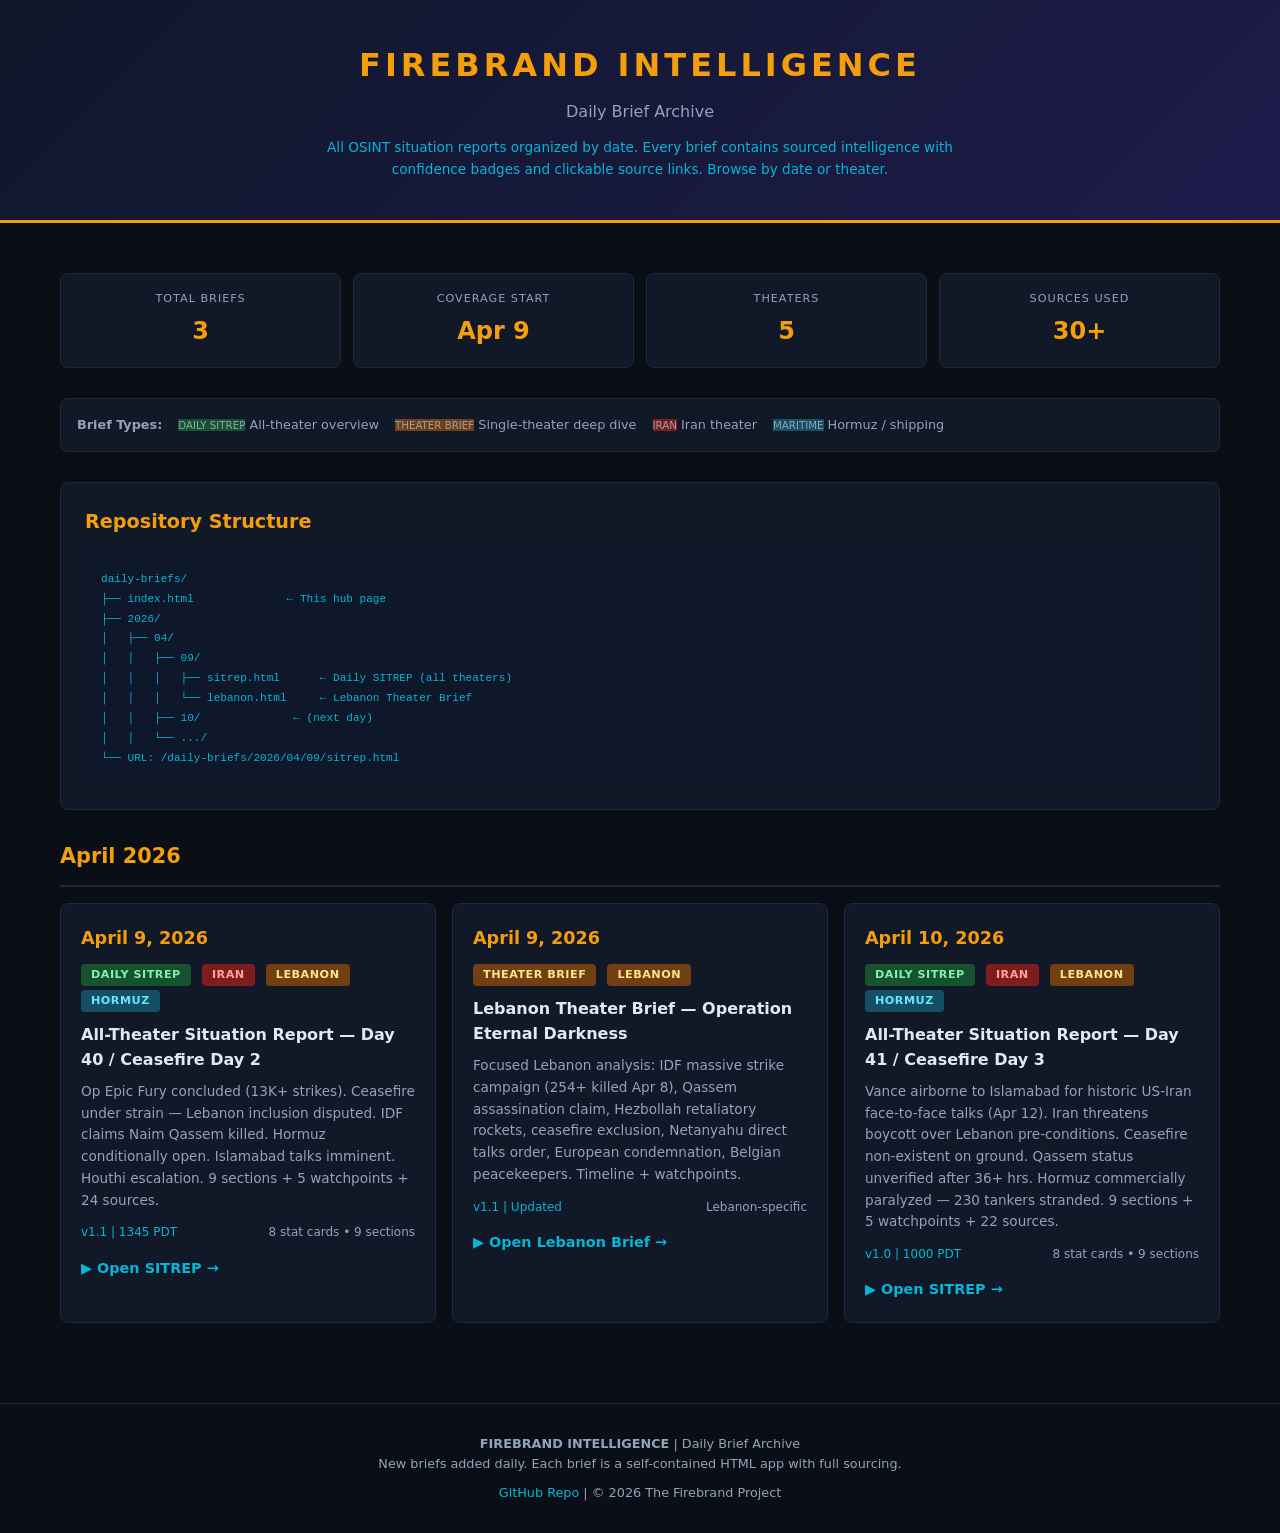
<file: index.html>
<!DOCTYPE html>
<html lang="en">
<head>
<meta charset="UTF-8">
<meta name="viewport" content="width=device-width, initial-scale=1.0">
<title>Daily Brief Archive | Firebrand Intelligence</title>
<style>
:root{--bg:#0a0e17;--card:#111827;--border:#1e293b;--accent:#f59e0b;--red:#ef4444;--green:#22c55e;--blue:#3b82f6;--cyan:#06b6d4;--purple:#a855f7;--text:#e2e8f0;--muted:#94a3b8}
*{margin:0;padding:0;box-sizing:border-box}
body{background:var(--bg);color:var(--text);font-family:'Segoe UI',system-ui,sans-serif;line-height:1.6}
.container{max-width:1200px;margin:0 auto;padding:20px}
header{background:linear-gradient(135deg,#0f172a,#1e1b4b);border-bottom:3px solid var(--accent);padding:40px 30px;margin-bottom:30px;text-align:center}
header h1{font-size:2em;color:var(--accent);text-transform:uppercase;letter-spacing:4px}
header .subtitle{color:var(--muted);font-size:1em;margin-top:8px}
header .desc{color:var(--cyan);font-size:0.85em;margin-top:12px;max-width:700px;margin-left:auto;margin-right:auto}
.structure-box{background:var(--card);border:1px solid var(--border);border-radius:8px;padding:24px;margin-bottom:30px}
.structure-box h2{color:var(--accent);margin-bottom:16px;font-size:1.2em}
.structure-box pre{background:#0f172a;padding:16px;border-radius:6px;color:var(--cyan);font-size:0.85em;overflow-x:auto;line-height:1.8}
.month-section{margin-bottom:30px}
.month-section h2{color:var(--accent);font-size:1.3em;padding-bottom:12px;border-bottom:2px solid var(--border);margin-bottom:16px}
.brief-grid{display:grid;grid-template-columns:repeat(auto-fill,minmax(350px,1fr));gap:16px}
.brief-card{background:var(--card);border:1px solid var(--border);border-radius:8px;padding:20px;transition:all 0.2s;position:relative;overflow:hidden}
.brief-card:hover{border-color:var(--accent);transform:translateY(-2px);box-shadow:0 4px 20px rgba(245,158,11,0.1)}
.brief-card .date{color:var(--accent);font-size:1.1em;font-weight:700;margin-bottom:8px}
.brief-card .type-tag{display:inline-block;padding:2px 10px;border-radius:4px;font-size:0.7em;font-weight:700;text-transform:uppercase;letter-spacing:0.5px;margin-right:6px}
.tag-sitrep{background:#14532d;color:#86efac}
.tag-theater{background:#713f12;color:#fde68a}
.tag-iran{background:#7f1d1d;color:#fca5a5}
.tag-maritime{background:#164e63;color:#67e8f9}
.brief-card .title{font-size:1em;font-weight:600;margin-bottom:8px}
.brief-card .summary{color:var(--muted);font-size:0.85em;margin-bottom:12px}
.brief-card .meta{display:flex;justify-content:space-between;align-items:center;font-size:0.75em;color:var(--muted)}
.brief-card .version{color:var(--cyan)}
.brief-card a{color:var(--cyan);text-decoration:none;font-weight:600;font-size:0.9em}
.brief-card a:hover{color:#fff;text-decoration:underline}
.stats-bar{display:grid;grid-template-columns:repeat(auto-fit,minmax(160px,1fr));gap:12px;margin-bottom:30px}
.stat{background:var(--card);border:1px solid var(--border);border-radius:8px;padding:16px;text-align:center}
.stat .label{color:var(--muted);font-size:0.7em;text-transform:uppercase;letter-spacing:1px}
.stat .value{font-size:1.5em;font-weight:700;color:var(--accent);margin-top:4px}
.legend{background:var(--card);border:1px solid var(--border);border-radius:8px;padding:16px;margin-bottom:30px;display:flex;gap:16px;flex-wrap:wrap;align-items:center}
.legend span{font-size:0.8em;color:var(--muted)}
footer{text-align:center;padding:30px;color:var(--muted);font-size:0.8em;border-top:1px solid var(--border);margin-top:30px}
footer a{color:var(--cyan);text-decoration:none}
</style>
</head>
<body>
<header>
<h1>FIREBRAND INTELLIGENCE</h1>
<div class="subtitle">Daily Brief Archive</div>
<div class="desc">All OSINT situation reports organized by date. Every brief contains sourced intelligence with confidence badges and clickable source links. Browse by date or theater.</div>
</header>
<div class="container">

<div class="stats-bar">
<div class="stat"><div class="label">Total Briefs</div><div class="value">3</div></div>
<div class="stat"><div class="label">Coverage Start</div><div class="value">Apr 9</div></div>
<div class="stat"><div class="label">Theaters</div><div class="value">5</div></div>
<div class="stat"><div class="label">Sources Used</div><div class="value">30+</div></div>
</div>

<div class="legend">
<span><strong>Brief Types:</strong></span>
<span><span class="type-tag tag-sitrep">DAILY SITREP</span> All-theater overview</span>
<span><span class="type-tag tag-theater">THEATER BRIEF</span> Single-theater deep dive</span>
<span><span class="type-tag tag-iran">IRAN</span> Iran theater</span>
<span><span class="type-tag tag-maritime">MARITIME</span> Hormuz / shipping</span>
</div>

<div class="structure-box">
<h2>Repository Structure</h2>
<pre>daily-briefs/
&#9500;&#9472;&#9472; index.html              &larr; This hub page
&#9500;&#9472;&#9472; 2026/
&#9474;   &#9500;&#9472;&#9472; 04/
&#9474;   &#9474;   &#9500;&#9472;&#9472; 09/
&#9474;   &#9474;   &#9474;   &#9500;&#9472;&#9472; sitrep.html      &larr; Daily SITREP (all theaters)
&#9474;   &#9474;   &#9474;   &#9492;&#9472;&#9472; lebanon.html     &larr; Lebanon Theater Brief
&#9474;   &#9474;   &#9500;&#9472;&#9472; 10/              &larr; (next day)
&#9474;   &#9474;   &#9492;&#9472;&#9472; .../
&#9492;&#9472;&#9472; URL: /daily-briefs/2026/04/09/sitrep.html</pre>
</div>

<!-- APRIL 2026 -->
<div class="month-section">
<h2>April 2026</h2>
<div class="brief-grid">

<div class="brief-card">
<div class="date">April 9, 2026</div>
<span class="type-tag tag-sitrep">DAILY SITREP</span>
<span class="type-tag tag-iran">IRAN</span>
<span class="type-tag tag-theater">LEBANON</span>
<span class="type-tag tag-maritime">HORMUZ</span>
<div class="title" style="margin-top:10px">All-Theater Situation Report &mdash; Day 40 / Ceasefire Day 2</div>
<div class="summary">Op Epic Fury concluded (13K+ strikes). Ceasefire under strain &mdash; Lebanon inclusion disputed. IDF claims Naim Qassem killed. Hormuz conditionally open. Islamabad talks imminent. Houthi escalation. 9 sections + 5 watchpoints + 24 sources.</div>
<div class="meta">
<span class="version">v1.1 | 1345 PDT</span>
<span>8 stat cards &bull; 9 sections</span>
</div>
<div style="margin-top:12px">
<a href="2026/04/09/sitrep.html">&#9654; Open SITREP &rarr;</a>
</div>
</div>

<div class="brief-card">
<div class="date">April 9, 2026</div>
<span class="type-tag tag-theater">THEATER BRIEF</span>
<span class="type-tag" style="background:#713f12;color:#fde68a">LEBANON</span>
<div class="title" style="margin-top:10px">Lebanon Theater Brief &mdash; Operation Eternal Darkness</div>
<div class="summary">Focused Lebanon analysis: IDF massive strike campaign (254+ killed Apr 8), Qassem assassination claim, Hezbollah retaliatory rockets, ceasefire exclusion, Netanyahu direct talks order, European condemnation, Belgian peacekeepers. Timeline + watchpoints.</div>
<div class="meta">
<span class="version">v1.1 | Updated</span>
<span>Lebanon-specific</span>
</div>
<div style="margin-top:12px">
<a href="2026/04/09/lebanon.html">&#9654; Open Lebanon Brief &rarr;</a>
</div>
</div>

      <div class="brief-card">
      <div class="date">April 10, 2026</div>
      <span class="type-tag tag-sitrep">DAILY SITREP</span>
      <span class="type-tag tag-iran">IRAN</span>
      <span class="type-tag tag-theater">LEBANON</span>
      <span class="type-tag tag-maritime">HORMUZ</span>
      <div class="title" style="margin-top:10px">All-Theater Situation Report &mdash; Day 41 / Ceasefire Day 3</div>
      <div class="summary">Vance airborne to Islamabad for historic US-Iran face-to-face talks (Apr 12). Iran threatens boycott over Lebanon pre-conditions. Ceasefire non-existent on ground. Qassem status unverified after 36+ hrs. Hormuz commercially paralyzed &mdash; 230 tankers stranded. 9 sections + 5 watchpoints + 22 sources.</div>
      <div class="meta">
        <span class="version">v1.0 | 1000 PDT</span>
        <span>8 stat cards &bull; 9 sections</span>
      </div>
      <div style="margin-top:12px">
        <a href="2026/04/10/sitrep.html">&#9654; Open SITREP &rarr;</a>
      </div>
    </div>

</div>
</div>

</div>
<footer>
<p><strong>FIREBRAND INTELLIGENCE</strong> | Daily Brief Archive</p>
<p>New briefs added daily. Each brief is a self-contained HTML app with full sourcing.</p>
<p style="margin-top:8px"><a href="https://github.com/firebrandproject/daily-briefs">GitHub Repo</a> | &copy; 2026 The Firebrand Project</p>
</footer>
</body>
</html>
</file>
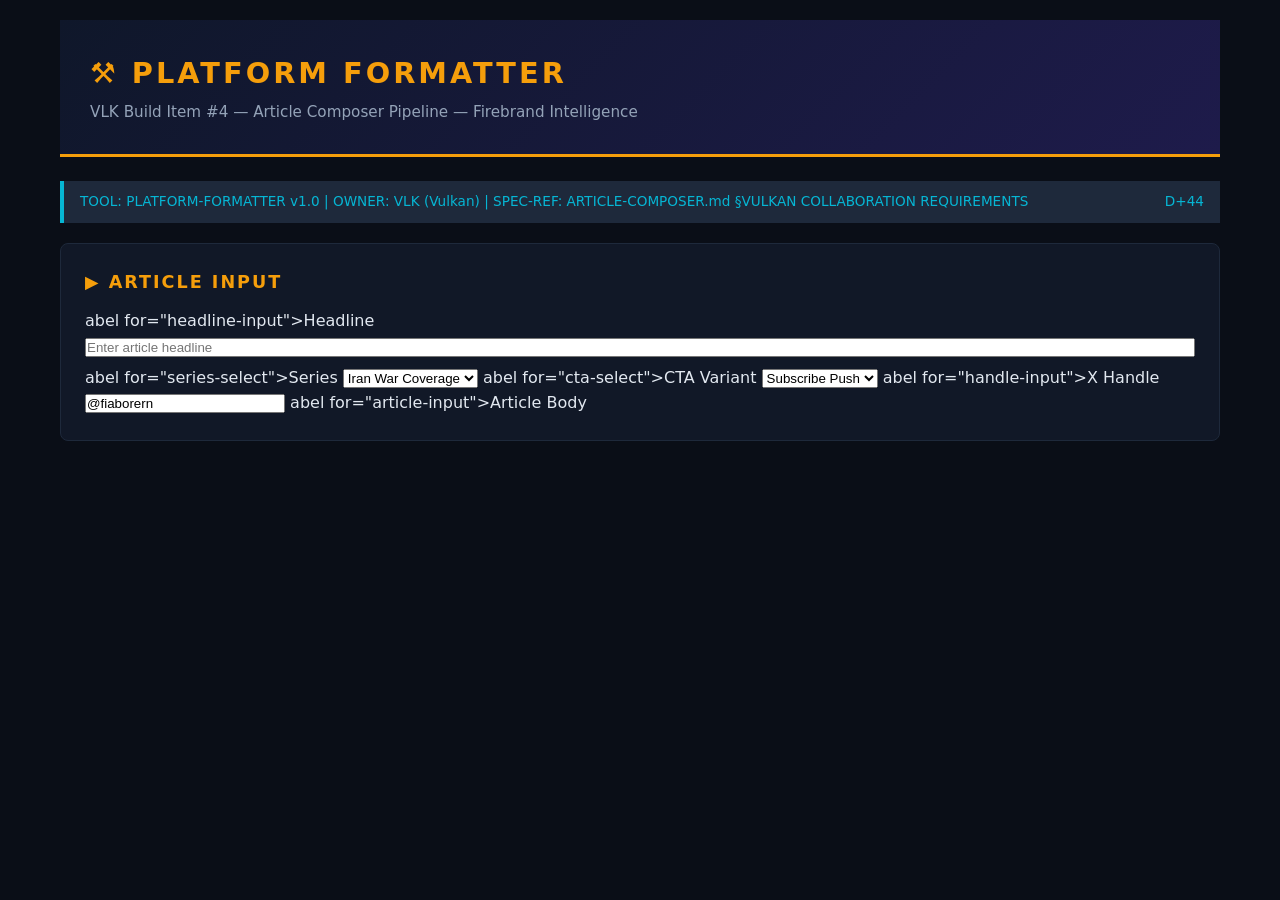
<file: tools/platform-formatter.html>
<!DOCTYPE html>
<html lang="en">
<head>
<meta charset="UTF-8">
<meta name="viewport" content="width=device-width, initial-scale=1.0">
<title>Platform Formatter | Firebrand Intelligence Tools | VLK</title>
<style>
  :root {
    --bg: #0a0e17;
    --card: #111827;
    --border: #1e293b;
    --accent: #f59e0b;
    --red: #ef4444;
    --green: #22c55e;
    --blue: #3b82f6;
    --cyan: #06b6d4;
    --purple: #a855f7;
    --text: #e2e8f0;
    --muted: #94a3b8;
  }

  * { margin: 0; padding: 0; box-sizing: border-box; }

  body {
    background: var(--bg);
    color: var(--text);
    font-family: 'Segoe UI', system-ui, sans-serif;
    line-height: 1.6;
  }

  .container { max-width: 1200px; margin: 0 auto; padding: 20px; }

  header {
    background: linear-gradient(135deg, #0f172a, #1e1b4b);
    border-bottom: 3px solid var(--accent);
    padding: 30px;
    margin-bottom: 24px;
  }

  header h1 {
    font-size: 1.8em;
    color: var(--accent);
    text-transform: uppercase;
    letter-spacing: 3px;
  }

  header .subtitle {
    color: var(--muted);
    font-size: 0.95em;
    margin-top: 4px;
  }

  .update-bar {
    background: #1e293b;
    border-left: 4px solid var(--cyan);
    padding: 10px 16px;
    margin-bottom: 20px;
    font-size: 0.85em;
    color: var(--cyan);
    display: flex;
    justify-content: space-between;
    align-items: center;
  }

  /* Input Section */
  .input-section {
    background: var(--card);
    border: 1px solid var(--border);
    border-radius: 8px;
    padding: 24px;
    margin-bottom: 24px;
  }

  .input-section h2 {
    color: var(--accent);
    margin-bottom: 12px;
    font-size: 1.1em;
    text-transform: uppercase;
    letter-spacing: 2px;
  }

  .input-section label {
    display: block;
    color: var(--muted);
    font-size: 0.85em;
    text-transform: uppercase;
    letter-spacing: 1px;
    margin-bottom: 6px;
    margin-top: 16px;
  }

  .input-section label:first-of-type { margin-top: 0; }

  #article-input {
    width: 100%;
    min-height: 300px;
    background: var(--bg);
    border: 1px solid var(--border);
    border-radius: 4px;
    color: var(--text);
    font-family: 'Segoe UI', system-ui, sans-serif;
    font-size: 0.95em;
    padding: 16px;
    resize: vertical;
    line-height: 1.7;
  }

  #article-input:focus {
    outline: none;
    border-color: var(--accent);
  }

  #article-input::placeholder { color: #4a5568; }

  .controls {
    display: flex;
    gap: 12px;
    margin-top: 16px;
    flex-wrap: wrap;
    align-items: center;
  }

  .controls select, .controls input {
    background: var(--bg);
    border: 1px solid var(--border);
    color: var(--text);
    padding: 10px 14px;
    border-radius: 4px;
    font-size: 0.9em;
    font-family: inherit;
  }

  .controls select:focus, .controls input:focus {
    outline: none;
    border-color: var(--accent);
  }

  button.primary {
    background: linear-gradient(135deg, #b45309, #d97706);
    color: #fff;
    border: none;
    padding: 12px 28px;
    border-radius: 4px;
    font-size: 0.95em;
    font-weight: 700;
    text-transform: uppercase;
    letter-spacing: 2px;
    cursor: pointer;
    transition: all 0.2s;
  }

  button.primary:hover {
    background: linear-gradient(135deg, #d97706, #f59e0b);
    transform: translateY(-1px);
  }

  button.secondary {
    background: transparent;
    color: var(--accent);
    border: 1px solid var(--accent);
    padding: 10px 20px;
    border-radius: 4px;
    font-size: 0.85em;
    font-weight: 600;
    text-transform: uppercase;
    letter-spacing: 1px;
    cursor: pointer;
    transition: all 0.2s;
  }

  button.secondary:hover {
    background: rgba(245, 158, 11, 0.1);
  }

  /* Output Section */
  .output-panels {
    display: grid;
    grid-template-columns: 1fr 1fr;
    gap: 20px;
    margin-bottom: 24px;
  }

  @media (max-width: 900px) {
    .output-panels { grid-template-columns: 1fr; }
  }

  .output-panel {
    background: var(--card);
    border: 1px solid var(--border);
    border-radius: 8px;
    overflow: hidden;
  }

  .panel-header {
    display: flex;
    justify-content: space-between;
    align-items: center;
    padding: 14px 20px;
    border-bottom: 1px solid var(--border);
  }

  .panel-header h3 {
    font-size: 0.9em;
    text-transform: uppercase;
    letter-spacing: 2px;
  }

  .panel-header.substack h3 { color: var(--accent); }
  .panel-header.x-thread h3 { color: var(--cyan); }

  .panel-header button {
    background: transparent;
    border: 1px solid var(--border);
    color: var(--muted);
    padding: 6px 12px;
    border-radius: 4px;
    font-size: 0.75em;
    text-transform: uppercase;
    letter-spacing: 1px;
    cursor: pointer;
    transition: all 0.2s;
  }

  .panel-header button:hover {
    border-color: var(--accent);
    color: var(--accent);
  }

  .panel-body {
    padding: 20px;
    max-height: 600px;
    overflow-y: auto;
  }

  .panel-body pre {
    white-space: pre-wrap;
    word-wrap: break-word;
    font-family: 'Cascadia Code', 'Fira Code', monospace;
    font-size: 0.82em;
    color: var(--text);
    line-height: 1.6;
  }

  /* Preview panel */
  .preview-section {
    background: var(--card);
    border: 1px solid var(--border);
    border-radius: 8px;
    overflow: hidden;
    margin-bottom: 24px;
  }

  .preview-header {
    padding: 14px 20px;
    border-bottom: 1px solid var(--border);
    display: flex;
    justify-content: space-between;
    align-items: center;
  }

  .preview-header h3 {
    color: var(--green);
    font-size: 0.9em;
    text-transform: uppercase;
    letter-spacing: 2px;
  }

  .preview-body {
    padding: 30px 40px;
    background: #fff;
    color: #1a1a1a;
    font-family: 'Charter', 'Georgia', serif;
    line-height: 1.8;
    max-height: 600px;
    overflow-y: auto;
  }

  .preview-body h2 {
    font-size: 1.4em;
    margin: 1.5em 0 0.5em;
    color: #111;
  }

  .preview-body p {
    margin-bottom: 1em;
    font-size: 1.05em;
  }

  .preview-body blockquote {
    border-left: 3px solid #d97706;
    padding-left: 16px;
    margin: 1.2em 0;
    color: #444;
    font-style: italic;
  }

  /* X Thread preview */
  .x-preview {
    padding: 20px;
  }

  .tweet-card {
    background: var(--bg);
    border: 1px solid var(--border);
    border-radius: 12px;
    padding: 16px;
    margin-bottom: 12px;
  }

  .tweet-card .tweet-meta {
    display: flex;
    align-items: center;
    gap: 8px;
    margin-bottom: 8px;
  }

  .tweet-card .avatar {
    width: 40px;
    height: 40px;
    border-radius: 50%;
    background: linear-gradient(135deg, var(--accent), var(--red));
    display: flex;
    align-items: center;
    justify-content: center;
    font-weight: 700;
    font-size: 0.9em;
    color: #fff;
  }

  .tweet-card .handle {
    color: var(--muted);
    font-size: 0.85em;
  }

  .tweet-card .handle strong {
    color: var(--text);
  }

  .tweet-card .tweet-text {
    font-size: 0.95em;
    line-height: 1.5;
  }

  .tweet-card .char-count {
    text-align: right;
    font-size: 0.75em;
    color: var(--muted);
    margin-top: 8px;
  }

  .tweet-card .char-count.over { color: var(--red); }

  .thread-line {
    width: 2px;
    height: 12px;
    background: var(--border);
    margin-left: 19px;
  }

  /* Status */
  .status-bar {
    background: var(--card);
    border: 1px solid var(--border);
    border-radius: 8px;
    padding: 12px 20px;
    margin-bottom: 24px;
    display: flex;
    gap: 24px;
    font-size: 0.8em;
    color: var(--muted);
    text-transform: uppercase;
    letter-spacing: 1px;
  }

  .status-bar .stat-value { color: var(--text); font-weight: 700; }
  .status-bar .stat-value.ok { color: var(--green); }
  .status-bar .stat-value.warn { color: var(--accent); }
  .status-bar .stat-value.bad { color: var(--red); }

  /* Tabs */
  .tab-bar {
    display: flex;
    gap: 0;
    margin-bottom: 0;
  }

  .tab-bar button {
    background: var(--bg);
    border: 1px solid var(--border);
    border-bottom: none;
    color: var(--muted);
    padding: 10px 20px;
    font-size: 0.8em;
    text-transform: uppercase;
    letter-spacing: 1px;
    cursor: pointer;
    border-radius: 4px 4px 0 0;
    transition: all 0.2s;
  }

  .tab-bar button.active {
    background: var(--card);
    color: var(--accent);
    border-color: var(--accent);
  }

  footer {
    text-align: center;
    padding: 20px;
    color: var(--muted);
    font-size: 0.75em;
    text-transform: uppercase;
    letter-spacing: 1px;
    border-top: 1px solid var(--border);
  }

  footer span.vlk { color: var(--accent); }
</style>
</head>
<body>
<div class="container">

  <header>
    <h1>⚒ Platform Formatter</h1>
    <div class="subtitle">VLK Build Item #4 — Article Composer Pipeline — Firebrand Intelligence</div>
  </header>

  <div class="update-bar">
    <span>TOOL: PLATFORM-FORMATTER v1.0 | OWNER: VLK (Vulkan) | SPEC-REF: ARTICLE-COMPOSER.md §VULKAN COLLABORATION REQUIREMENTS</span>
    <span>D+44</span>
  </div>

  <!-- INPUT -->
  <div class="input-section">
    <h2>▶ Article Input</h2>

    abel for="headline-input">Headline</label>
    <input type="text" id="headline-input" placeholder="Enter article headline" style="width:100%; margin-bottom: 8px;">

    abel for="series-select">Series</label>
    <select id="series-select">
      <option value="iran-war">Iran War Coverage</option>
      <option value="under-fire">Under Fire</option>
      <option value="deep-dives">Deep Dives</option>
      <option value="kushner-files">The Kushner Files</option>
      <option value="dialogue">Dialogue</option>
      <option value="global-wars">Global Wars</option>
      <option value="friday-rant">Friday Rant</option>
    </select>

    abel for="cta-select">CTA Variant</label>
    <select id="cta-select">
      <option value="1">Subscribe Push</option>
      <option value="2">Share Push</option>
      <option value="3">Receipt Drop</option>
      <option value="4">Series Hook</option>
      <option value="5">Engagement</option>
    </select>

    abel for="handle-input">X Handle</label>
    <input type="text" id="handle-input" value="@fiaborern" placeholder="@handle" style="width: 200px;">

    abel for="article-input">Article Body</label>
    <textarea id="article-input" placeholder="Paste your composed article here.&#10;
</file>
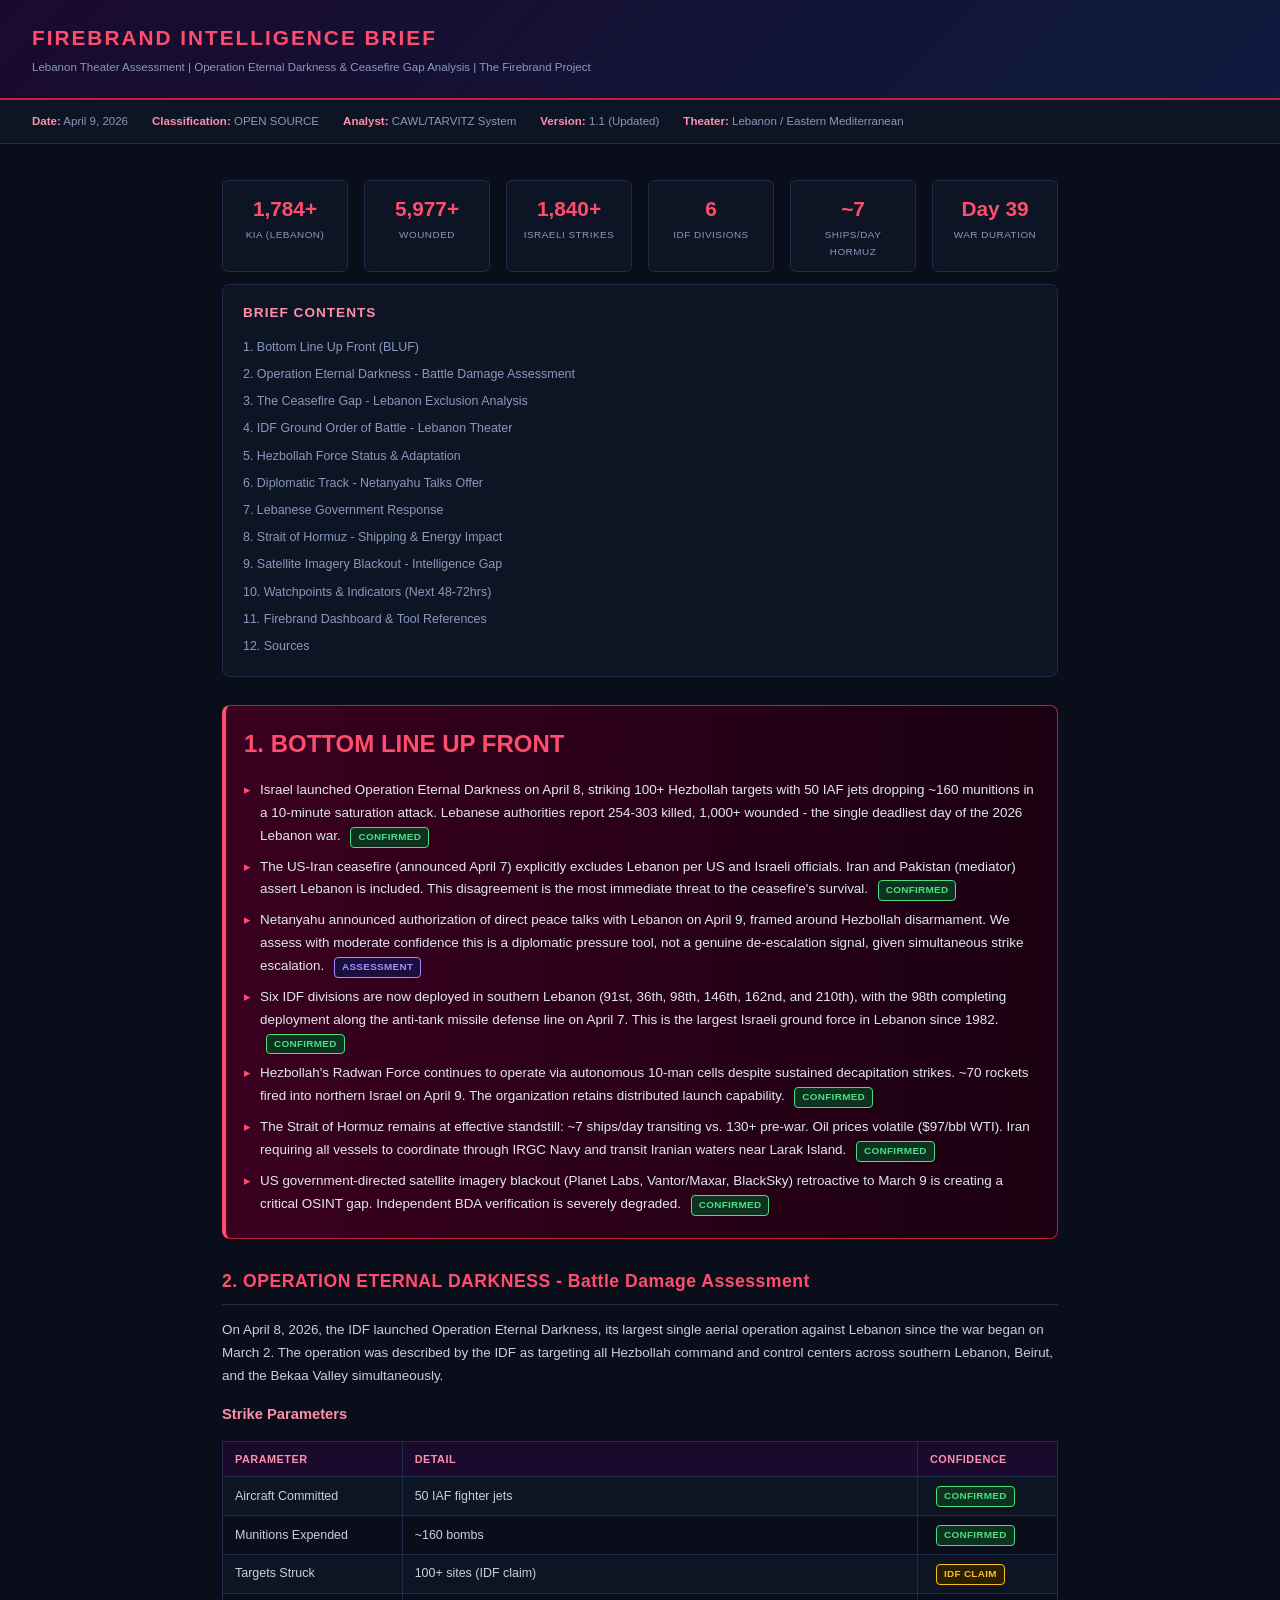
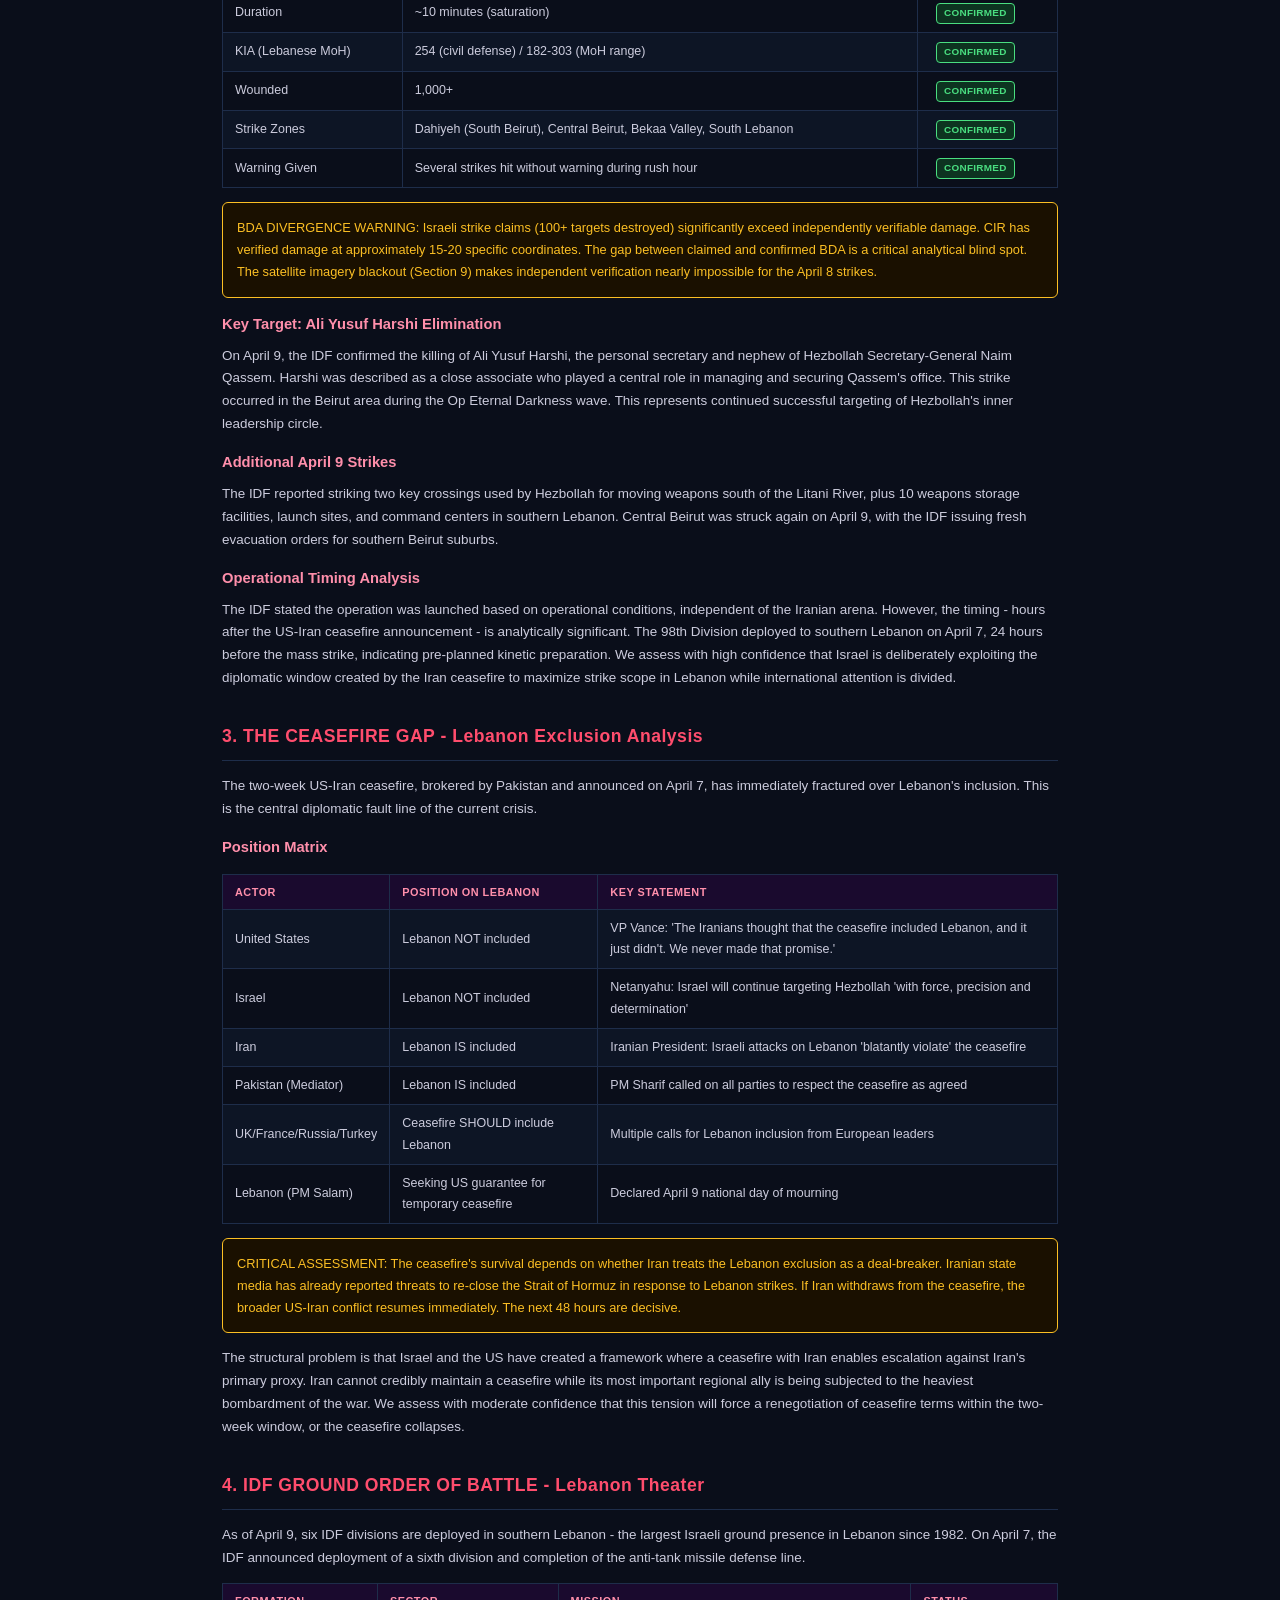
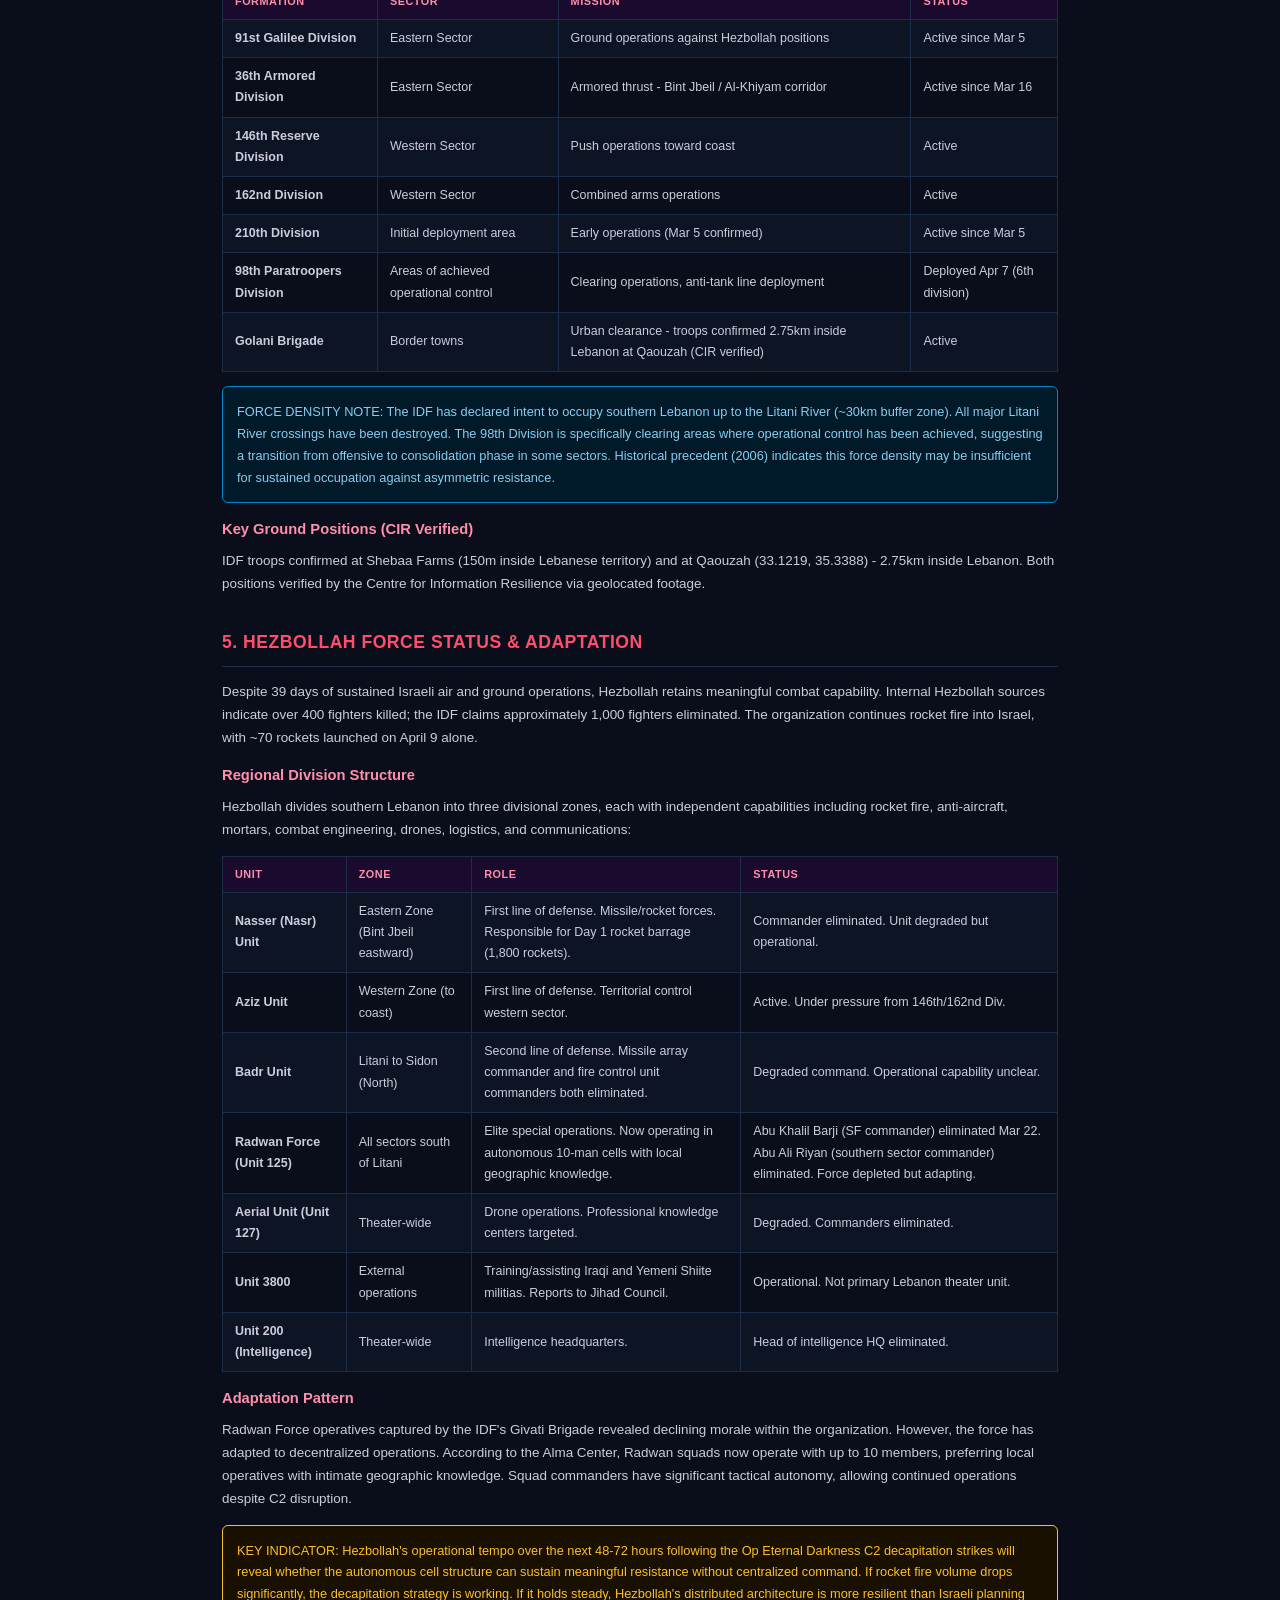
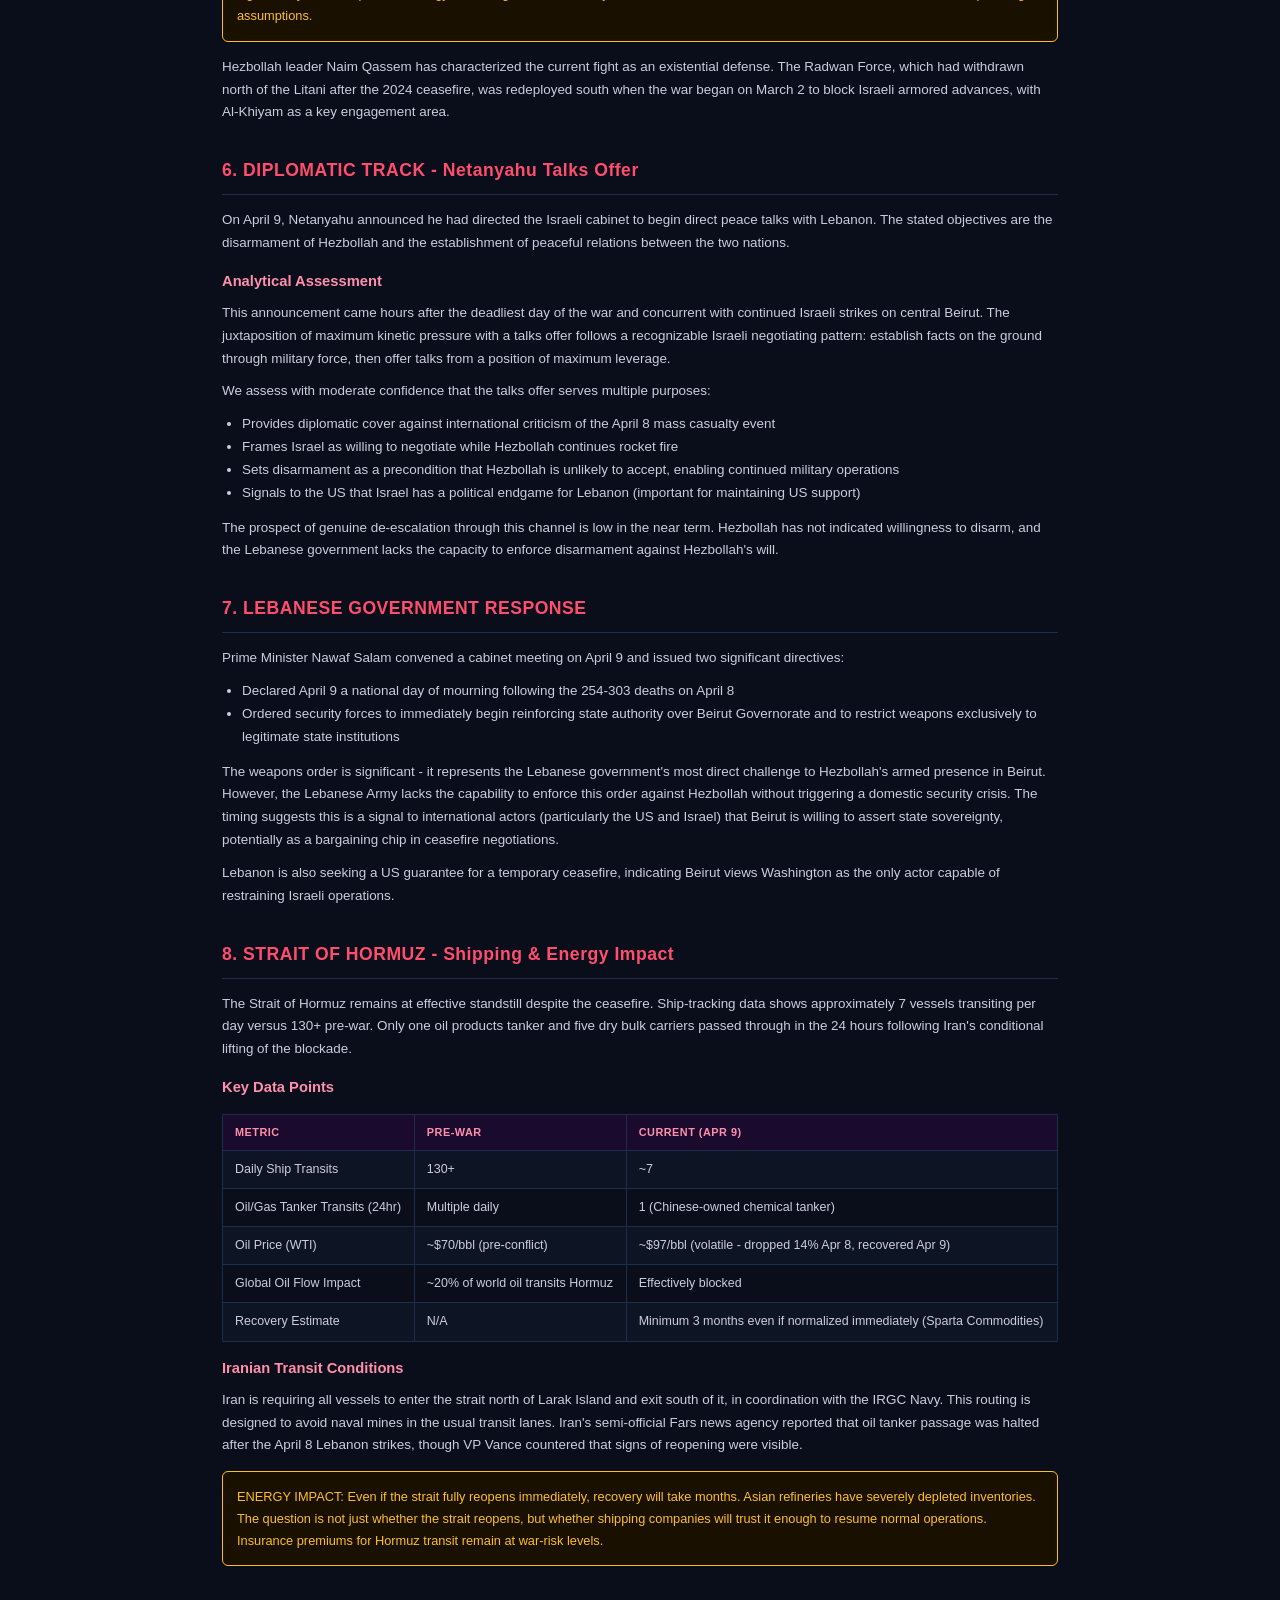
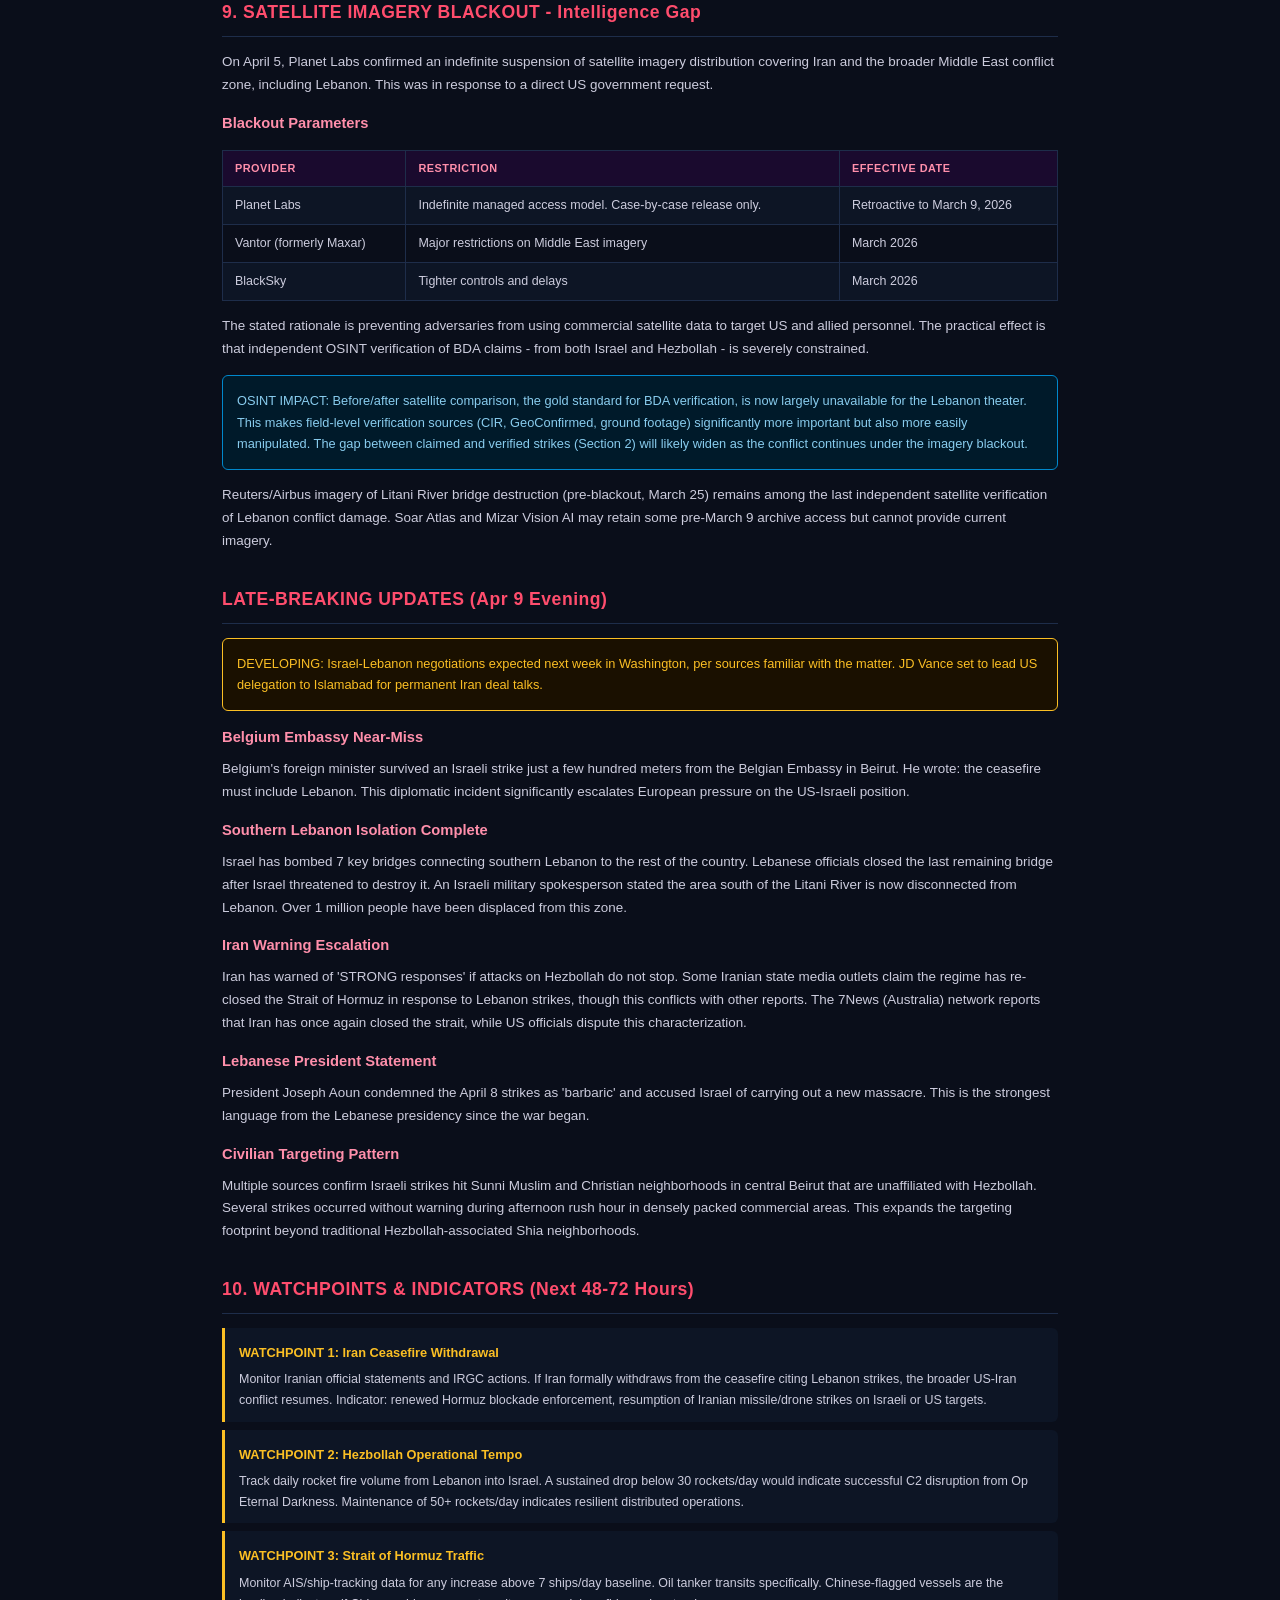
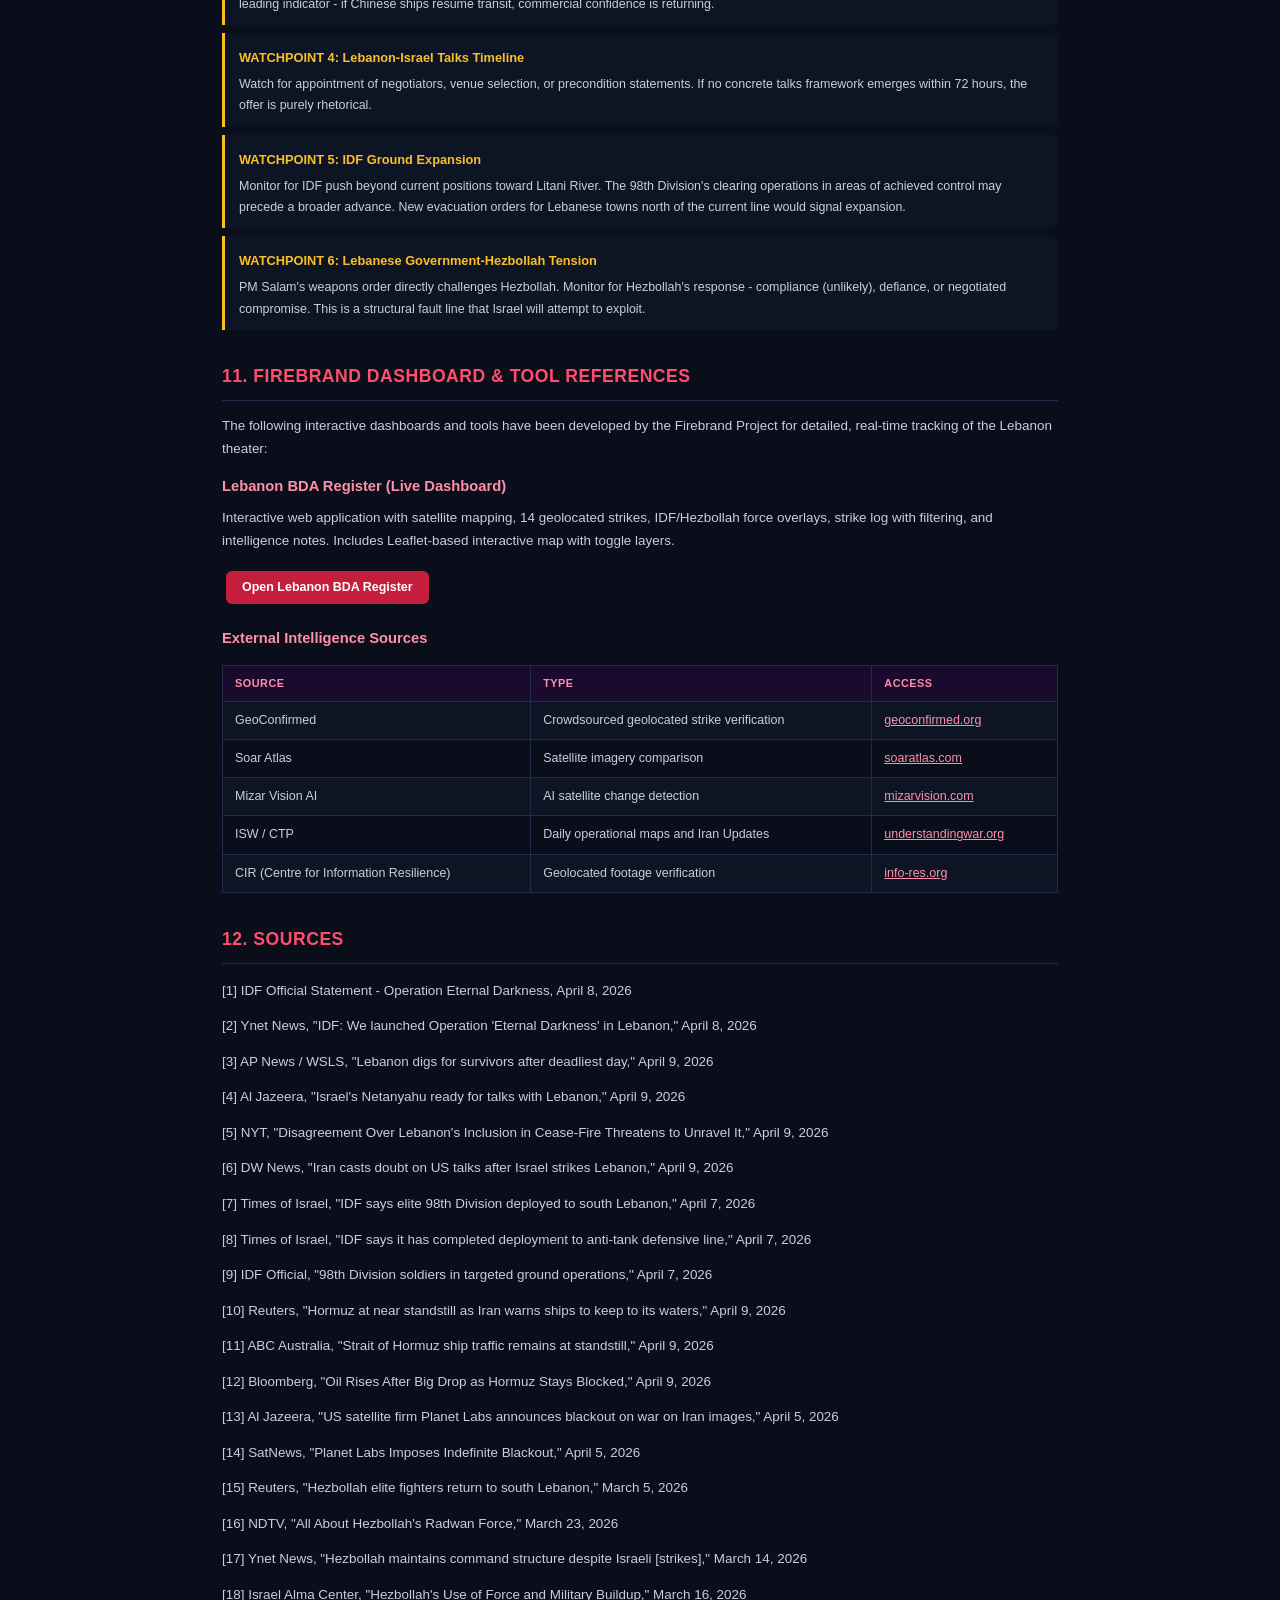
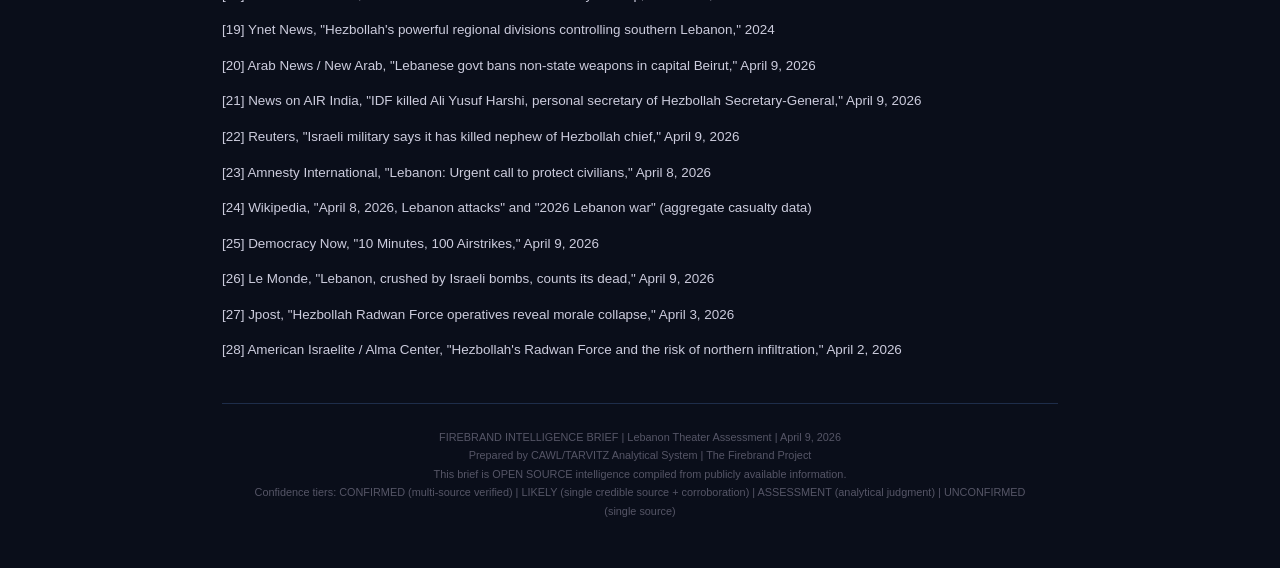
<file: 2026/04/09/lebanon.html>
<!DOCTYPE html>
<html lang="en">
<head>
<meta charset="UTF-8">
<meta name="viewport" content="width=device-width, initial-scale=1.0">
<title>Lebanon Theater Brief | Firebrand Intelligence | April 9, 2026</title>
<style>
*{margin:0;padding:0;box-sizing:border-box}
body{background:#0a0e1a;color:#e0e6f0;font-family:'Segoe UI',sans-serif;line-height:1.7}
.header{background:linear-gradient(135deg,#1a0a2e,#0d1b3e);border-bottom:2px solid #c41e3a;padding:20px 32px;position:sticky;top:0;z-index:1000}
.header h1{font-size:1.3rem;color:#ff4d6d;letter-spacing:2px;font-weight:700}
.header p{font-size:.72rem;color:#8899bb;margin-top:3px}
.brief-meta{display:flex;gap:24px;padding:12px 32px;background:#0d1525;border-bottom:1px solid #1e2d4a;flex-wrap:wrap}
.meta-item{font-size:.72rem;color:#8899bb}
.meta-item span{color:#ff8fab;font-weight:600}
.container{max-width:900px;margin:0 auto;padding:24px 32px}
.toc{background:#0d1525;border:1px solid #1e2d4a;border-radius:8px;padding:16px 20px;margin-bottom:28px}
.toc h3{color:#ff8fab;font-size:.85rem;margin-bottom:10px;text-transform:uppercase;letter-spacing:1px}
.toc a{display:block;color:#8899bb;text-decoration:none;font-size:.78rem;padding:3px 0;transition:color .2s}
.toc a:hover{color:#ff4d6d}
.section{margin-bottom:32px}
.section h2{color:#ff4d6d;font-size:1.1rem;border-bottom:1px solid #1e2d4a;padding-bottom:8px;margin-bottom:14px;letter-spacing:.5px}
.section h3{color:#ff8fab;font-size:.92rem;margin:14px 0 8px}
.section p{font-size:.84rem;color:#ccd;margin-bottom:10px}
.bluf{background:linear-gradient(90deg,#3a0020,#1a0010);border:1px solid #c41e3a;border-left:4px solid #ff4d6d;border-radius:8px;padding:18px;margin-bottom:28px}
.bluf h2{color:#ff4d6d;border:none;padding:0;margin-bottom:10px}
.bluf ul{list-style:none;padding:0}
.bluf li{font-size:.84rem;color:#e0e6f0;padding:4px 0;padding-left:16px;position:relative}
.bluf li::before{content:'\25B8';position:absolute;left:0;color:#ff4d6d}
.conf-badge{display:inline-block;padding:1px 7px;border-radius:4px;font-size:.62rem;font-weight:700;letter-spacing:.3px;margin-left:6px}
.conf{background:#0d3320;color:#4ade80;border:1px solid #4ade80}
.likely{background:#2a1f00;color:#fbbf24;border:1px solid #fbbf24}
.assess{background:#1a1040;color:#a78bfa;border:1px solid #a78bfa}
.warning-box{background:#1a1000;border:1px solid #fbbf24;border-radius:6px;padding:14px;margin:14px 0;font-size:.8rem;color:#fbbf24}
.info-box{background:#001a2a;border:1px solid #0088cc;border-radius:6px;padding:14px;margin:14px 0;font-size:.8rem;color:#88ccee}
.data-table{width:100%;border-collapse:collapse;margin:14px 0;font-size:.78rem}
.data-table th{background:#1a0a2e;color:#ff8fab;padding:8px 12px;text-align:left;border:1px solid #1e2d4a;font-weight:600;text-transform:uppercase;font-size:.68rem;letter-spacing:.5px}
.data-table td{padding:8px 12px;border:1px solid #1e2d4a;color:#ccd}
.data-table tr:nth-child(even){background:#0d1525}
.unit-idf{color:#00bfff;font-weight:600}
.unit-hzb{color:#4ade80;font-weight:600}
.dashboard-link{display:inline-block;background:#c41e3a;color:#fff;padding:6px 16px;border-radius:6px;text-decoration:none;font-size:.78rem;font-weight:600;margin:8px 4px;transition:background .2s}
.dashboard-link:hover{background:#ff4d6d}
.source-list{font-size:.72rem;color:#8899bb;line-height:1.9}
.source-list a{color:#8899bb;text-decoration:underline}
.source-list a:hover{color:#ff8fab}
.watchpoint{background:#0d1525;border-left:3px solid #fbbf24;padding:10px 14px;margin:8px 0;border-radius:0 6px 6px 0}
.watchpoint strong{color:#fbbf24;font-size:.8rem}
.watchpoint p{font-size:.78rem;color:#ccd;margin:4px 0 0}
.footer{text-align:center;padding:24px;font-size:.68rem;color:#556;border-top:1px solid #1e2d4a;margin-top:40px}
.stat-row{display:flex;gap:16px;flex-wrap:wrap;margin:12px 0}
.stat-box{background:#0d1525;border:1px solid #1e2d4a;border-radius:6px;padding:10px 16px;text-align:center;flex:1;min-width:100px}
.stat-box .num{font-size:1.3rem;font-weight:700;color:#ff4d6d}
.stat-box .label{font-size:.62rem;color:#8899bb;text-transform:uppercase;letter-spacing:.5px}
</style>
</head>
<body>

  <div class="header">
<h1>FIREBRAND INTELLIGENCE BRIEF</h1>
<p>Lebanon Theater Assessment | Operation Eternal Darkness & Ceasefire Gap Analysis | The Firebrand Project</p>
</div>

<div class="brief-meta">
<div class="meta-item"><span>Date:</span> April 9, 2026</div>
<div class="meta-item"><span>Classification:</span> OPEN SOURCE</div>
<div class="meta-item"><span>Analyst:</span> CAWL/TARVITZ System</div>
<div class="meta-item"><span>Version:</span> 1.1 (Updated)</div>
<div class="meta-item"><span>Theater:</span> Lebanon / Eastern Mediterranean</div>
</div>

<div class="container">

<div class="stat-row">
<div class="stat-box"><div class="num">1,784+</div><div class="label">KIA (Lebanon)</div></div>
<div class="stat-box"><div class="num">5,977+</div><div class="label">Wounded</div></div>
<div class="stat-box"><div class="num">1,840+</div><div class="label">Israeli Strikes</div></div>
<div class="stat-box"><div class="num">6</div><div class="label">IDF Divisions</div></div>
<div class="stat-box"><div class="num">~7</div><div class="label">Ships/Day Hormuz</div></div>
<div class="stat-box"><div class="num">Day 39</div><div class="label">War Duration</div></div>
</div>

  <div class="toc">
<h3>Brief Contents</h3>
<a href="#bluf">1. Bottom Line Up Front (BLUF)</a>
<a href="#eternal-darkness">2. Operation Eternal Darkness - Battle Damage Assessment</a>
<a href="#ceasefire">3. The Ceasefire Gap - Lebanon Exclusion Analysis</a>
<a href="#idf-oob">4. IDF Ground Order of Battle - Lebanon Theater</a>
<a href="#hzb-oob">5. Hezbollah Force Status & Adaptation</a>
<a href="#diplomatic">6. Diplomatic Track - Netanyahu Talks Offer</a>
<a href="#lebanese-govt">7. Lebanese Government Response</a>
<a href="#hormuz">8. Strait of Hormuz - Shipping & Energy Impact</a>
<a href="#sat-blackout">9. Satellite Imagery Blackout - Intelligence Gap</a>
<a href="#watchpoints">10. Watchpoints & Indicators (Next 48-72hrs)</a>
<a href="#dashboards">11. Firebrand Dashboard & Tool References</a>
<a href="#sources">12. Sources</a>
</div>

  <div class="bluf" id="bluf">
<h2>1. BOTTOM LINE UP FRONT</h2>
<ul>
<li>Israel launched Operation Eternal Darkness on April 8, striking 100+ Hezbollah targets with 50 IAF jets dropping ~160 munitions in a 10-minute saturation attack. Lebanese authorities report 254-303 killed, 1,000+ wounded - the single deadliest day of the 2026 Lebanon war. <span class="conf-badge conf">CONFIRMED</span></li>
<li>The US-Iran ceasefire (announced April 7) explicitly excludes Lebanon per US and Israeli officials. Iran and Pakistan (mediator) assert Lebanon is included. This disagreement is the most immediate threat to the ceasefire's survival. <span class="conf-badge conf">CONFIRMED</span></li>
<li>Netanyahu announced authorization of direct peace talks with Lebanon on April 9, framed around Hezbollah disarmament. We assess with moderate confidence this is a diplomatic pressure tool, not a genuine de-escalation signal, given simultaneous strike escalation. <span class="conf-badge assess">ASSESSMENT</span></li>
<li>Six IDF divisions are now deployed in southern Lebanon (91st, 36th, 98th, 146th, 162nd, and 210th), with the 98th completing deployment along the anti-tank missile defense line on April 7. This is the largest Israeli ground force in Lebanon since 1982. <span class="conf-badge conf">CONFIRMED</span></li>
<li>Hezbollah's Radwan Force continues to operate via autonomous 10-man cells despite sustained decapitation strikes. ~70 rockets fired into northern Israel on April 9. The organization retains distributed launch capability. <span class="conf-badge conf">CONFIRMED</span></li>
<li>The Strait of Hormuz remains at effective standstill: ~7 ships/day transiting vs. 130+ pre-war. Oil prices volatile ($97/bbl WTI). Iran requiring all vessels to coordinate through IRGC Navy and transit Iranian waters near Larak Island. <span class="conf-badge conf">CONFIRMED</span></li>
<li>US government-directed satellite imagery blackout (Planet Labs, Vantor/Maxar, BlackSky) retroactive to March 9 is creating a critical OSINT gap. Independent BDA verification is severely degraded. <span class="conf-badge conf">CONFIRMED</span></li>
</ul>
</div>

  <div class="section" id="eternal-darkness">
<h2>2. OPERATION ETERNAL DARKNESS - Battle Damage Assessment</h2>
<p>On April 8, 2026, the IDF launched Operation Eternal Darkness, its largest single aerial operation against Lebanon since the war began on March 2. The operation was described by the IDF as targeting all Hezbollah command and control centers across southern Lebanon, Beirut, and the Bekaa Valley simultaneously.</p>

<h3>Strike Parameters</h3>
<table class="data-table">
<tr><th>Parameter</th><th>Detail</th><th>Confidence</th></tr>
<tr><td>Aircraft Committed</td><td>50 IAF fighter jets</td><td><span class="conf-badge conf">CONFIRMED</span></td></tr>
<tr><td>Munitions Expended</td><td>~160 bombs</td><td><span class="conf-badge conf">CONFIRMED</span></td></tr>
<tr><td>Targets Struck</td><td>100+ sites (IDF claim)</td><td><span class="conf-badge likely">IDF CLAIM</span></td></tr>
<tr><td>Duration</td><td>~10 minutes (saturation)</td><td><span class="conf-badge conf">CONFIRMED</span></td></tr>
<tr><td>KIA (Lebanese MoH)</td><td>254 (civil defense) / 182-303 (MoH range)</td><td><span class="conf-badge conf">CONFIRMED</span></td></tr>
<tr><td>Wounded</td><td>1,000+</td><td><span class="conf-badge conf">CONFIRMED</span></td></tr>
<tr><td>Strike Zones</td><td>Dahiyeh (South Beirut), Central Beirut, Bekaa Valley, South Lebanon</td><td><span class="conf-badge conf">CONFIRMED</span></td></tr>
<tr><td>Warning Given</td><td>Several strikes hit without warning during rush hour</td><td><span class="conf-badge conf">CONFIRMED</span></td></tr>
</table>

<div class="warning-box">BDA DIVERGENCE WARNING: Israeli strike claims (100+ targets destroyed) significantly exceed independently verifiable damage. CIR has verified damage at approximately 15-20 specific coordinates. The gap between claimed and confirmed BDA is a critical analytical blind spot. The satellite imagery blackout (Section 9) makes independent verification nearly impossible for the April 8 strikes.</div>

<h3>Key Target: Ali Yusuf Harshi Elimination</h3>
<p>On April 9, the IDF confirmed the killing of Ali Yusuf Harshi, the personal secretary and nephew of Hezbollah Secretary-General Naim Qassem. Harshi was described as a close associate who played a central role in managing and securing Qassem's office. This strike occurred in the Beirut area during the Op Eternal Darkness wave. This represents continued successful targeting of Hezbollah's inner leadership circle.</p>

<h3>Additional April 9 Strikes</h3>
<p>The IDF reported striking two key crossings used by Hezbollah for moving weapons south of the Litani River, plus 10 weapons storage facilities, launch sites, and command centers in southern Lebanon. Central Beirut was struck again on April 9, with the IDF issuing fresh evacuation orders for southern Beirut suburbs.</p>

<h3>Operational Timing Analysis</h3>
<p>The IDF stated the operation was launched based on operational conditions, independent of the Iranian arena. However, the timing - hours after the US-Iran ceasefire announcement - is analytically significant. The 98th Division deployed to southern Lebanon on April 7, 24 hours before the mass strike, indicating pre-planned kinetic preparation. We assess with high confidence that Israel is deliberately exploiting the diplomatic window created by the Iran ceasefire to maximize strike scope in Lebanon while international attention is divided.</p>
</div>

  <div class="section" id="ceasefire">
<h2>3. THE CEASEFIRE GAP - Lebanon Exclusion Analysis</h2>
<p>The two-week US-Iran ceasefire, brokered by Pakistan and announced on April 7, has immediately fractured over Lebanon's inclusion. This is the central diplomatic fault line of the current crisis.</p>

<h3>Position Matrix</h3>
<table class="data-table">
<tr><th>Actor</th><th>Position on Lebanon</th><th>Key Statement</th></tr>
<tr><td>United States</td><td>Lebanon NOT included</td><td>VP Vance: 'The Iranians thought that the ceasefire included Lebanon, and it just didn't. We never made that promise.'</td></tr>
<tr><td>Israel</td><td>Lebanon NOT included</td><td>Netanyahu: Israel will continue targeting Hezbollah 'with force, precision and determination'</td></tr>
<tr><td>Iran</td><td>Lebanon IS included</td><td>Iranian President: Israeli attacks on Lebanon 'blatantly violate' the ceasefire</td></tr>
<tr><td>Pakistan (Mediator)</td><td>Lebanon IS included</td><td>PM Sharif called on all parties to respect the ceasefire as agreed</td></tr>
<tr><td>UK/France/Russia/Turkey</td><td>Ceasefire SHOULD include Lebanon</td><td>Multiple calls for Lebanon inclusion from European leaders</td></tr>
<tr><td>Lebanon (PM Salam)</td><td>Seeking US guarantee for temporary ceasefire</td><td>Declared April 9 national day of mourning</td></tr>
</table>

<div class="warning-box">CRITICAL ASSESSMENT: The ceasefire's survival depends on whether Iran treats the Lebanon exclusion as a deal-breaker. Iranian state media has already reported threats to re-close the Strait of Hormuz in response to Lebanon strikes. If Iran withdraws from the ceasefire, the broader US-Iran conflict resumes immediately. The next 48 hours are decisive.</div>

<p>The structural problem is that Israel and the US have created a framework where a ceasefire with Iran enables escalation against Iran's primary proxy. Iran cannot credibly maintain a ceasefire while its most important regional ally is being subjected to the heaviest bombardment of the war. We assess with moderate confidence that this tension will force a renegotiation of ceasefire terms within the two-week window, or the ceasefire collapses.</p>
</div>

  <div class="section" id="idf-oob">
<h2>4. IDF GROUND ORDER OF BATTLE - Lebanon Theater</h2>
<p>As of April 9, six IDF divisions are deployed in southern Lebanon - the largest Israeli ground presence in Lebanon since 1982. On April 7, the IDF announced deployment of a sixth division and completion of the anti-tank missile defense line.</p>

<table class="data-table">
<tr><th>Formation</th><th>Sector</th><th>Mission</th><th>Status</th></tr>
<tr><td class="unit-idf">91st Galilee Division</td><td>Eastern Sector</td><td>Ground operations against Hezbollah positions</td><td>Active since Mar 5</td></tr>
<tr><td class="unit-idf">36th Armored Division</td><td>Eastern Sector</td><td>Armored thrust - Bint Jbeil / Al-Khiyam corridor</td><td>Active since Mar 16</td></tr>
<tr><td class="unit-idf">146th Reserve Division</td><td>Western Sector</td><td>Push operations toward coast</td><td>Active</td></tr>
<tr><td class="unit-idf">162nd Division</td><td>Western Sector</td><td>Combined arms operations</td><td>Active</td></tr>
<tr><td class="unit-idf">210th Division</td><td>Initial deployment area</td><td>Early operations (Mar 5 confirmed)</td><td>Active since Mar 5</td></tr>
<tr><td class="unit-idf">98th Paratroopers Division</td><td>Areas of achieved operational control</td><td>Clearing operations, anti-tank line deployment</td><td>Deployed Apr 7 (6th division)</td></tr>
<tr><td class="unit-idf">Golani Brigade</td><td>Border towns</td><td>Urban clearance - troops confirmed 2.75km inside Lebanon at Qaouzah (CIR verified)</td><td>Active</td></tr>
</table>

<div class="info-box">FORCE DENSITY NOTE: The IDF has declared intent to occupy southern Lebanon up to the Litani River (~30km buffer zone). All major Litani River crossings have been destroyed. The 98th Division is specifically clearing areas where operational control has been achieved, suggesting a transition from offensive to consolidation phase in some sectors. Historical precedent (2006) indicates this force density may be insufficient for sustained occupation against asymmetric resistance.</div>

<h3>Key Ground Positions (CIR Verified)</h3>
<p>IDF troops confirmed at Shebaa Farms (150m inside Lebanese territory) and at Qaouzah (33.1219, 35.3388) - 2.75km inside Lebanon. Both positions verified by the Centre for Information Resilience via geolocated footage.</p>
</div>

  <div class="section" id="hzb-oob">
<h2>5. HEZBOLLAH FORCE STATUS & ADAPTATION</h2>
<p>Despite 39 days of sustained Israeli air and ground operations, Hezbollah retains meaningful combat capability. Internal Hezbollah sources indicate over 400 fighters killed; the IDF claims approximately 1,000 fighters eliminated. The organization continues rocket fire into Israel, with ~70 rockets launched on April 9 alone.</p>

<h3>Regional Division Structure</h3>
<p>Hezbollah divides southern Lebanon into three divisional zones, each with independent capabilities including rocket fire, anti-aircraft, mortars, combat engineering, drones, logistics, and communications:</p>
<table class="data-table">
<tr><th>Unit</th><th>Zone</th><th>Role</th><th>Status</th></tr>
<tr><td class="unit-hzb">Nasser (Nasr) Unit</td><td>Eastern Zone (Bint Jbeil eastward)</td><td>First line of defense. Missile/rocket forces. Responsible for Day 1 rocket barrage (1,800 rockets).</td><td>Commander eliminated. Unit degraded but operational.</td></tr>
<tr><td class="unit-hzb">Aziz Unit</td><td>Western Zone (to coast)</td><td>First line of defense. Territorial control western sector.</td><td>Active. Under pressure from 146th/162nd Div.</td></tr>
<tr><td class="unit-hzb">Badr Unit</td><td>Litani to Sidon (North)</td><td>Second line of defense. Missile array commander and fire control unit commanders both eliminated.</td><td>Degraded command. Operational capability unclear.</td></tr>
<tr><td class="unit-hzb">Radwan Force (Unit 125)</td><td>All sectors south of Litani</td><td>Elite special operations. Now operating in autonomous 10-man cells with local geographic knowledge.</td><td>Abu Khalil Barji (SF commander) eliminated Mar 22. Abu Ali Riyan (southern sector commander) eliminated. Force depleted but adapting.</td></tr>
<tr><td class="unit-hzb">Aerial Unit (Unit 127)</td><td>Theater-wide</td><td>Drone operations. Professional knowledge centers targeted.</td><td>Degraded. Commanders eliminated.</td></tr>
<tr><td class="unit-hzb">Unit 3800</td><td>External operations</td><td>Training/assisting Iraqi and Yemeni Shiite militias. Reports to Jihad Council.</td><td>Operational. Not primary Lebanon theater unit.</td></tr>
<tr><td class="unit-hzb">Unit 200 (Intelligence)</td><td>Theater-wide</td><td>Intelligence headquarters.</td><td>Head of intelligence HQ eliminated.</td></tr>
</table>

<h3>Adaptation Pattern</h3>
<p>Radwan Force operatives captured by the IDF's Givati Brigade revealed declining morale within the organization. However, the force has adapted to decentralized operations. According to the Alma Center, Radwan squads now operate with up to 10 members, preferring local operatives with intimate geographic knowledge. Squad commanders have significant tactical autonomy, allowing continued operations despite C2 disruption.</p>

<div class="warning-box">KEY INDICATOR: Hezbollah's operational tempo over the next 48-72 hours following the Op Eternal Darkness C2 decapitation strikes will reveal whether the autonomous cell structure can sustain meaningful resistance without centralized command. If rocket fire volume drops significantly, the decapitation strategy is working. If it holds steady, Hezbollah's distributed architecture is more resilient than Israeli planning assumptions.</div>

<p>Hezbollah leader Naim Qassem has characterized the current fight as an existential defense. The Radwan Force, which had withdrawn north of the Litani after the 2024 ceasefire, was redeployed south when the war began on March 2 to block Israeli armored advances, with Al-Khiyam as a key engagement area.</p>
</div>

  <div class="section" id="diplomatic">
<h2>6. DIPLOMATIC TRACK - Netanyahu Talks Offer</h2>
<p>On April 9, Netanyahu announced he had directed the Israeli cabinet to begin direct peace talks with Lebanon. The stated objectives are the disarmament of Hezbollah and the establishment of peaceful relations between the two nations.</p>

<h3>Analytical Assessment</h3>
<p>This announcement came hours after the deadliest day of the war and concurrent with continued Israeli strikes on central Beirut. The juxtaposition of maximum kinetic pressure with a talks offer follows a recognizable Israeli negotiating pattern: establish facts on the ground through military force, then offer talks from a position of maximum leverage.</p>

<p>We assess with moderate confidence that the talks offer serves multiple purposes:</p>
<ul style="font-size:.84rem;color:#ccd;padding-left:20px;margin-bottom:12px">
<li>Provides diplomatic cover against international criticism of the April 8 mass casualty event</li>
<li>Frames Israel as willing to negotiate while Hezbollah continues rocket fire</li>
<li>Sets disarmament as a precondition that Hezbollah is unlikely to accept, enabling continued military operations</li>
<li>Signals to the US that Israel has a political endgame for Lebanon (important for maintaining US support)</li>
</ul>

<p>The prospect of genuine de-escalation through this channel is low in the near term. Hezbollah has not indicated willingness to disarm, and the Lebanese government lacks the capacity to enforce disarmament against Hezbollah's will.</p>
</div>

<div class="section" id="lebanese-govt">
<h2>7. LEBANESE GOVERNMENT RESPONSE</h2>
<p>Prime Minister Nawaf Salam convened a cabinet meeting on April 9 and issued two significant directives:</p>
<ul style="font-size:.84rem;color:#ccd;padding-left:20px;margin-bottom:12px">
<li>Declared April 9 a national day of mourning following the 254-303 deaths on April 8</li>
<li>Ordered security forces to immediately begin reinforcing state authority over Beirut Governorate and to restrict weapons exclusively to legitimate state institutions</li>
</ul>

<p>The weapons order is significant - it represents the Lebanese government's most direct challenge to Hezbollah's armed presence in Beirut. However, the Lebanese Army lacks the capability to enforce this order against Hezbollah without triggering a domestic security crisis. The timing suggests this is a signal to international actors (particularly the US and Israel) that Beirut is willing to assert state sovereignty, potentially as a bargaining chip in ceasefire negotiations.</p>

<p>Lebanon is also seeking a US guarantee for a temporary ceasefire, indicating Beirut views Washington as the only actor capable of restraining Israeli operations.</p>
</div>

  <div class="section" id="hormuz">
<h2>8. STRAIT OF HORMUZ - Shipping & Energy Impact</h2>
<p>The Strait of Hormuz remains at effective standstill despite the ceasefire. Ship-tracking data shows approximately 7 vessels transiting per day versus 130+ pre-war. Only one oil products tanker and five dry bulk carriers passed through in the 24 hours following Iran's conditional lifting of the blockade.</p>

<h3>Key Data Points</h3>
<table class="data-table">
<tr><th>Metric</th><th>Pre-War</th><th>Current (Apr 9)</th></tr>
<tr><td>Daily Ship Transits</td><td>130+</td><td>~7</td></tr>
<tr><td>Oil/Gas Tanker Transits (24hr)</td><td>Multiple daily</td><td>1 (Chinese-owned chemical tanker)</td></tr>
<tr><td>Oil Price (WTI)</td><td>~$70/bbl (pre-conflict)</td><td>~$97/bbl (volatile - dropped 14% Apr 8, recovered Apr 9)</td></tr>
<tr><td>Global Oil Flow Impact</td><td>~20% of world oil transits Hormuz</td><td>Effectively blocked</td></tr>
<tr><td>Recovery Estimate</td><td>N/A</td><td>Minimum 3 months even if normalized immediately (Sparta Commodities)</td></tr>
</table>

<h3>Iranian Transit Conditions</h3>
<p>Iran is requiring all vessels to enter the strait north of Larak Island and exit south of it, in coordination with the IRGC Navy. This routing is designed to avoid naval mines in the usual transit lanes. Iran's semi-official Fars news agency reported that oil tanker passage was halted after the April 8 Lebanon strikes, though VP Vance countered that signs of reopening were visible.</p>

<div class="warning-box">ENERGY IMPACT: Even if the strait fully reopens immediately, recovery will take months. Asian refineries have severely depleted inventories. The question is not just whether the strait reopens, but whether shipping companies will trust it enough to resume normal operations. Insurance premiums for Hormuz transit remain at war-risk levels.</div>
</div>

<div class="section" id="sat-blackout">
<h2>9. SATELLITE IMAGERY BLACKOUT - Intelligence Gap</h2>
<p>On April 5, Planet Labs confirmed an indefinite suspension of satellite imagery distribution covering Iran and the broader Middle East conflict zone, including Lebanon. This was in response to a direct US government request.</p>

<h3>Blackout Parameters</h3>
<table class="data-table">
<tr><th>Provider</th><th>Restriction</th><th>Effective Date</th></tr>
<tr><td>Planet Labs</td><td>Indefinite managed access model. Case-by-case release only.</td><td>Retroactive to March 9, 2026</td></tr>
<tr><td>Vantor (formerly Maxar)</td><td>Major restrictions on Middle East imagery</td><td>March 2026</td></tr>
<tr><td>BlackSky</td><td>Tighter controls and delays</td><td>March 2026</td></tr>
</table>

<p>The stated rationale is preventing adversaries from using commercial satellite data to target US and allied personnel. The practical effect is that independent OSINT verification of BDA claims - from both Israel and Hezbollah - is severely constrained.</p>

<div class="info-box">OSINT IMPACT: Before/after satellite comparison, the gold standard for BDA verification, is now largely unavailable for the Lebanon theater. This makes field-level verification sources (CIR, GeoConfirmed, ground footage) significantly more important but also more easily manipulated. The gap between claimed and verified strikes (Section 2) will likely widen as the conflict continues under the imagery blackout.</div>

<p>Reuters/Airbus imagery of Litani River bridge destruction (pre-blackout, March 25) remains among the last independent satellite verification of Lebanon conflict damage. Soar Atlas and Mizar Vision AI may retain some pre-March 9 archive access but cannot provide current imagery.</p>
</div>

  <div class="section" id="updates"> <h2>LATE-BREAKING UPDATES (Apr 9 Evening)</h2>  <div class="warning-box">DEVELOPING: Israel-Lebanon negotiations expected next week in Washington, per sources familiar with the matter. JD Vance set to lead US delegation to Islamabad for permanent Iran deal talks.</div>  <h3>Belgium Embassy Near-Miss</h3> <p>Belgium's foreign minister survived an Israeli strike just a few hundred meters from the Belgian Embassy in Beirut. He wrote: the ceasefire must include Lebanon. This diplomatic incident significantly escalates European pressure on the US-Israeli position.</p>  <h3>Southern Lebanon Isolation Complete</h3> <p>Israel has bombed 7 key bridges connecting southern Lebanon to the rest of the country. Lebanese officials closed the last remaining bridge after Israel threatened to destroy it. An Israeli military spokesperson stated the area south of the Litani River is now disconnected from Lebanon. Over 1 million people have been displaced from this zone.</p>  <h3>Iran Warning Escalation</h3> <p>Iran has warned of 'STRONG responses' if attacks on Hezbollah do not stop. Some Iranian state media outlets claim the regime has re-closed the Strait of Hormuz in response to Lebanon strikes, though this conflicts with other reports. The 7News (Australia) network reports that Iran has once again closed the strait, while US officials dispute this characterization.</p>  <h3>Lebanese President Statement</h3> <p>President Joseph Aoun condemned the April 8 strikes as 'barbaric' and accused Israel of carrying out a new massacre. This is the strongest language from the Lebanese presidency since the war began.</p>  <h3>Civilian Targeting Pattern</h3> <p>Multiple sources confirm Israeli strikes hit Sunni Muslim and Christian neighborhoods in central Beirut that are unaffiliated with Hezbollah. Several strikes occurred without warning during afternoon rush hour in densely packed commercial areas. This expands the targeting footprint beyond traditional Hezbollah-associated Shia neighborhoods.</p> </div>  <div class="section" id="watchpoints">
<h2>10. WATCHPOINTS & INDICATORS (Next 48-72 Hours)</h2>

<div class="watchpoint">
<strong>WATCHPOINT 1: Iran Ceasefire Withdrawal</strong>
<p>Monitor Iranian official statements and IRGC actions. If Iran formally withdraws from the ceasefire citing Lebanon strikes, the broader US-Iran conflict resumes. Indicator: renewed Hormuz blockade enforcement, resumption of Iranian missile/drone strikes on Israeli or US targets.</p>
</div>

<div class="watchpoint">
<strong>WATCHPOINT 2: Hezbollah Operational Tempo</strong>
<p>Track daily rocket fire volume from Lebanon into Israel. A sustained drop below 30 rockets/day would indicate successful C2 disruption from Op Eternal Darkness. Maintenance of 50+ rockets/day indicates resilient distributed operations.</p>
</div>

<div class="watchpoint">
<strong>WATCHPOINT 3: Strait of Hormuz Traffic</strong>
<p>Monitor AIS/ship-tracking data for any increase above 7 ships/day baseline. Oil tanker transits specifically. Chinese-flagged vessels are the leading indicator - if Chinese ships resume transit, commercial confidence is returning.</p>
</div>

<div class="watchpoint">
<strong>WATCHPOINT 4: Lebanon-Israel Talks Timeline</strong>
<p>Watch for appointment of negotiators, venue selection, or precondition statements. If no concrete talks framework emerges within 72 hours, the offer is purely rhetorical.</p>
</div>

<div class="watchpoint">
<strong>WATCHPOINT 5: IDF Ground Expansion</strong>
<p>Monitor for IDF push beyond current positions toward Litani River. The 98th Division's clearing operations in areas of achieved control may precede a broader advance. New evacuation orders for Lebanese towns north of the current line would signal expansion.</p>
</div>

<div class="watchpoint">
<strong>WATCHPOINT 6: Lebanese Government-Hezbollah Tension</strong>
<p>PM Salam's weapons order directly challenges Hezbollah. Monitor for Hezbollah's response - compliance (unlikely), defiance, or negotiated compromise. This is a structural fault line that Israel will attempt to exploit.</p>
</div>
</div>

<div class="section" id="dashboards">
<h2>11. FIREBRAND DASHBOARD & TOOL REFERENCES</h2>
<p>The following interactive dashboards and tools have been developed by the Firebrand Project for detailed, real-time tracking of the Lebanon theater:</p>

<h3>Lebanon BDA Register (Live Dashboard)</h3>
<p>Interactive web application with satellite mapping, 14 geolocated strikes, IDF/Hezbollah force overlays, strike log with filtering, and intelligence notes. Includes Leaflet-based interactive map with toggle layers.</p>
<a class="dashboard-link" href="https://firebrandproject.github.io/lebanon-bda-register/" target="_blank">Open Lebanon BDA Register</a>

<h3>External Intelligence Sources</h3>
<table class="data-table">
<tr><th>Source</th><th>Type</th><th>Access</th></tr>
<tr><td>GeoConfirmed</td><td>Crowdsourced geolocated strike verification</td><td><a href="https://geoconfirmed.org/iran" style="color:#ff8fab">geoconfirmed.org</a></td></tr>
<tr><td>Soar Atlas</td><td>Satellite imagery comparison</td><td><a href="https://soaratlas.com/discover?bundle=iran+conflict" style="color:#ff8fab">soaratlas.com</a></td></tr>
<tr><td>Mizar Vision AI</td><td>AI satellite change detection</td><td><a href="https://www.mizarvision.com" style="color:#ff8fab">mizarvision.com</a></td></tr>
<tr><td>ISW / CTP</td><td>Daily operational maps and Iran Updates</td><td><a href="https://understandingwar.org" style="color:#ff8fab">understandingwar.org</a></td></tr>
<tr><td>CIR (Centre for Information Resilience)</td><td>Geolocated footage verification</td><td><a href="https://www.info-res.org" style="color:#ff8fab">info-res.org</a></td></tr>
</table>
</div>

  <div class="section" id="sources">
<h2>12. SOURCES</h2>
<div class="source-list">
<p>[1] IDF Official Statement - Operation Eternal Darkness, April 8, 2026</p>
<p>[2] Ynet News, "IDF: We launched Operation 'Eternal Darkness' in Lebanon," April 8, 2026</p>
<p>[3] AP News / WSLS, "Lebanon digs for survivors after deadliest day," April 9, 2026</p>
<p>[4] Al Jazeera, "Israel's Netanyahu ready for talks with Lebanon," April 9, 2026</p>
<p>[5] NYT, "Disagreement Over Lebanon's Inclusion in Cease-Fire Threatens to Unravel It," April 9, 2026</p>
<p>[6] DW News, "Iran casts doubt on US talks after Israel strikes Lebanon," April 9, 2026</p>
<p>[7] Times of Israel, "IDF says elite 98th Division deployed to south Lebanon," April 7, 2026</p>
<p>[8] Times of Israel, "IDF says it has completed deployment to anti-tank defensive line," April 7, 2026</p>
<p>[9] IDF Official, "98th Division soldiers in targeted ground operations," April 7, 2026</p>
<p>[10] Reuters, "Hormuz at near standstill as Iran warns ships to keep to its waters," April 9, 2026</p>
<p>[11] ABC Australia, "Strait of Hormuz ship traffic remains at standstill," April 9, 2026</p>
<p>[12] Bloomberg, "Oil Rises After Big Drop as Hormuz Stays Blocked," April 9, 2026</p>
<p>[13] Al Jazeera, "US satellite firm Planet Labs announces blackout on war on Iran images," April 5, 2026</p>
<p>[14] SatNews, "Planet Labs Imposes Indefinite Blackout," April 5, 2026</p>
<p>[15] Reuters, "Hezbollah elite fighters return to south Lebanon," March 5, 2026</p>
<p>[16] NDTV, "All About Hezbollah's Radwan Force," March 23, 2026</p>
<p>[17] Ynet News, "Hezbollah maintains command structure despite Israeli [strikes]," March 14, 2026</p>
<p>[18] Israel Alma Center, "Hezbollah's Use of Force and Military Buildup," March 16, 2026</p>
<p>[19] Ynet News, "Hezbollah's powerful regional divisions controlling southern Lebanon," 2024</p>
<p>[20] Arab News / New Arab, "Lebanese govt bans non-state weapons in capital Beirut," April 9, 2026</p>
<p>[21] News on AIR India, "IDF killed Ali Yusuf Harshi, personal secretary of Hezbollah Secretary-General," April 9, 2026</p>
<p>[22] Reuters, "Israeli military says it has killed nephew of Hezbollah chief," April 9, 2026</p>
<p>[23] Amnesty International, "Lebanon: Urgent call to protect civilians," April 8, 2026</p>
<p>[24] Wikipedia, "April 8, 2026, Lebanon attacks" and "2026 Lebanon war" (aggregate casualty data)</p>
<p>[25] Democracy Now, "10 Minutes, 100 Airstrikes," April 9, 2026</p>
<p>[26] Le Monde, "Lebanon, crushed by Israeli bombs, counts its dead," April 9, 2026</p>
<p>[27] Jpost, "Hezbollah Radwan Force operatives reveal morale collapse," April 3, 2026</p>
<p>[28] American Israelite / Alma Center, "Hezbollah's Radwan Force and the risk of northern infiltration," April 2, 2026</p>
</div>
</div>

<div class="footer">
<p>FIREBRAND INTELLIGENCE BRIEF | Lebanon Theater Assessment | April 9, 2026</p>
<p>Prepared by CAWL/TARVITZ Analytical System | The Firebrand Project</p>
<p>This brief is OPEN SOURCE intelligence compiled from publicly available information.</p>
<p>Confidence tiers: CONFIRMED (multi-source verified) | LIKELY (single credible source + corroboration) | ASSESSMENT (analytical judgment) | UNCONFIRMED (single source)</p>
</div>

</div>
</body>
</html>
</file>
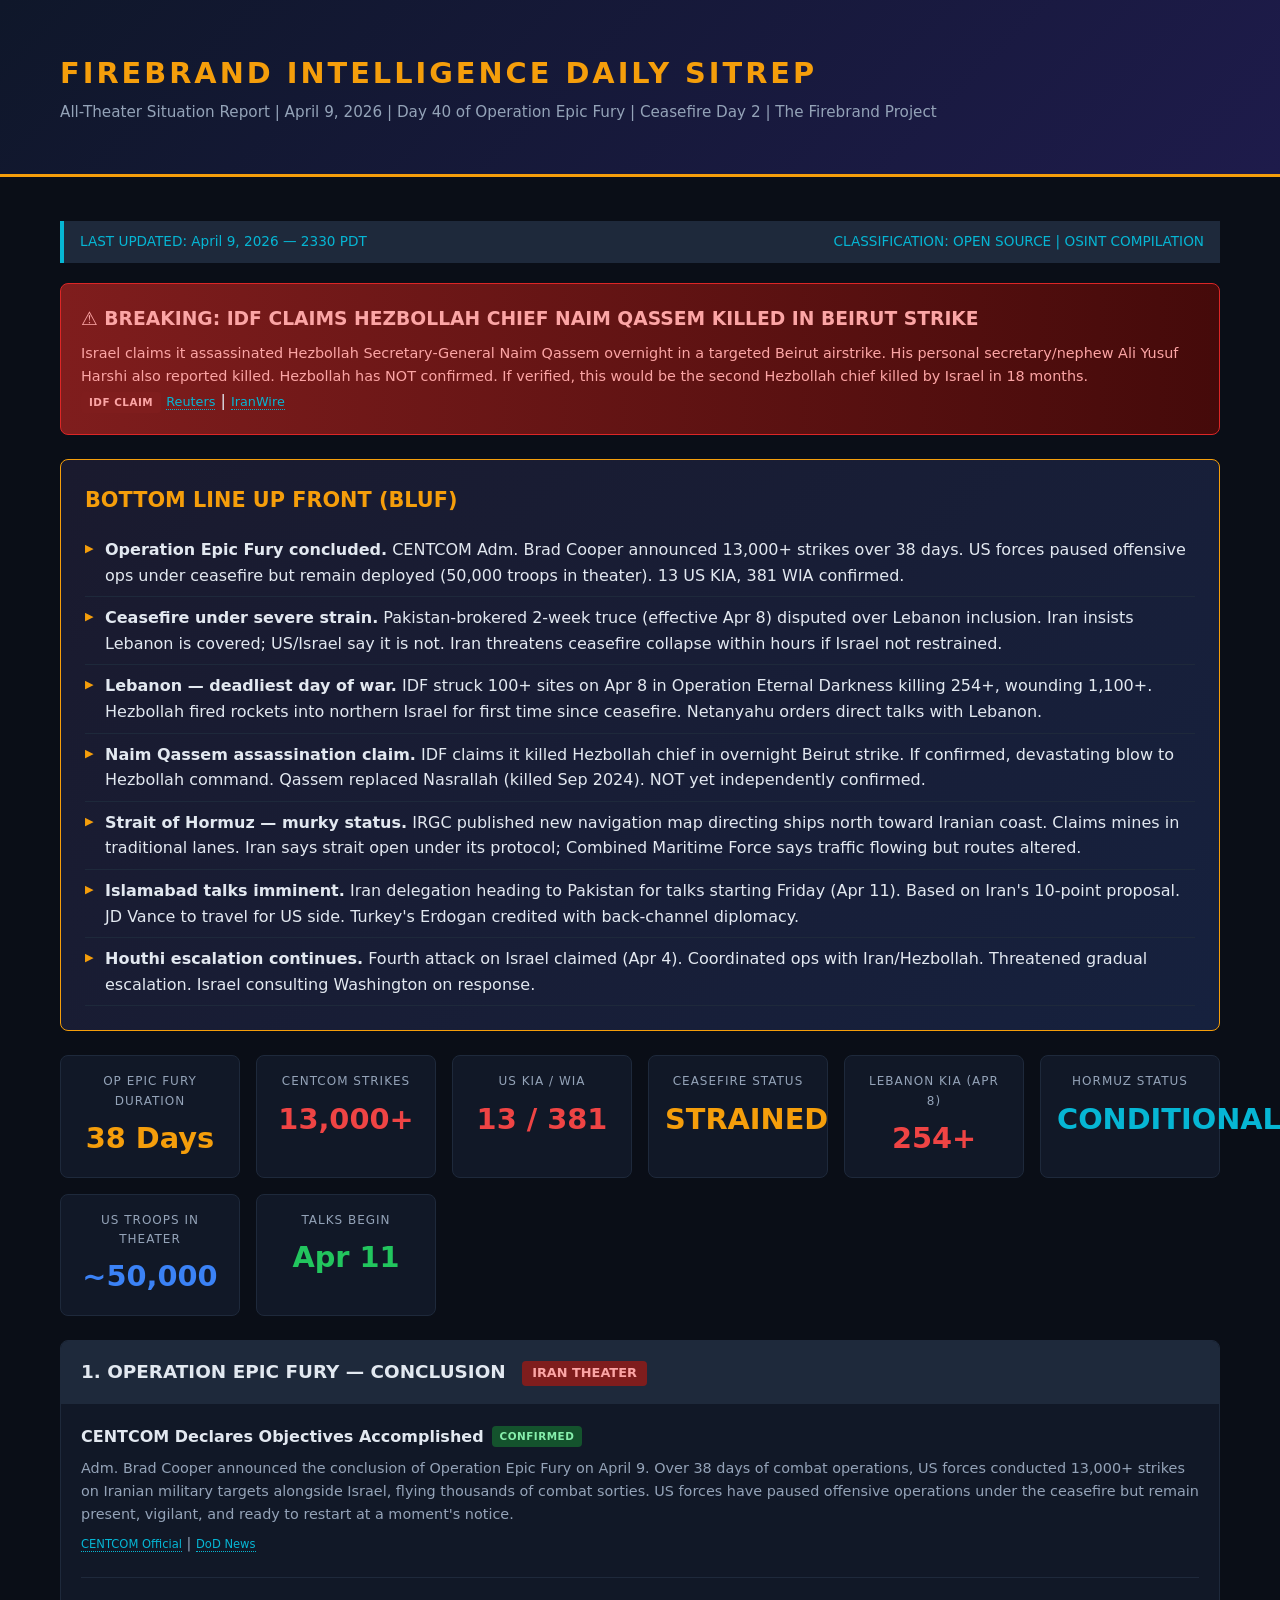
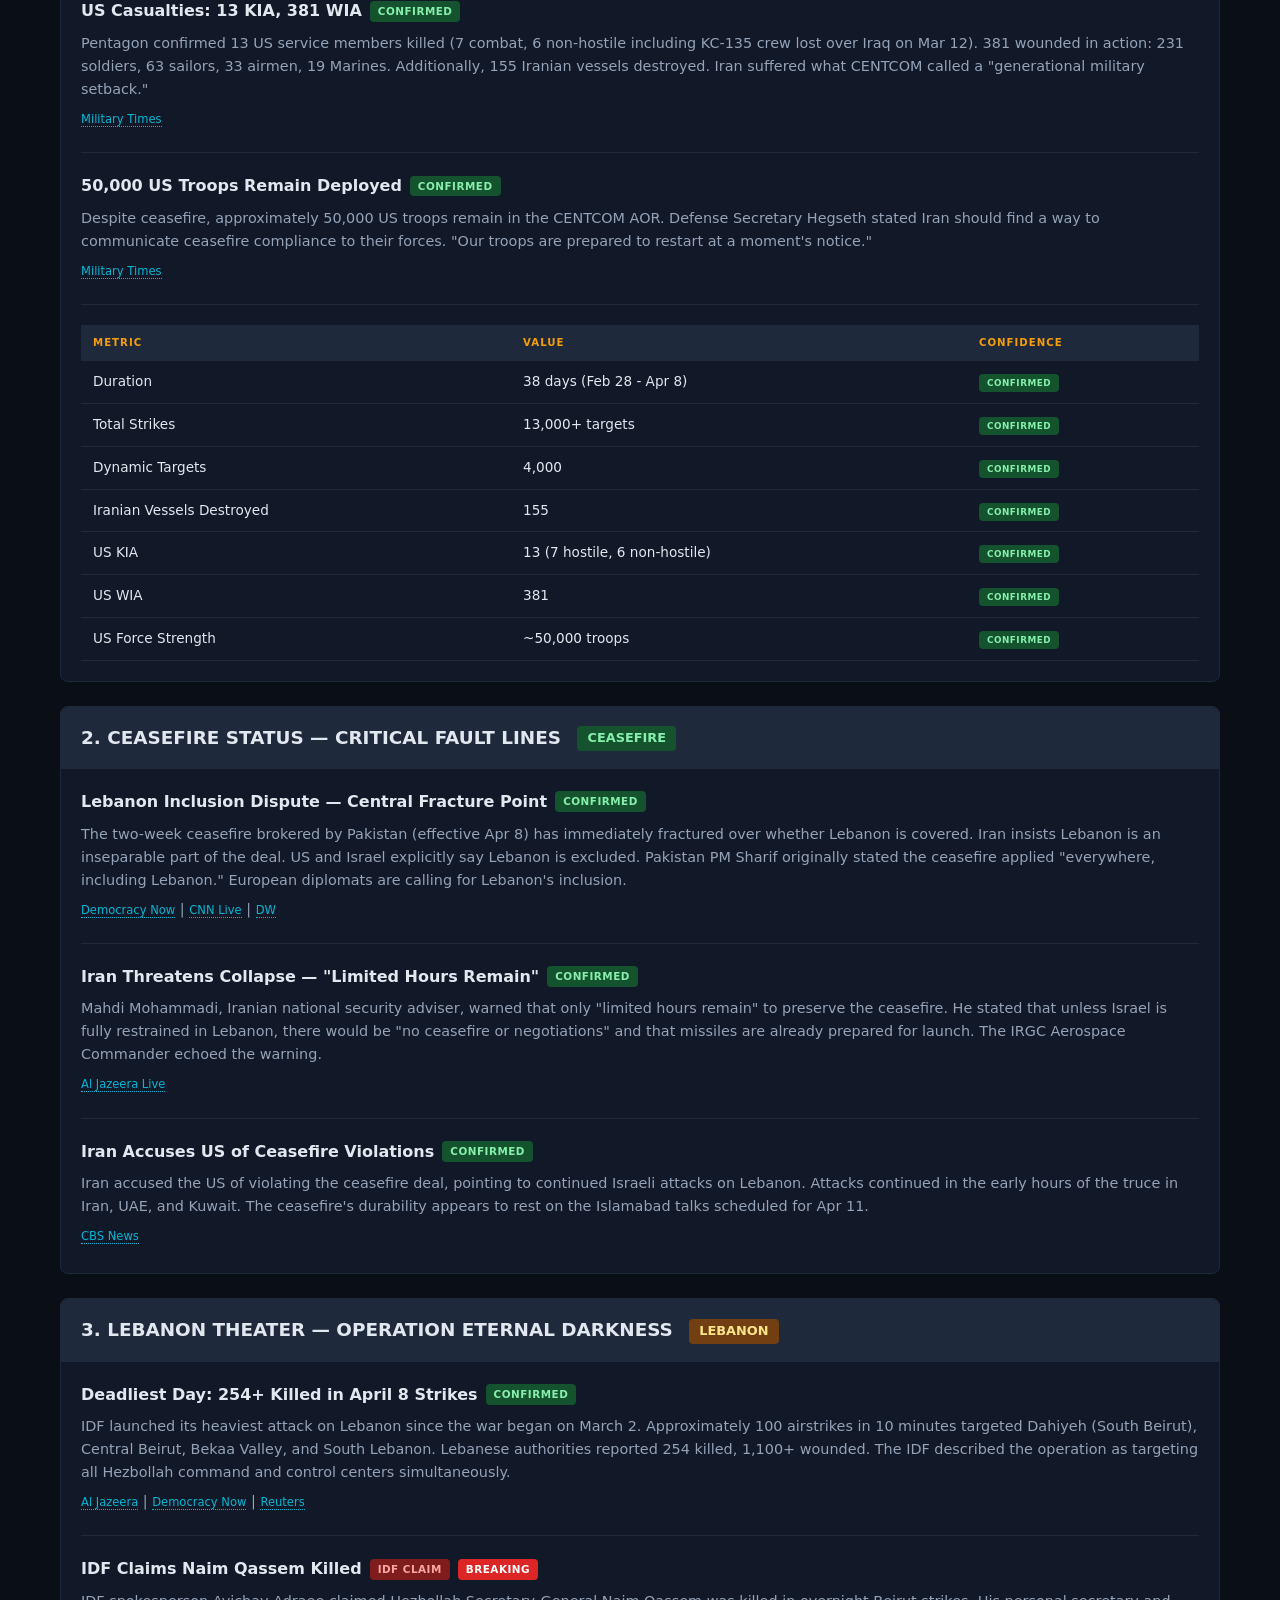
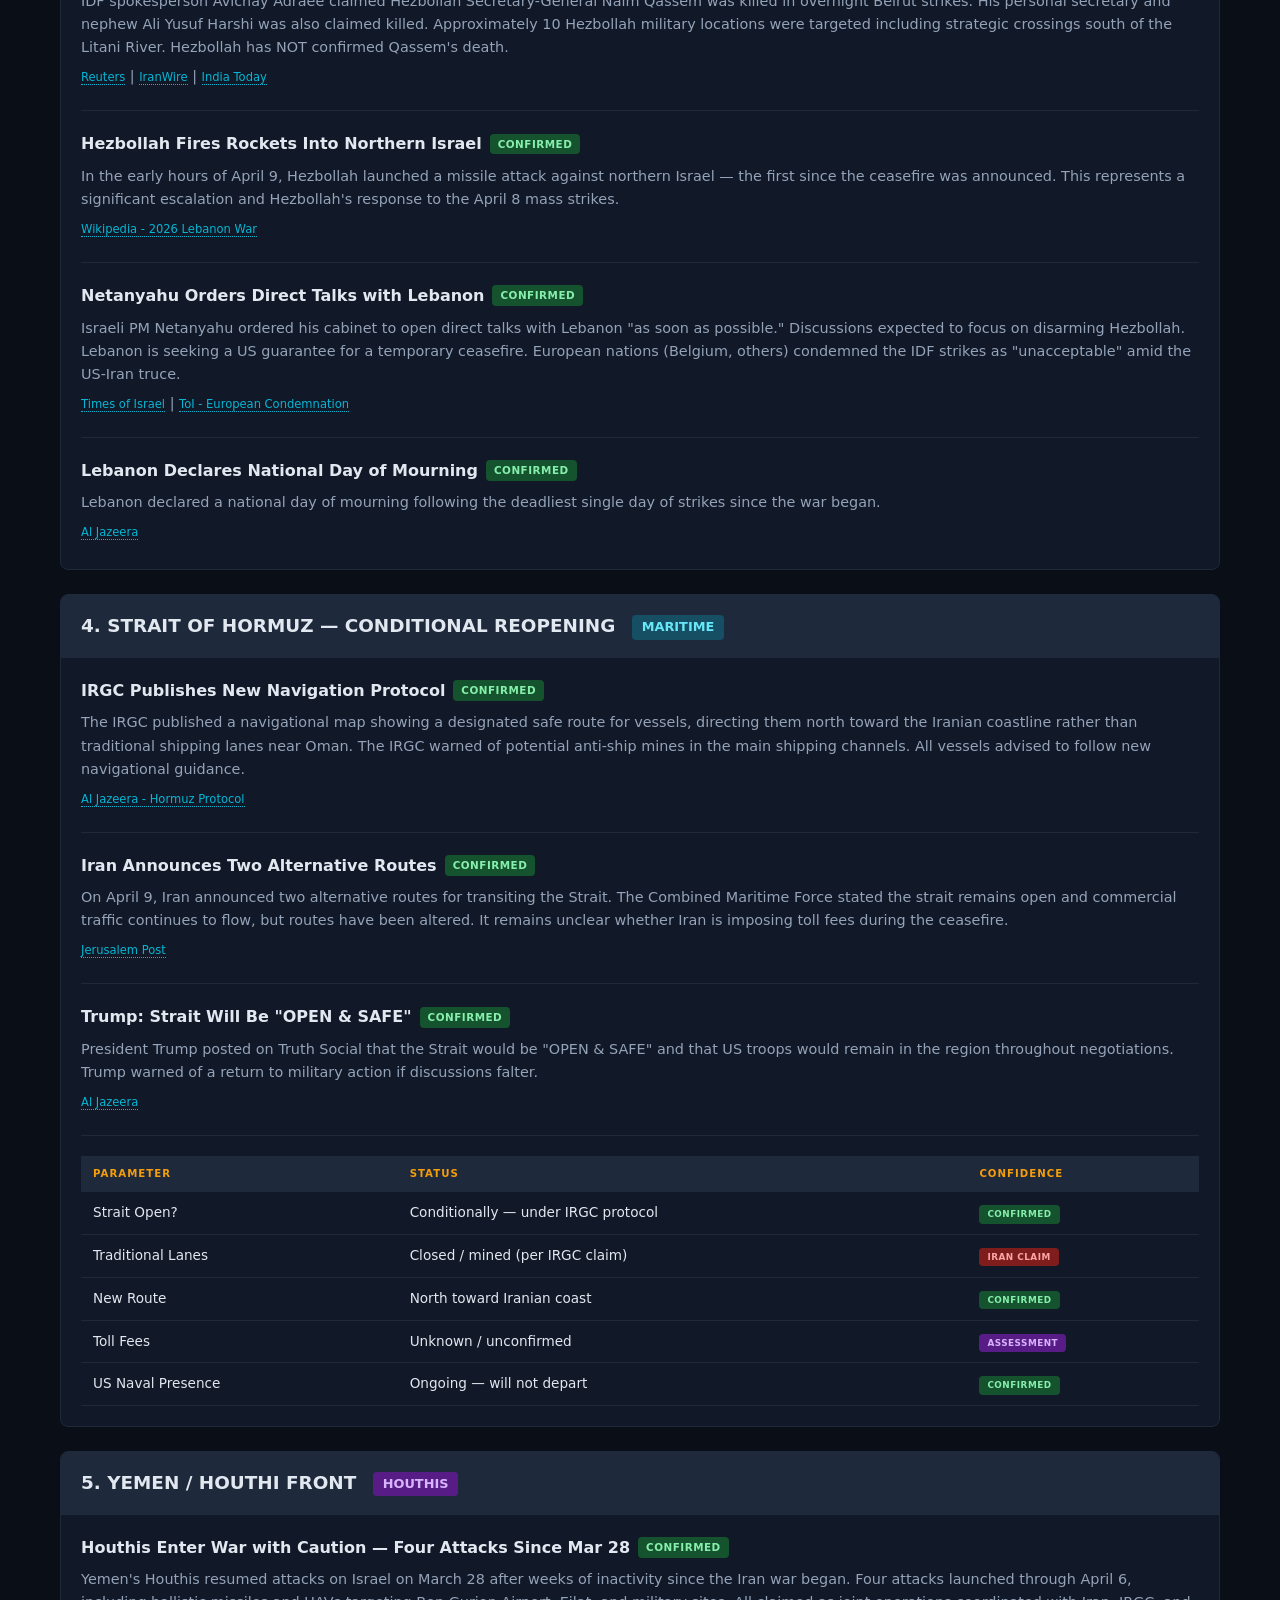
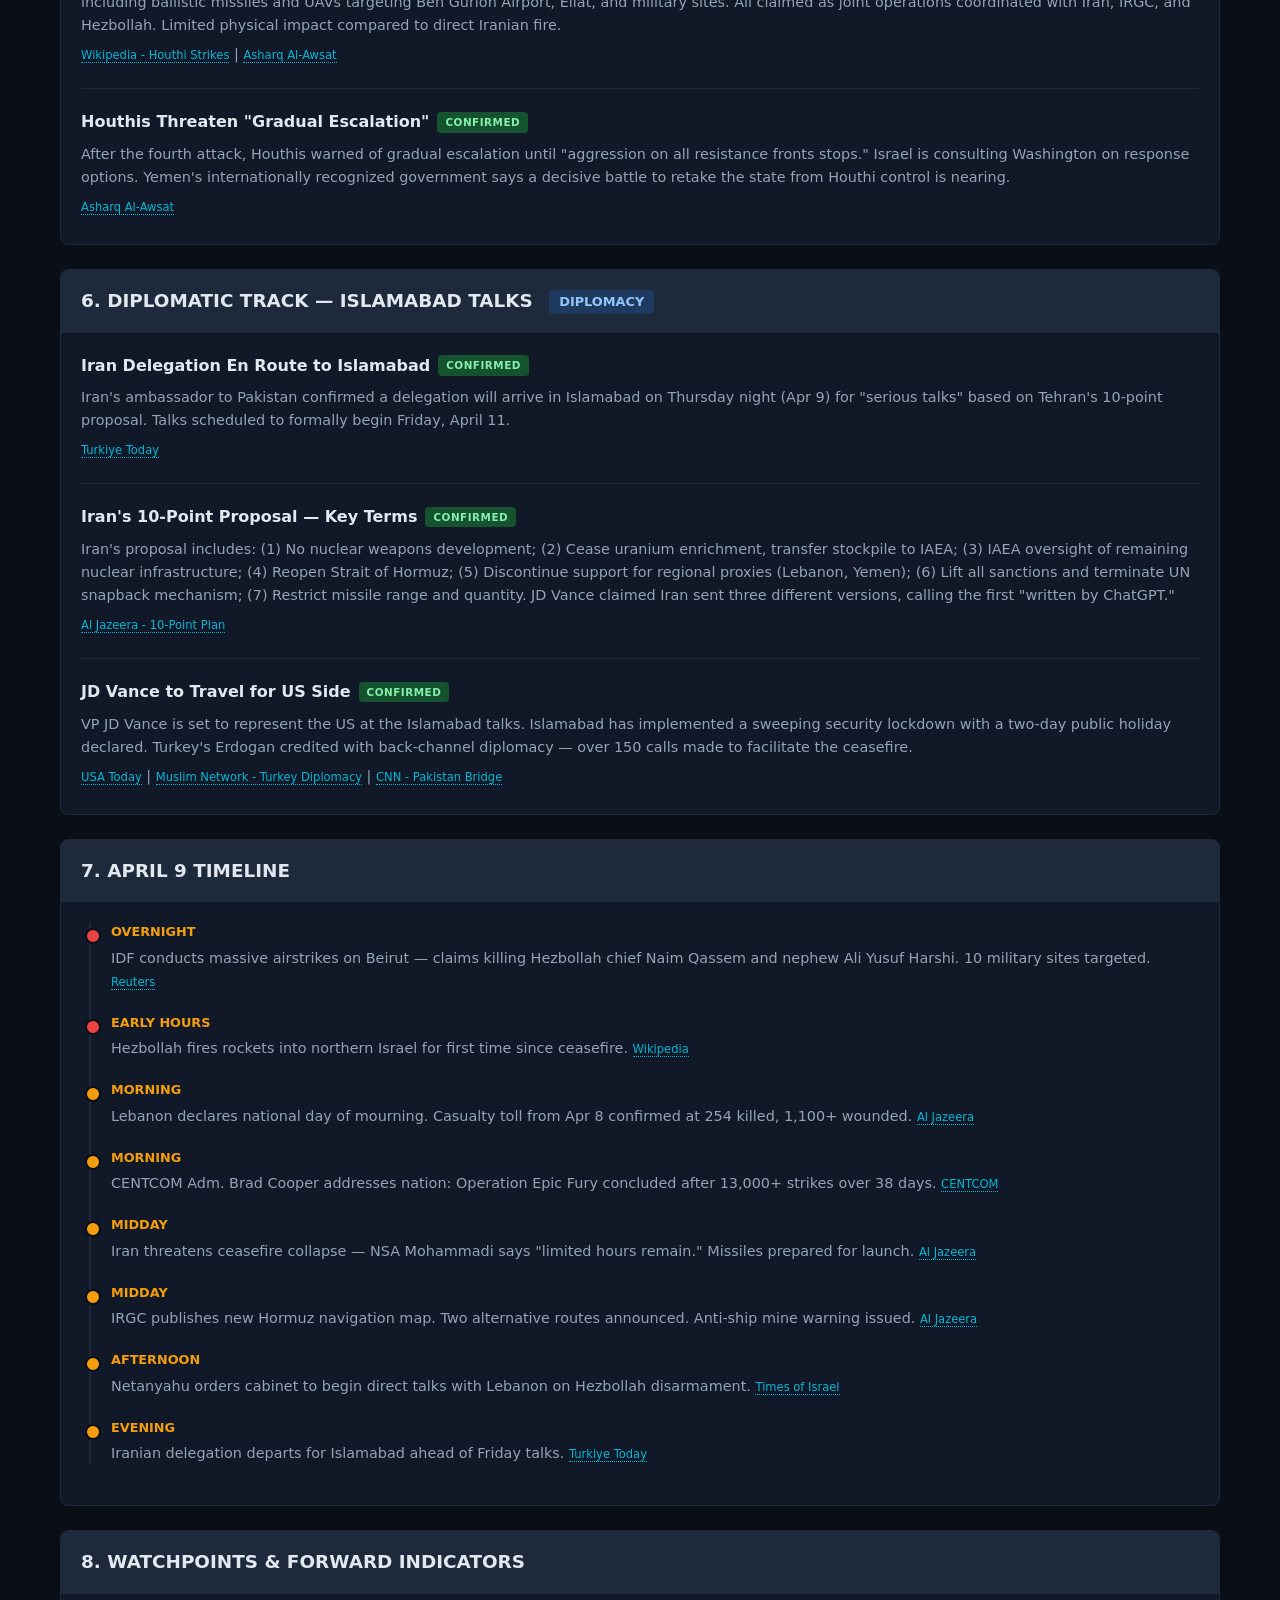
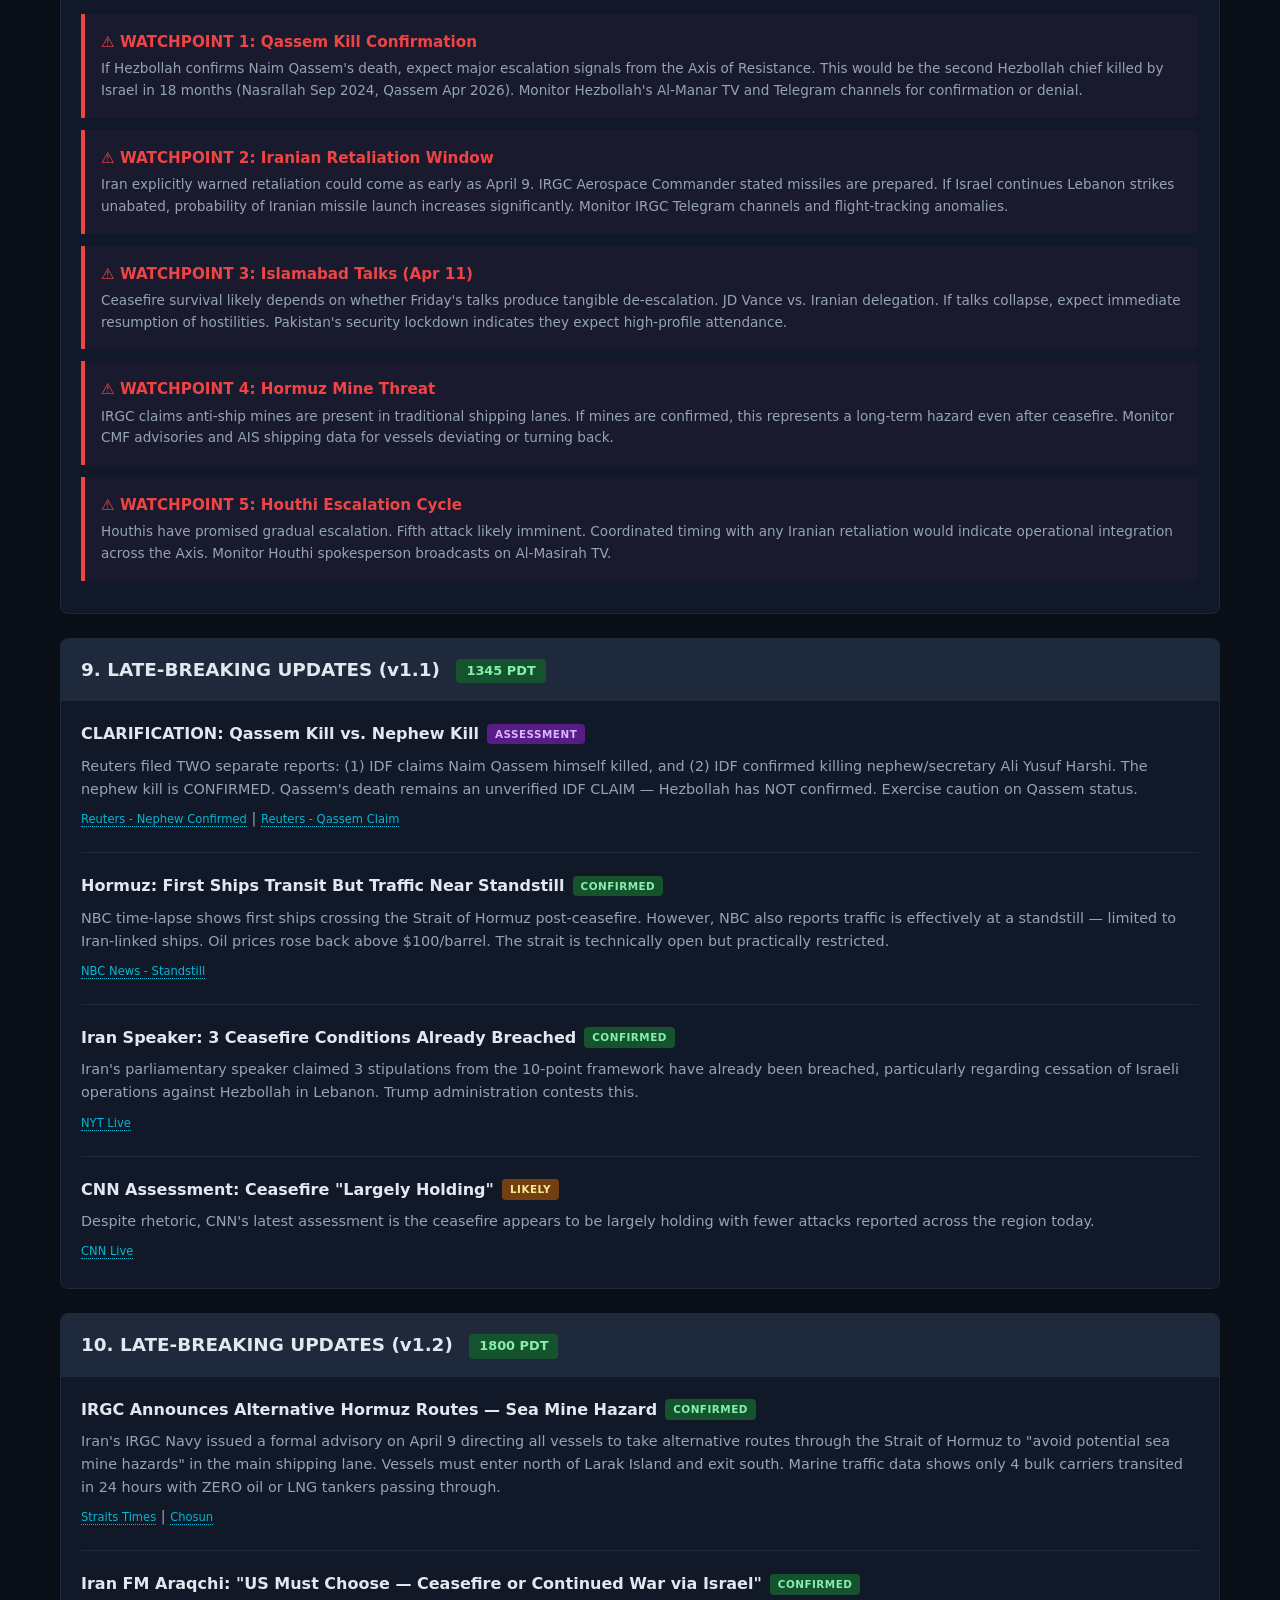
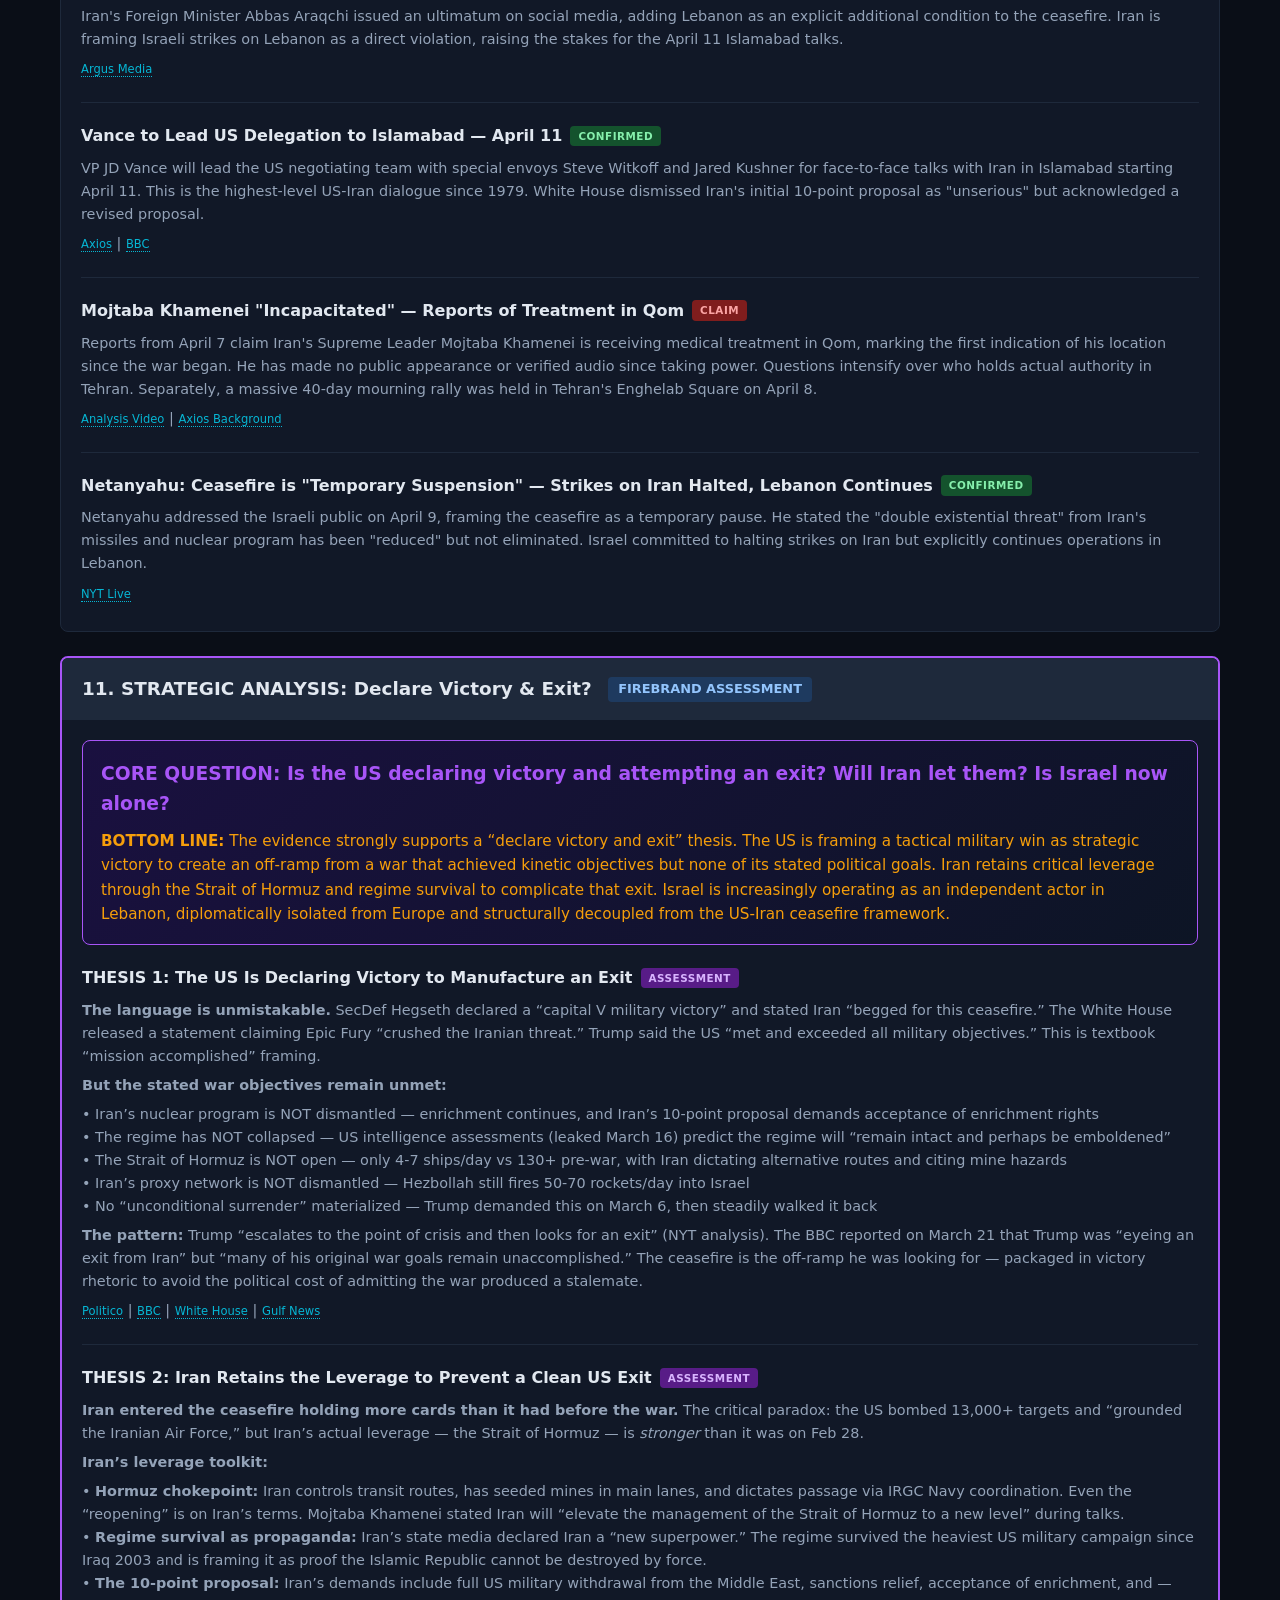
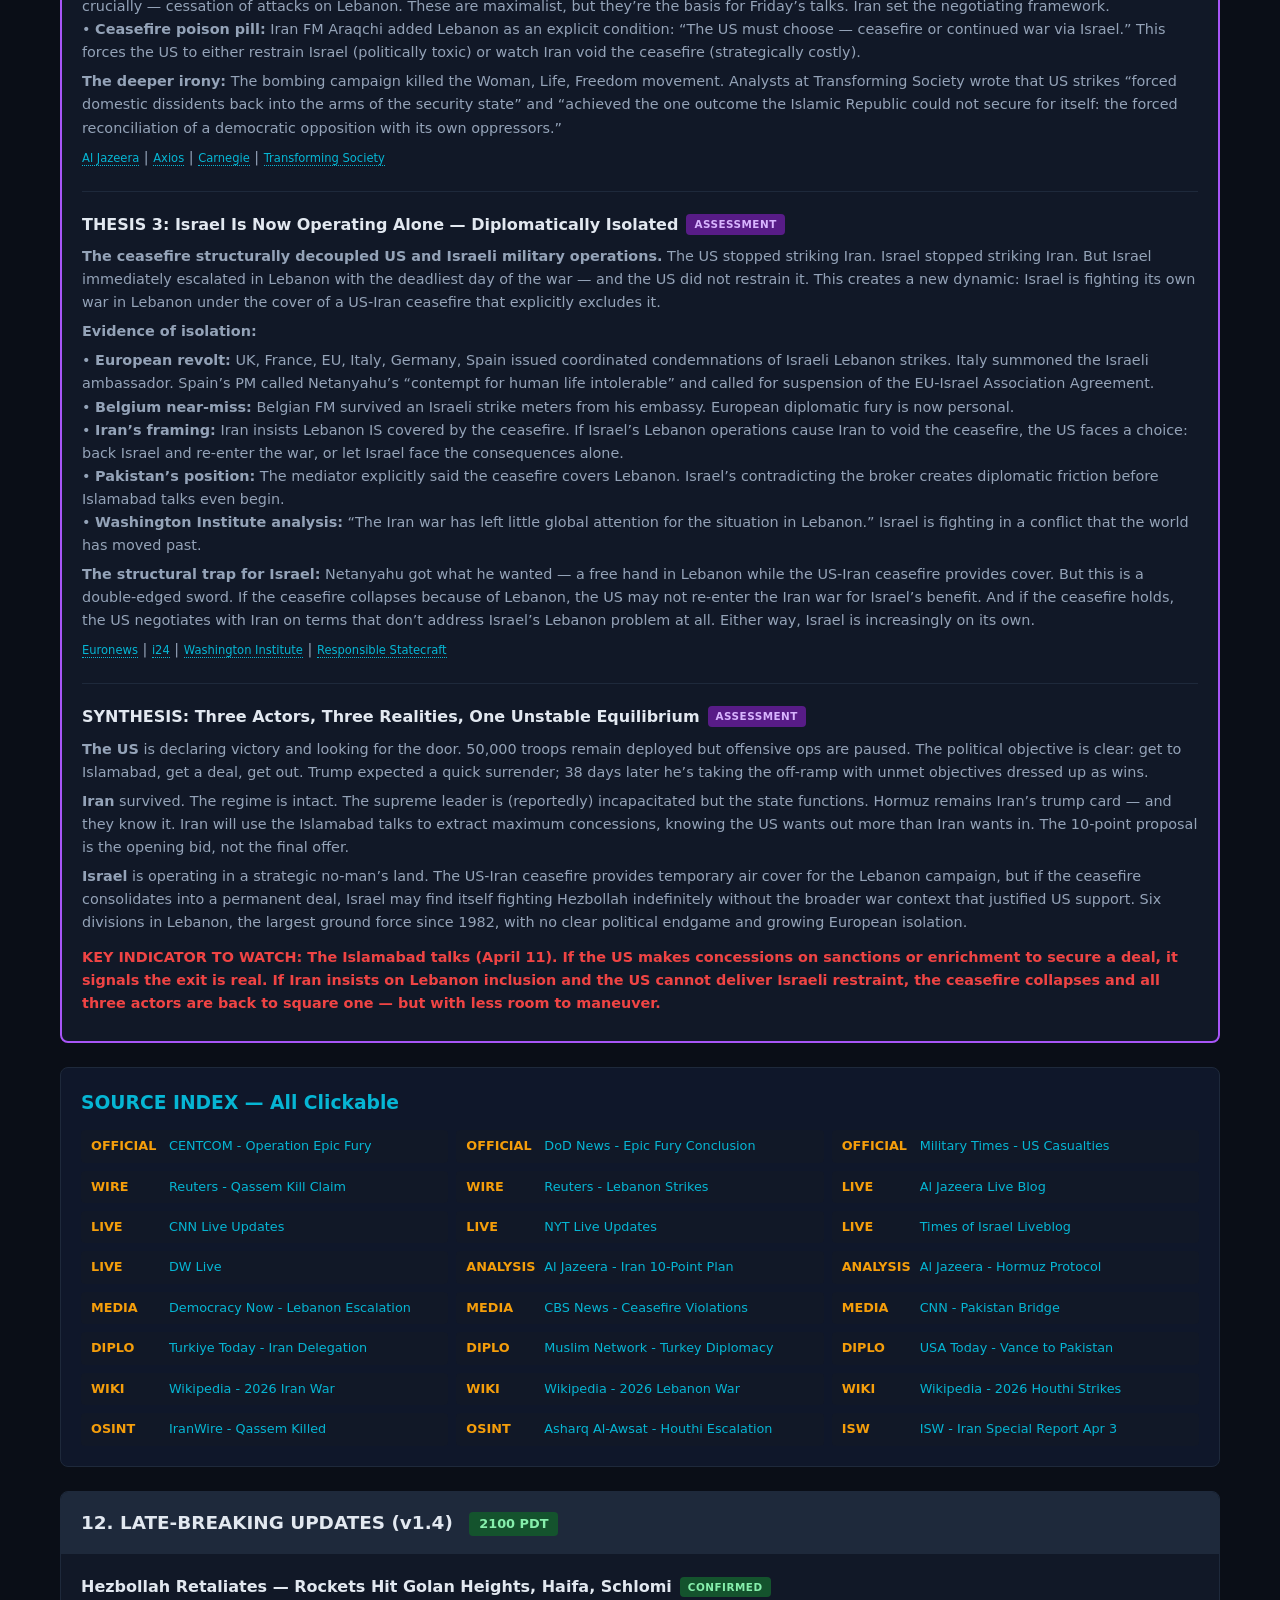
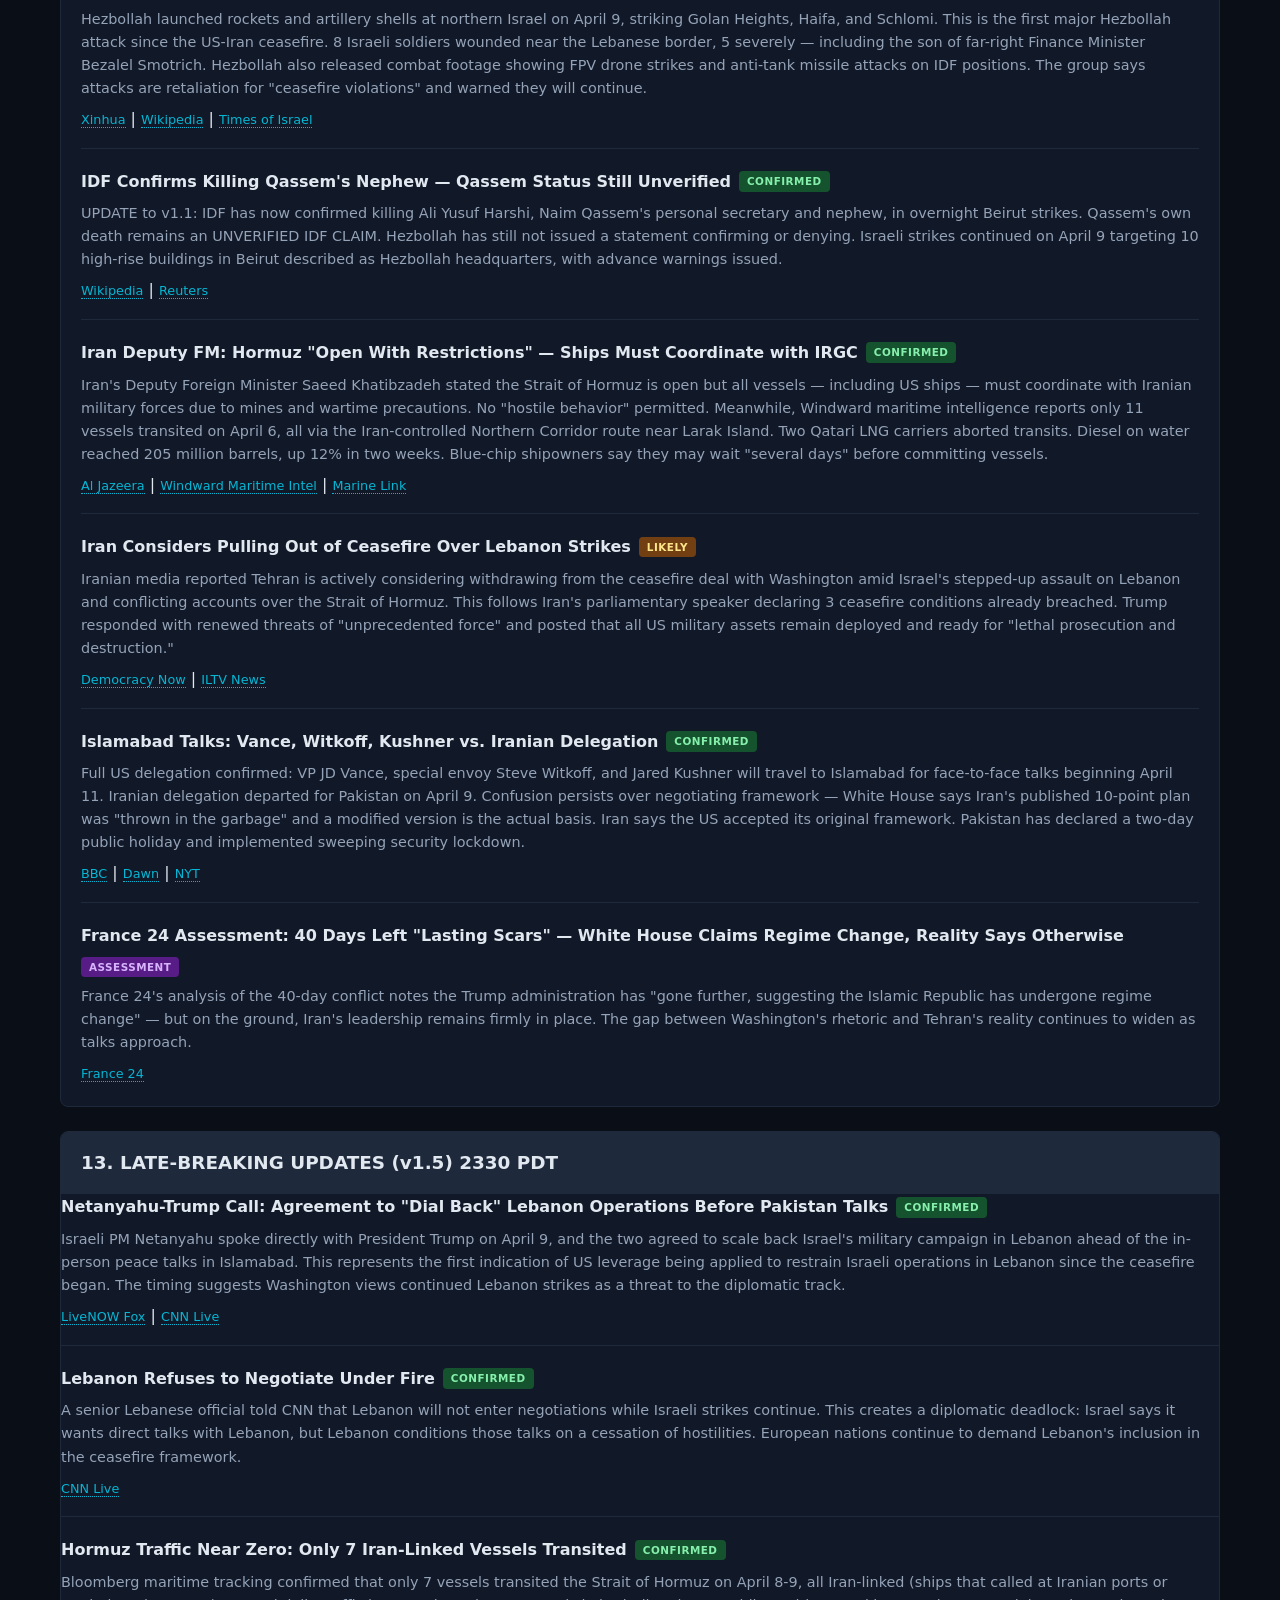
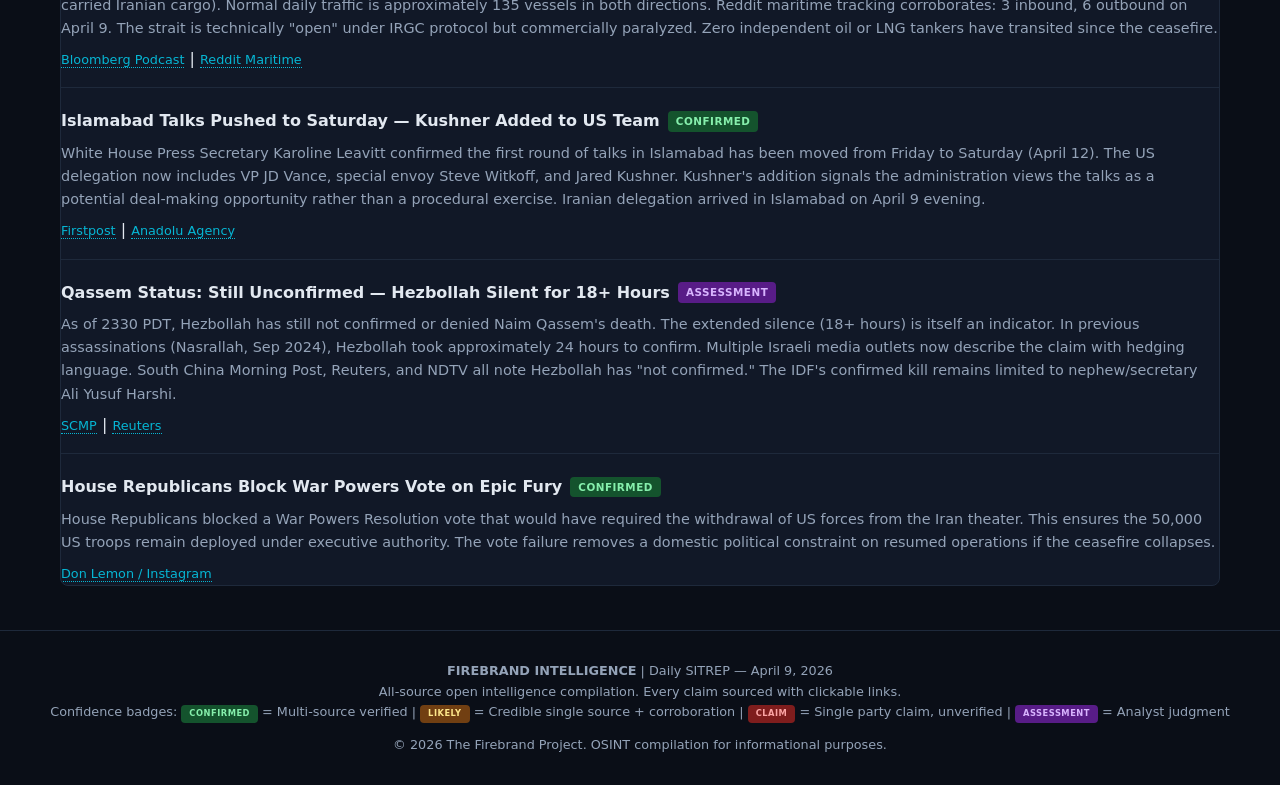
<file: 2026/04/09/sitrep.html>
<!DOCTYPE html>
<html lang="en">
<head>
<meta charset="UTF-8">
<meta name="viewport" content="width=device-width, initial-scale=1.0">
<title>Daily SITREP | April 9, 2026 | Firebrand Intelligence</title>
<style>
:root{--bg:#0a0e17;--card:#111827;--border:#1e293b;--accent:#f59e0b;--red:#ef4444;--green:#22c55e;--blue:#3b82f6;--cyan:#06b6d4;--purple:#a855f7;--text:#e2e8f0;--muted:#94a3b8;--confirmed:#22c55e;--likely:#f59e0b;--claim:#ef4444;--assessment:#a855f7}
*{margin:0;padding:0;box-sizing:border-box}
body{background:var(--bg);color:var(--text);font-family:'Segoe UI',system-ui,sans-serif;line-height:1.6}
.container{max-width:1200px;margin:0 auto;padding:20px}
header{background:linear-gradient(135deg,#0f172a,#1e1b4b);border-bottom:3px solid var(--accent);padding:30px;margin-bottom:24px}
header h1{font-size:1.8em;color:var(--accent);text-transform:uppercase;letter-spacing:3px}
header .subtitle{color:var(--muted);font-size:0.95em;margin-top:4px}
.update-bar{background:#1e293b;border-left:4px solid var(--cyan);padding:10px 16px;margin-bottom:20px;font-size:0.85em;color:var(--cyan);display:flex;justify-content:space-between;align-items:center}
.bluf{background:linear-gradient(135deg,#1a1a2e,#16213e);border:1px solid var(--accent);border-radius:8px;padding:24px;margin-bottom:24px}
.bluf h2{color:var(--accent);margin-bottom:12px;font-size:1.3em}
.bluf ul{list-style:none;padding:0}
.bluf li{padding:8px 0;border-bottom:1px solid #1e293b;position:relative;padding-left:20px}
.bluf li::before{content:'\25B6';position:absolute;left:0;color:var(--accent);font-size:0.7em;top:11px}
.stats-grid{display:grid;grid-template-columns:repeat(auto-fit,minmax(180px,1fr));gap:16px;margin-bottom:24px}
.stat-card{background:var(--card);border:1px solid var(--border);border-radius:8px;padding:16px;text-align:center}
.stat-card .label{color:var(--muted);font-size:0.75em;text-transform:uppercase;letter-spacing:1px}
.stat-card .value{font-size:1.8em;font-weight:700;margin-top:4px}
.stat-card .value.red{color:var(--red)}
.stat-card .value.green{color:var(--green)}
.stat-card .value.blue{color:var(--blue)}
.stat-card .value.amber{color:var(--accent)}
.stat-card .value.cyan{color:var(--cyan)}
.stat-card .value.purple{color:var(--purple)}
section{background:var(--card);border:1px solid var(--border);border-radius:8px;margin-bottom:24px;overflow:hidden}
section h2{background:#1e293b;padding:16px 20px;font-size:1.15em;border-bottom:1px solid var(--border)}
section h2 .theater-tag{display:inline-block;padding:2px 10px;border-radius:4px;font-size:0.7em;margin-left:10px;vertical-align:middle}
.tag-iran{background:#7f1d1d;color:#fca5a5}
.tag-lebanon{background:#713f12;color:#fde68a}
.tag-hormuz{background:#164e63;color:#67e8f9}
.tag-houthi{background:#581c87;color:#d8b4fe}
.tag-ceasefire{background:#14532d;color:#86efac}
.tag-diplo{background:#1e3a5f;color:#93c5fd}
.section-body{padding:20px}
.event{margin-bottom:20px;padding-bottom:16px;border-bottom:1px solid #1e293b}
.event:last-child{border-bottom:none;margin-bottom:0;padding-bottom:0}
.event h3{font-size:1em;margin-bottom:8px;display:flex;align-items:center;gap:8px;flex-wrap:wrap}
.badge{display:inline-block;padding:2px 8px;border-radius:4px;font-size:0.65em;font-weight:700;text-transform:uppercase;letter-spacing:0.5px}
.badge-confirmed{background:#14532d;color:#86efac}
.badge-likely{background:#713f12;color:#fde68a}
.badge-claim{background:#7f1d1d;color:#fca5a5}
.badge-assessment{background:#581c87;color:#d8b4fe}
.badge-breaking{background:#dc2626;color:#fff;animation:pulse 2s infinite}
@keyframes pulse{0%,100%{opacity:1}50%{opacity:0.6}}
.event p{color:var(--muted);font-size:0.9em;margin-bottom:6px}
.source-link{color:var(--cyan);text-decoration:none;font-size:0.8em;border-bottom:1px dotted var(--cyan)}
.source-link:hover{color:#fff}
table{width:100%;border-collapse:collapse;font-size:0.85em}
th{background:#1e293b;padding:10px 12px;text-align:left;color:var(--accent);text-transform:uppercase;font-size:0.75em;letter-spacing:1px}
td{padding:10px 12px;border-bottom:1px solid #1e293b}
.timeline{position:relative;padding-left:30px}
.timeline::before{content:'';position:absolute;left:8px;top:0;bottom:0;width:2px;background:var(--border)}
.tl-item{position:relative;margin-bottom:20px}
.tl-item::before{content:'';position:absolute;left:-26px;top:6px;width:12px;height:12px;border-radius:50%;background:var(--accent);border:2px solid var(--bg)}
.tl-item.critical::before{background:var(--red)}
.tl-item .tl-time{color:var(--accent);font-size:0.8em;font-weight:600}
.tl-item .tl-content{margin-top:4px;font-size:0.9em;color:var(--muted)}
.watchpoint{background:#1a1a2e;border-left:4px solid var(--red);padding:16px;margin-bottom:12px;border-radius:0 8px 8px 0}
.watchpoint h4{color:var(--red);margin-bottom:4px;font-size:0.95em}
.watchpoint p{color:var(--muted);font-size:0.85em}
.source-section{background:#0f172a;border:1px solid var(--border);border-radius:8px;padding:20px;margin-bottom:24px}
.source-section h3{color:var(--cyan);margin-bottom:12px}
.source-grid{display:grid;grid-template-columns:repeat(auto-fit,minmax(280px,1fr));gap:8px}
.source-item{display:flex;align-items:center;gap:8px;padding:6px 10px;background:#111827;border-radius:4px;font-size:0.8em}
.source-item a{color:var(--cyan);text-decoration:none}
.source-item a:hover{color:#fff;text-decoration:underline}
.source-cat{color:var(--accent);font-weight:600;min-width:70px}
footer{text-align:center;padding:30px;color:var(--muted);font-size:0.8em;border-top:1px solid var(--border)}
.flash{background:linear-gradient(90deg,#7f1d1d,#450a0a);border:1px solid #dc2626;border-radius:8px;padding:20px;margin-bottom:24px;animation:flash-pulse 3s infinite}
@keyframes flash-pulse{0%,100%{border-color:#dc2626}50%{border-color:#f87171}}
.nav-tabs{display:flex;gap:4px;margin-bottom:20px;flex-wrap:wrap}
.nav-tab{padding:8px 16px;background:#1e293b;border:1px solid var(--border);border-radius:6px 6px 0 0;cursor:pointer;color:var(--muted);font-size:0.85em;transition:all 0.2s}
.nav-tab:hover,.nav-tab.active{background:var(--card);color:var(--accent);border-bottom-color:var(--card)}
</style>
</head>
<body>
<header>
<div class="container">
<h1>FIREBRAND INTELLIGENCE DAILY SITREP</h1>
<div class="subtitle">All-Theater Situation Report | April 9, 2026 | Day 40 of Operation Epic Fury | Ceasefire Day 2 | The Firebrand Project</div>
</div>
</header>
<div class="container">

<div class="update-bar">
<span>LAST UPDATED: April 9, 2026 &mdash; 2330 PDT</span>
<span>CLASSIFICATION: OPEN SOURCE | OSINT COMPILATION</span>
</div>

<!-- BREAKING FLASH -->
<div class="flash">
<h3 style="color:#fca5a5;margin-bottom:8px">&#9888; BREAKING: IDF CLAIMS HEZBOLLAH CHIEF NAIM QASSEM KILLED IN BEIRUT STRIKE</h3>
<p style="color:#fca5a5;font-size:0.9em">Israel claims it assassinated Hezbollah Secretary-General Naim Qassem overnight in a targeted Beirut airstrike. His personal secretary/nephew Ali Yusuf Harshi also reported killed. Hezbollah has NOT confirmed. If verified, this would be the second Hezbollah chief killed by Israel in 18 months.</p>
<p><span class="badge badge-claim">IDF CLAIM</span> <a class="source-link" href="https://www.reuters.com/world/middle-east/israeli-military-says-it-has-killed-hezbollah-chief-naim-qassem-2026-04-09/" target="_blank">Reuters</a> | <a class="source-link" href="https://iranwire.com/en/news/150999-israel-army-claim-hezbollah-secretary-general-naim-qassem-killed/" target="_blank">IranWire</a></p>
</div>

<!-- BLUF -->
<div class="bluf">
<h2>BOTTOM LINE UP FRONT (BLUF)</h2>
<ul>
<li><strong>Operation Epic Fury concluded.</strong> CENTCOM Adm. Brad Cooper announced 13,000+ strikes over 38 days. US forces paused offensive ops under ceasefire but remain deployed (50,000 troops in theater). 13 US KIA, 381 WIA confirmed.</li>
<li><strong>Ceasefire under severe strain.</strong> Pakistan-brokered 2-week truce (effective Apr 8) disputed over Lebanon inclusion. Iran insists Lebanon is covered; US/Israel say it is not. Iran threatens ceasefire collapse within hours if Israel not restrained.</li>
<li><strong>Lebanon &mdash; deadliest day of war.</strong> IDF struck 100+ sites on Apr 8 in Operation Eternal Darkness killing 254+, wounding 1,100+. Hezbollah fired rockets into northern Israel for first time since ceasefire. Netanyahu orders direct talks with Lebanon.</li>
<li><strong>Naim Qassem assassination claim.</strong> IDF claims it killed Hezbollah chief in overnight Beirut strike. If confirmed, devastating blow to Hezbollah command. Qassem replaced Nasrallah (killed Sep 2024). NOT yet independently confirmed.</li>
<li><strong>Strait of Hormuz &mdash; murky status.</strong> IRGC published new navigation map directing ships north toward Iranian coast. Claims mines in traditional lanes. Iran says strait open under its protocol; Combined Maritime Force says traffic flowing but routes altered.</li>
<li><strong>Islamabad talks imminent.</strong> Iran delegation heading to Pakistan for talks starting Friday (Apr 11). Based on Iran's 10-point proposal. JD Vance to travel for US side. Turkey's Erdogan credited with back-channel diplomacy.</li>
<li><strong>Houthi escalation continues.</strong> Fourth attack on Israel claimed (Apr 4). Coordinated ops with Iran/Hezbollah. Threatened gradual escalation. Israel consulting Washington on response.</li>
</ul>
</div>

<!-- KEY STATS -->
<div class="stats-grid">
<div class="stat-card"><div class="label">Op Epic Fury Duration</div><div class="value amber">38 Days</div></div>
<div class="stat-card"><div class="label">CENTCOM Strikes</div><div class="value red">13,000+</div></div>
<div class="stat-card"><div class="label">US KIA / WIA</div><div class="value red">13 / 381</div></div>
<div class="stat-card"><div class="label">Ceasefire Status</div><div class="value amber">STRAINED</div></div>
<div class="stat-card"><div class="label">Lebanon KIA (Apr 8)</div><div class="value red">254+</div></div>
<div class="stat-card"><div class="label">Hormuz Status</div><div class="value cyan">CONDITIONAL</div></div>
<div class="stat-card"><div class="label">US Troops in Theater</div><div class="value blue">~50,000</div></div>
<div class="stat-card"><div class="label">Talks Begin</div><div class="value green">Apr 11</div></div>
</div>

<!-- SECTION 1: OPERATION EPIC FURY -->
<section>
<h2>1. OPERATION EPIC FURY &mdash; CONCLUSION <span class="theater-tag tag-iran">IRAN THEATER</span></h2>
<div class="section-body">
<div class="event">
<h3>CENTCOM Declares Objectives Accomplished <span class="badge badge-confirmed">CONFIRMED</span></h3>
<p>Adm. Brad Cooper announced the conclusion of Operation Epic Fury on April 9. Over 38 days of combat operations, US forces conducted 13,000+ strikes on Iranian military targets alongside Israel, flying thousands of combat sorties. US forces have paused offensive operations under the ceasefire but remain present, vigilant, and ready to restart at a moment's notice.</p>
<p><a class="source-link" href="https://www.centcom.mil/OPERATIONS-AND-EXERCISES/EPIC-FURY/" target="_blank">CENTCOM Official</a> | <a class="source-link" href="https://www.war.gov/News/News-Stories/Article/Article/4454276/epic-fury-quelled-for-now-objectives-accomplished-us-forces-remain" target="_blank">DoD News</a></p>
</div>
<div class="event">
<h3>US Casualties: 13 KIA, 381 WIA <span class="badge badge-confirmed">CONFIRMED</span></h3>
<p>Pentagon confirmed 13 US service members killed (7 combat, 6 non-hostile including KC-135 crew lost over Iraq on Mar 12). 381 wounded in action: 231 soldiers, 63 sailors, 33 airmen, 19 Marines. Additionally, 155 Iranian vessels destroyed. Iran suffered what CENTCOM called a "generational military setback."</p>
<p><a class="source-link" href="https://www.militarytimes.com/news/your-military/2026/04/08/pentagon-data-13-us-troops-killed-346-wounded-in-operation-epic-fury/" target="_blank">Military Times</a></p>
</div>
<div class="event">
<h3>50,000 US Troops Remain Deployed <span class="badge badge-confirmed">CONFIRMED</span></h3>
<p>Despite ceasefire, approximately 50,000 US troops remain in the CENTCOM AOR. Defense Secretary Hegseth stated Iran should find a way to communicate ceasefire compliance to their forces. "Our troops are prepared to restart at a moment's notice."</p>
<p><a class="source-link" href="https://www.militarytimes.com/news/your-military/2026/04/08/pentagon-data-13-us-troops-killed-346-wounded-in-operation-epic-fury/" target="_blank">Military Times</a></p>
</div>
<table>
<tr><th>Metric</th><th>Value</th><th>Confidence</th></tr>
<tr><td>Duration</td><td>38 days (Feb 28 - Apr 8)</td><td><span class="badge badge-confirmed">CONFIRMED</span></td></tr>
<tr><td>Total Strikes</td><td>13,000+ targets</td><td><span class="badge badge-confirmed">CONFIRMED</span></td></tr>
<tr><td>Dynamic Targets</td><td>4,000</td><td><span class="badge badge-confirmed">CONFIRMED</span></td></tr>
<tr><td>Iranian Vessels Destroyed</td><td>155</td><td><span class="badge badge-confirmed">CONFIRMED</span></td></tr>
<tr><td>US KIA</td><td>13 (7 hostile, 6 non-hostile)</td><td><span class="badge badge-confirmed">CONFIRMED</span></td></tr>
<tr><td>US WIA</td><td>381</td><td><span class="badge badge-confirmed">CONFIRMED</span></td></tr>
<tr><td>US Force Strength</td><td>~50,000 troops</td><td><span class="badge badge-confirmed">CONFIRMED</span></td></tr>
</table>
</div>
</section>

<!-- SECTION 2: CEASEFIRE STATUS -->
<section>
<h2>2. CEASEFIRE STATUS &mdash; CRITICAL FAULT LINES <span class="theater-tag tag-ceasefire">CEASEFIRE</span></h2>
<div class="section-body">
<div class="event">
<h3>Lebanon Inclusion Dispute &mdash; Central Fracture Point <span class="badge badge-confirmed">CONFIRMED</span></h3>
<p>The two-week ceasefire brokered by Pakistan (effective Apr 8) has immediately fractured over whether Lebanon is covered. Iran insists Lebanon is an inseparable part of the deal. US and Israel explicitly say Lebanon is excluded. Pakistan PM Sharif originally stated the ceasefire applied "everywhere, including Lebanon." European diplomats are calling for Lebanon's inclusion.</p>
<p><a class="source-link" href="https://www.democracynow.org/2026/4/9/israeli_escalation_in_lebanon" target="_blank">Democracy Now</a> | <a class="source-link" href="https://www.cnn.com/2026/04/09/world/live-news/iran-war-trump-us-ceasefire" target="_blank">CNN Live</a> | <a class="source-link" href="https://www.dw.com/en/iran-threatens-new-hostilities-as-israel-pounds-lebanon/live-76715205" target="_blank">DW</a></p>
</div>
<div class="event">
<h3>Iran Threatens Collapse &mdash; "Limited Hours Remain" <span class="badge badge-confirmed">CONFIRMED</span></h3>
<p>Mahdi Mohammadi, Iranian national security adviser, warned that only "limited hours remain" to preserve the ceasefire. He stated that unless Israel is fully restrained in Lebanon, there would be "no ceasefire or negotiations" and that missiles are already prepared for launch. The IRGC Aerospace Commander echoed the warning.</p>
<p><a class="source-link" href="https://www.aljazeera.com/news/liveblog/2026/4/9/iran-war-live-israel-kills-254-in-lebanon-shaking-trump-tehran-ceasefire" target="_blank">Al Jazeera Live</a></p>
</div>
<div class="event">
<h3>Iran Accuses US of Ceasefire Violations <span class="badge badge-confirmed">CONFIRMED</span></h3>
<p>Iran accused the US of violating the ceasefire deal, pointing to continued Israeli attacks on Lebanon. Attacks continued in the early hours of the truce in Iran, UAE, and Kuwait. The ceasefire's durability appears to rest on the Islamabad talks scheduled for Apr 11.</p>
<p><a class="source-link" href="https://www.cbsnews.com/live-updates/iran-trump-ceasefire-strait-hormuz-israel-war-hezbollah-continues/" target="_blank">CBS News</a></p>
</div>
</div>
</section>

<!-- SECTION 3: LEBANON THEATER -->
<section>
<h2>3. LEBANON THEATER &mdash; OPERATION ETERNAL DARKNESS <span class="theater-tag tag-lebanon">LEBANON</span></h2>
<div class="section-body">
<div class="event">
<h3>Deadliest Day: 254+ Killed in April 8 Strikes <span class="badge badge-confirmed">CONFIRMED</span></h3>
<p>IDF launched its heaviest attack on Lebanon since the war began on March 2. Approximately 100 airstrikes in 10 minutes targeted Dahiyeh (South Beirut), Central Beirut, Bekaa Valley, and South Lebanon. Lebanese authorities reported 254 killed, 1,100+ wounded. The IDF described the operation as targeting all Hezbollah command and control centers simultaneously.</p>
<p><a class="source-link" href="https://www.aljazeera.com/news/liveblog/2026/4/9/iran-war-live-israel-kills-254-in-lebanon-shaking-trump-tehran-ceasefire" target="_blank">Al Jazeera</a> | <a class="source-link" href="https://www.democracynow.org/2026/4/9/israeli_escalation_in_lebanon" target="_blank">Democracy Now</a> | <a class="source-link" href="https://www.reuters.com/world/middle-east/hezbollah-pauses-attacks-under-us-iran-ceasefire-sources-close-group-say-2026-04-08/" target="_blank">Reuters</a></p>
</div>
<div class="event">
<h3>IDF Claims Naim Qassem Killed <span class="badge badge-claim">IDF CLAIM</span> <span class="badge badge-breaking">BREAKING</span></h3>
<p>IDF spokesperson Avichay Adraee claimed Hezbollah Secretary-General Naim Qassem was killed in overnight Beirut strikes. His personal secretary and nephew Ali Yusuf Harshi was also claimed killed. Approximately 10 Hezbollah military locations were targeted including strategic crossings south of the Litani River. Hezbollah has NOT confirmed Qassem's death.</p>
<p><a class="source-link" href="https://www.reuters.com/world/middle-east/israeli-military-says-it-has-killed-hezbollah-chief-naim-qassem-2026-04-09/" target="_blank">Reuters</a> | <a class="source-link" href="https://iranwire.com/en/news/150999-israel-army-claim-hezbollah-secretary-general-naim-qassem-killed/" target="_blank">IranWire</a> | <a class="source-link" href="https://www.indiatoday.in/amp/world/story/israel-claims-hezbollah-chief-naim-qassem-killed-in-beirut-strikes-last-night-2893660" target="_blank">India Today</a></p>
</div>
<div class="event">
<h3>Hezbollah Fires Rockets Into Northern Israel <span class="badge badge-confirmed">CONFIRMED</span></h3>
<p>In the early hours of April 9, Hezbollah launched a missile attack against northern Israel &mdash; the first since the ceasefire was announced. This represents a significant escalation and Hezbollah's response to the April 8 mass strikes.</p>
<p><a class="source-link" href="https://en.wikipedia.org/wiki/2026_Lebanon_war" target="_blank">Wikipedia - 2026 Lebanon War</a></p>
</div>
<div class="event">
<h3>Netanyahu Orders Direct Talks with Lebanon <span class="badge badge-confirmed">CONFIRMED</span></h3>
<p>Israeli PM Netanyahu ordered his cabinet to open direct talks with Lebanon "as soon as possible." Discussions expected to focus on disarming Hezbollah. Lebanon is seeking a US guarantee for a temporary ceasefire. European nations (Belgium, others) condemned the IDF strikes as "unacceptable" amid the US-Iran truce.</p>
<p><a class="source-link" href="https://www.timesofisrael.com/liveblog-april-09-2026/" target="_blank">Times of Israel</a> | <a class="source-link" href="https://www.timesofisrael.com/unacceptable-european-countries-slam-idf-strikes-on-hezbollah-amid-us-iran-truce/" target="_blank">ToI - European Condemnation</a></p>
</div>
<div class="event">
<h3>Lebanon Declares National Day of Mourning <span class="badge badge-confirmed">CONFIRMED</span></h3>
<p>Lebanon declared a national day of mourning following the deadliest single day of strikes since the war began.</p>
<p><a class="source-link" href="https://www.aljazeera.com/news/liveblog/2026/4/9/iran-war-live-israel-kills-254-in-lebanon-shaking-trump-tehran-ceasefire" target="_blank">Al Jazeera</a></p>
</div>
</div>
</section>

<!-- SECTION 4: STRAIT OF HORMUZ -->
<section>
<h2>4. STRAIT OF HORMUZ &mdash; CONDITIONAL REOPENING <span class="theater-tag tag-hormuz">MARITIME</span></h2>
<div class="section-body">
<div class="event">
<h3>IRGC Publishes New Navigation Protocol <span class="badge badge-confirmed">CONFIRMED</span></h3>
<p>The IRGC published a navigational map showing a designated safe route for vessels, directing them north toward the Iranian coastline rather than traditional shipping lanes near Oman. The IRGC warned of potential anti-ship mines in the main shipping channels. All vessels advised to follow new navigational guidance.</p>
<p><a class="source-link" href="https://www.aljazeera.com/economy/2026/4/9/what-is-irans-strait-of-hormuz-protocol-and-will-other-nations-accept-it" target="_blank">Al Jazeera - Hormuz Protocol</a></p>
</div>
<div class="event">
<h3>Iran Announces Two Alternative Routes <span class="badge badge-confirmed">CONFIRMED</span></h3>
<p>On April 9, Iran announced two alternative routes for transiting the Strait. The Combined Maritime Force stated the strait remains open and commercial traffic continues to flow, but routes have been altered. It remains unclear whether Iran is imposing toll fees during the ceasefire.</p>
<p><a class="source-link" href="https://www.jpost.com/middle-east/iran-news/article-892378" target="_blank">Jerusalem Post</a></p>
</div>
<div class="event">
<h3>Trump: Strait Will Be "OPEN &amp; SAFE" <span class="badge badge-confirmed">CONFIRMED</span></h3>
<p>President Trump posted on Truth Social that the Strait would be "OPEN &amp; SAFE" and that US troops would remain in the region throughout negotiations. Trump warned of a return to military action if discussions falter.</p>
<p><a class="source-link" href="https://www.aljazeera.com/economy/2026/4/9/what-is-irans-strait-of-hormuz-protocol-and-will-other-nations-accept-it" target="_blank">Al Jazeera</a></p>
</div>
<table>
<tr><th>Parameter</th><th>Status</th><th>Confidence</th></tr>
<tr><td>Strait Open?</td><td>Conditionally &mdash; under IRGC protocol</td><td><span class="badge badge-confirmed">CONFIRMED</span></td></tr>
<tr><td>Traditional Lanes</td><td>Closed / mined (per IRGC claim)</td><td><span class="badge badge-claim">IRAN CLAIM</span></td></tr>
<tr><td>New Route</td><td>North toward Iranian coast</td><td><span class="badge badge-confirmed">CONFIRMED</span></td></tr>
<tr><td>Toll Fees</td><td>Unknown / unconfirmed</td><td><span class="badge badge-assessment">ASSESSMENT</span></td></tr>
<tr><td>US Naval Presence</td><td>Ongoing &mdash; will not depart</td><td><span class="badge badge-confirmed">CONFIRMED</span></td></tr>
</table>
</div>
</section>

<!-- SECTION 5: HOUTHI FRONT -->
<section>
<h2>5. YEMEN / HOUTHI FRONT <span class="theater-tag tag-houthi">HOUTHIS</span></h2>
<div class="section-body">
<div class="event">
<h3>Houthis Enter War with Caution &mdash; Four Attacks Since Mar 28 <span class="badge badge-confirmed">CONFIRMED</span></h3>
<p>Yemen's Houthis resumed attacks on Israel on March 28 after weeks of inactivity since the Iran war began. Four attacks launched through April 6, including ballistic missiles and UAVs targeting Ben Gurion Airport, Eilat, and military sites. All claimed as joint operations coordinated with Iran, IRGC, and Hezbollah. Limited physical impact compared to direct Iranian fire.</p>
<p><a class="source-link" href="https://en.wikipedia.org/wiki/2026_Houthi_strikes_on_Israel" target="_blank">Wikipedia - Houthi Strikes</a> | <a class="source-link" href="https://english.aawsat.com/arab-world/5258632-houthis-threaten-gradual-escalation-after-fourth-attack-israel" target="_blank">Asharq Al-Awsat</a></p>
</div>
<div class="event">
<h3>Houthis Threaten "Gradual Escalation" <span class="badge badge-confirmed">CONFIRMED</span></h3>
<p>After the fourth attack, Houthis warned of gradual escalation until "aggression on all resistance fronts stops." Israel is consulting Washington on response options. Yemen's internationally recognized government says a decisive battle to retake the state from Houthi control is nearing.</p>
<p><a class="source-link" href="https://english.aawsat.com/arab-world/5258632-houthis-threaten-gradual-escalation-after-fourth-attack-israel" target="_blank">Asharq Al-Awsat</a></p>
</div>
</div>
</section>

<!-- SECTION 6: DIPLOMACY -->
<section>
<h2>6. DIPLOMATIC TRACK &mdash; ISLAMABAD TALKS <span class="theater-tag tag-diplo">DIPLOMACY</span></h2>
<div class="section-body">
<div class="event">
<h3>Iran Delegation En Route to Islamabad <span class="badge badge-confirmed">CONFIRMED</span></h3>
<p>Iran's ambassador to Pakistan confirmed a delegation will arrive in Islamabad on Thursday night (Apr 9) for "serious talks" based on Tehran's 10-point proposal. Talks scheduled to formally begin Friday, April 11.</p>
<p><a class="source-link" href="https://www.turkiyetoday.com/region/iranian-negotiators-head-to-islamabad-for-us-talks-on-april-9-3217729" target="_blank">Turkiye Today</a></p>
</div>
<div class="event">
<h3>Iran's 10-Point Proposal &mdash; Key Terms <span class="badge badge-confirmed">CONFIRMED</span></h3>
<p>Iran's proposal includes: (1) No nuclear weapons development; (2) Cease uranium enrichment, transfer stockpile to IAEA; (3) IAEA oversight of remaining nuclear infrastructure; (4) Reopen Strait of Hormuz; (5) Discontinue support for regional proxies (Lebanon, Yemen); (6) Lift all sanctions and terminate UN snapback mechanism; (7) Restrict missile range and quantity. JD Vance claimed Iran sent three different versions, calling the first "written by ChatGPT."</p>
<p><a class="source-link" href="https://www.aljazeera.com/news/2026/4/9/has-irans-10-point-plan-changed-as-jd-vance-claims" target="_blank">Al Jazeera - 10-Point Plan</a></p>
</div>
<div class="event">
<h3>JD Vance to Travel for US Side <span class="badge badge-confirmed">CONFIRMED</span></h3>
<p>VP JD Vance is set to represent the US at the Islamabad talks. Islamabad has implemented a sweeping security lockdown with a two-day public holiday declared. Turkey's Erdogan credited with back-channel diplomacy &mdash; over 150 calls made to facilitate the ceasefire.</p>
<p><a class="source-link" href="https://www.usatoday.com/story/news/world/2026/04/08/iran-war-ceasefire-strait-hormuz-trump-updates--live/89509782007/" target="_blank">USA Today</a> | <a class="source-link" href="https://www.muslimnetwork.tv/turkiyes-150-call-diplomacy-helps-secure-us-iran-ceasefire/" target="_blank">Muslim Network - Turkey Diplomacy</a> | <a class="source-link" href="https://www.cnn.com/2026/04/09/asia/pakistan-islamabad-talks-us-iran-ceasefire-intl-hnk" target="_blank">CNN - Pakistan Bridge</a></p>
</div>
</div>
</section>

<!-- SECTION 7: TIMELINE -->
<section>
<h2>7. APRIL 9 TIMELINE</h2>
<div class="section-body">
<div class="timeline">
<div class="tl-item critical"><div class="tl-time">OVERNIGHT</div><div class="tl-content">IDF conducts massive airstrikes on Beirut &mdash; claims killing Hezbollah chief Naim Qassem and nephew Ali Yusuf Harshi. 10 military sites targeted. <a class="source-link" href="https://www.reuters.com/world/middle-east/israeli-military-says-it-has-killed-hezbollah-chief-naim-qassem-2026-04-09/" target="_blank">Reuters</a></div></div>
<div class="tl-item critical"><div class="tl-time">EARLY HOURS</div><div class="tl-content">Hezbollah fires rockets into northern Israel for first time since ceasefire. <a class="source-link" href="https://en.wikipedia.org/wiki/2026_Lebanon_war" target="_blank">Wikipedia</a></div></div>
<div class="tl-item"><div class="tl-time">MORNING</div><div class="tl-content">Lebanon declares national day of mourning. Casualty toll from Apr 8 confirmed at 254 killed, 1,100+ wounded. <a class="source-link" href="https://www.aljazeera.com/news/liveblog/2026/4/9/iran-war-live-israel-kills-254-in-lebanon-shaking-trump-tehran-ceasefire" target="_blank">Al Jazeera</a></div></div>
<div class="tl-item"><div class="tl-time">MORNING</div><div class="tl-content">CENTCOM Adm. Brad Cooper addresses nation: Operation Epic Fury concluded after 13,000+ strikes over 38 days. <a class="source-link" href="https://www.centcom.mil/OPERATIONS-AND-EXERCISES/EPIC-FURY/" target="_blank">CENTCOM</a></div></div>
<div class="tl-item"><div class="tl-time">MIDDAY</div><div class="tl-content">Iran threatens ceasefire collapse &mdash; NSA Mohammadi says "limited hours remain." Missiles prepared for launch. <a class="source-link" href="https://www.aljazeera.com/news/liveblog/2026/4/9/iran-war-live-israel-kills-254-in-lebanon-shaking-trump-tehran-ceasefire" target="_blank">Al Jazeera</a></div></div>
<div class="tl-item"><div class="tl-time">MIDDAY</div><div class="tl-content">IRGC publishes new Hormuz navigation map. Two alternative routes announced. Anti-ship mine warning issued. <a class="source-link" href="https://www.aljazeera.com/economy/2026/4/9/what-is-irans-strait-of-hormuz-protocol-and-will-other-nations-accept-it" target="_blank">Al Jazeera</a></div></div>
<div class="tl-item"><div class="tl-time">AFTERNOON</div><div class="tl-content">Netanyahu orders cabinet to begin direct talks with Lebanon on Hezbollah disarmament. <a class="source-link" href="https://www.timesofisrael.com/liveblog-april-09-2026/" target="_blank">Times of Israel</a></div></div>
<div class="tl-item"><div class="tl-time">EVENING</div><div class="tl-content">Iranian delegation departs for Islamabad ahead of Friday talks. <a class="source-link" href="https://www.turkiyetoday.com/region/iranian-negotiators-head-to-islamabad-for-us-talks-on-april-9-3217729" target="_blank">Turkiye Today</a></div></div>
</div>
</div>
</section>

<!-- SECTION 8: WATCHPOINTS -->
<section>
<h2>8. WATCHPOINTS &amp; FORWARD INDICATORS</h2>
<div class="section-body">
<div class="watchpoint">
<h4>&#9888; WATCHPOINT 1: Qassem Kill Confirmation</h4>
<p>If Hezbollah confirms Naim Qassem's death, expect major escalation signals from the Axis of Resistance. This would be the second Hezbollah chief killed by Israel in 18 months (Nasrallah Sep 2024, Qassem Apr 2026). Monitor Hezbollah's Al-Manar TV and Telegram channels for confirmation or denial.</p>
</div>
<div class="watchpoint">
<h4>&#9888; WATCHPOINT 2: Iranian Retaliation Window</h4>
<p>Iran explicitly warned retaliation could come as early as April 9. IRGC Aerospace Commander stated missiles are prepared. If Israel continues Lebanon strikes unabated, probability of Iranian missile launch increases significantly. Monitor IRGC Telegram channels and flight-tracking anomalies.</p>
</div>
<div class="watchpoint">
<h4>&#9888; WATCHPOINT 3: Islamabad Talks (Apr 11)</h4>
<p>Ceasefire survival likely depends on whether Friday's talks produce tangible de-escalation. JD Vance vs. Iranian delegation. If talks collapse, expect immediate resumption of hostilities. Pakistan's security lockdown indicates they expect high-profile attendance.</p>
</div>
<div class="watchpoint">
<h4>&#9888; WATCHPOINT 4: Hormuz Mine Threat</h4>
<p>IRGC claims anti-ship mines are present in traditional shipping lanes. If mines are confirmed, this represents a long-term hazard even after ceasefire. Monitor CMF advisories and AIS shipping data for vessels deviating or turning back.</p>
</div>
<div class="watchpoint">
<h4>&#9888; WATCHPOINT 5: Houthi Escalation Cycle</h4>
<p>Houthis have promised gradual escalation. Fifth attack likely imminent. Coordinated timing with any Iranian retaliation would indicate operational integration across the Axis. Monitor Houthi spokesperson broadcasts on Al-Masirah TV.</p>
</div>
</div>
</section>

<!-- LATE-BREAKING UPDATES (v1.1) -->
<section>
<h2>9. LATE-BREAKING UPDATES (v1.1) <span class="theater-tag tag-ceasefire">1345 PDT</span></h2>
<div class="section-body">
<div class="event">
<h3>CLARIFICATION: Qassem Kill vs. Nephew Kill <span class="badge badge-assessment">ASSESSMENT</span></h3>
<p>Reuters filed TWO separate reports: (1) IDF claims Naim Qassem himself killed, and (2) IDF confirmed killing nephew/secretary Ali Yusuf Harshi. The nephew kill is CONFIRMED. Qassem's death remains an unverified IDF CLAIM &mdash; Hezbollah has NOT confirmed. Exercise caution on Qassem status.</p>
<p><a class="source-link" href="https://www.reuters.com/world/middle-east/israeli-military-says-it-has-killed-nephew-hezbollah-chief-naim-qassem-2026-04-09/" target="_blank">Reuters - Nephew Confirmed</a> | <a class="source-link" href="https://www.reuters.com/world/middle-east/israeli-military-says-it-has-killed-hezbollah-chief-naim-qassem-2026-04-09/" target="_blank">Reuters - Qassem Claim</a></p>
</div>
<div class="event">
<h3>Hormuz: First Ships Transit But Traffic Near Standstill <span class="badge badge-confirmed">CONFIRMED</span></h3>
<p>NBC time-lapse shows first ships crossing the Strait of Hormuz post-ceasefire. However, NBC also reports traffic is effectively at a standstill &mdash; limited to Iran-linked ships. Oil prices rose back above $100/barrel. The strait is technically open but practically restricted.</p>
<p><a class="source-link" href="https://www.nbcnews.com/world/iran/strait-hormuz-shipping-traffic-effectively-standstill-iran-ceasefire-rcna267391" target="_blank">NBC News - Standstill</a></p>
</div>
<div class="event">
<h3>Iran Speaker: 3 Ceasefire Conditions Already Breached <span class="badge badge-confirmed">CONFIRMED</span></h3>
<p>Iran's parliamentary speaker claimed 3 stipulations from the 10-point framework have already been breached, particularly regarding cessation of Israeli operations against Hezbollah in Lebanon. Trump administration contests this.</p>
<p><a class="source-link" href="https://www.nytimes.com/live/2026/04/09/world/iran-ceasefire-trump-lebanon" target="_blank">NYT Live</a></p>
</div>
<div class="event">
<h3>CNN Assessment: Ceasefire "Largely Holding" <span class="badge badge-likely">LIKELY</span></h3>
<p>Despite rhetoric, CNN's latest assessment is the ceasefire appears to be largely holding with fewer attacks reported across the region today.</p>
<p><a class="source-link" href="https://www.cnn.com/2026/04/09/world/live-news/iran-war-trump-us-ceasefire" target="_blank">CNN Live</a></p>
</div>
</div>
</section>

  <!-- LATE-BREAKING UPDATES (v1.2) -->
<section>
<h2>10. LATE-BREAKING UPDATES (v1.2) <span class="theater-tag tag-ceasefire">1800 PDT</span></h2>
<div class="section-body">
<div class="event">
<h3>IRGC Announces Alternative Hormuz Routes &mdash; Sea Mine Hazard <span class="badge badge-confirmed">CONFIRMED</span></h3>
<p>Iran's IRGC Navy issued a formal advisory on April 9 directing all vessels to take alternative routes through the Strait of Hormuz to "avoid potential sea mine hazards" in the main shipping lane. Vessels must enter north of Larak Island and exit south. Marine traffic data shows only 4 bulk carriers transited in 24 hours with ZERO oil or LNG tankers passing through.</p>
<p><a class="source-link" href="https://www.straitstimes.com/world/middle-east/iran-announces-alternative-routes-in-hormuz-strait" target="_blank">Straits Times</a> | <a class="source-link" href="https://www.chosun.com/english/world-en/2026/04/09/GUQBX3WR4VEHBIOLUEC3O6C7RI/" target="_blank">Chosun</a></p>
</div>
<div class="event">
<h3>Iran FM Araqchi: "US Must Choose &mdash; Ceasefire or Continued War via Israel" <span class="badge badge-confirmed">CONFIRMED</span></h3>
<p>Iran's Foreign Minister Abbas Araqchi issued an ultimatum on social media, adding Lebanon as an explicit additional condition to the ceasefire. Iran is framing Israeli strikes on Lebanon as a direct violation, raising the stakes for the April 11 Islamabad talks.</p>
<p><a class="source-link" href="https://www.argusmedia.com/en/news-and-insights/latest-market-news/2811564-us-iran-talks-to-resume-on-11-april-white-house" target="_blank">Argus Media</a></p>
</div>
<div class="event">
<h3>Vance to Lead US Delegation to Islamabad &mdash; April 11 <span class="badge badge-confirmed">CONFIRMED</span></h3>
<p>VP JD Vance will lead the US negotiating team with special envoys Steve Witkoff and Jared Kushner for face-to-face talks with Iran in Islamabad starting April 11. This is the highest-level US-Iran dialogue since 1979. White House dismissed Iran's initial 10-point proposal as "unserious" but acknowledged a revised proposal.</p>
<p><a class="source-link" href="https://www.axios.com/2026/04/08/us-iran-peace-talks-vance-pakistan-saturday" target="_blank">Axios</a> | <a class="source-link" href="https://www.bbc.com/news/articles/c248ljegn6lo" target="_blank">BBC</a></p>
</div>
<div class="event">
<h3>Mojtaba Khamenei "Incapacitated" &mdash; Reports of Treatment in Qom <span class="badge badge-claim">CLAIM</span></h3>
<p>Reports from April 7 claim Iran's Supreme Leader Mojtaba Khamenei is receiving medical treatment in Qom, marking the first indication of his location since the war began. He has made no public appearance or verified audio since taking power. Questions intensify over who holds actual authority in Tehran. Separately, a massive 40-day mourning rally was held in Tehran's Enghelab Square on April 8.</p>
<p><a class="source-link" href="https://www.youtube.com/watch?v=S5cMywrV-M0" target="_blank">Analysis Video</a> | <a class="source-link" href="https://www.axios.com/2026/03/12/iran-mojtaba-khamenei-first-message-trump-israel" target="_blank">Axios Background</a></p>
</div>
<div class="event">
<h3>Netanyahu: Ceasefire is "Temporary Suspension" &mdash; Strikes on Iran Halted, Lebanon Continues <span class="badge badge-confirmed">CONFIRMED</span></h3>
<p>Netanyahu addressed the Israeli public on April 9, framing the ceasefire as a temporary pause. He stated the "double existential threat" from Iran's missiles and nuclear program has been "reduced" but not eliminated. Israel committed to halting strikes on Iran but explicitly continues operations in Lebanon.</p>
<p><a class="source-link" href="https://www.nytimes.com/live/2026/04/09/world/iran-ceasefire-trump-lebanon" target="_blank">NYT Live</a></p>
</div>
</div>
</section>

  <!-- STRATEGIC ANALYSIS (v1.3) -->
<section style="border:2px solid var(--purple);border-radius:8px">
<h2>11. STRATEGIC ANALYSIS: Declare Victory &amp; Exit? <span class="theater-tag tag-diplo">FIREBRAND ASSESSMENT</span></h2>
<div class="section-body">

<div style="background:linear-gradient(135deg,#1a1040,#0d1525);border:1px solid var(--purple);border-radius:8px;padding:18px;margin-bottom:20px">
<h3 style="color:var(--purple);margin-bottom:10px">CORE QUESTION: Is the US declaring victory and attempting an exit? Will Iran let them? Is Israel now alone?</h3>
<p style="font-size:0.95em;color:var(--accent)"><strong>BOTTOM LINE:</strong> The evidence strongly supports a &ldquo;declare victory and exit&rdquo; thesis. The US is framing a tactical military win as strategic victory to create an off-ramp from a war that achieved kinetic objectives but none of its stated political goals. Iran retains critical leverage through the Strait of Hormuz and regime survival to complicate that exit. Israel is increasingly operating as an independent actor in Lebanon, diplomatically isolated from Europe and structurally decoupled from the US-Iran ceasefire framework.</p>
</div>

<div class="event">
<h3>THESIS 1: The US Is Declaring Victory to Manufacture an Exit <span class="badge badge-assessment">ASSESSMENT</span></h3>
<p><strong>The language is unmistakable.</strong> SecDef Hegseth declared a &ldquo;capital V military victory&rdquo; and stated Iran &ldquo;begged for this ceasefire.&rdquo; The White House released a statement claiming Epic Fury &ldquo;crushed the Iranian threat.&rdquo; Trump said the US &ldquo;met and exceeded all military objectives.&rdquo; This is textbook &ldquo;mission accomplished&rdquo; framing.</p>
<p><strong>But the stated war objectives remain unmet:</strong></p>
<p>&bull; Iran&rsquo;s nuclear program is NOT dismantled &mdash; enrichment continues, and Iran&rsquo;s 10-point proposal demands acceptance of enrichment rights<br>
&bull; The regime has NOT collapsed &mdash; US intelligence assessments (leaked March 16) predict the regime will &ldquo;remain intact and perhaps be emboldened&rdquo;<br>
&bull; The Strait of Hormuz is NOT open &mdash; only 4-7 ships/day vs 130+ pre-war, with Iran dictating alternative routes and citing mine hazards<br>
&bull; Iran&rsquo;s proxy network is NOT dismantled &mdash; Hezbollah still fires 50-70 rockets/day into Israel<br>
&bull; No &ldquo;unconditional surrender&rdquo; materialized &mdash; Trump demanded this on March 6, then steadily walked it back</p>
<p><strong>The pattern:</strong> Trump &ldquo;escalates to the point of crisis and then looks for an exit&rdquo; (NYT analysis). The BBC reported on March 21 that Trump was &ldquo;eyeing an exit from Iran&rdquo; but &ldquo;many of his original war goals remain unaccomplished.&rdquo; The ceasefire is the off-ramp he was looking for &mdash; packaged in victory rhetoric to avoid the political cost of admitting the war produced a stalemate.</p>
<p><a class="source-link" href="https://www.politico.com/news/2026/04/08/hegseth-declares-victory-iran-00863487" target="_blank">Politico</a> | <a class="source-link" href="https://www.bbc.com/news/articles/c15d980nyw1o" target="_blank">BBC</a> | <a class="source-link" href="https://www.whitehouse.gov/releases/2026/04/peace-through-strength-operation-epic-fury-crushes-iranian-threat-as-ceasefire-takes-hold/" target="_blank">White House</a> | <a class="source-link" href="https://gulfnews.com/world/americas/a-tactical-win-for-trump-but-a-strategic-mess-remains-1.500500134" target="_blank">Gulf News</a></p>
</div>

<div class="event">
<h3>THESIS 2: Iran Retains the Leverage to Prevent a Clean US Exit <span class="badge badge-assessment">ASSESSMENT</span></h3>
<p><strong>Iran entered the ceasefire holding more cards than it had before the war.</strong> The critical paradox: the US bombed 13,000+ targets and &ldquo;grounded the Iranian Air Force,&rdquo; but Iran&rsquo;s actual leverage &mdash; the Strait of Hormuz &mdash; is <em>stronger</em> than it was on Feb 28.</p>
<p><strong>Iran&rsquo;s leverage toolkit:</strong></p>
<p>&bull; <strong>Hormuz chokepoint:</strong> Iran controls transit routes, has seeded mines in main lanes, and dictates passage via IRGC Navy coordination. Even the &ldquo;reopening&rdquo; is on Iran&rsquo;s terms. Mojtaba Khamenei stated Iran will &ldquo;elevate the management of the Strait of Hormuz to a new level&rdquo; during talks.<br>
&bull; <strong>Regime survival as propaganda:</strong> Iran&rsquo;s state media declared Iran a &ldquo;new superpower.&rdquo; The regime survived the heaviest US military campaign since Iraq 2003 and is framing it as proof the Islamic Republic cannot be destroyed by force.<br>
&bull; <strong>The 10-point proposal:</strong> Iran&rsquo;s demands include full US military withdrawal from the Middle East, sanctions relief, acceptance of enrichment, and &mdash; crucially &mdash; cessation of attacks on Lebanon. These are maximalist, but they&rsquo;re the basis for Friday&rsquo;s talks. Iran set the negotiating framework.<br>
&bull; <strong>Ceasefire poison pill:</strong> Iran FM Araqchi added Lebanon as an explicit condition: &ldquo;The US must choose &mdash; ceasefire or continued war via Israel.&rdquo; This forces the US to either restrain Israel (politically toxic) or watch Iran void the ceasefire (strategically costly).</p>
<p><strong>The deeper irony:</strong> The bombing campaign killed the Woman, Life, Freedom movement. Analysts at Transforming Society wrote that US strikes &ldquo;forced domestic dissidents back into the arms of the security state&rdquo; and &ldquo;achieved the one outcome the Islamic Republic could not secure for itself: the forced reconciliation of a democratic opposition with its own oppressors.&rdquo;</p>
<p><a class="source-link" href="https://www.aljazeera.com/news/2026/4/8/iran-us-both-claim-victory-but-did-they-actually-concede-ground" target="_blank">Al Jazeera</a> | <a class="source-link" href="https://www.axios.com/2026/04/09/iran-us-strait-of-hormuz-khamenei" target="_blank">Axios</a> | <a class="source-link" href="https://carnegieendowment.org/middle-east/diwan/2026/04/the-united-states-and-iran-have-agreed-to-a-two-week-ceasefire" target="_blank">Carnegie</a> | <a class="source-link" href="https://www.transformingsociety.co.uk/2026/04/08/iran-2026-why-washington-won-the-strikes-but-lost-the-global-order/" target="_blank">Transforming Society</a></p>
</div>

<div class="event">
<h3>THESIS 3: Israel Is Now Operating Alone &mdash; Diplomatically Isolated <span class="badge badge-assessment">ASSESSMENT</span></h3>
<p><strong>The ceasefire structurally decoupled US and Israeli military operations.</strong> The US stopped striking Iran. Israel stopped striking Iran. But Israel immediately escalated in Lebanon with the deadliest day of the war &mdash; and the US did not restrain it. This creates a new dynamic: Israel is fighting its own war in Lebanon under the cover of a US-Iran ceasefire that explicitly excludes it.</p>
<p><strong>Evidence of isolation:</strong></p>
<p>&bull; <strong>European revolt:</strong> UK, France, EU, Italy, Germany, Spain issued coordinated condemnations of Israeli Lebanon strikes. Italy summoned the Israeli ambassador. Spain&rsquo;s PM called Netanyahu&rsquo;s &ldquo;contempt for human life intolerable&rdquo; and called for suspension of the EU-Israel Association Agreement.<br>
&bull; <strong>Belgium near-miss:</strong> Belgian FM survived an Israeli strike meters from his embassy. European diplomatic fury is now personal.<br>
&bull; <strong>Iran&rsquo;s framing:</strong> Iran insists Lebanon IS covered by the ceasefire. If Israel&rsquo;s Lebanon operations cause Iran to void the ceasefire, the US faces a choice: back Israel and re-enter the war, or let Israel face the consequences alone.<br>
&bull; <strong>Pakistan&rsquo;s position:</strong> The mediator explicitly said the ceasefire covers Lebanon. Israel&rsquo;s contradicting the broker creates diplomatic friction before Islamabad talks even begin.<br>
&bull; <strong>Washington Institute analysis:</strong> &ldquo;The Iran war has left little global attention for the situation in Lebanon.&rdquo; Israel is fighting in a conflict that the world has moved past.</p>
<p><strong>The structural trap for Israel:</strong> Netanyahu got what he wanted &mdash; a free hand in Lebanon while the US-Iran ceasefire provides cover. But this is a double-edged sword. If the ceasefire collapses because of Lebanon, the US may not re-enter the Iran war for Israel&rsquo;s benefit. And if the ceasefire holds, the US negotiates with Iran on terms that don&rsquo;t address Israel&rsquo;s Lebanon problem at all. Either way, Israel is increasingly on its own.</p>
<p><a class="source-link" href="https://www.euronews.com/my-europe/2026/04/09/israeli-strikes-on-lebanon-risk-unravelling-us-iran-ceasefire-eu-warns" target="_blank">Euronews</a> | <a class="source-link" href="https://www.i24news.tv/en/news/international/europe/artc-europe-slams-israel-s-unacceptable-hezbollah-strikes-in-lebanon" target="_blank">i24</a> | <a class="source-link" href="https://www.washingtoninstitute.org/policy-analysis/once-and-all-again-contours-israels-latest-campaign-lebanon" target="_blank">Washington Institute</a> | <a class="source-link" href="https://responsiblestatecraft.org/lebanon-us/" target="_blank">Responsible Statecraft</a></p>
</div>

<div class="event">
<h3>SYNTHESIS: Three Actors, Three Realities, One Unstable Equilibrium <span class="badge badge-assessment">ASSESSMENT</span></h3>
<p><strong>The US</strong> is declaring victory and looking for the door. 50,000 troops remain deployed but offensive ops are paused. The political objective is clear: get to Islamabad, get a deal, get out. Trump expected a quick surrender; 38 days later he&rsquo;s taking the off-ramp with unmet objectives dressed up as wins.</p>
<p><strong>Iran</strong> survived. The regime is intact. The supreme leader is (reportedly) incapacitated but the state functions. Hormuz remains Iran&rsquo;s trump card &mdash; and they know it. Iran will use the Islamabad talks to extract maximum concessions, knowing the US wants out more than Iran wants in. The 10-point proposal is the opening bid, not the final offer.</p>
<p><strong>Israel</strong> is operating in a strategic no-man&rsquo;s land. The US-Iran ceasefire provides temporary air cover for the Lebanon campaign, but if the ceasefire consolidates into a permanent deal, Israel may find itself fighting Hezbollah indefinitely without the broader war context that justified US support. Six divisions in Lebanon, the largest ground force since 1982, with no clear political endgame and growing European isolation.</p>
<p style="color:var(--red);font-weight:bold;margin-top:12px">KEY INDICATOR TO WATCH: The Islamabad talks (April 11). If the US makes concessions on sanctions or enrichment to secure a deal, it signals the exit is real. If Iran insists on Lebanon inclusion and the US cannot deliver Israeli restraint, the ceasefire collapses and all three actors are back to square one &mdash; but with less room to maneuver.</p>
</div>

</div>
</section>

<!-- SOURCES -->
<div class="source-section">
<h3>SOURCE INDEX &mdash; All Clickable</h3>
<div class="source-grid">
<div class="source-item"><span class="source-cat">OFFICIAL</span><a href="https://www.centcom.mil/OPERATIONS-AND-EXERCISES/EPIC-FURY/" target="_blank">CENTCOM - Operation Epic Fury</a></div>
<div class="source-item"><span class="source-cat">OFFICIAL</span><a href="https://www.war.gov/News/News-Stories/Article/Article/4454276/epic-fury-quelled-for-now-objectives-accomplished-us-forces-remain" target="_blank">DoD News - Epic Fury Conclusion</a></div>
<div class="source-item"><span class="source-cat">OFFICIAL</span><a href="https://www.militarytimes.com/news/your-military/2026/04/08/pentagon-data-13-us-troops-killed-346-wounded-in-operation-epic-fury/" target="_blank">Military Times - US Casualties</a></div>
<div class="source-item"><span class="source-cat">WIRE</span><a href="https://www.reuters.com/world/middle-east/israeli-military-says-it-has-killed-hezbollah-chief-naim-qassem-2026-04-09/" target="_blank">Reuters - Qassem Kill Claim</a></div>
<div class="source-item"><span class="source-cat">WIRE</span><a href="https://www.reuters.com/world/middle-east/hezbollah-pauses-attacks-under-us-iran-ceasefire-sources-close-group-say-2026-04-08/" target="_blank">Reuters - Lebanon Strikes</a></div>
<div class="source-item"><span class="source-cat">LIVE</span><a href="https://www.aljazeera.com/news/liveblog/2026/4/9/iran-war-live-israel-kills-254-in-lebanon-shaking-trump-tehran-ceasefire" target="_blank">Al Jazeera Live Blog</a></div>
<div class="source-item"><span class="source-cat">LIVE</span><a href="https://www.cnn.com/2026/04/09/world/live-news/iran-war-trump-us-ceasefire" target="_blank">CNN Live Updates</a></div>
<div class="source-item"><span class="source-cat">LIVE</span><a href="https://www.nytimes.com/live/2026/04/09/world/iran-ceasefire-trump-lebanon" target="_blank">NYT Live Updates</a></div>
<div class="source-item"><span class="source-cat">LIVE</span><a href="https://www.timesofisrael.com/liveblog-april-09-2026/" target="_blank">Times of Israel Liveblog</a></div>
<div class="source-item"><span class="source-cat">LIVE</span><a href="https://www.dw.com/en/iran-threatens-new-hostilities-as-israel-pounds-lebanon/live-76715205" target="_blank">DW Live</a></div>
<div class="source-item"><span class="source-cat">ANALYSIS</span><a href="https://www.aljazeera.com/news/2026/4/9/has-irans-10-point-plan-changed-as-jd-vance-claims" target="_blank">Al Jazeera - Iran 10-Point Plan</a></div>
<div class="source-item"><span class="source-cat">ANALYSIS</span><a href="https://www.aljazeera.com/economy/2026/4/9/what-is-irans-strait-of-hormuz-protocol-and-will-other-nations-accept-it" target="_blank">Al Jazeera - Hormuz Protocol</a></div>
<div class="source-item"><span class="source-cat">MEDIA</span><a href="https://www.democracynow.org/2026/4/9/israeli_escalation_in_lebanon" target="_blank">Democracy Now - Lebanon Escalation</a></div>
<div class="source-item"><span class="source-cat">MEDIA</span><a href="https://www.cbsnews.com/live-updates/iran-trump-ceasefire-strait-hormuz-israel-war-hezbollah-continues/" target="_blank">CBS News - Ceasefire Violations</a></div>
<div class="source-item"><span class="source-cat">MEDIA</span><a href="https://www.cnn.com/2026/04/09/asia/pakistan-islamabad-talks-us-iran-ceasefire-intl-hnk" target="_blank">CNN - Pakistan Bridge</a></div>
<div class="source-item"><span class="source-cat">DIPLO</span><a href="https://www.turkiyetoday.com/region/iranian-negotiators-head-to-islamabad-for-us-talks-on-april-9-3217729" target="_blank">Turkiye Today - Iran Delegation</a></div>
<div class="source-item"><span class="source-cat">DIPLO</span><a href="https://www.muslimnetwork.tv/turkiyes-150-call-diplomacy-helps-secure-us-iran-ceasefire/" target="_blank">Muslim Network - Turkey Diplomacy</a></div>
<div class="source-item"><span class="source-cat">DIPLO</span><a href="https://www.usatoday.com/story/news/world/2026/04/08/iran-war-ceasefire-strait-hormuz-trump-updates--live/89509782007/" target="_blank">USA Today - Vance to Pakistan</a></div>
<div class="source-item"><span class="source-cat">WIKI</span><a href="https://en.wikipedia.org/wiki/2026_Iran_war" target="_blank">Wikipedia - 2026 Iran War</a></div>
<div class="source-item"><span class="source-cat">WIKI</span><a href="https://en.wikipedia.org/wiki/2026_Lebanon_war" target="_blank">Wikipedia - 2026 Lebanon War</a></div>
<div class="source-item"><span class="source-cat">WIKI</span><a href="https://en.wikipedia.org/wiki/2026_Houthi_strikes_on_Israel" target="_blank">Wikipedia - 2026 Houthi Strikes</a></div>
<div class="source-item"><span class="source-cat">OSINT</span><a href="https://iranwire.com/en/news/150999-israel-army-claim-hezbollah-secretary-general-naim-qassem-killed/" target="_blank">IranWire - Qassem Killed</a></div>
<div class="source-item"><span class="source-cat">OSINT</span><a href="https://english.aawsat.com/arab-world/5258632-houthis-threaten-gradual-escalation-after-fourth-attack-israel" target="_blank">Asharq Al-Awsat - Houthi Escalation</a></div>
<div class="source-item"><span class="source-cat">ISW</span><a href="https://understandingwar.org/research/middle-east/iran-update-special-report-april-3-2026/" target="_blank">ISW - Iran Special Report Apr 3</a></div>
</div>
</div>

  <section>
<h2>12. LATE-BREAKING UPDATES (v1.4) <span class="theater-tag tag-ceasefire">2100 PDT</span></h2>
<div class="section-body">

<div class="event">
<h3>Hezbollah Retaliates — Rockets Hit Golan Heights, Haifa, Schlomi <span class="badge badge-confirmed">CONFIRMED</span></h3>
<p>Hezbollah launched rockets and artillery shells at northern Israel on April 9, striking Golan Heights, Haifa, and Schlomi. This is the first major Hezbollah attack since the US-Iran ceasefire. 8 Israeli soldiers wounded near the Lebanese border, 5 severely — including the son of far-right Finance Minister Bezalel Smotrich. Hezbollah also released combat footage showing FPV drone strikes and anti-tank missile attacks on IDF positions. The group says attacks are retaliation for "ceasefire violations" and warned they will continue.</p>
<a href="https://english.news.cn/20260409/ce9889883a1d456190cb4fdc0ddbc538/c.html" target="_blank" class="source-link">Xinhua</a> |
<a href="https://en.wikipedia.org/wiki/2026_Lebanon_war" target="_blank" class="source-link">Wikipedia</a> |
<a href="https://www.timesofisrael.com/liveblog-april-09-2026/" target="_blank" class="source-link">Times of Israel</a>
</div>

<div class="event">
<h3>IDF Confirms Killing Qassem's Nephew — Qassem Status Still Unverified <span class="badge badge-confirmed">CONFIRMED</span></h3>
<p>UPDATE to v1.1: IDF has now confirmed killing Ali Yusuf Harshi, Naim Qassem's personal secretary and nephew, in overnight Beirut strikes. Qassem's own death remains an UNVERIFIED IDF CLAIM. Hezbollah has still not issued a statement confirming or denying. Israeli strikes continued on April 9 targeting 10 high-rise buildings in Beirut described as Hezbollah headquarters, with advance warnings issued.</p>
<a href="https://en.wikipedia.org/wiki/2026_Lebanon_war" target="_blank" class="source-link">Wikipedia</a> |
<a href="https://www.reuters.com/world/middle-east/israeli-military-says-it-has-killed-nephew-hezbollah-chief-naim-qassem-2026-04-09/" target="_blank" class="source-link">Reuters</a>
</div>

<div class="event">
<h3>Iran Deputy FM: Hormuz "Open With Restrictions" — Ships Must Coordinate with IRGC <span class="badge badge-confirmed">CONFIRMED</span></h3>
<p>Iran's Deputy Foreign Minister Saeed Khatibzadeh stated the Strait of Hormuz is open but all vessels — including US ships — must coordinate with Iranian military forces due to mines and wartime precautions. No "hostile behavior" permitted. Meanwhile, Windward maritime intelligence reports only 11 vessels transited on April 6, all via the Iran-controlled Northern Corridor route near Larak Island. Two Qatari LNG carriers aborted transits. Diesel on water reached 205 million barrels, up 12% in two weeks. Blue-chip shipowners say they may wait "several days" before committing vessels.</p>
<a href="https://www.aljazeera.com/video/newsfeed/2026/4/9/iran-strait-of-hormuz-open-with-restrictions" target="_blank" class="source-link">Al Jazeera</a> |
<a href="https://windward.ai/blog/april-7-maritime-intelligence-daily/" target="_blank" class="source-link">Windward Maritime Intel</a> |
<a href="https://www.marinelink.com/news/shippers-look-clarity-reopening-hormuz-537821" target="_blank" class="source-link">Marine Link</a>
</div>

<div class="event">
<h3>Iran Considers Pulling Out of Ceasefire Over Lebanon Strikes <span class="badge badge-likely">LIKELY</span></h3>
<p>Iranian media reported Tehran is actively considering withdrawing from the ceasefire deal with Washington amid Israel's stepped-up assault on Lebanon and conflicting accounts over the Strait of Hormuz. This follows Iran's parliamentary speaker declaring 3 ceasefire conditions already breached. Trump responded with renewed threats of "unprecedented force" and posted that all US military assets remain deployed and ready for "lethal prosecution and destruction."</p>
<a href="https://www.democracynow.org/2026/4/9/headlines" target="_blank" class="source-link">Democracy Now</a> |
<a href="https://www.youtube.com/watch?v=aVRDNpkCtio" target="_blank" class="source-link">ILTV News</a>
</div>

<div class="event">
<h3>Islamabad Talks: Vance, Witkoff, Kushner vs. Iranian Delegation <span class="badge badge-confirmed">CONFIRMED</span></h3>
<p>Full US delegation confirmed: VP JD Vance, special envoy Steve Witkoff, and Jared Kushner will travel to Islamabad for face-to-face talks beginning April 11. Iranian delegation departed for Pakistan on April 9. Confusion persists over negotiating framework — White House says Iran's published 10-point plan was "thrown in the garbage" and a modified version is the actual basis. Iran says the US accepted its original framework. Pakistan has declared a two-day public holiday and implemented sweeping security lockdown.</p>
<a href="https://www.bbc.com/news/articles/c248ljegn6lo" target="_blank" class="source-link">BBC</a> |
<a href="https://www.dawn.com/news/1990170" target="_blank" class="source-link">Dawn</a> |
<a href="https://www.nytimes.com/2026/04/08/us/politics/iran-ceasefire-talks-jd-vance.html" target="_blank" class="source-link">NYT</a>
</div>

<div class="event">
<h3>France 24 Assessment: 40 Days Left "Lasting Scars" — White House Claims Regime Change, Reality Says Otherwise <span class="badge badge-assessment">ASSESSMENT</span></h3>
<p>France 24's analysis of the 40-day conflict notes the Trump administration has "gone further, suggesting the Islamic Republic has undergone regime change" — but on the ground, Iran's leadership remains firmly in place. The gap between Washington's rhetoric and Tehran's reality continues to widen as talks approach.</p>
<a href="https://www.youtube.com/watch?v=urpzGQibqXk" target="_blank" class="source-link">France 24</a>
</div>

</div>
</section>

    <section class="section">
    <h2>13. LATE-BREAKING UPDATES (v1.5) <span class="update-time">2330 PDT</span></h2>
    <div class="updates">

    <div class="event">
      <h3>Netanyahu-Trump Call: Agreement to "Dial Back" Lebanon Operations Before Pakistan Talks <span class="badge badge-confirmed">CONFIRMED</span></h3>
      <p>Israeli PM Netanyahu spoke directly with President Trump on April 9, and the two agreed to scale back Israel's military campaign in Lebanon ahead of the in-person peace talks in Islamabad. This represents the first indication of US leverage being applied to restrain Israeli operations in Lebanon since the ceasefire began. The timing suggests Washington views continued Lebanon strikes as a threat to the diplomatic track.</p>
      <a href="https://www.livenowfox.com/news/iran-war-latest-april-9" target="_blank" class="source-link">LiveNOW Fox</a> |
      <a href="https://www.cnn.com/2026/04/09/world/live-news/iran-war-trump-us-ceasefire" target="_blank" class="source-link">CNN Live</a>
    </div>

    <div class="event">
      <h3>Lebanon Refuses to Negotiate Under Fire <span class="badge badge-confirmed">CONFIRMED</span></h3>
      <p>A senior Lebanese official told CNN that Lebanon will not enter negotiations while Israeli strikes continue. This creates a diplomatic deadlock: Israel says it wants direct talks with Lebanon, but Lebanon conditions those talks on a cessation of hostilities. European nations continue to demand Lebanon's inclusion in the ceasefire framework.</p>
      <a href="https://www.cnn.com/2026/04/09/world/live-news/iran-war-trump-us-ceasefire" target="_blank" class="source-link">CNN Live</a>
    </div>

    <div class="event">
      <h3>Hormuz Traffic Near Zero: Only 7 Iran-Linked Vessels Transited <span class="badge badge-confirmed">CONFIRMED</span></h3>
      <p>Bloomberg maritime tracking confirmed that only 7 vessels transited the Strait of Hormuz on April 8-9, all Iran-linked (ships that called at Iranian ports or carried Iranian cargo). Normal daily traffic is approximately 135 vessels in both directions. Reddit maritime tracking corroborates: 3 inbound, 6 outbound on April 9. The strait is technically "open" under IRGC protocol but commercially paralyzed. Zero independent oil or LNG tankers have transited since the ceasefire.</p>
      <a href="https://www.youtube.com/watch?v=Nk_mS44di1Q" target="_blank" class="source-link">Bloomberg Podcast</a> |
      <a href="https://www.reddit.com/r/maritime/comments/1sgcgp5/hormuz_strait_traffic_9_april_2026/" target="_blank" class="source-link">Reddit Maritime</a>
    </div>

    <div class="event">
      <h3>Islamabad Talks Pushed to Saturday — Kushner Added to US Team <span class="badge badge-confirmed">CONFIRMED</span></h3>
      <p>White House Press Secretary Karoline Leavitt confirmed the first round of talks in Islamabad has been moved from Friday to Saturday (April 12). The US delegation now includes VP JD Vance, special envoy Steve Witkoff, and Jared Kushner. Kushner's addition signals the administration views the talks as a potential deal-making opportunity rather than a procedural exercise. Iranian delegation arrived in Islamabad on April 9 evening.</p>
      <a href="https://www.facebook.com/firstpostin/posts/jd-vance-to-head-us-delegation-for-iran-talks-in-islamabad-leavitt" target="_blank" class="source-link">Firstpost</a> |
      <a href="https://aa.com.tr/en/americas/vp-vance-to-lead-us-delegation-for-iran-talks-in-islamabad/3898642" target="_blank" class="source-link">Anadolu Agency</a>
    </div>

    <div class="event">
      <h3>Qassem Status: Still Unconfirmed — Hezbollah Silent for 18+ Hours <span class="badge badge-assessment">ASSESSMENT</span></h3>
      <p>As of 2330 PDT, Hezbollah has still not confirmed or denied Naim Qassem's death. The extended silence (18+ hours) is itself an indicator. In previous assassinations (Nasrallah, Sep 2024), Hezbollah took approximately 24 hours to confirm. Multiple Israeli media outlets now describe the claim with hedging language. South China Morning Post, Reuters, and NDTV all note Hezbollah has "not confirmed." The IDF's confirmed kill remains limited to nephew/secretary Ali Yusuf Harshi.</p>
      <a href="https://amp.scmp.com/news/world/middle-east/article/3349511/israeli-military-says-it-has-killed-hezbollah-chief-naim-qassem" target="_blank" class="source-link">SCMP</a> |
      <a href="https://www.reuters.com/world/middle-east/israeli-military-says-it-has-killed-hezbollah-chief-naim-qassem-2026-04-09/" target="_blank" class="source-link">Reuters</a>
    </div>

    <div class="event">
      <h3>House Republicans Block War Powers Vote on Epic Fury <span class="badge badge-confirmed">CONFIRMED</span></h3>
      <p>House Republicans blocked a War Powers Resolution vote that would have required the withdrawal of US forces from the Iran theater. This ensures the 50,000 US troops remain deployed under executive authority. The vote failure removes a domestic political constraint on resumed operations if the ceasefire collapses.</p>
      <a href="https://www.instagram.com/reel/DW67Y_ejiXG/" target="_blank" class="source-link">Don Lemon / Instagram</a>
    </div>

    </div>
  </section>

</div><!-- end container -->

<footer>
<p><strong>FIREBRAND INTELLIGENCE</strong> | Daily SITREP &mdash; April 9, 2026</p>
<p>All-source open intelligence compilation. Every claim sourced with clickable links.</p>
<p>Confidence badges: <span class="badge badge-confirmed">CONFIRMED</span> = Multi-source verified | <span class="badge badge-likely">LIKELY</span> = Credible single source + corroboration | <span class="badge badge-claim">CLAIM</span> = Single party claim, unverified | <span class="badge badge-assessment">ASSESSMENT</span> = Analyst judgment</p>
<p style="margin-top:12px">&copy; 2026 The Firebrand Project. OSINT compilation for informational purposes.</p>
</footer>

</body>
</html>
</file>
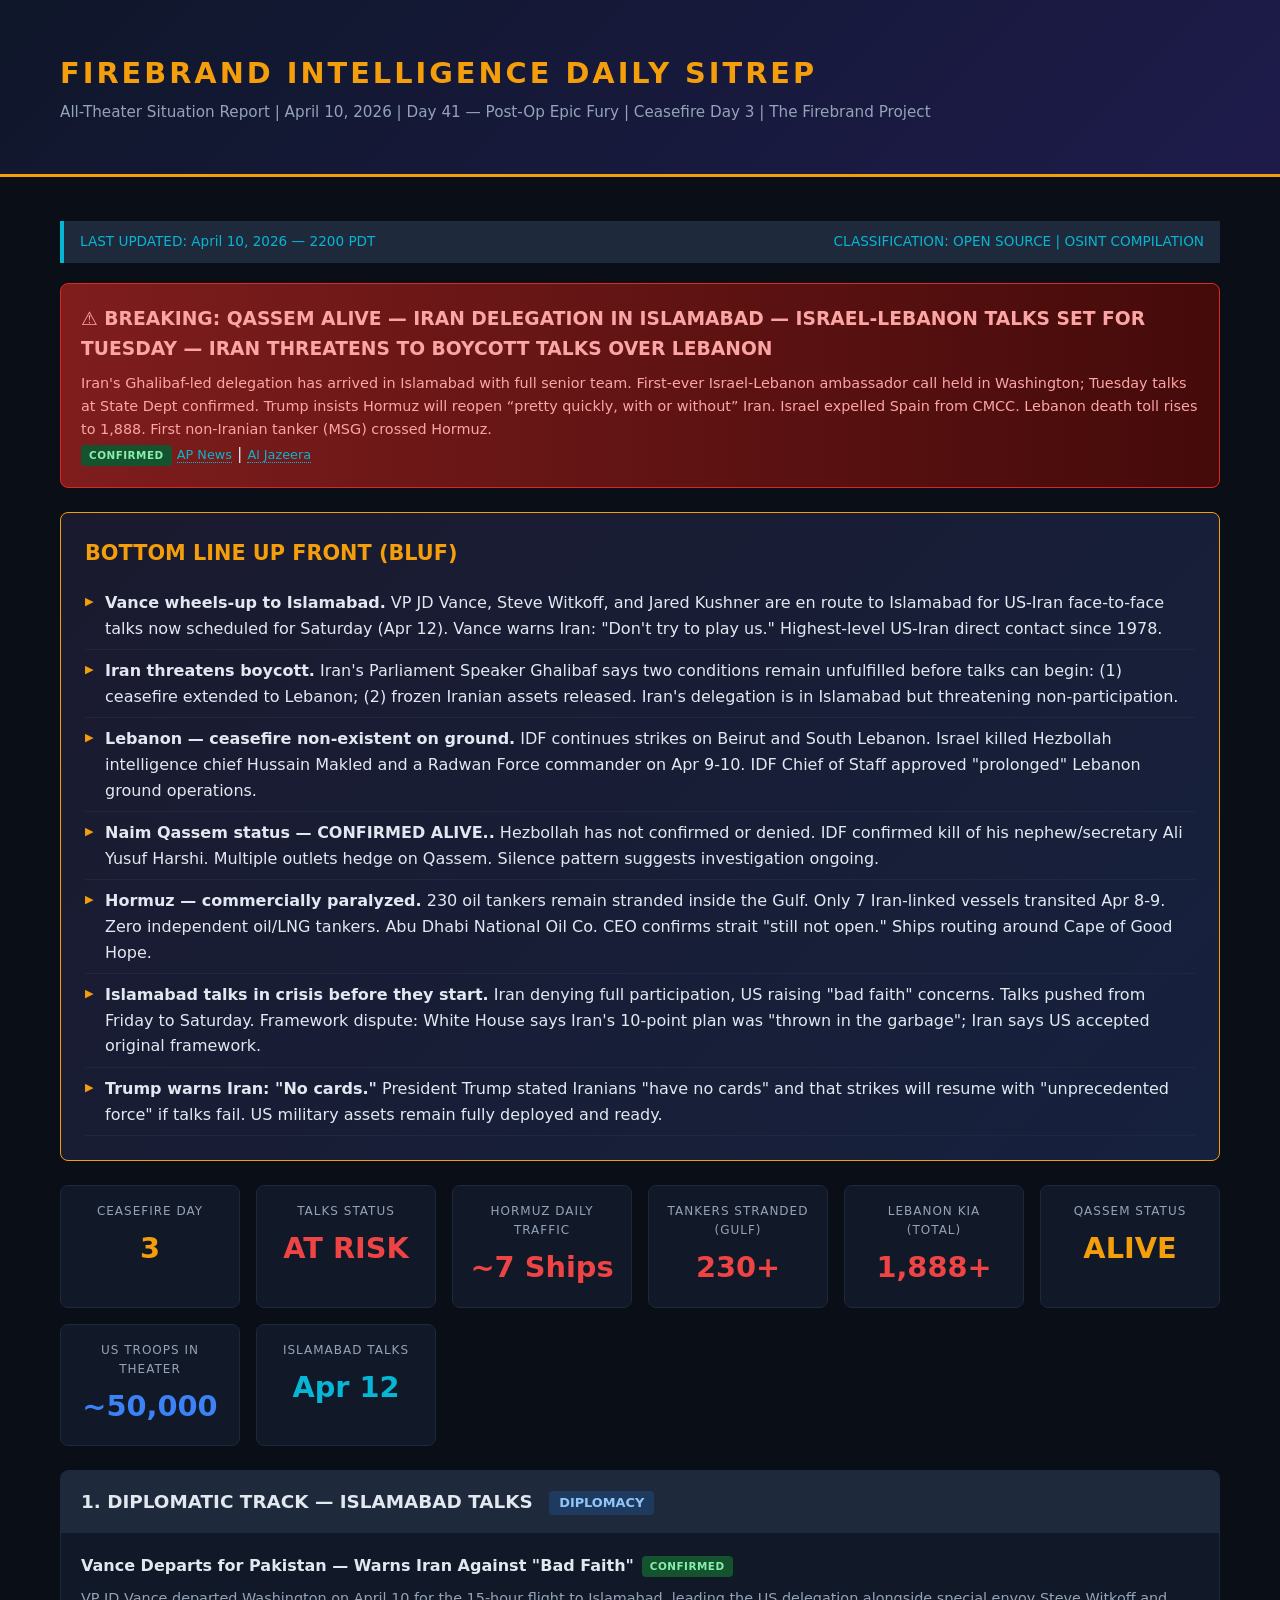
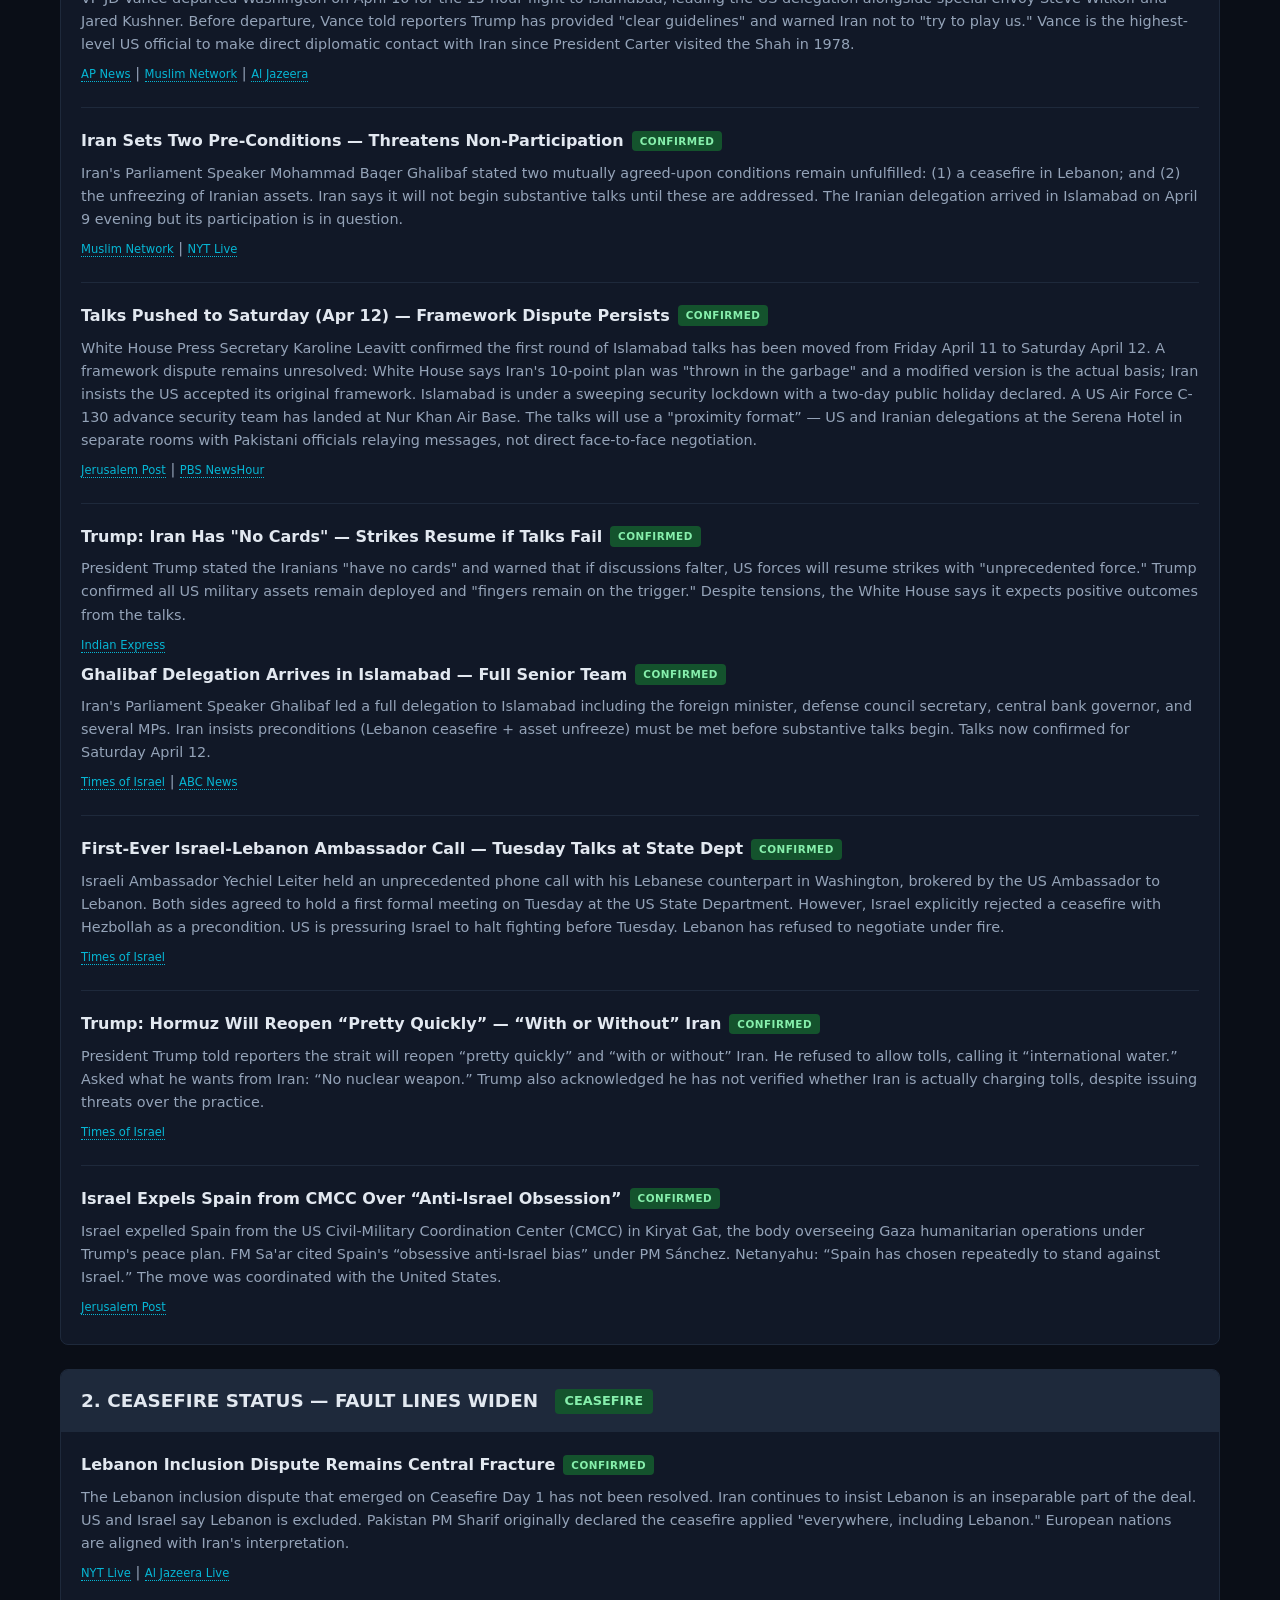
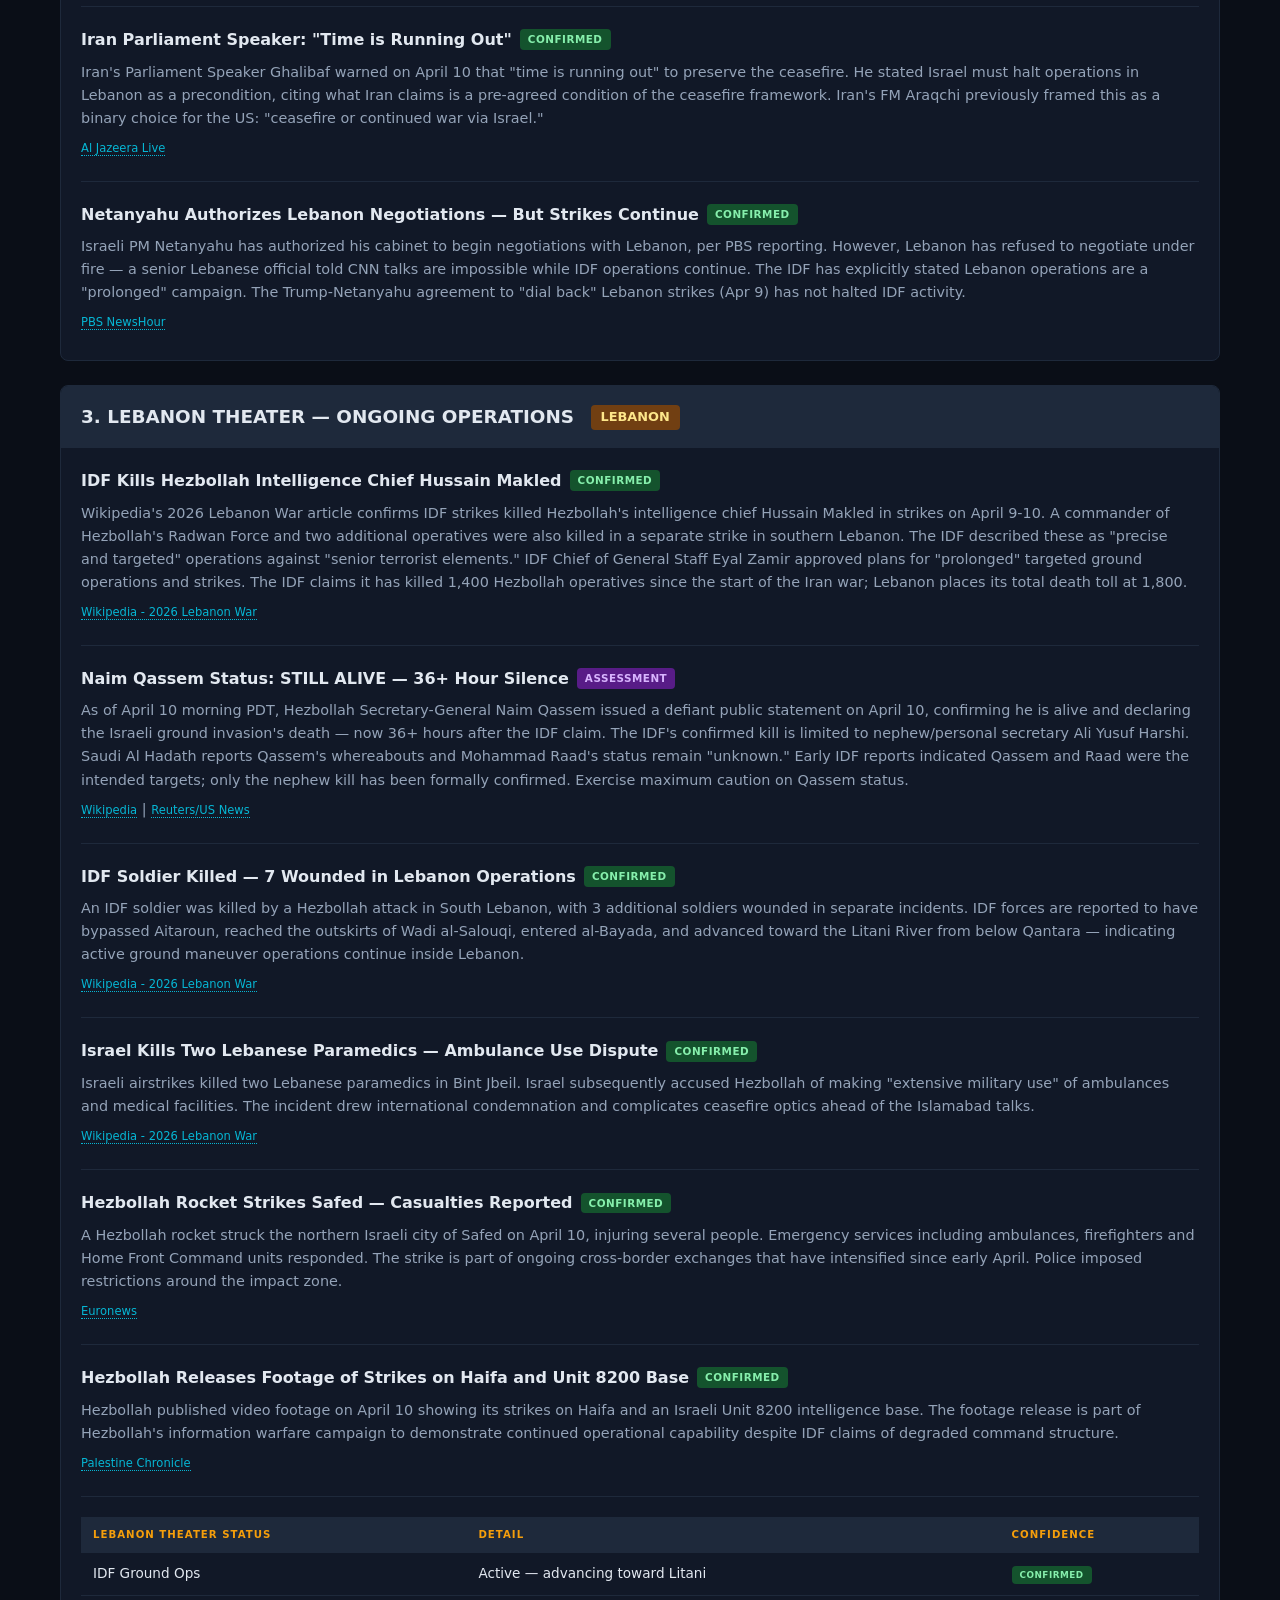
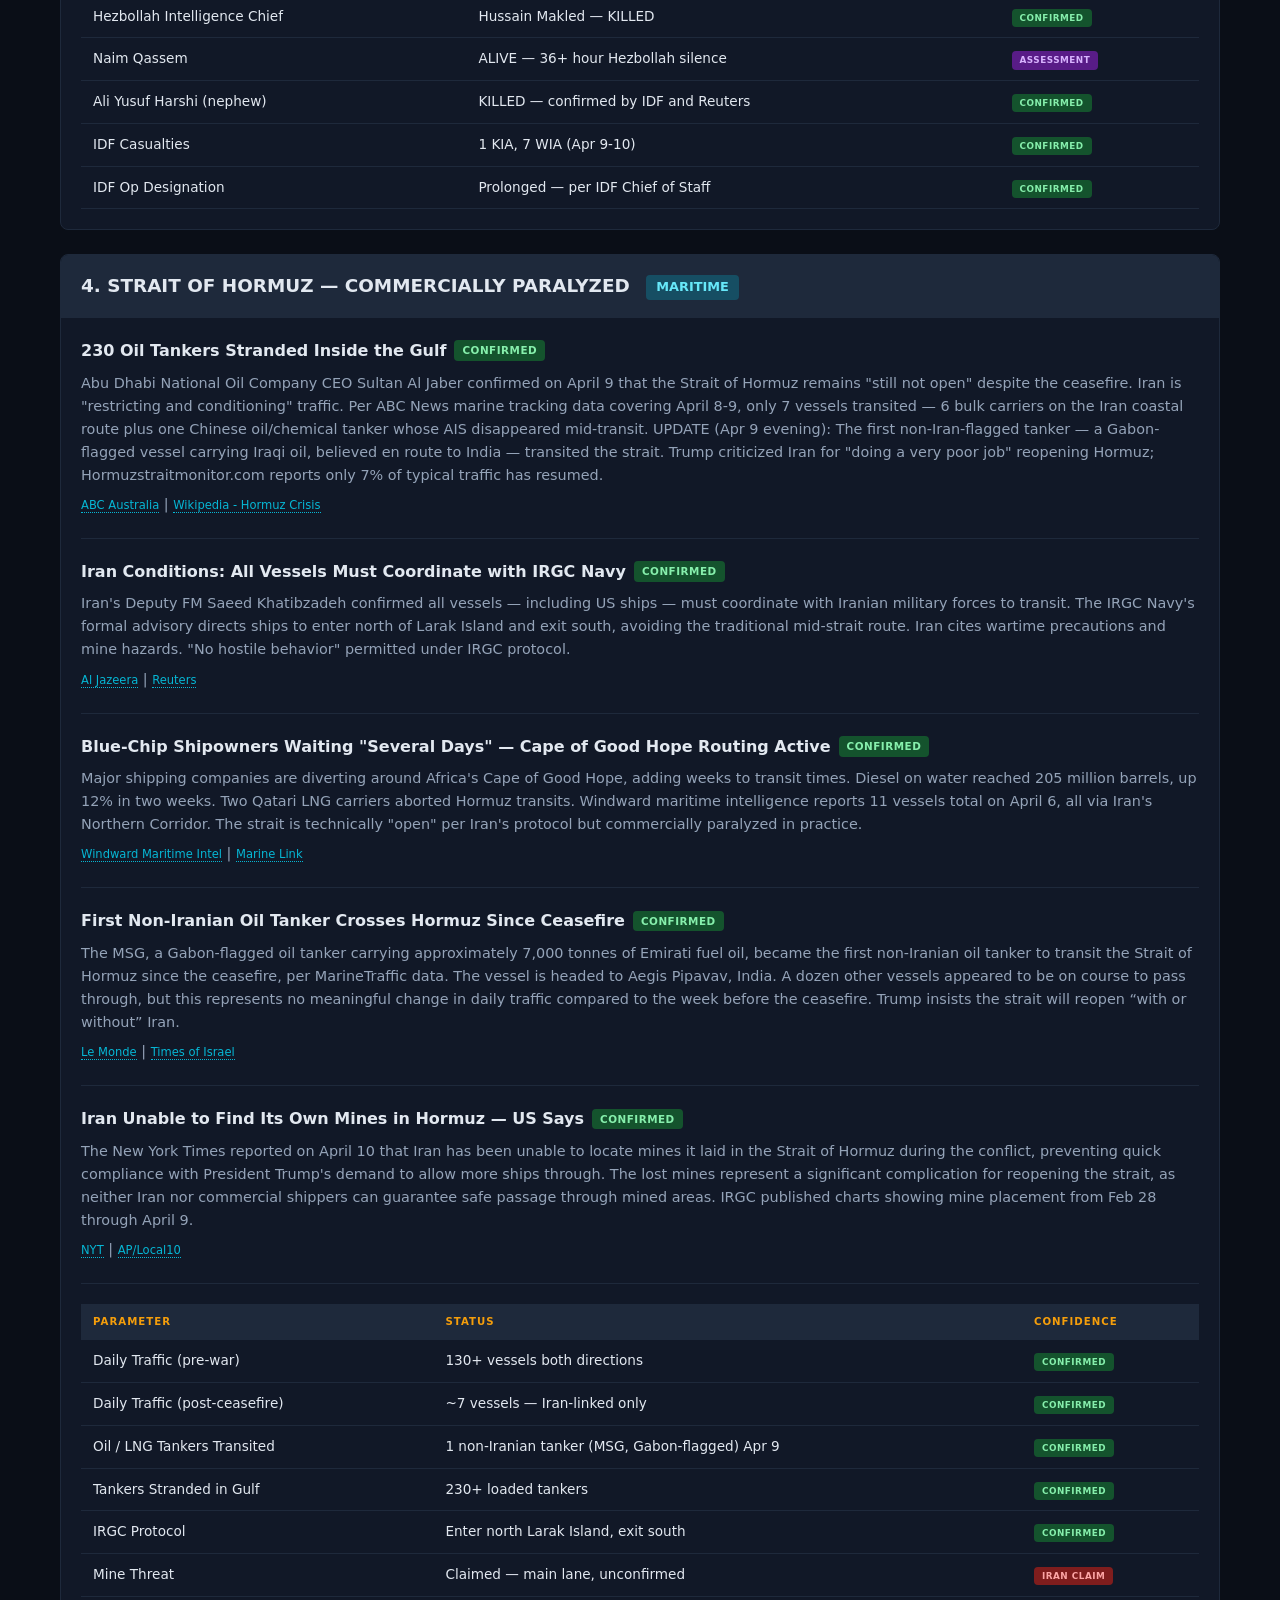
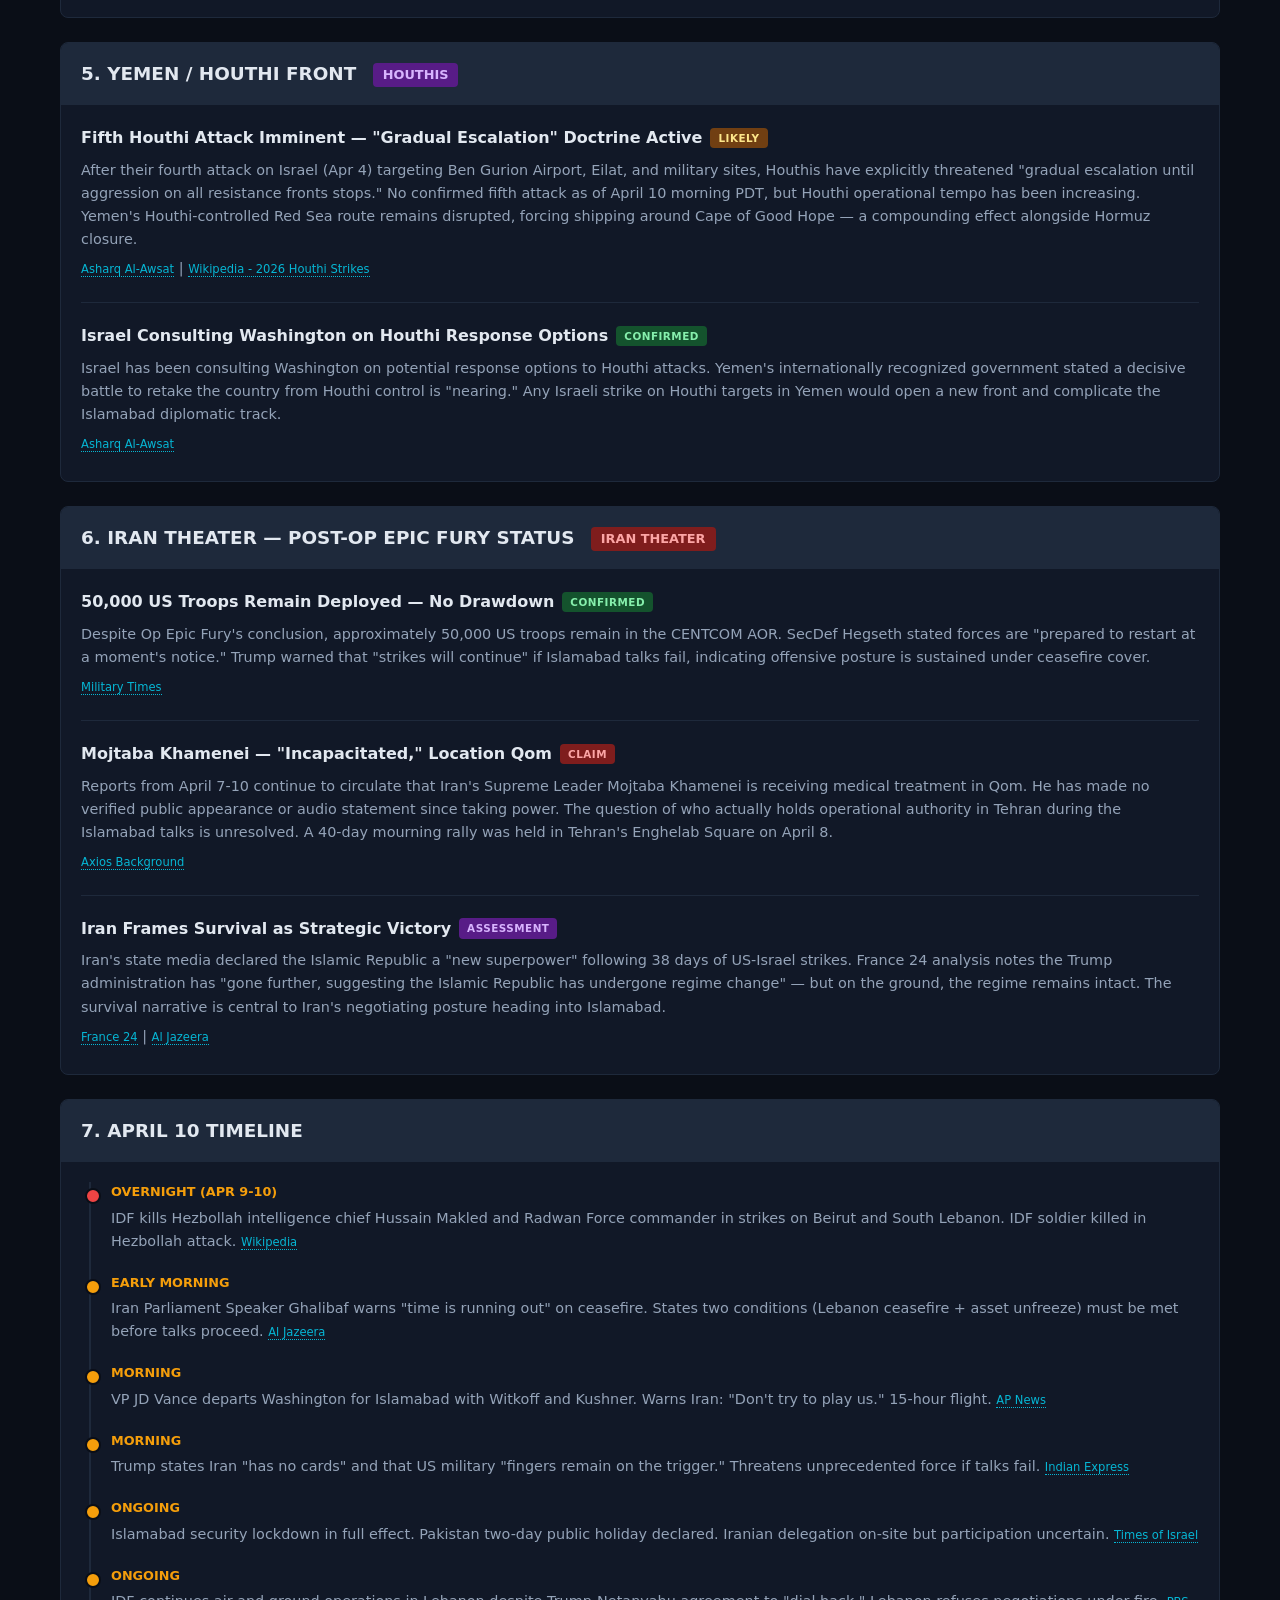
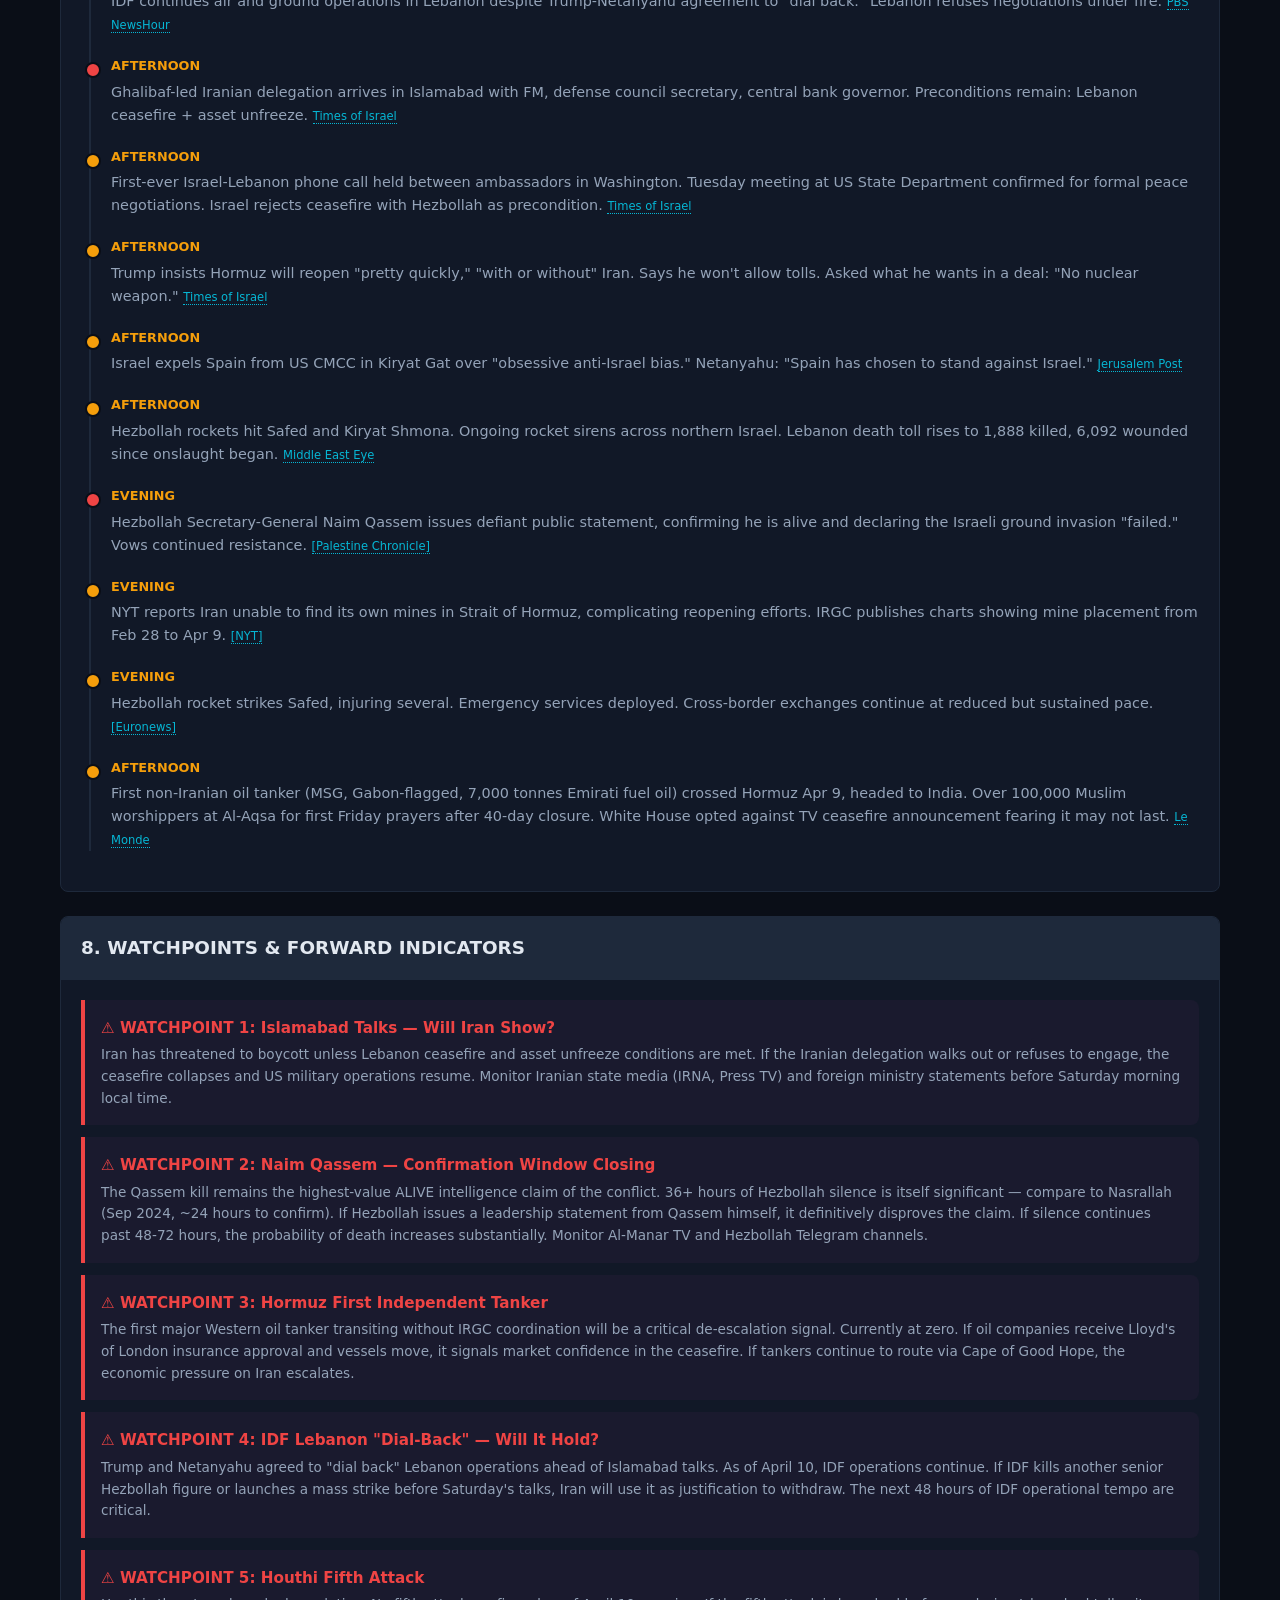
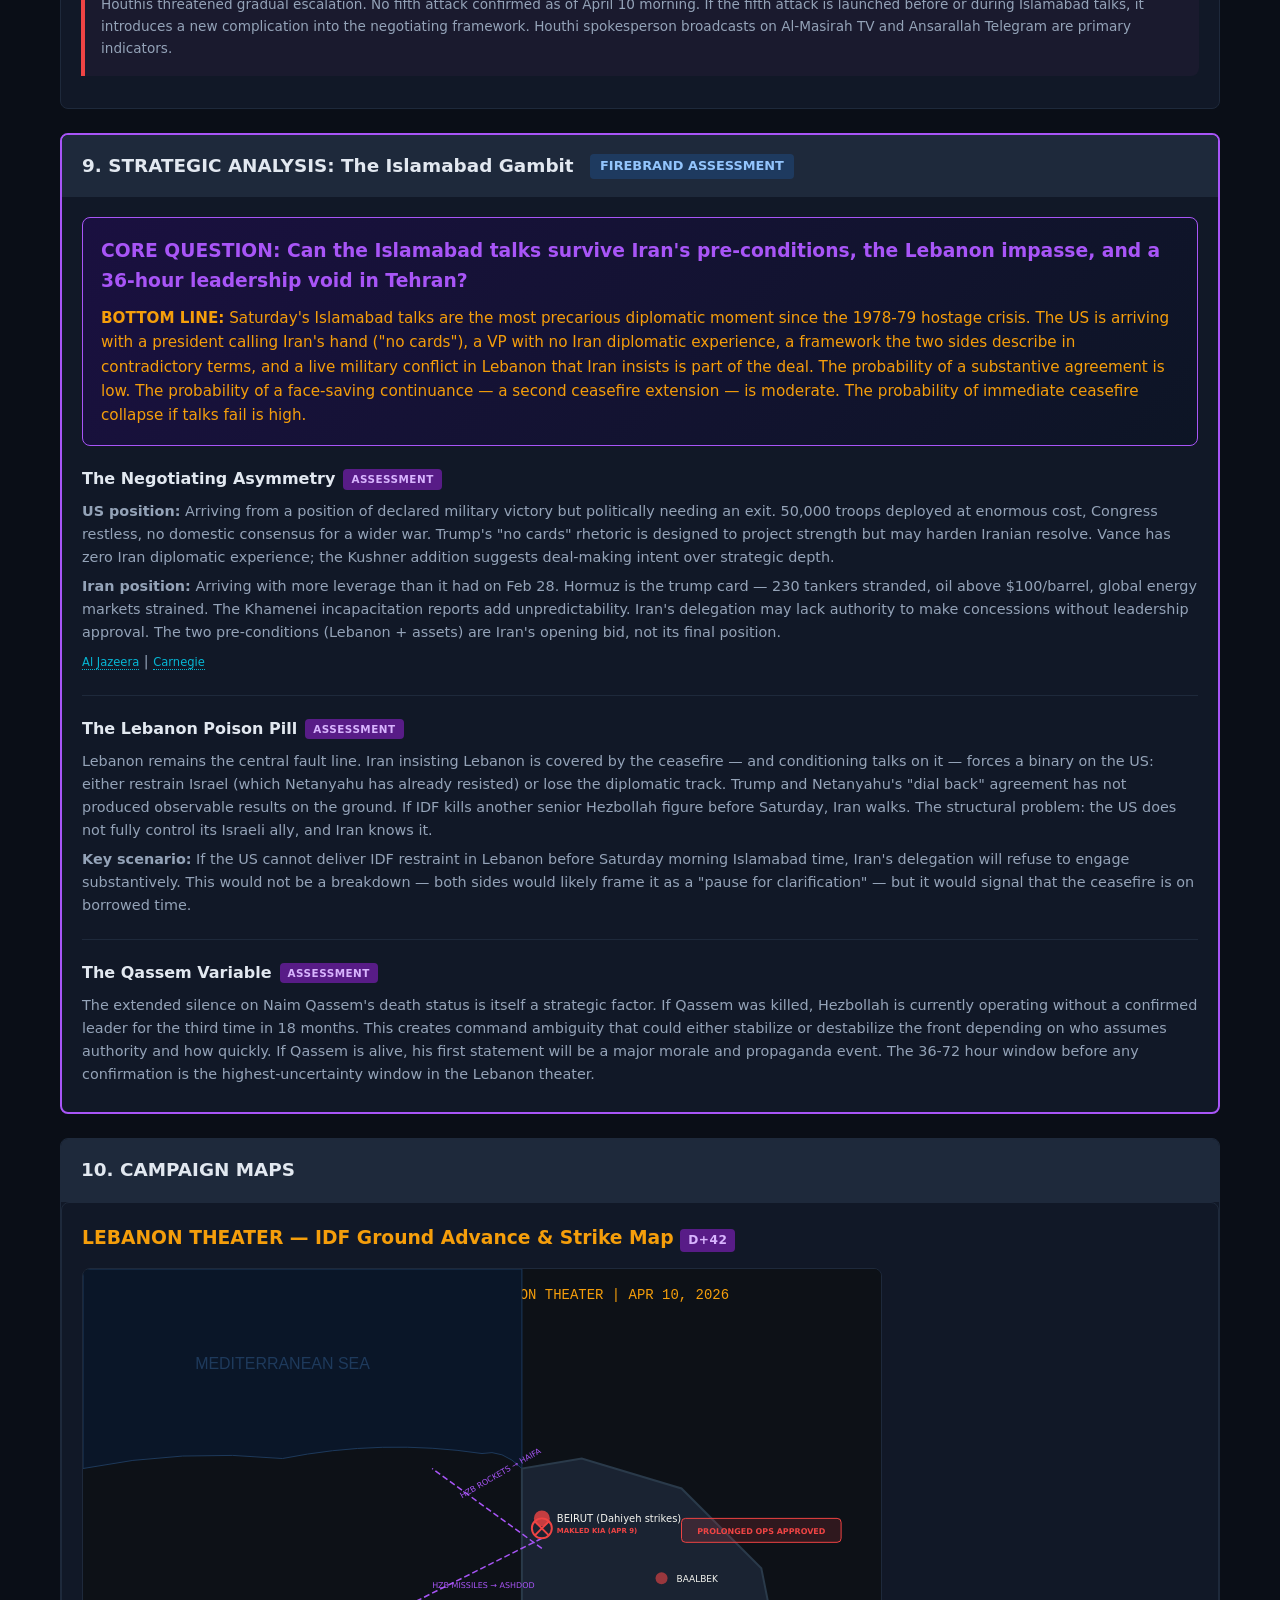
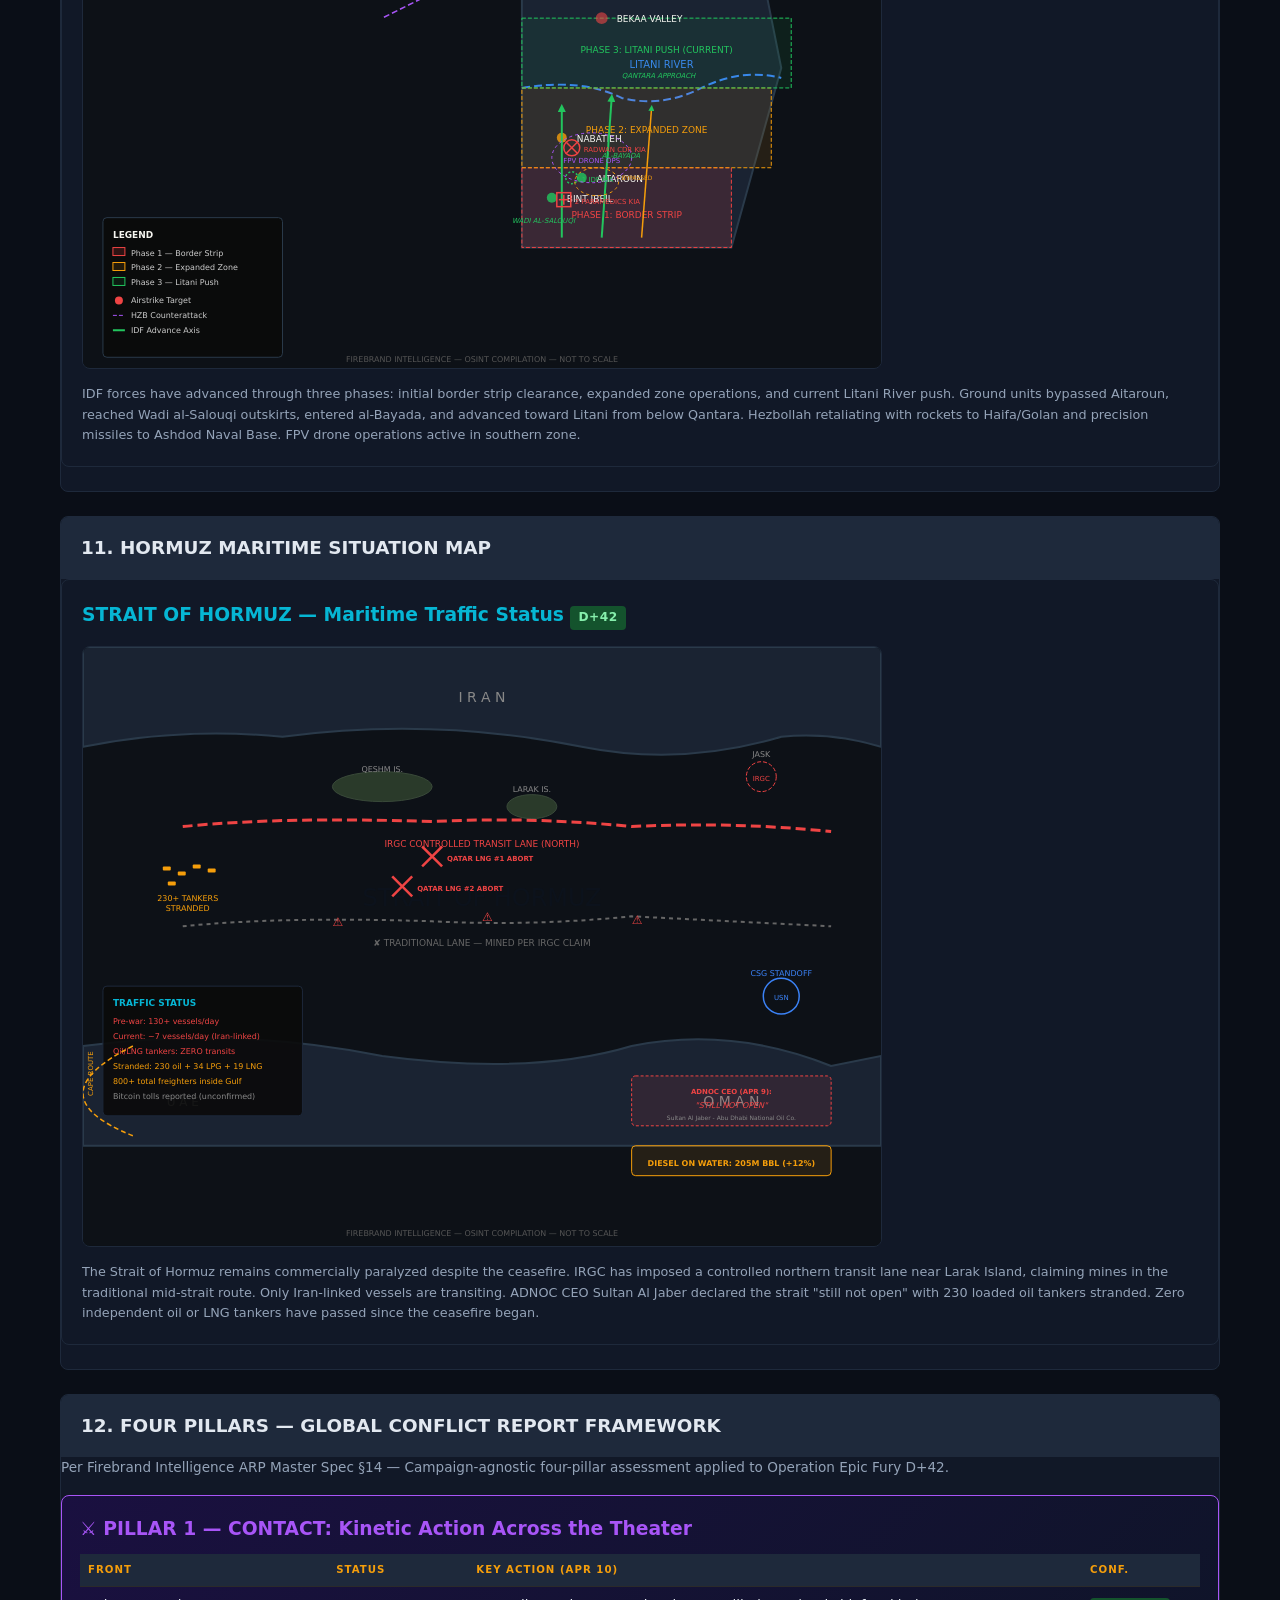
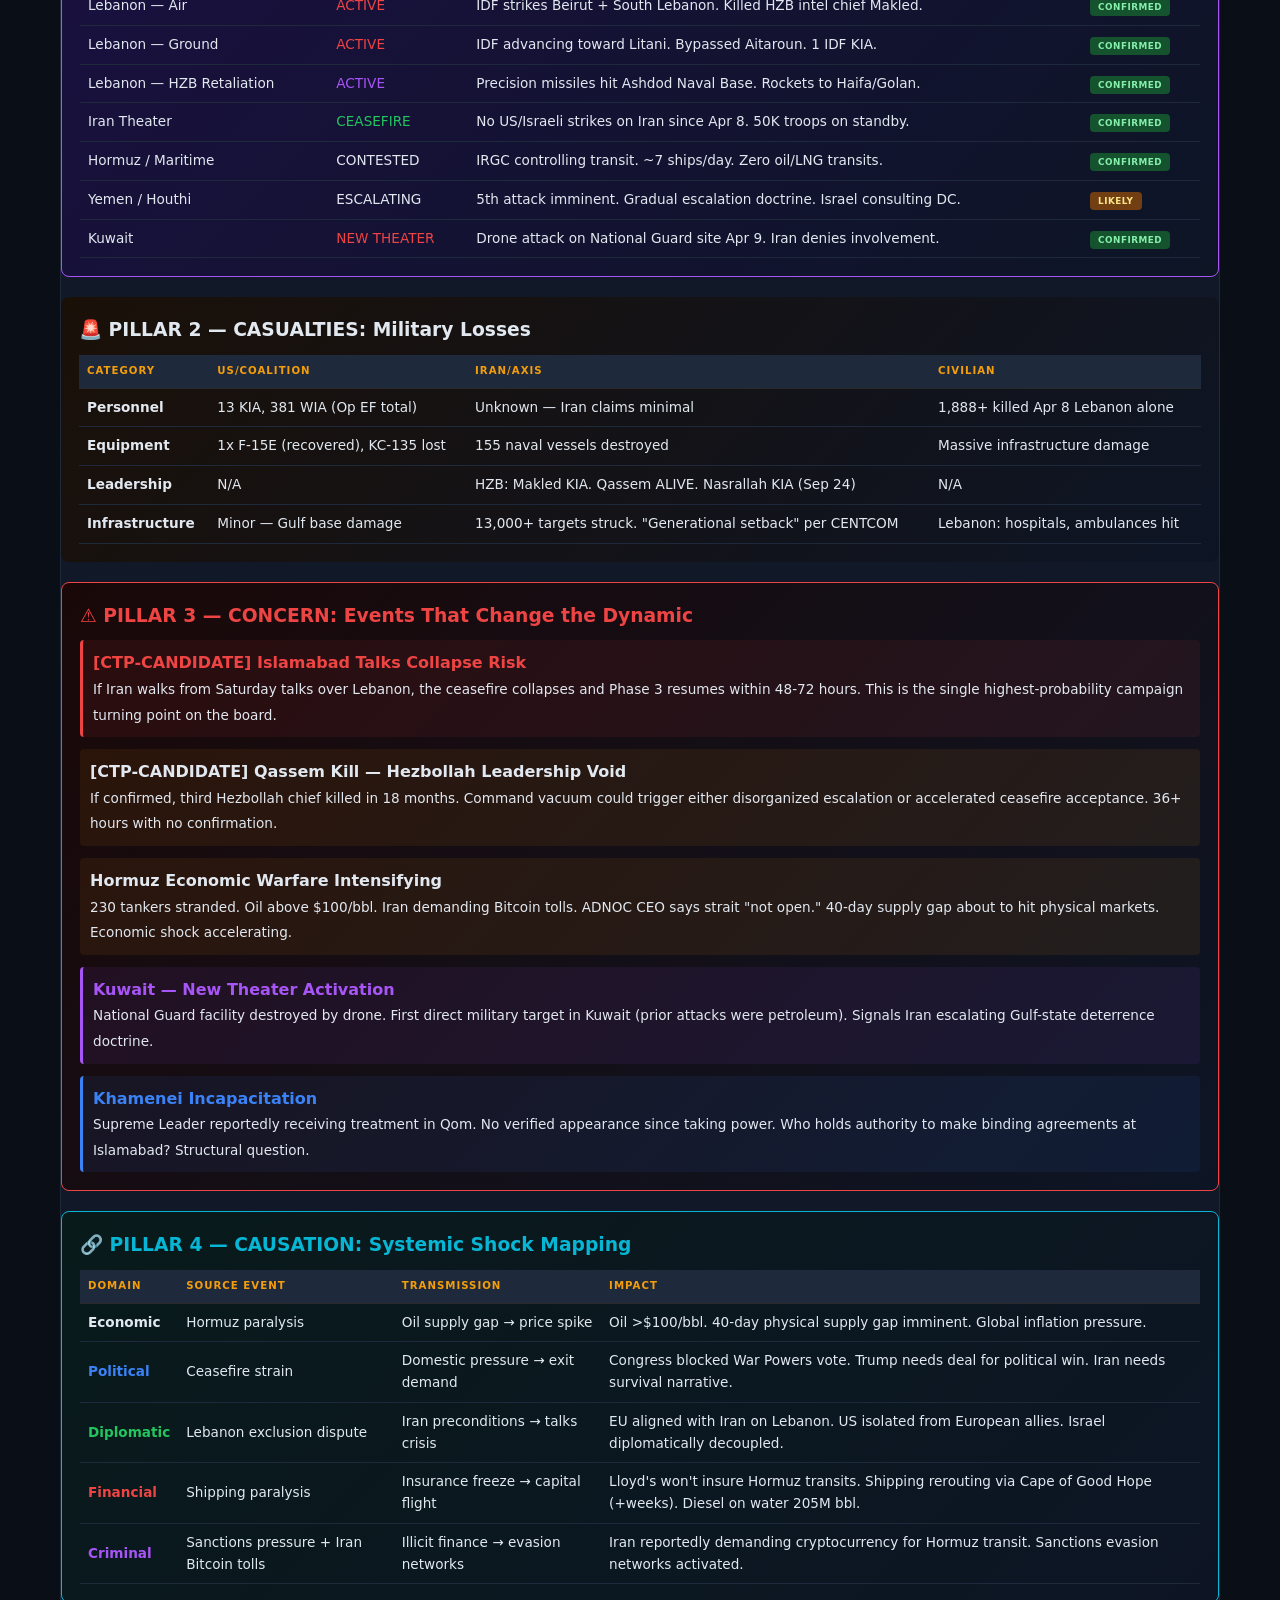
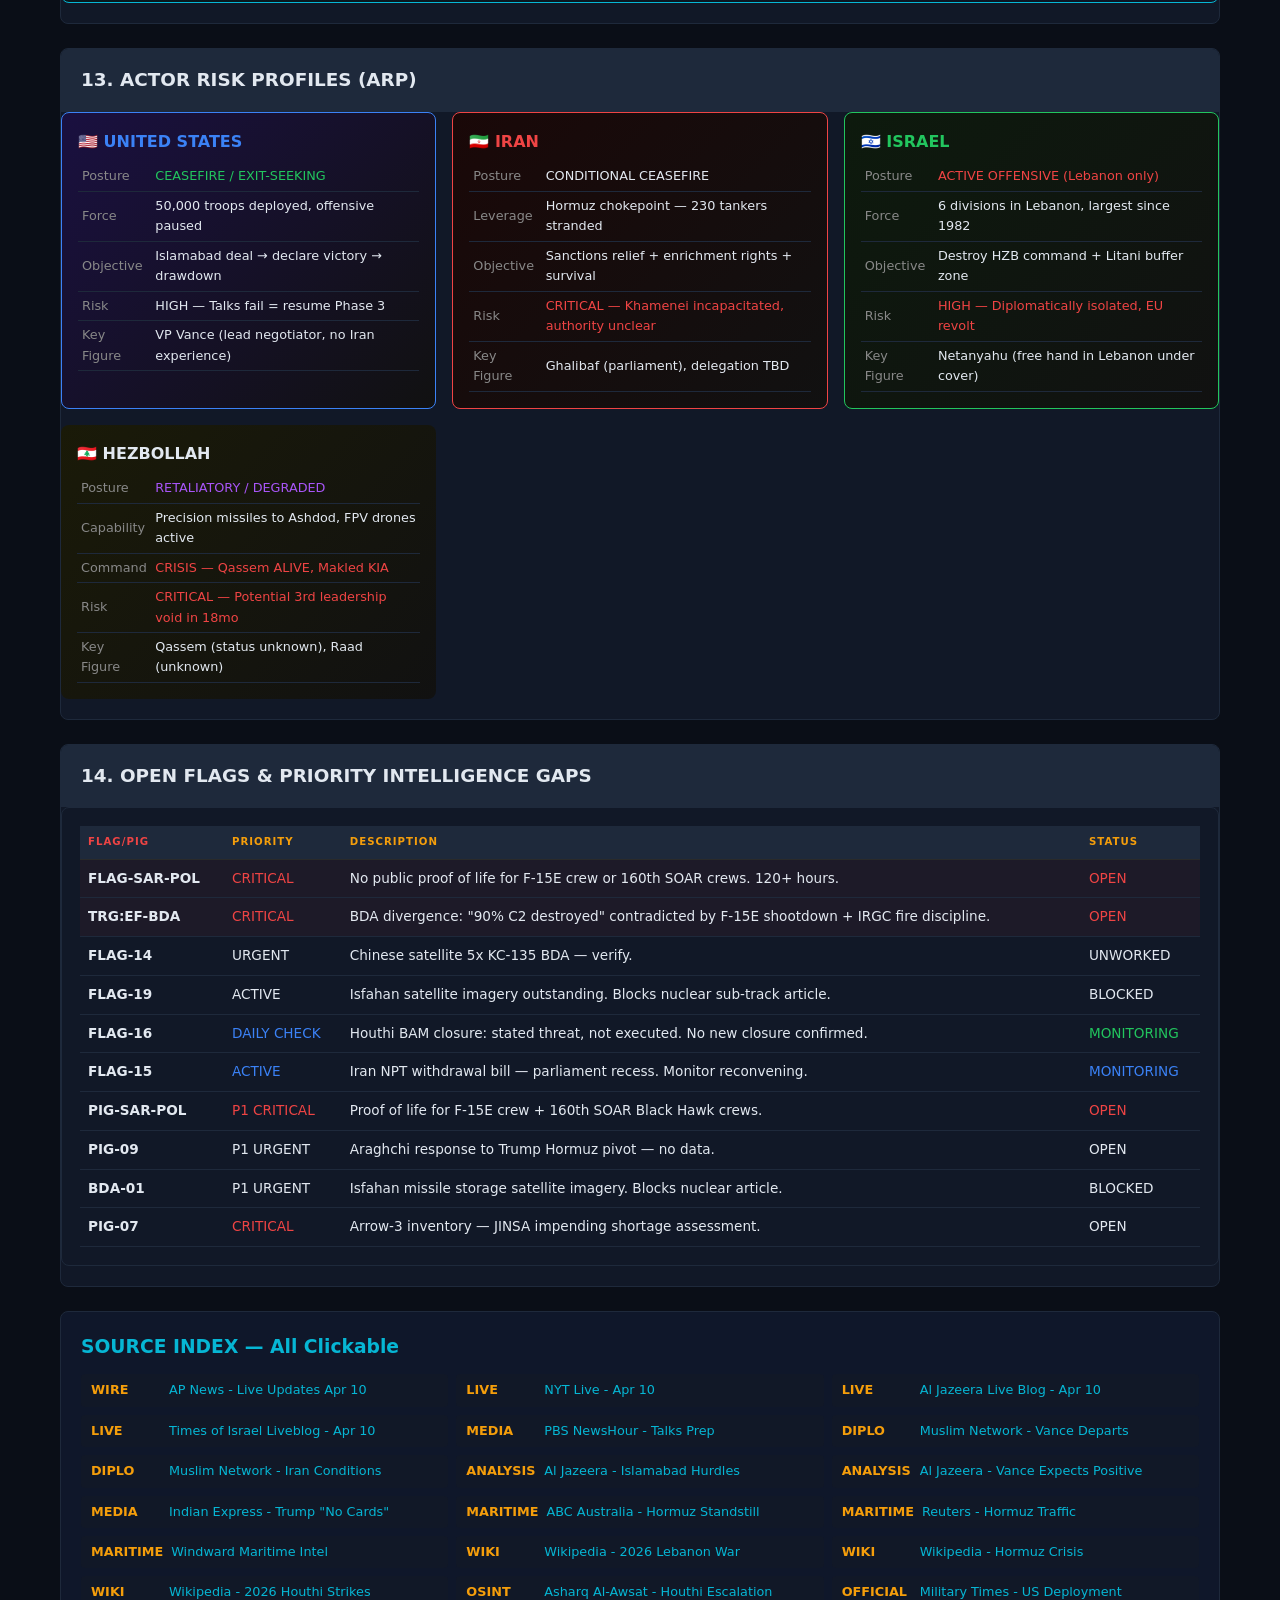
<file: 2026/04/10/sitrep.html>
<!DOCTYPE html>
<html lang="en">
<head>
<meta charset="UTF-8">
<meta name="viewport" content="width=device-width, initial-scale=1.0">
<title>Daily SITREP | April 10, 2026 | Firebrand Intelligence</title>
<style>
:root{--bg:#0a0e17;--card:#111827;--border:#1e293b;--accent:#f59e0b;--red:#ef4444;--green:#22c55e;--blue:#3b82f6;--cyan:#06b6d4;--purple:#a855f7;--text:#e2e8f0;--muted:#94a3b8;--confirmed:#22c55e;--likely:#f59e0b;--claim:#ef4444;--assessment:#a855f7}
*{margin:0;padding:0;box-sizing:border-box}
body{background:var(--bg);color:var(--text);font-family:'Segoe UI',system-ui,sans-serif;line-height:1.6}
.container{max-width:1200px;margin:0 auto;padding:20px}
header{background:linear-gradient(135deg,#0f172a,#1e1b4b);border-bottom:3px solid var(--accent);padding:30px;margin-bottom:24px}
header h1{font-size:1.8em;color:var(--accent);text-transform:uppercase;letter-spacing:3px}
header .subtitle{color:var(--muted);font-size:0.95em;margin-top:4px}
.update-bar{background:#1e293b;border-left:4px solid var(--cyan);padding:10px 16px;margin-bottom:20px;font-size:0.85em;color:var(--cyan);display:flex;justify-content:space-between;align-items:center}
.bluf{background:linear-gradient(135deg,#1a1a2e,#16213e);border:1px solid var(--accent);border-radius:8px;padding:24px;margin-bottom:24px}
.bluf h2{color:var(--accent);margin-bottom:12px;font-size:1.3em}
.bluf ul{list-style:none;padding:0}
.bluf li{padding:8px 0;border-bottom:1px solid #1e293b;position:relative;padding-left:20px}
.bluf li::before{content:'\25B6';position:absolute;left:0;color:var(--accent);font-size:0.7em;top:11px}
.stats-grid{display:grid;grid-template-columns:repeat(auto-fit,minmax(180px,1fr));gap:16px;margin-bottom:24px}
.stat-card{background:var(--card);border:1px solid var(--border);border-radius:8px;padding:16px;text-align:center}
.stat-card .label{color:var(--muted);font-size:0.75em;text-transform:uppercase;letter-spacing:1px}
.stat-card .value{font-size:1.8em;font-weight:700;margin-top:4px}
.stat-card .value.red{color:var(--red)}
.stat-card .value.green{color:var(--green)}
.stat-card .value.blue{color:var(--blue)}
.stat-card .value.amber{color:var(--accent)}
.stat-card .value.cyan{color:var(--cyan)}
.stat-card .value.purple{color:var(--purple)}
section{background:var(--card);border:1px solid var(--border);border-radius:8px;margin-bottom:24px;overflow:hidden}
section h2{background:#1e293b;padding:16px 20px;font-size:1.15em;border-bottom:1px solid var(--border)}
section h2 .theater-tag{display:inline-block;padding:2px 10px;border-radius:4px;font-size:0.7em;margin-left:10px;vertical-align:middle}
.tag-iran{background:#7f1d1d;color:#fca5a5}
.tag-lebanon{background:#713f12;color:#fde68a}
.tag-hormuz{background:#164e63;color:#67e8f9}
.tag-houthi{background:#581c87;color:#d8b4fe}
.tag-ceasefire{background:#14532d;color:#86efac}
.tag-diplo{background:#1e3a5f;color:#93c5fd}
.section-body{padding:20px}
.event{margin-bottom:20px;padding-bottom:16px;border-bottom:1px solid #1e293b}
.event:last-child{border-bottom:none;margin-bottom:0;padding-bottom:0}
.event h3{font-size:1em;margin-bottom:8px;display:flex;align-items:center;gap:8px;flex-wrap:wrap}
.badge{display:inline-block;padding:2px 8px;border-radius:4px;font-size:0.65em;font-weight:700;text-transform:uppercase;letter-spacing:0.5px}
.badge-confirmed{background:#14532d;color:#86efac}
.badge-likely{background:#713f12;color:#fde68a}
.badge-claim{background:#7f1d1d;color:#fca5a5}
.badge-assessment{background:#581c87;color:#d8b4fe}
.badge-breaking{background:#dc2626;color:#fff;animation:pulse 2s infinite}
@keyframes pulse{0%,100%{opacity:1}50%{opacity:0.6}}
.event p{color:var(--muted);font-size:0.9em;margin-bottom:6px}
.source-link{color:var(--cyan);text-decoration:none;font-size:0.8em;border-bottom:1px dotted var(--cyan)}
.source-link:hover{color:#fff}
table{width:100%;border-collapse:collapse;font-size:0.85em}
th{background:#1e293b;padding:10px 12px;text-align:left;color:var(--accent);text-transform:uppercase;font-size:0.75em;letter-spacing:1px}
td{padding:10px 12px;border-bottom:1px solid #1e293b}
.timeline{position:relative;padding-left:30px}
.timeline::before{content:'';position:absolute;left:8px;top:0;bottom:0;width:2px;background:var(--border)}
.tl-item{position:relative;margin-bottom:20px}
.tl-item::before{content:'';position:absolute;left:-26px;top:6px;width:12px;height:12px;border-radius:50%;background:var(--accent);border:2px solid var(--bg)}
.tl-item.critical::before{background:var(--red)}
.tl-item .tl-time{color:var(--accent);font-size:0.8em;font-weight:600}
.tl-item .tl-content{margin-top:4px;font-size:0.9em;color:var(--muted)}
.watchpoint{background:#1a1a2e;border-left:4px solid var(--red);padding:16px;margin-bottom:12px;border-radius:0 8px 8px 0}
.watchpoint h4{color:var(--red);margin-bottom:4px;font-size:0.95em}
.watchpoint p{color:var(--muted);font-size:0.85em}
.source-section{background:#0f172a;border:1px solid var(--border);border-radius:8px;padding:20px;margin-bottom:24px}
.source-section h3{color:var(--cyan);margin-bottom:12px}
.source-grid{display:grid;grid-template-columns:repeat(auto-fit,minmax(280px,1fr));gap:8px}
.source-item{display:flex;align-items:center;gap:8px;padding:6px 10px;background:#111827;border-radius:4px;font-size:0.8em}
.source-item a{color:var(--cyan);text-decoration:none}
.source-item a:hover{color:#fff;text-decoration:underline}
.source-cat{color:var(--accent);font-weight:600;min-width:70px}
footer{text-align:center;padding:30px;color:var(--muted);font-size:0.8em;border-top:1px solid var(--border)}
.flash{background:linear-gradient(90deg,#7f1d1d,#450a0a);border:1px solid #dc2626;border-radius:8px;padding:20px;margin-bottom:24px;animation:flash-pulse 3s infinite}
@keyframes flash-pulse{0%,100%{border-color:#dc2626}50%{border-color:#f87171}}
</style>
</head>
<body>
<header>
<div class="container">
<h1>FIREBRAND INTELLIGENCE DAILY SITREP</h1>
<div class="subtitle">All-Theater Situation Report | April 10, 2026 | Day 41 — Post-Op Epic Fury | Ceasefire Day 3 | The Firebrand Project</div>
</div>
</header>
<div class="container">

<div class="update-bar">
<span>LAST UPDATED: April 10, 2026 &mdash; 2200 PDT</span>
<span>CLASSIFICATION: OPEN SOURCE | OSINT COMPILATION</span>
</div>

<!-- BREAKING FLASH -->
<div class="flash">
<h3 style="color:#fca5a5;margin-bottom:8px">&#9888; BREAKING: QASSEM ALIVE — IRAN DELEGATION IN ISLAMABAD &mdash; ISRAEL-LEBANON TALKS SET FOR TUESDAY — IRAN THREATENS TO BOYCOTT TALKS OVER LEBANON</h3>
<p style="color:#fca5a5;font-size:0.9em">Iran's Ghalibaf-led delegation has arrived in Islamabad with full senior team. First-ever Israel-Lebanon ambassador call held in Washington; Tuesday talks at State Dept confirmed. Trump insists Hormuz will reopen &ldquo;pretty quickly, with or without&rdquo; Iran. Israel expelled Spain from CMCC. Lebanon death toll rises to 1,888. First non-Iranian tanker (MSG) crossed Hormuz.</p>
<p><span class="badge badge-confirmed">CONFIRMED</span> <a class="source-link" href="https://apnews.com/live/iran-war-israel-trump-04-10-2026" target="_blank">AP News</a> | <a class="source-link" href="https://www.aljazeera.com/video/newsfeed/2026/4/10/vance-expects-positive-iran-talks-as-he-heads-to-islamabad" target="_blank">Al Jazeera</a></p>
</div>

<!-- BLUF -->
<div class="bluf">
<h2>BOTTOM LINE UP FRONT (BLUF)</h2>
<ul>
<li><strong>Vance wheels-up to Islamabad.</strong> VP JD Vance, Steve Witkoff, and Jared Kushner are en route to Islamabad for US-Iran face-to-face talks now scheduled for Saturday (Apr 12). Vance warns Iran: "Don't try to play us." Highest-level US-Iran direct contact since 1978.</li>
<li><strong>Iran threatens boycott.</strong> Iran's Parliament Speaker Ghalibaf says two conditions remain unfulfilled before talks can begin: (1) ceasefire extended to Lebanon; (2) frozen Iranian assets released. Iran's delegation is in Islamabad but threatening non-participation.</li>
<li><strong>Lebanon — ceasefire non-existent on ground.</strong> IDF continues strikes on Beirut and South Lebanon. Israel killed Hezbollah intelligence chief Hussain Makled and a Radwan Force commander on Apr 9-10. IDF Chief of Staff approved "prolonged" Lebanon ground operations.</li>
<li><strong>Naim Qassem status — CONFIRMED ALIVE..</strong> Hezbollah has not confirmed or denied. IDF confirmed kill of his nephew/secretary Ali Yusuf Harshi. Multiple outlets hedge on Qassem. Silence pattern suggests investigation ongoing.</li>
<li><strong>Hormuz — commercially paralyzed.</strong> 230 oil tankers remain stranded inside the Gulf. Only 7 Iran-linked vessels transited Apr 8-9. Zero independent oil/LNG tankers. Abu Dhabi National Oil Co. CEO confirms strait "still not open." Ships routing around Cape of Good Hope.</li>
<li><strong>Islamabad talks in crisis before they start.</strong> Iran denying full participation, US raising "bad faith" concerns. Talks pushed from Friday to Saturday. Framework dispute: White House says Iran's 10-point plan was "thrown in the garbage"; Iran says US accepted original framework.</li>
<li><strong>Trump warns Iran: "No cards."</strong> President Trump stated Iranians "have no cards" and that strikes will resume with "unprecedented force" if talks fail. US military assets remain fully deployed and ready.</li>
</ul>
</div>

<!-- KEY STATS -->
<div class="stats-grid">
<div class="stat-card"><div class="label">Ceasefire Day</div><div class="value amber">3</div></div>
<div class="stat-card"><div class="label">Talks Status</div><div class="value red">AT RISK</div></div>
<div class="stat-card"><div class="label">Hormuz Daily Traffic</div><div class="value red">~7 Ships</div></div>
<div class="stat-card"><div class="label">Tankers Stranded (Gulf)</div><div class="value red">230+</div></div>
<div class="stat-card"><div class="label">Lebanon KIA (Total)</div><div class="value red">1,888+</div></div>
<div class="stat-card"><div class="label">Qassem Status</div><div class="value amber">ALIVE</div></div>
<div class="stat-card"><div class="label">US Troops in Theater</div><div class="value blue">~50,000</div></div>
<div class="stat-card"><div class="label">Islamabad Talks</div><div class="value cyan">Apr 12</div></div>
</div>

<!-- SECTION 1: DIPLOMATIC TRACK — ISLAMABAD -->
<section>
<h2>1. DIPLOMATIC TRACK &mdash; ISLAMABAD TALKS <span class="theater-tag tag-diplo">DIPLOMACY</span></h2>
<div class="section-body">
<div class="event">
<h3>Vance Departs for Pakistan — Warns Iran Against "Bad Faith" <span class="badge badge-confirmed">CONFIRMED</span></h3>
<p>VP JD Vance departed Washington on April 10 for the 15-hour flight to Islamabad, leading the US delegation alongside special envoy Steve Witkoff and Jared Kushner. Before departure, Vance told reporters Trump has provided "clear guidelines" and warned Iran not to "try to play us." Vance is the highest-level US official to make direct diplomatic contact with Iran since President Carter visited the Shah in 1978.</p>
<p><a class="source-link" href="https://apnews.com/live/iran-war-israel-trump-04-10-2026" target="_blank">AP News</a> | <a class="source-link" href="https://www.muslimnetwork.tv/vance-departs-for-islamabad-ahead-of-iran-talks-warns-tehran-against-bad-faith/" target="_blank">Muslim Network</a> | <a class="source-link" href="https://www.aljazeera.com/video/newsfeed/2026/4/10/vance-expects-positive-iran-talks-as-he-heads-to-islamabad" target="_blank">Al Jazeera</a></p>
</div>
<div class="event">
<h3>Iran Sets Two Pre-Conditions — Threatens Non-Participation <span class="badge badge-confirmed">CONFIRMED</span></h3>
<p>Iran's Parliament Speaker Mohammad Baqer Ghalibaf stated two mutually agreed-upon conditions remain unfulfilled: (1) a ceasefire in Lebanon; and (2) the unfreezing of Iranian assets. Iran says it will not begin substantive talks until these are addressed. The Iranian delegation arrived in Islamabad on April 9 evening but its participation is in question.</p>
<p><a class="source-link" href="https://www.muslimnetwork.tv/iran-sets-conditions-before-us-talks-can-begin/" target="_blank">Muslim Network</a> | <a class="source-link" href="https://www.nytimes.com/live/2026/04/10/world/iran-war-trump-israel-lebanon" target="_blank">NYT Live</a></p>
</div>
<div class="event">
<h3>Talks Pushed to Saturday (Apr 12) — Framework Dispute Persists <span class="badge badge-confirmed">CONFIRMED</span></h3>
<p>White House Press Secretary Karoline Leavitt confirmed the first round of Islamabad talks has been moved from Friday April 11 to Saturday April 12. A framework dispute remains unresolved: White House says Iran's 10-point plan was "thrown in the garbage" and a modified version is the actual basis; Iran insists the US accepted its original framework. Islamabad is under a sweeping security lockdown with a two-day public holiday declared. A US Air Force C-130 advance security team has landed at Nur Khan Air Base. The talks will use a "proximity format&rdquo; &mdash; US and Iranian delegations at the Serena Hotel in separate rooms with Pakistani officials relaying messages, not direct face-to-face negotiation.</p>
<p><a class="source-link" href="https://www.jpost.com/middle-east/iran-news/article-892588" target="_blank">Jerusalem Post</a> | <a class="source-link" href="https://www.pbs.org/newshour/world/u-s-and-iran-prepare-for-ceasefire-talks-as-netanyahu-authorizes-negotiations-with-lebanon" target="_blank">PBS NewsHour</a></p>
</div>
<div class="event">
<h3>Trump: Iran Has "No Cards" — Strikes Resume if Talks Fail <span class="badge badge-confirmed">CONFIRMED</span></h3>
<p>President Trump stated the Iranians "have no cards" and warned that if discussions falter, US forces will resume strikes with "unprecedented force." Trump confirmed all US military assets remain deployed and "fingers remain on the trigger." Despite tensions, the White House says it expects positive outcomes from the talks.</p>
<p><a class="source-link" href="https://indianexpress.com/article/world/iran-us-israel-war-live-updates-lebanon-attack-hezbollah-ceasefire-10626787/" target="_blank">Indian Express</a></p>

            <div class="event">
              <h3>Ghalibaf Delegation Arrives in Islamabad &mdash; Full Senior Team <span class="badge badge-confirmed">CONFIRMED</span></h3>
              <p>Iran's Parliament Speaker Ghalibaf led a full delegation to Islamabad including the foreign minister, defense council secretary, central bank governor, and several MPs. Iran insists preconditions (Lebanon ceasefire + asset unfreeze) must be met before substantive talks begin. Talks now confirmed for Saturday April 12.</p>
              <p><a class="source-link" href="https://www.timesofisrael.com/liveblog-april-10-2026/" target="_blank">Times of Israel</a> | <a class="source-link" href="https://abcnews.com/Politics/high-stakes-us-iran-peace-talks-led-vance/story?id=131924414" target="_blank">ABC News</a></p>
            </div>

            <div class="event">
              <h3>First-Ever Israel-Lebanon Ambassador Call &mdash; Tuesday Talks at State Dept <span class="badge badge-confirmed">CONFIRMED</span></h3>
              <p>Israeli Ambassador Yechiel Leiter held an unprecedented phone call with his Lebanese counterpart in Washington, brokered by the US Ambassador to Lebanon. Both sides agreed to hold a first formal meeting on Tuesday at the US State Department. However, Israel explicitly rejected a ceasefire with Hezbollah as a precondition. US is pressuring Israel to halt fighting before Tuesday. Lebanon has refused to negotiate under fire.</p>
              <p><a class="source-link" href="https://www.timesofisrael.com/direct-israel-lebanon-talks-set-for-tuesday-in-dc-us-said-pressing-israel-for-ceasefire/" target="_blank">Times of Israel</a></p>
            </div>

            <div class="event">
              <h3>Trump: Hormuz Will Reopen &ldquo;Pretty Quickly&rdquo; &mdash; &ldquo;With or Without&rdquo; Iran <span class="badge badge-confirmed">CONFIRMED</span></h3>
              <p>President Trump told reporters the strait will reopen &ldquo;pretty quickly&rdquo; and &ldquo;with or without&rdquo; Iran. He refused to allow tolls, calling it &ldquo;international water.&rdquo; Asked what he wants from Iran: &ldquo;No nuclear weapon.&rdquo; Trump also acknowledged he has not verified whether Iran is actually charging tolls, despite issuing threats over the practice.</p>
              <p><a class="source-link" href="https://www.timesofisrael.com/liveblog-april-10-2026/" target="_blank">Times of Israel</a></p>
            </div>

            <div class="event">
              <h3>Israel Expels Spain from CMCC Over &ldquo;Anti-Israel Obsession&rdquo; <span class="badge badge-confirmed">CONFIRMED</span></h3>
              <p>Israel expelled Spain from the US Civil-Military Coordination Center (CMCC) in Kiryat Gat, the body overseeing Gaza humanitarian operations under Trump's peace plan. FM Sa'ar cited Spain's &ldquo;obsessive anti-Israel bias&rdquo; under PM S&aacute;nchez. Netanyahu: &ldquo;Spain has chosen repeatedly to stand against Israel.&rdquo; The move was coordinated with the United States.</p>
              <p><a class="source-link" href="https://www.jpost.com/israel-news/article-892594" target="_blank">Jerusalem Post</a></p>
            </div>
</div>
</div>
</section>

<!-- SECTION 2: CEASEFIRE STATUS -->
<section>
<h2>2. CEASEFIRE STATUS &mdash; FAULT LINES WIDEN <span class="theater-tag tag-ceasefire">CEASEFIRE</span></h2>
<div class="section-body">
<div class="event">
<h3>Lebanon Inclusion Dispute Remains Central Fracture <span class="badge badge-confirmed">CONFIRMED</span></h3>
<p>The Lebanon inclusion dispute that emerged on Ceasefire Day 1 has not been resolved. Iran continues to insist Lebanon is an inseparable part of the deal. US and Israel say Lebanon is excluded. Pakistan PM Sharif originally declared the ceasefire applied "everywhere, including Lebanon." European nations are aligned with Iran's interpretation.</p>
<p><a class="source-link" href="https://www.nytimes.com/live/2026/04/10/world/iran-war-trump-israel-lebanon" target="_blank">NYT Live</a> | <a class="source-link" href="https://www.aljazeera.com/news/liveblog/2026/4/10/iran-war-live-israeli-attacks-on-lebanon-threaten-us-iran-ceasefire-talks" target="_blank">Al Jazeera Live</a></p>
</div>
<div class="event">
<h3>Iran Parliament Speaker: "Time is Running Out" <span class="badge badge-confirmed">CONFIRMED</span></h3>
<p>Iran's Parliament Speaker Ghalibaf warned on April 10 that "time is running out" to preserve the ceasefire. He stated Israel must halt operations in Lebanon as a precondition, citing what Iran claims is a pre-agreed condition of the ceasefire framework. Iran's FM Araqchi previously framed this as a binary choice for the US: "ceasefire or continued war via Israel."</p>
<p><a class="source-link" href="https://www.aljazeera.com/news/liveblog/2026/4/10/iran-war-live-israeli-attacks-on-lebanon-threaten-us-iran-ceasefire-talks" target="_blank">Al Jazeera Live</a></p>
</div>
<div class="event">
<h3>Netanyahu Authorizes Lebanon Negotiations — But Strikes Continue <span class="badge badge-confirmed">CONFIRMED</span></h3>
<p>Israeli PM Netanyahu has authorized his cabinet to begin negotiations with Lebanon, per PBS reporting. However, Lebanon has refused to negotiate under fire — a senior Lebanese official told CNN talks are impossible while IDF operations continue. The IDF has explicitly stated Lebanon operations are a "prolonged" campaign. The Trump-Netanyahu agreement to "dial back" Lebanon strikes (Apr 9) has not halted IDF activity.</p>
<p><a class="source-link" href="https://www.pbs.org/newshour/world/u-s-and-iran-prepare-for-ceasefire-talks-as-netanyahu-authorizes-negotiations-with-lebanon" target="_blank">PBS NewsHour</a></p>
</div>
</div>
</section>

<!-- SECTION 3: LEBANON THEATER -->
<section>
<h2>3. LEBANON THEATER &mdash; ONGOING OPERATIONS <span class="theater-tag tag-lebanon">LEBANON</span></h2>
<div class="section-body">
<div class="event">
<h3>IDF Kills Hezbollah Intelligence Chief Hussain Makled <span class="badge badge-confirmed">CONFIRMED</span></h3>
<p>Wikipedia's 2026 Lebanon War article confirms IDF strikes killed Hezbollah's intelligence chief Hussain Makled in strikes on April 9-10. A commander of Hezbollah's Radwan Force and two additional operatives were also killed in a separate strike in southern Lebanon. The IDF described these as "precise and targeted" operations against "senior terrorist elements." IDF Chief of General Staff Eyal Zamir approved plans for "prolonged" targeted ground operations and strikes. The IDF claims it has killed 1,400 Hezbollah operatives since the start of the Iran war; Lebanon places its total death toll at 1,800.</p>
<p><a class="source-link" href="https://en.wikipedia.org/wiki/2026_Lebanon_war" target="_blank">Wikipedia - 2026 Lebanon War</a></p>
</div>
<div class="event">
<h3>Naim Qassem Status: STILL ALIVE — 36+ Hour Silence <span class="badge badge-assessment">ASSESSMENT</span></h3>
<p>As of April 10 morning PDT, Hezbollah Secretary-General Naim Qassem issued a defiant public statement on April 10, confirming he is alive and declaring the Israeli ground invasion's death — now 36+ hours after the IDF claim. The IDF's confirmed kill is limited to nephew/personal secretary Ali Yusuf Harshi. Saudi Al Hadath reports Qassem's whereabouts and Mohammad Raad's status remain "unknown." Early IDF reports indicated Qassem and Raad were the intended targets; only the nephew kill has been formally confirmed. Exercise maximum caution on Qassem status.</p>
<p><a class="source-link" href="https://en.wikipedia.org/wiki/2026_Lebanon_war" target="_blank">Wikipedia</a> | <a class="source-link" href="https://www.usnews.com/news/world/articles/2026-04-09/israeli-military-says-it-has-killed-hezbollah-chief-naim-qassem" target="_blank">Reuters/US News</a></p>
</div>
<div class="event">
<h3>IDF Soldier Killed — 7 Wounded in Lebanon Operations <span class="badge badge-confirmed">CONFIRMED</span></h3>
<p>An IDF soldier was killed by a Hezbollah attack in South Lebanon, with 3 additional soldiers wounded in separate incidents. IDF forces are reported to have bypassed Aitaroun, reached the outskirts of Wadi al-Salouqi, entered al-Bayada, and advanced toward the Litani River from below Qantara — indicating active ground maneuver operations continue inside Lebanon.</p>
<p><a class="source-link" href="https://en.wikipedia.org/wiki/2026_Lebanon_war" target="_blank">Wikipedia - 2026 Lebanon War</a></p>
</div>
<div class="event">
<h3>Israel Kills Two Lebanese Paramedics — Ambulance Use Dispute <span class="badge badge-confirmed">CONFIRMED</span></h3>
<p>Israeli airstrikes killed two Lebanese paramedics in Bint Jbeil. Israel subsequently accused Hezbollah of making "extensive military use" of ambulances and medical facilities. The incident drew international condemnation and complicates ceasefire optics ahead of the Islamabad talks.</p>
<p><a class="source-link" href="https://en.wikipedia.org/wiki/2026_Lebanon_war" target="_blank">Wikipedia - 2026 Lebanon War</a></p>
</div>

<div class="event">
<h3>Hezbollah Rocket Strikes Safed — Casualties Reported <span class="badge badge-confirmed">CONFIRMED</span></h3>
<p>A Hezbollah rocket struck the northern Israeli city of Safed on April 10, injuring several people. Emergency services including ambulances, firefighters and Home Front Command units responded. The strike is part of ongoing cross-border exchanges that have intensified since early April. Police imposed restrictions around the impact zone.</p>
<p><a class="source-link" href="https://www.euronews.com/video/2026/04/10/israel-hezbollah-rocket-from-lebanon-strikes-safed-injuring-several-people" target="_blank">Euronews</a></p>
</div>

<div class="event">
<h3>Hezbollah Releases Footage of Strikes on Haifa and Unit 8200 Base <span class="badge badge-confirmed">CONFIRMED</span></h3>
<p>Hezbollah published video footage on April 10 showing its strikes on Haifa and an Israeli Unit 8200 intelligence base. The footage release is part of Hezbollah's information warfare campaign to demonstrate continued operational capability despite IDF claims of degraded command structure.</p>
<p><a class="source-link" href="https://www.palestinechronicle.com/hezbollah-releases-footage-of-strikes-on-haifa-unit-8200-base/" target="_blank">Palestine Chronicle</a></p>
</div>

<table>
<tr><th>Lebanon Theater Status</th><th>Detail</th><th>Confidence</th></tr>
<tr><td>IDF Ground Ops</td><td>Active — advancing toward Litani</td><td><span class="badge badge-confirmed">CONFIRMED</span></td></tr>
<tr><td>Hezbollah Intelligence Chief</td><td>Hussain Makled — KILLED</td><td><span class="badge badge-confirmed">CONFIRMED</span></td></tr>
<tr><td>Naim Qassem</td><td>ALIVE — 36+ hour Hezbollah silence</td><td><span class="badge badge-assessment">ASSESSMENT</span></td></tr>
<tr><td>Ali Yusuf Harshi (nephew)</td><td>KILLED — confirmed by IDF and Reuters</td><td><span class="badge badge-confirmed">CONFIRMED</span></td></tr>
<tr><td>IDF Casualties</td><td>1 KIA, 7 WIA (Apr 9-10)</td><td><span class="badge badge-confirmed">CONFIRMED</span></td></tr>
<tr><td>IDF Op Designation</td><td>Prolonged — per IDF Chief of Staff</td><td><span class="badge badge-confirmed">CONFIRMED</span></td></tr>
</table>
</div>
</section>

<!-- SECTION 4: STRAIT OF HORMUZ -->
<section>
<h2>4. STRAIT OF HORMUZ &mdash; COMMERCIALLY PARALYZED <span class="theater-tag tag-hormuz">MARITIME</span></h2>
<div class="section-body">
<div class="event">
<h3>230 Oil Tankers Stranded Inside the Gulf <span class="badge badge-confirmed">CONFIRMED</span></h3>
<p>Abu Dhabi National Oil Company CEO Sultan Al Jaber confirmed on April 9 that the Strait of Hormuz remains "still not open" despite the ceasefire. Iran is "restricting and conditioning" traffic. Per ABC News marine tracking data covering April 8-9, only 7 vessels transited — 6 bulk carriers on the Iran coastal route plus one Chinese oil/chemical tanker whose AIS disappeared mid-transit. UPDATE (Apr 9 evening): The first non-Iran-flagged tanker — a Gabon-flagged vessel carrying Iraqi oil, believed en route to India — transited the strait. Trump criticized Iran for "doing a very poor job" reopening Hormuz; Hormuzstraitmonitor.com reports only 7% of typical traffic has resumed.</p>
<p><a class="source-link" href="https://www.abc.net.au/news/2026-04-09/is-the-strait-of-hormuz-open-oil-ships-iran-war/106542010" target="_blank">ABC Australia</a> | <a class="source-link" href="https://en.wikipedia.org/wiki/2026_Strait_of_Hormuz_crisis" target="_blank">Wikipedia - Hormuz Crisis</a></p>
</div>
<div class="event">
<h3>Iran Conditions: All Vessels Must Coordinate with IRGC Navy <span class="badge badge-confirmed">CONFIRMED</span></h3>
<p>Iran's Deputy FM Saeed Khatibzadeh confirmed all vessels — including US ships — must coordinate with Iranian military forces to transit. The IRGC Navy's formal advisory directs ships to enter north of Larak Island and exit south, avoiding the traditional mid-strait route. Iran cites wartime precautions and mine hazards. "No hostile behavior" permitted under IRGC protocol.</p>
<p><a class="source-link" href="https://www.aljazeera.com/video/newsfeed/2026/4/9/iran-strait-of-hormuz-open-with-restrictions" target="_blank">Al Jazeera</a> | <a class="source-link" href="https://www.reuters.com/world/middle-east/shipping-traffic-through-hormuz-virtual-standstill-despite-ceasefire-data-shows-2026-04-09/" target="_blank">Reuters</a></p>
</div>
<div class="event">
<h3>Blue-Chip Shipowners Waiting "Several Days" — Cape of Good Hope Routing Active <span class="badge badge-confirmed">CONFIRMED</span></h3>
<p>Major shipping companies are diverting around Africa's Cape of Good Hope, adding weeks to transit times. Diesel on water reached 205 million barrels, up 12% in two weeks. Two Qatari LNG carriers aborted Hormuz transits. Windward maritime intelligence reports 11 vessels total on April 6, all via Iran's Northern Corridor. The strait is technically "open" per Iran's protocol but commercially paralyzed in practice.</p>
<p><a class="source-link" href="https://windward.ai/blog/april-7-maritime-intelligence-daily/" target="_blank">Windward Maritime Intel</a> | <a class="source-link" href="https://www.marinelink.com/news/shippers-look-clarity-reopening-hormuz-537821" target="_blank">Marine Link</a></p>
</div>

            <div class="event">
              <h3>First Non-Iranian Oil Tanker Crosses Hormuz Since Ceasefire <span class="badge badge-confirmed">CONFIRMED</span></h3>
              <p>The MSG, a Gabon-flagged oil tanker carrying approximately 7,000 tonnes of Emirati fuel oil, became the first non-Iranian oil tanker to transit the Strait of Hormuz since the ceasefire, per MarineTraffic data. The vessel is headed to Aegis Pipavav, India. A dozen other vessels appeared to be on course to pass through, but this represents no meaningful change in daily traffic compared to the week before the ceasefire. Trump insists the strait will reopen &ldquo;with or without&rdquo; Iran.</p>
              <p><a class="source-link" href="https://www.lemonde.fr/en/economy/article/2026/04/09/a-first-non-iranian-oil-tanker-crosses-the-strait-of-hormuz-since-the-ceasefire/" target="_blank">Le Monde</a> | <a class="source-link" href="https://www.timesofisrael.com/liveblog-april-10-2026/" target="_blank">Times of Israel</a></p>
            </div>

            <div class="event">
<h3>Iran Unable to Find Its Own Mines in Hormuz &mdash; US Says <span class="badge badge-confirmed">CONFIRMED</span></h3>
<p>The New York Times reported on April 10 that Iran has been unable to locate mines it laid in the Strait of Hormuz during the conflict, preventing quick compliance with President Trump's demand to allow more ships through. The lost mines represent a significant complication for reopening the strait, as neither Iran nor commercial shippers can guarantee safe passage through mined areas. IRGC published charts showing mine placement from Feb 28 through April 9.</p>
<p><a class="source-link" href="https://www.nytimes.com/2026/04/10/us/politics/iran-mines-strait.html" target="_blank">NYT</a> | <a class="source-link" href="https://www.local10.com/business/2026/04/09/chart-shows-iran-may-have-put-sea-mines-in-strait-of-hormuz/" target="_blank">AP/Local10</a></p>
</div>

<table>
<tr><th>Parameter</th><th>Status</th><th>Confidence</th></tr>
<tr><td>Daily Traffic (pre-war)</td><td>130+ vessels both directions</td><td><span class="badge badge-confirmed">CONFIRMED</span></td></tr>
<tr><td>Daily Traffic (post-ceasefire)</td><td>~7 vessels — Iran-linked only</td><td><span class="badge badge-confirmed">CONFIRMED</span></td></tr>
<tr><td>Oil / LNG Tankers Transited</td><td>1 non-Iranian tanker (MSG, Gabon-flagged) Apr 9</td><td><span class="badge badge-confirmed">CONFIRMED</span></td></tr>
<tr><td>Tankers Stranded in Gulf</td><td>230+ loaded tankers</td><td><span class="badge badge-confirmed">CONFIRMED</span></td></tr>
<tr><td>IRGC Protocol</td><td>Enter north Larak Island, exit south</td><td><span class="badge badge-confirmed">CONFIRMED</span></td></tr>
<tr><td>Mine Threat</td><td>Claimed — main lane, unconfirmed</td><td><span class="badge badge-claim">IRAN CLAIM</span></td></tr>
</table>
</div>
</section>

<!-- SECTION 5: HOUTHI FRONT -->
<section>
<h2>5. YEMEN / HOUTHI FRONT <span class="theater-tag tag-houthi">HOUTHIS</span></h2>
<div class="section-body">
<div class="event">
<h3>Fifth Houthi Attack Imminent — "Gradual Escalation" Doctrine Active <span class="badge badge-likely">LIKELY</span></h3>
<p>After their fourth attack on Israel (Apr 4) targeting Ben Gurion Airport, Eilat, and military sites, Houthis have explicitly threatened "gradual escalation until aggression on all resistance fronts stops." No confirmed fifth attack as of April 10 morning PDT, but Houthi operational tempo has been increasing. Yemen's Houthi-controlled Red Sea route remains disrupted, forcing shipping around Cape of Good Hope — a compounding effect alongside Hormuz closure.</p>
<p><a class="source-link" href="https://english.aawsat.com/arab-world/5258632-houthis-threaten-gradual-escalation-after-fourth-attack-israel" target="_blank">Asharq Al-Awsat</a> | <a class="source-link" href="https://en.wikipedia.org/wiki/2026_Houthi_strikes_on_Israel" target="_blank">Wikipedia - 2026 Houthi Strikes</a></p>
</div>
<div class="event">
<h3>Israel Consulting Washington on Houthi Response Options <span class="badge badge-confirmed">CONFIRMED</span></h3>
<p>Israel has been consulting Washington on potential response options to Houthi attacks. Yemen's internationally recognized government stated a decisive battle to retake the country from Houthi control is "nearing." Any Israeli strike on Houthi targets in Yemen would open a new front and complicate the Islamabad diplomatic track.</p>
<p><a class="source-link" href="https://english.aawsat.com/arab-world/5258632-houthis-threaten-gradual-escalation-after-fourth-attack-israel" target="_blank">Asharq Al-Awsat</a></p>
</div>
</div>
</section>

<!-- SECTION 6: IRAN THEATER — POST-OP EPIC FURY -->
<section>
<h2>6. IRAN THEATER &mdash; POST-OP EPIC FURY STATUS <span class="theater-tag tag-iran">IRAN THEATER</span></h2>
<div class="section-body">
<div class="event">
<h3>50,000 US Troops Remain Deployed — No Drawdown <span class="badge badge-confirmed">CONFIRMED</span></h3>
<p>Despite Op Epic Fury's conclusion, approximately 50,000 US troops remain in the CENTCOM AOR. SecDef Hegseth stated forces are "prepared to restart at a moment's notice." Trump warned that "strikes will continue" if Islamabad talks fail, indicating offensive posture is sustained under ceasefire cover.</p>
<p><a class="source-link" href="https://www.militarytimes.com/news/your-military/2026/04/08/pentagon-data-13-us-troops-killed-346-wounded-in-operation-epic-fury/" target="_blank">Military Times</a></p>
</div>
<div class="event">
<h3>Mojtaba Khamenei — "Incapacitated," Location Qom <span class="badge badge-claim">CLAIM</span></h3>
<p>Reports from April 7-10 continue to circulate that Iran's Supreme Leader Mojtaba Khamenei is receiving medical treatment in Qom. He has made no verified public appearance or audio statement since taking power. The question of who actually holds operational authority in Tehran during the Islamabad talks is unresolved. A 40-day mourning rally was held in Tehran's Enghelab Square on April 8.</p>
<p><a class="source-link" href="https://www.axios.com/2026/03/12/iran-mojtaba-khamenei-first-message-trump-israel" target="_blank">Axios Background</a></p>
</div>
<div class="event">
<h3>Iran Frames Survival as Strategic Victory <span class="badge badge-assessment">ASSESSMENT</span></h3>
<p>Iran's state media declared the Islamic Republic a "new superpower" following 38 days of US-Israel strikes. France 24 analysis notes the Trump administration has "gone further, suggesting the Islamic Republic has undergone regime change" — but on the ground, the regime remains intact. The survival narrative is central to Iran's negotiating posture heading into Islamabad.</p>
<p><a class="source-link" href="https://www.youtube.com/watch?v=urpzGQibqXk" target="_blank">France 24</a> | <a class="source-link" href="https://www.aljazeera.com/news/2026/4/8/iran-us-both-claim-victory-but-did-they-actually-concede-ground" target="_blank">Al Jazeera</a></p>
</div>
</div>
</section>

<!-- SECTION 7: APRIL 10 TIMELINE -->
<section>
<h2>7. APRIL 10 TIMELINE</h2>
<div class="section-body">
<div class="timeline">
<div class="tl-item critical"><div class="tl-time">OVERNIGHT (APR 9-10)</div><div class="tl-content">IDF kills Hezbollah intelligence chief Hussain Makled and Radwan Force commander in strikes on Beirut and South Lebanon. IDF soldier killed in Hezbollah attack. <a class="source-link" href="https://en.wikipedia.org/wiki/2026_Lebanon_war" target="_blank">Wikipedia</a></div></div>
<div class="tl-item"><div class="tl-time">EARLY MORNING</div><div class="tl-content">Iran Parliament Speaker Ghalibaf warns "time is running out" on ceasefire. States two conditions (Lebanon ceasefire + asset unfreeze) must be met before talks proceed. <a class="source-link" href="https://www.aljazeera.com/news/liveblog/2026/4/10/iran-war-live-israeli-attacks-on-lebanon-threaten-us-iran-ceasefire-talks" target="_blank">Al Jazeera</a></div></div>
<div class="tl-item"><div class="tl-time">MORNING</div><div class="tl-content">VP JD Vance departs Washington for Islamabad with Witkoff and Kushner. Warns Iran: "Don't try to play us." 15-hour flight. <a class="source-link" href="https://apnews.com/live/iran-war-israel-trump-04-10-2026" target="_blank">AP News</a></div></div>
<div class="tl-item"><div class="tl-time">MORNING</div><div class="tl-content">Trump states Iran "has no cards" and that US military "fingers remain on the trigger." Threatens unprecedented force if talks fail. <a class="source-link" href="https://indianexpress.com/article/world/iran-us-israel-war-live-updates-lebanon-attack-hezbollah-ceasefire-10626787/" target="_blank">Indian Express</a></div></div>
<div class="tl-item"><div class="tl-time">ONGOING</div><div class="tl-content">Islamabad security lockdown in full effect. Pakistan two-day public holiday declared. Iranian delegation on-site but participation uncertain. <a class="source-link" href="https://www.timesofisrael.com/liveblog-april-10-2026/" target="_blank">Times of Israel</a></div></div>
<div class="tl-item"><div class="tl-time">ONGOING</div><div class="tl-content">IDF continues air and ground operations in Lebanon despite Trump-Netanyahu agreement to "dial back." Lebanon refuses negotiations under fire. <a class="source-link" href="https://www.pbs.org/newshour/world/u-s-and-iran-prepare-for-ceasefire-talks-as-netanyahu-authorizes-negotiations-with-lebanon" target="_blank">PBS NewsHour</a></div></div>
              <div class="tl-item critical"><div class="tl-time">AFTERNOON</div><div class="tl-content">Ghalibaf-led Iranian delegation arrives in Islamabad with FM, defense council secretary, central bank governor. Preconditions remain: Lebanon ceasefire + asset unfreeze. <a class="source-link" href="https://www.timesofisrael.com/liveblog-april-10-2026/" target="_blank">Times of Israel</a></div></div>
                            <div class="tl-item"><div class="tl-time">AFTERNOON</div><div class="tl-content">First-ever Israel-Lebanon phone call held between ambassadors in Washington. Tuesday meeting at US State Department confirmed for formal peace negotiations. Israel rejects ceasefire with Hezbollah as precondition. <a class="source-link" href="https://www.timesofisrael.com/direct-israel-lebanon-talks-set-for-tuesday-in-dc-us-said-pressing-israel-for-ceasefire/" target="_blank">Times of Israel</a></div></div>
                                          <div class="tl-item"><div class="tl-time">AFTERNOON</div><div class="tl-content">Trump insists Hormuz will reopen "pretty quickly," "with or without" Iran. Says he won't allow tolls. Asked what he wants in a deal: "No nuclear weapon." <a class="source-link" href="https://www.timesofisrael.com/liveblog-april-10-2026/" target="_blank">Times of Israel</a></div></div>
                                                        <div class="tl-item"><div class="tl-time">AFTERNOON</div><div class="tl-content">Israel expels Spain from US CMCC in Kiryat Gat over "obsessive anti-Israel bias." Netanyahu: "Spain has chosen to stand against Israel." <a class="source-link" href="https://www.jpost.com/israel-news/article-892594" target="_blank">Jerusalem Post</a></div></div>
                                                                      <div class="tl-item"><div class="tl-time">AFTERNOON</div><div class="tl-content">Hezbollah rockets hit Safed and Kiryat Shmona. Ongoing rocket sirens across northern Israel. Lebanon death toll rises to 1,888 killed, 6,092 wounded since onslaught began. <a class="source-link" href="https://www.middleeasteye.net/live-blog/live-blog-update/israeli-strikes-kill-over-300-people-yesterday" target="_blank">Middle East Eye</a></div></div>
                                                                      <div class="tl-item critical"><div class="tl-time">EVENING</div><div class="tl-content">Hezbollah Secretary-General Naim Qassem issues defiant public statement, confirming he is alive and declaring the Israeli ground invasion "failed." Vows continued resistance. <a class="source-link" href="https://www.palestinechronicle.com/scattered-remains-hezbollah-leader-declares-israeli-ground-invasion-failed/" target="_blank">[Palestine Chronicle]</a></div></div>
                                                                      <div class="tl-item"><div class="tl-time">EVENING</div><div class="tl-content">NYT reports Iran unable to find its own mines in Strait of Hormuz, complicating reopening efforts. IRGC publishes charts showing mine placement from Feb 28 to Apr 9. <a class="source-link" href="https://www.nytimes.com/2026/04/10/us/politics/iran-mines-strait.html" target="_blank">[NYT]</a></div></div>
                                                                      <div class="tl-item"><div class="tl-time">EVENING</div><div class="tl-content">Hezbollah rocket strikes Safed, injuring several. Emergency services deployed. Cross-border exchanges continue at reduced but sustained pace. <a class="source-link" href="https://www.euronews.com/video/2026/04/10/israel-hezbollah-rocket-from-lebanon-strikes-safed-injuring-several-people" target="_blank">[Euronews]</a></div></div>
                                                                                    <div class="tl-item"><div class="tl-time">AFTERNOON</div><div class="tl-content">First non-Iranian oil tanker (MSG, Gabon-flagged, 7,000 tonnes Emirati fuel oil) crossed Hormuz Apr 9, headed to India. Over 100,000 Muslim worshippers at Al-Aqsa for first Friday prayers after 40-day closure. White House opted against TV ceasefire announcement fearing it may not last. <a class="source-link" href="https://www.lemonde.fr/en/economy/article/2026/04/09/a-first-non-iranian-oil-tanker-crosses-the-strait-of-hormuz-since-the-ceasefire/" target="_blank">Le Monde</a></div></div>
</div>
</div>
</section>

<!-- SECTION 8: WATCHPOINTS -->
<section>
<h2>8. WATCHPOINTS &amp; FORWARD INDICATORS</h2>
<div class="section-body">
<div class="watchpoint">
<h4>&#9888; WATCHPOINT 1: Islamabad Talks — Will Iran Show?</h4>
<p>Iran has threatened to boycott unless Lebanon ceasefire and asset unfreeze conditions are met. If the Iranian delegation walks out or refuses to engage, the ceasefire collapses and US military operations resume. Monitor Iranian state media (IRNA, Press TV) and foreign ministry statements before Saturday morning local time.</p>
</div>
<div class="watchpoint">
<h4>&#9888; WATCHPOINT 2: Naim Qassem — Confirmation Window Closing</h4>
<p>The Qassem kill remains the highest-value ALIVE intelligence claim of the conflict. 36+ hours of Hezbollah silence is itself significant — compare to Nasrallah (Sep 2024, ~24 hours to confirm). If Hezbollah issues a leadership statement from Qassem himself, it definitively disproves the claim. If silence continues past 48-72 hours, the probability of death increases substantially. Monitor Al-Manar TV and Hezbollah Telegram channels.</p>
</div>
<div class="watchpoint">
<h4>&#9888; WATCHPOINT 3: Hormuz First Independent Tanker</h4>
<p>The first major Western oil tanker transiting without IRGC coordination will be a critical de-escalation signal. Currently at zero. If oil companies receive Lloyd's of London insurance approval and vessels move, it signals market confidence in the ceasefire. If tankers continue to route via Cape of Good Hope, the economic pressure on Iran escalates.</p>
</div>
<div class="watchpoint">
<h4>&#9888; WATCHPOINT 4: IDF Lebanon "Dial-Back" — Will It Hold?</h4>
<p>Trump and Netanyahu agreed to "dial back" Lebanon operations ahead of Islamabad talks. As of April 10, IDF operations continue. If IDF kills another senior Hezbollah figure or launches a mass strike before Saturday's talks, Iran will use it as justification to withdraw. The next 48 hours of IDF operational tempo are critical.</p>
</div>
<div class="watchpoint">
<h4>&#9888; WATCHPOINT 5: Houthi Fifth Attack</h4>
<p>Houthis threatened gradual escalation. No fifth attack confirmed as of April 10 morning. If the fifth attack is launched before or during Islamabad talks, it introduces a new complication into the negotiating framework. Houthi spokesperson broadcasts on Al-Masirah TV and Ansarallah Telegram are primary indicators.</p>
</div>
</div>
</section>

<!-- SECTION 9: STRATEGIC ANALYSIS -->
<section style="border:2px solid var(--purple);border-radius:8px">
<h2>9. STRATEGIC ANALYSIS: The Islamabad Gambit <span class="theater-tag tag-diplo">FIREBRAND ASSESSMENT</span></h2>
<div class="section-body">

<div style="background:linear-gradient(135deg,#1a1040,#0d1525);border:1px solid var(--purple);border-radius:8px;padding:18px;margin-bottom:20px">
<h3 style="color:var(--purple);margin-bottom:10px">CORE QUESTION: Can the Islamabad talks survive Iran's pre-conditions, the Lebanon impasse, and a 36-hour leadership void in Tehran?</h3>
<p style="font-size:0.95em;color:var(--accent)"><strong>BOTTOM LINE:</strong> Saturday's Islamabad talks are the most precarious diplomatic moment since the 1978-79 hostage crisis. The US is arriving with a president calling Iran's hand ("no cards"), a VP with no Iran diplomatic experience, a framework the two sides describe in contradictory terms, and a live military conflict in Lebanon that Iran insists is part of the deal. The probability of a substantive agreement is low. The probability of a face-saving continuance — a second ceasefire extension — is moderate. The probability of immediate ceasefire collapse if talks fail is high.</p>
</div>

<div class="event">
<h3>The Negotiating Asymmetry <span class="badge badge-assessment">ASSESSMENT</span></h3>
<p><strong>US position:</strong> Arriving from a position of declared military victory but politically needing an exit. 50,000 troops deployed at enormous cost, Congress restless, no domestic consensus for a wider war. Trump's "no cards" rhetoric is designed to project strength but may harden Iranian resolve. Vance has zero Iran diplomatic experience; the Kushner addition suggests deal-making intent over strategic depth.</p>
<p><strong>Iran position:</strong> Arriving with more leverage than it had on Feb 28. Hormuz is the trump card — 230 tankers stranded, oil above $100/barrel, global energy markets strained. The Khamenei incapacitation reports add unpredictability. Iran's delegation may lack authority to make concessions without leadership approval. The two pre-conditions (Lebanon + assets) are Iran's opening bid, not its final position.</p>
<p><a class="source-link" href="https://www.aljazeera.com/video/quotable/2026/4/10/us-iran-peace-talks-in-islamabad-face-massive-hurdles" target="_blank">Al Jazeera</a> | <a class="source-link" href="https://carnegieendowment.org/middle-east/diwan/2026/04/the-united-states-and-iran-have-agreed-to-a-two-week-ceasefire" target="_blank">Carnegie</a></p>
</div>

<div class="event">
<h3>The Lebanon Poison Pill <span class="badge badge-assessment">ASSESSMENT</span></h3>
<p>Lebanon remains the central fault line. Iran insisting Lebanon is covered by the ceasefire — and conditioning talks on it — forces a binary on the US: either restrain Israel (which Netanyahu has already resisted) or lose the diplomatic track. Trump and Netanyahu's "dial back" agreement has not produced observable results on the ground. If IDF kills another senior Hezbollah figure before Saturday, Iran walks. The structural problem: the US does not fully control its Israeli ally, and Iran knows it.</p>
<p><strong>Key scenario:</strong> If the US cannot deliver IDF restraint in Lebanon before Saturday morning Islamabad time, Iran's delegation will refuse to engage substantively. This would not be a breakdown — both sides would likely frame it as a "pause for clarification" — but it would signal that the ceasefire is on borrowed time.</p>
</div>

<div class="event">
<h3>The Qassem Variable <span class="badge badge-assessment">ASSESSMENT</span></h3>
<p>The extended silence on Naim Qassem's death status is itself a strategic factor. If Qassem was killed, Hezbollah is currently operating without a confirmed leader for the third time in 18 months. This creates command ambiguity that could either stabilize or destabilize the front depending on who assumes authority and how quickly. If Qassem is alive, his first statement will be a major morale and propaganda event. The 36-72 hour window before any confirmation is the highest-uncertainty window in the Lebanon theater.</p>
</div>

</div>
</section>


  <!-- CAMPAIGN MAPS -->
<section class="section">
<h2>10. CAMPAIGN MAPS</h2>

<!-- LEBANON CAMPAIGN MAP -->
<div style="background:var(--card);border:1px solid var(--border);border-radius:8px;padding:20px;margin-bottom:24px">
<h3 style="color:var(--accent);margin-bottom:16px">LEBANON THEATER — IDF Ground Advance & Strike Map <span class="badge badge-assessment">D+42</span></h3>
<svg viewBox="0 0 800 700" style="width:100%;max-width:800px;background:#0d1117;border-radius:8px;border:1px solid #1e293b">
<!-- Lebanon outline -->
<rect x="0" y="0" width="800" height="700" fill="#0d1117"/>
<text x="400" y="30" fill="#f59e0b" font-size="14" text-anchor="middle" font-family="monospace">OPERATION ETERNAL DARKNESS — LEBANON THEATER | APR 10, 2026</text>
<!-- Mediterranean -->
<path d="M0,200 Q100,180 200,190 Q300,170 400,185 Q420,180 440,200 L440,0 L0,0 Z" fill="#0a1628" stroke="#1e3a5c" stroke-width="1"/>
<text x="200" y="100" fill="#1e3a5c" font-size="16" text-anchor="middle" font-family="sans-serif">MEDITERRANEAN SEA</text>
<!-- Lebanon land mass -->
<path d="M440,200 L440,580 L650,580 L700,400 L680,300 L600,220 L500,190 Z" fill="#1a2332" stroke="#2a3a4a" stroke-width="2"/>
<!-- Litani River -->
<path d="M440,420 Q500,410 540,430 Q580,440 620,420 Q660,400 700,410" fill="none" stroke="#3b82f6" stroke-width="2" stroke-dasharray="8,4"/>
<text x="580" y="400" fill="#3b82f6" font-size="10" text-anchor="middle">LITANI RIVER</text>
<!-- IDF Phase 1: Border Strip -->
<rect x="440" y="500" width="210" height="80" fill="rgba(239,68,68,0.15)" stroke="#ef4444" stroke-width="1" stroke-dasharray="4,2"/>
<text x="545" y="550" fill="#ef4444" font-size="9" text-anchor="middle">PHASE 1: BORDER STRIP</text>
<!-- IDF Phase 2: Expanded Zone -->
<rect x="440" y="420" width="250" height="80" fill="rgba(245,158,11,0.1)" stroke="#f59e0b" stroke-width="1" stroke-dasharray="4,2"/>
<text x="565" y="465" fill="#f59e0b" font-size="9" text-anchor="middle">PHASE 2: EXPANDED ZONE</text>
<!-- IDF Phase 3: Litani Push -->
<rect x="440" y="350" width="270" height="70" fill="rgba(34,197,94,0.08)" stroke="#22c55e" stroke-width="1" stroke-dasharray="4,2"/>
<text x="575" y="385" fill="#22c55e" font-size="9" text-anchor="middle">PHASE 3: LITANI PUSH (CURRENT)</text>
<!-- City markers -->
<circle cx="460" cy="250" r="8" fill="#ef4444" opacity="0.8"/><text x="475" y="254" fill="#f5f5f0" font-size="10">BEIRUT (Dahiyeh strikes)</text>
<circle cx="580" cy="310" r="6" fill="#ef4444" opacity="0.6"/><text x="595" y="314" fill="#f5f5f0" font-size="9">BAALBEK</text>
<circle cx="520" cy="350" r="6" fill="#ef4444" opacity="0.6"/><text x="535" y="354" fill="#f5f5f0" font-size="9">BEKAA VALLEY</text>
<circle cx="480" cy="470" r="5" fill="#f59e0b" opacity="0.8"/><text x="495" y="474" fill="#f5f5f0" font-size="9">NABATIEH</text>
<circle cx="470" cy="530" r="5" fill="#22c55e" opacity="0.8"/><text x="485" y="534" fill="#f5f5f0" font-size="9">BINT JBEIL</text>
<circle cx="500" cy="510" r="5" fill="#22c55e" opacity="0.8"/><text x="515" y="514" fill="#f5f5f0" font-size="9">AITAROUN</text>
<!-- IDF advance arrows -->
<line x1="480" y1="570" x2="480" y2="440" stroke="#22c55e" stroke-width="2" marker-end="url(#arrow)"/>
<line x1="520" y1="570" x2="530" y2="430" stroke="#22c55e" stroke-width="2" marker-end="url(#arrow)"/>
<line x1="560" y1="570" x2="570" y2="440" stroke="#f59e0b" stroke-width="1.5" marker-end="url(#arrow)"/>
<defs><marker id="arrow" viewBox="0 0 10 10" refX="5" refY="5" markerWidth="4" markerHeight="4" orient="auto-start-reverse"><path d="M 0 0 L 10 5 L 0 10 z" fill="#22c55e"/></marker></defs>
<!-- Hezbollah counterattack vectors -->
<line x1="460" y1="280" x2="350" y2="200" stroke="#a855f7" stroke-width="1.5" stroke-dasharray="6,3"/>
<text x="380" y="230" fill="#a855f7" font-size="8" transform="rotate(-30,380,230)">HZB ROCKETS → HAIFA</text>
<line x1="460" y1="270" x2="300" y2="350" stroke="#a855f7" stroke-width="1.5" stroke-dasharray="6,3"/>
<text x="350" y="320" fill="#a855f7" font-size="8">HZB MISSILES → ASHDOD</text>
<!-- Hezbollah FPV drone zone -->
<ellipse cx="510" cy="490" rx="40" ry="25" fill="none" stroke="#a855f7" stroke-width="1" stroke-dasharray="3,3"/>
<text x="510" y="495" fill="#a855f7" font-size="7" text-anchor="middle">FPV DRONE OPS</text>
      <!-- APR 10 SPECIFIC MARKERS -->
      <!-- Makled KIA - Beirut/Dahiyeh -->
      <circle cx="460" cy="260" r="10" fill="none" stroke="#ef4444" stroke-width="2"/>
      <line x1="453" y1="253" x2="467" y2="267" stroke="#ef4444" stroke-width="2"/>
      <line x1="467" y1="253" x2="453" y2="267" stroke="#ef4444" stroke-width="2"/>
      <text x="475" y="265" fill="#ef4444" font-size="7" font-weight="bold">MAKLED KIA (APR 9)</text>
      <!-- Bint Jbeil paramedic strike -->
      <rect x="475" y="525" width="14" height="14" fill="none" stroke="#ef4444" stroke-width="1.5"/>
      <line x1="482" y1="527" x2="482" y2="537" stroke="#ef4444" stroke-width="1.5"/>
      <line x1="477" y1="532" x2="487" y2="532" stroke="#ef4444" stroke-width="1.5"/>
      <text x="493" y="536" fill="#ef4444" font-size="7">2 PARAMEDICS KIA</text>
      <!-- IDF casualty marker -->
      <circle cx="490" cy="510" r="6" fill="none" stroke="#22c55e" stroke-width="1.5" stroke-dasharray="2,2"/>
      <text x="500" y="514" fill="#22c55e" font-size="7">1 IDF KIA</text>
      <!-- Named advance positions Apr 10 -->
      <text x="430" y="555" fill="#22c55e" font-size="7" font-style="italic">WADI AL-SALOUQI</text>
      <text x="520" y="490" fill="#22c55e" font-size="7" font-style="italic">AL-BAYADA</text>
      <text x="540" y="410" fill="#22c55e" font-size="7" font-style="italic">QANTARA APPROACH</text>
      <!-- Aitaroun bypass indicator -->
      <ellipse cx="515" cy="514" rx="22" ry="14" fill="none" stroke="#f59e0b" stroke-width="1" stroke-dasharray="3,3"/>
      <text x="540" y="512" fill="#f59e0b" font-size="6">BYPASSED</text>
      <!-- Prolonged ops label -->
      <rect x="600" y="250" width="160" height="24" fill="rgba(239,68,68,0.15)" stroke="#ef4444" rx="4"/>
      <text x="680" y="266" fill="#ef4444" font-size="8" text-anchor="middle" font-weight="bold">PROLONGED OPS APPROVED</text>
      <!-- Radwan Force commander KIA -->
      <circle cx="490" cy="480" r="8" fill="none" stroke="#ef4444" stroke-width="1.5"/>
      <line x1="484" y1="474" x2="496" y2="486" stroke="#ef4444" stroke-width="1.5"/>
      <line x1="496" y1="474" x2="484" y2="486" stroke="#ef4444" stroke-width="1.5"/>
      <text x="502" y="484" fill="#ef4444" font-size="7">RADWAN CDR KIA</text>
  
  
<!-- Legend -->
<rect x="20" y="550" width="180" height="140" fill="rgba(10,10,10,0.85)" stroke="#2a3a4a" rx="4"/>
<text x="30" y="570" fill="#f5f5f0" font-size="9" font-weight="bold">LEGEND</text>
<rect x="30" y="580" width="12" height="8" fill="rgba(239,68,68,0.15)" stroke="#ef4444"/><text x="48" y="588" fill="#ccc" font-size="8">Phase 1 — Border Strip</text>
<rect x="30" y="595" width="12" height="8" fill="rgba(245,158,11,0.1)" stroke="#f59e0b"/><text x="48" y="603" fill="#ccc" font-size="8">Phase 2 — Expanded Zone</text>
<rect x="30" y="610" width="12" height="8" fill="rgba(34,197,94,0.08)" stroke="#22c55e"/><text x="48" y="618" fill="#ccc" font-size="8">Phase 3 — Litani Push</text>
<circle cx="36" cy="633" r="4" fill="#ef4444"/><text x="48" y="636" fill="#ccc" font-size="8">Airstrike Target</text>
<line x1="30" y1="648" x2="42" y2="648" stroke="#a855f7" stroke-dasharray="4,2"/><text x="48" y="651" fill="#ccc" font-size="8">HZB Counterattack</text>
<line x1="30" y1="663" x2="42" y2="663" stroke="#22c55e" stroke-width="2"/><text x="48" y="666" fill="#ccc" font-size="8">IDF Advance Axis</text>
<text x="400" y="695" fill="#555" font-size="8" text-anchor="middle">FIREBRAND INTELLIGENCE — OSINT COMPILATION — NOT TO SCALE</text>
</svg>
<p style="font-size:0.8em;color:var(--muted);margin-top:8px">IDF forces have advanced through three phases: initial border strip clearance, expanded zone operations, and current Litani River push. Ground units bypassed Aitaroun, reached Wadi al-Salouqi outskirts, entered al-Bayada, and advanced toward Litani from below Qantara. Hezbollah retaliating with rockets to Haifa/Golan and precision missiles to Ashdod Naval Base. FPV drone operations active in southern zone.</p>
</div>
</section>

<!-- HORMUZ MARITIME MAP -->
<section class="section">
<h2>11. HORMUZ MARITIME SITUATION MAP</h2>
<div style="background:var(--card);border:1px solid var(--border);border-radius:8px;padding:20px;margin-bottom:24px">
<h3 style="color:var(--cyan);margin-bottom:16px">STRAIT OF HORMUZ — Maritime Traffic Status <span class="badge badge-confirmed">D+42</span></h3>
<svg viewBox="0 0 800 600" style="width:100%;max-width:800px;background:#0d1117;border-radius:8px;border:1px solid #1e293b">
<rect x="0" y="0" width="800" height="600" fill="#0d1117"/>
<text x="400" y="25" fill="#06b6d4" font-size="13" text-anchor="middle" font-family="monospace">STRAIT OF HORMUZ — MARITIME STATUS | APR 10, 2026 | CEASEFIRE DAY 3</text>
<!-- Iran coast -->
<path d="M0,100 Q100,80 200,90 Q350,70 500,100 Q600,120 700,90 Q750,85 800,100 L800,0 L0,0 Z" fill="#1a2332" stroke="#2a3a4a" stroke-width="2"/>
<text x="400" y="55" fill="#888" font-size="14" text-anchor="middle">I R A N</text>
<!-- Oman coast -->
<path d="M0,400 Q150,380 300,410 Q450,430 550,400 Q650,380 750,420 L800,410 L800,500 L0,500 Z" fill="#1a2332" stroke="#2a3a4a" stroke-width="2"/>
<text x="650" y="460" fill="#888" font-size="14" text-anchor="middle">O M A N</text>
<text x="100" y="460" fill="#888" font-size="12" text-anchor="middle">U A E</text>
<!-- Water -->
<text x="400" y="260" fill="#0a1628" font-size="24" text-anchor="middle" opacity="0.3">STRAIT OF HORMUZ</text>
<!-- Larak Island -->
<ellipse cx="450" cy="160" rx="25" ry="12" fill="#2a3a2a" stroke="#3a4a3a"/>
<text x="450" y="145" fill="#888" font-size="8" text-anchor="middle">LARAK IS.</text>
<!-- Qeshm Island -->
<ellipse cx="300" cy="140" rx="50" ry="15" fill="#2a3a2a" stroke="#3a4a3a"/>
<text x="300" y="125" fill="#888" font-size="8" text-anchor="middle">QESHM IS.</text>
<!-- IRGC controlled lane (north) -->
<path d="M100,180 Q200,170 350,175 Q450,170 550,180 Q650,175 750,185" fill="none" stroke="#ef4444" stroke-width="3" stroke-dasharray="10,5"/>
<text x="400" y="200" fill="#ef4444" font-size="9" text-anchor="middle">IRGC CONTROLLED TRANSIT LANE (NORTH)</text>
<!-- Traditional lane (mined per IRGC) -->
<path d="M100,280 Q200,270 350,275 Q450,280 550,270 Q650,275 750,280" fill="none" stroke="#666" stroke-width="2" stroke-dasharray="4,4"/>
<text x="400" y="300" fill="#666" font-size="9" text-anchor="middle">✘ TRADITIONAL LANE — MINED PER IRGC CLAIM</text>
<!-- Mine symbols -->
<text x="250" y="280" fill="#ef4444" font-size="12">⚠</text>
<text x="400" y="275" fill="#ef4444" font-size="12">⚠</text>
<text x="550" y="278" fill="#ef4444" font-size="12">⚠</text>
<!-- Jask patrol -->
<circle cx="680" cy="130" r="15" fill="none" stroke="#ef4444" stroke-width="1" stroke-dasharray="4,2"/>
<text x="680" y="134" fill="#ef4444" font-size="7" text-anchor="middle">IRGC</text>
<text x="680" y="110" fill="#888" font-size="8" text-anchor="middle">JASK</text>
<!-- USN standoff -->
<circle cx="700" cy="350" r="18" fill="none" stroke="#3b82f6" stroke-width="1.5"/>
<text x="700" y="354" fill="#3b82f6" font-size="7" text-anchor="middle">USN</text>
<text x="700" y="330" fill="#3b82f6" font-size="8" text-anchor="middle">CSG STANDOFF</text>
<!-- Tanker icons (stranded) -->
<rect x="80" y="220" width="8" height="4" fill="#f59e0b" rx="1"/>
<rect x="95" y="225" width="8" height="4" fill="#f59e0b" rx="1"/>
<rect x="110" y="218" width="8" height="4" fill="#f59e0b" rx="1"/>
<rect x="125" y="222" width="8" height="4" fill="#f59e0b" rx="1"/>
<rect x="85" y="235" width="8" height="4" fill="#f59e0b" rx="1"/>
<text x="105" y="255" fill="#f59e0b" font-size="8" text-anchor="middle">230+ TANKERS</text>
<text x="105" y="265" fill="#f59e0b" font-size="8" text-anchor="middle">STRANDED</text>
<!-- Stats box -->
<rect x="20" y="340" width="200" height="130" fill="rgba(10,10,10,0.9)" stroke="#1e293b" rx="4"/>
<text x="30" y="360" fill="#06b6d4" font-size="9" font-weight="bold">TRAFFIC STATUS</text>
<text x="30" y="378" fill="#ef4444" font-size="8">Pre-war: 130+ vessels/day</text>
<text x="30" y="393" fill="#ef4444" font-size="8">Current: ~7 vessels/day (Iran-linked)</text>
<text x="30" y="408" fill="#ef4444" font-size="8">Oil/LNG tankers: ZERO transits</text>
<text x="30" y="423" fill="#f59e0b" font-size="8">Stranded: 230 oil + 34 LPG + 19 LNG</text>
<text x="30" y="438" fill="#f59e0b" font-size="8">800+ total freighters inside Gulf</text>
<text x="30" y="453" fill="#888" font-size="8">Bitcoin tolls reported (unconfirmed)</text>
      <!-- APR 10 SPECIFIC HORMUZ MARKERS -->
      <!-- Qatari LNG carrier abort #1 -->
      <line x1="340" y1="200" x2="360" y2="220" stroke="#ef4444" stroke-width="2.5"/>
      <line x1="360" y1="200" x2="340" y2="220" stroke="#ef4444" stroke-width="2.5"/>
      <text x="365" y="215" fill="#ef4444" font-size="7" font-weight="bold">QATAR LNG #1 ABORT</text>
      <!-- Qatari LNG carrier abort #2 -->
      <line x1="310" y1="230" x2="330" y2="250" stroke="#ef4444" stroke-width="2.5"/>
      <line x1="330" y1="230" x2="310" y2="250" stroke="#ef4444" stroke-width="2.5"/>
      <text x="335" y="245" fill="#ef4444" font-size="7" font-weight="bold">QATAR LNG #2 ABORT</text>
      <!-- Cape of Good Hope reroute indicator -->
      <path d="M50,400 Q-50,450 50,490" fill="none" stroke="#f59e0b" stroke-width="1.5" stroke-dasharray="5,3"/>
      <text x="10" y="450" fill="#f59e0b" font-size="7" transform="rotate(-90,10,450)">CAPE ROUTE</text>
      <!-- ADNOC CEO quote box -->
      <rect x="550" y="430" width="200" height="50" fill="rgba(239,68,68,0.1)" stroke="#ef4444" rx="4" stroke-dasharray="3,2"/>
      <text x="650" y="448" fill="#ef4444" font-size="7" text-anchor="middle" font-weight="bold">ADNOC CEO (APR 9):</text>
      <text x="650" y="462" fill="#ef4444" font-size="8" text-anchor="middle" font-style="italic">"STILL NOT OPEN"</text>
      <text x="650" y="474" fill="#888" font-size="6" text-anchor="middle">Sultan Al Jaber - Abu Dhabi National Oil Co.</text>
      <!-- Diesel on water stat -->
      <rect x="550" y="500" width="200" height="30" fill="rgba(245,158,11,0.1)" stroke="#f59e0b" rx="4"/>
      <text x="650" y="520" fill="#f59e0b" font-size="8" text-anchor="middle" font-weight="bold">DIESEL ON WATER: 205M BBL (+12%)</text>
<text x="400" y="590" fill="#555" font-size="8" text-anchor="middle">FIREBRAND INTELLIGENCE — OSINT COMPILATION — NOT TO SCALE</text>
</svg>
<p style="font-size:0.8em;color:var(--muted);margin-top:8px">The Strait of Hormuz remains commercially paralyzed despite the ceasefire. IRGC has imposed a controlled northern transit lane near Larak Island, claiming mines in the traditional mid-strait route. Only Iran-linked vessels are transiting. ADNOC CEO Sultan Al Jaber declared the strait "still not open" with 230 loaded oil tankers stranded. Zero independent oil or LNG tankers have passed since the ceasefire began.</p>
</div>
</section>

<!-- FOUR PILLARS: GCR FRAMEWORK -->
<section class="section">
<h2>12. FOUR PILLARS — GLOBAL CONFLICT REPORT FRAMEWORK</h2>
<p style="font-size:0.85em;color:var(--muted);margin-bottom:16px">Per Firebrand Intelligence ARP Master Spec §14 — Campaign-agnostic four-pillar assessment applied to Operation Epic Fury D+42.</p>

<!-- PILLAR 1: CONTACT -->
<div style="background:linear-gradient(135deg,#1a1040,#0d1525);border:1px solid var(--purple);border-radius:8px;padding:18px;margin-bottom:20px">
<h3 style="color:var(--purple);margin-bottom:10px">⚔️ PILLAR 1 — CONTACT: Kinetic Action Across the Theater</h3>
<table style="width:100%;border-collapse:collapse;font-size:0.85em">
<tr style="border-bottom:1px solid #2a2a2a"><th style="text-align:left;padding:8px;color:var(--accent)">Front</th><th style="text-align:left;padding:8px;color:var(--accent)">Status</th><th style="text-align:left;padding:8px;color:var(--accent)">Key Action (Apr 10)</th><th style="padding:8px;color:var(--accent)">Conf.</th></tr>
<tr style="border-bottom:1px solid #1e1e1e"><td style="padding:8px">Lebanon — Air</td><td style="padding:8px;color:var(--red)">ACTIVE</td><td style="padding:8px">IDF strikes Beirut + South Lebanon. Killed HZB intel chief Makled.</td><td style="padding:8px"><span class="badge badge-confirmed">CONFIRMED</span></td></tr>
<tr style="border-bottom:1px solid #1e1e1e"><td style="padding:8px">Lebanon — Ground</td><td style="padding:8px;color:var(--red)">ACTIVE</td><td style="padding:8px">IDF advancing toward Litani. Bypassed Aitaroun. 1 IDF KIA.</td><td style="padding:8px"><span class="badge badge-confirmed">CONFIRMED</span></td></tr>
<tr style="border-bottom:1px solid #1e1e1e"><td style="padding:8px">Lebanon — HZB Retaliation</td><td style="padding:8px;color:var(--purple)">ACTIVE</td><td style="padding:8px">Precision missiles hit Ashdod Naval Base. Rockets to Haifa/Golan.</td><td style="padding:8px"><span class="badge badge-confirmed">CONFIRMED</span></td></tr>
<tr style="border-bottom:1px solid #1e1e1e"><td style="padding:8px">Iran Theater</td><td style="padding:8px;color:var(--green)">CEASEFIRE</td><td style="padding:8px">No US/Israeli strikes on Iran since Apr 8. 50K troops on standby.</td><td style="padding:8px"><span class="badge badge-confirmed">CONFIRMED</span></td></tr>
<tr style="border-bottom:1px solid #1e1e1e"><td style="padding:8px">Hormuz / Maritime</td><td style="padding:8px;color:var(--amber)">CONTESTED</td><td style="padding:8px">IRGC controlling transit. ~7 ships/day. Zero oil/LNG transits.</td><td style="padding:8px"><span class="badge badge-confirmed">CONFIRMED</span></td></tr>
<tr style="border-bottom:1px solid #1e1e1e"><td style="padding:8px">Yemen / Houthi</td><td style="padding:8px;color:var(--amber)">ESCALATING</td><td style="padding:8px">5th attack imminent. Gradual escalation doctrine. Israel consulting DC.</td><td style="padding:8px"><span class="badge badge-likely">LIKELY</span></td></tr>
<tr><td style="padding:8px">Kuwait</td><td style="padding:8px;color:var(--red)">NEW THEATER</td><td style="padding:8px">Drone attack on National Guard site Apr 9. Iran denies involvement.</td><td style="padding:8px"><span class="badge badge-confirmed">CONFIRMED</span></td></tr>
</table>
</div>

<!-- PILLAR 2: CASUALTIES -->
<div style="background:linear-gradient(135deg,#1a1008,#0d1525);border:1px solid var(--amber);border-radius:8px;padding:18px;margin-bottom:20px">
<h3 style="color:var(--amber);margin-bottom:10px">🚨 PILLAR 2 — CASUALTIES: Military Losses</h3>
<table style="width:100%;border-collapse:collapse;font-size:0.85em">
<tr style="border-bottom:1px solid #2a2a2a"><th style="text-align:left;padding:8px;color:var(--accent)">Category</th><th style="text-align:left;padding:8px;color:var(--accent)">US/Coalition</th><th style="text-align:left;padding:8px;color:var(--accent)">Iran/Axis</th><th style="text-align:left;padding:8px;color:var(--accent)">Civilian</th></tr>
<tr style="border-bottom:1px solid #1e1e1e"><td style="padding:8px"><strong>Personnel</strong></td><td style="padding:8px">13 KIA, 381 WIA (Op EF total)</td><td style="padding:8px">Unknown — Iran claims minimal</td><td style="padding:8px">1,888+ killed Apr 8 Lebanon alone</td></tr>
<tr style="border-bottom:1px solid #1e1e1e"><td style="padding:8px"><strong>Equipment</strong></td><td style="padding:8px">1x F-15E (recovered), KC-135 lost</td><td style="padding:8px">155 naval vessels destroyed</td><td style="padding:8px">Massive infrastructure damage</td></tr>
<tr style="border-bottom:1px solid #1e1e1e"><td style="padding:8px"><strong>Leadership</strong></td><td style="padding:8px">N/A</td><td style="padding:8px">HZB: Makled KIA. Qassem ALIVE. Nasrallah KIA (Sep 24)</td><td style="padding:8px">N/A</td></tr>
<tr><td style="padding:8px"><strong>Infrastructure</strong></td><td style="padding:8px">Minor — Gulf base damage</td><td style="padding:8px">13,000+ targets struck. "Generational setback" per CENTCOM</td><td style="padding:8px">Lebanon: hospitals, ambulances hit</td></tr>
</table>
</div>

<!-- PILLAR 3: CONCERN -->
<div style="background:linear-gradient(135deg,#1a0808,#0d1525);border:1px solid var(--red);border-radius:8px;padding:18px;margin-bottom:20px">
<h3 style="color:var(--red);margin-bottom:10px">⚠️ PILLAR 3 — CONCERN: Events That Change the Dynamic</h3>
<div style="margin-bottom:12px;padding:10px;background:rgba(239,68,68,0.08);border-left:3px solid var(--red);border-radius:4px">
<strong style="color:var(--red)">[CTP-CANDIDATE] Islamabad Talks Collapse Risk</strong><br>
<span style="font-size:0.85em">If Iran walks from Saturday talks over Lebanon, the ceasefire collapses and Phase 3 resumes within 48-72 hours. This is the single highest-probability campaign turning point on the board.</span>
</div>
<div style="margin-bottom:12px;padding:10px;background:rgba(245,158,11,0.08);border-left:3px solid var(--amber);border-radius:4px">
<strong style="color:var(--amber)">[CTP-CANDIDATE] Qassem Kill — Hezbollah Leadership Void</strong><br>
<span style="font-size:0.85em">If confirmed, third Hezbollah chief killed in 18 months. Command vacuum could trigger either disorganized escalation or accelerated ceasefire acceptance. 36+ hours with no confirmation.</span>
</div>
<div style="margin-bottom:12px;padding:10px;background:rgba(245,158,11,0.08);border-left:3px solid var(--amber);border-radius:4px">
<strong style="color:var(--amber)">Hormuz Economic Warfare Intensifying</strong><br>
<span style="font-size:0.85em">230 tankers stranded. Oil above $100/bbl. Iran demanding Bitcoin tolls. ADNOC CEO says strait "not open." 40-day supply gap about to hit physical markets. Economic shock accelerating.</span>
</div>
<div style="margin-bottom:12px;padding:10px;background:rgba(168,85,247,0.08);border-left:3px solid var(--purple);border-radius:4px">
<strong style="color:var(--purple)">Kuwait — New Theater Activation</strong><br>
<span style="font-size:0.85em">National Guard facility destroyed by drone. First direct military target in Kuwait (prior attacks were petroleum). Signals Iran escalating Gulf-state deterrence doctrine.</span>
</div>
<div style="padding:10px;background:rgba(59,130,246,0.08);border-left:3px solid var(--blue);border-radius:4px">
<strong style="color:var(--blue)">Khamenei Incapacitation</strong><br>
<span style="font-size:0.85em">Supreme Leader reportedly receiving treatment in Qom. No verified appearance since taking power. Who holds authority to make binding agreements at Islamabad? Structural question.</span>
</div>
</div>

<!-- PILLAR 4: CAUSATION (SSM) -->
<div style="background:linear-gradient(135deg,#081a1a,#0d1525);border:1px solid var(--cyan);border-radius:8px;padding:18px;margin-bottom:20px">
<h3 style="color:var(--cyan);margin-bottom:10px">🔗 PILLAR 4 — CAUSATION: Systemic Shock Mapping</h3>
<table style="width:100%;border-collapse:collapse;font-size:0.85em">
<tr style="border-bottom:1px solid #2a2a2a"><th style="text-align:left;padding:8px;color:var(--accent)">Domain</th><th style="text-align:left;padding:8px;color:var(--accent)">Source Event</th><th style="text-align:left;padding:8px;color:var(--accent)">Transmission</th><th style="text-align:left;padding:8px;color:var(--accent)">Impact</th></tr>
<tr style="border-bottom:1px solid #1e1e1e"><td style="padding:8px;color:var(--amber)"><strong>Economic</strong></td><td style="padding:8px">Hormuz paralysis</td><td style="padding:8px">Oil supply gap → price spike</td><td style="padding:8px">Oil >$100/bbl. 40-day physical supply gap imminent. Global inflation pressure.</td></tr>
<tr style="border-bottom:1px solid #1e1e1e"><td style="padding:8px;color:var(--blue)"><strong>Political</strong></td><td style="padding:8px">Ceasefire strain</td><td style="padding:8px">Domestic pressure → exit demand</td><td style="padding:8px">Congress blocked War Powers vote. Trump needs deal for political win. Iran needs survival narrative.</td></tr>
<tr style="border-bottom:1px solid #1e1e1e"><td style="padding:8px;color:var(--green)"><strong>Diplomatic</strong></td><td style="padding:8px">Lebanon exclusion dispute</td><td style="padding:8px">Iran preconditions → talks crisis</td><td style="padding:8px">EU aligned with Iran on Lebanon. US isolated from European allies. Israel diplomatically decoupled.</td></tr>
<tr style="border-bottom:1px solid #1e1e1e"><td style="padding:8px;color:var(--red)"><strong>Financial</strong></td><td style="padding:8px">Shipping paralysis</td><td style="padding:8px">Insurance freeze → capital flight</td><td style="padding:8px">Lloyd's won't insure Hormuz transits. Shipping rerouting via Cape of Good Hope (+weeks). Diesel on water 205M bbl.</td></tr>
<tr><td style="padding:8px;color:var(--purple)"><strong>Criminal</strong></td><td style="padding:8px">Sanctions pressure + Iran Bitcoin tolls</td><td style="padding:8px">Illicit finance → evasion networks</td><td style="padding:8px">Iran reportedly demanding cryptocurrency for Hormuz transit. Sanctions evasion networks activated.</td></tr>
</table>
</div>
</section>

<!-- ACTOR RISK PROFILES -->
<section class="section">
<h2>13. ACTOR RISK PROFILES (ARP)</h2>
<div style="display:grid;grid-template-columns:repeat(auto-fit,minmax(350px,1fr));gap:16px;margin-bottom:20px">

<div style="background:linear-gradient(135deg,#1a1040,#111);border:1px solid var(--blue);border-radius:8px;padding:16px">
<h4 style="color:var(--blue);margin-bottom:8px">🇺🇸 UNITED STATES</h4>
<table style="width:100%;font-size:0.8em;border-collapse:collapse">
<tr><td style="padding:4px;color:#888">Posture</td><td style="padding:4px;color:var(--green)">CEASEFIRE / EXIT-SEEKING</td></tr>
<tr><td style="padding:4px;color:#888">Force</td><td style="padding:4px">50,000 troops deployed, offensive paused</td></tr>
<tr><td style="padding:4px;color:#888">Objective</td><td style="padding:4px">Islamabad deal → declare victory → drawdown</td></tr>
<tr><td style="padding:4px;color:#888">Risk</td><td style="padding:4px;color:var(--amber)">HIGH — Talks fail = resume Phase 3</td></tr>
<tr><td style="padding:4px;color:#888">Key Figure</td><td style="padding:4px">VP Vance (lead negotiator, no Iran experience)</td></tr>
</table>
</div>

<div style="background:linear-gradient(135deg,#1a0808,#111);border:1px solid var(--red);border-radius:8px;padding:16px">
<h4 style="color:var(--red);margin-bottom:8px">🇮🇷 IRAN</h4>
<table style="width:100%;font-size:0.8em;border-collapse:collapse">
<tr><td style="padding:4px;color:#888">Posture</td><td style="padding:4px;color:var(--amber)">CONDITIONAL CEASEFIRE</td></tr>
<tr><td style="padding:4px;color:#888">Leverage</td><td style="padding:4px">Hormuz chokepoint — 230 tankers stranded</td></tr>
<tr><td style="padding:4px;color:#888">Objective</td><td style="padding:4px">Sanctions relief + enrichment rights + survival</td></tr>
<tr><td style="padding:4px;color:#888">Risk</td><td style="padding:4px;color:var(--red)">CRITICAL — Khamenei incapacitated, authority unclear</td></tr>
<tr><td style="padding:4px;color:#888">Key Figure</td><td style="padding:4px">Ghalibaf (parliament), delegation TBD</td></tr>
</table>
</div>

<div style="background:linear-gradient(135deg,#0d1a0d,#111);border:1px solid var(--green);border-radius:8px;padding:16px">
<h4 style="color:var(--green);margin-bottom:8px">🇮🇱 ISRAEL</h4>
<table style="width:100%;font-size:0.8em;border-collapse:collapse">
<tr><td style="padding:4px;color:#888">Posture</td><td style="padding:4px;color:var(--red)">ACTIVE OFFENSIVE (Lebanon only)</td></tr>
<tr><td style="padding:4px;color:#888">Force</td><td style="padding:4px">6 divisions in Lebanon, largest since 1982</td></tr>
<tr><td style="padding:4px;color:#888">Objective</td><td style="padding:4px">Destroy HZB command + Litani buffer zone</td></tr>
<tr><td style="padding:4px;color:#888">Risk</td><td style="padding:4px;color:var(--red)">HIGH — Diplomatically isolated, EU revolt</td></tr>
<tr><td style="padding:4px;color:#888">Key Figure</td><td style="padding:4px">Netanyahu (free hand in Lebanon under cover)</td></tr>
</table>
</div>

<div style="background:linear-gradient(135deg,#1a1a08,#111);border:1px solid var(--amber);border-radius:8px;padding:16px">
<h4 style="color:var(--amber);margin-bottom:8px">🇱🇧 HEZBOLLAH</h4>
<table style="width:100%;font-size:0.8em;border-collapse:collapse">
<tr><td style="padding:4px;color:#888">Posture</td><td style="padding:4px;color:var(--purple)">RETALIATORY / DEGRADED</td></tr>
<tr><td style="padding:4px;color:#888">Capability</td><td style="padding:4px">Precision missiles to Ashdod, FPV drones active</td></tr>
<tr><td style="padding:4px;color:#888">Command</td><td style="padding:4px;color:var(--red)">CRISIS — Qassem ALIVE, Makled KIA</td></tr>
<tr><td style="padding:4px;color:#888">Risk</td><td style="padding:4px;color:var(--red)">CRITICAL — Potential 3rd leadership void in 18mo</td></tr>
<tr><td style="padding:4px;color:#888">Key Figure</td><td style="padding:4px">Qassem (status unknown), Raad (unknown)</td></tr>
</table>
</div>
</div>
</section>

<!-- OPEN FLAGS & PIGs -->
<section class="section">
<h2>14. OPEN FLAGS & PRIORITY INTELLIGENCE GAPS</h2>
<div style="background:var(--card);border:1px solid var(--border);border-radius:8px;padding:18px;margin-bottom:20px">
<table style="width:100%;border-collapse:collapse;font-size:0.85em">
<tr style="border-bottom:1px solid #2a2a2a"><th style="text-align:left;padding:8px;color:var(--red)">Flag/PIG</th><th style="text-align:left;padding:8px;color:var(--accent)">Priority</th><th style="text-align:left;padding:8px;color:var(--accent)">Description</th><th style="text-align:left;padding:8px;color:var(--accent)">Status</th></tr>
<tr style="border-bottom:1px solid #1e1e1e;background:rgba(239,68,68,0.05)"><td style="padding:8px"><strong>FLAG-SAR-POL</strong></td><td style="padding:8px;color:var(--red)">CRITICAL</td><td style="padding:8px">No public proof of life for F-15E crew or 160th SOAR crews. 120+ hours.</td><td style="padding:8px;color:var(--red)">OPEN</td></tr>
<tr style="border-bottom:1px solid #1e1e1e;background:rgba(239,68,68,0.05)"><td style="padding:8px"><strong>TRG:EF-BDA</strong></td><td style="padding:8px;color:var(--red)">CRITICAL</td><td style="padding:8px">BDA divergence: "90% C2 destroyed" contradicted by F-15E shootdown + IRGC fire discipline.</td><td style="padding:8px;color:var(--red)">OPEN</td></tr>
<tr style="border-bottom:1px solid #1e1e1e"><td style="padding:8px"><strong>FLAG-14</strong></td><td style="padding:8px;color:var(--amber)">URGENT</td><td style="padding:8px">Chinese satellite 5x KC-135 BDA — verify.</td><td style="padding:8px;color:var(--amber)">UNWORKED</td></tr>
<tr style="border-bottom:1px solid #1e1e1e"><td style="padding:8px"><strong>FLAG-19</strong></td><td style="padding:8px;color:var(--amber)">ACTIVE</td><td style="padding:8px">Isfahan satellite imagery outstanding. Blocks nuclear sub-track article.</td><td style="padding:8px;color:var(--amber)">BLOCKED</td></tr>
<tr style="border-bottom:1px solid #1e1e1e"><td style="padding:8px"><strong>FLAG-16</strong></td><td style="padding:8px;color:var(--blue)">DAILY CHECK</td><td style="padding:8px">Houthi BAM closure: stated threat, not executed. No new closure confirmed.</td><td style="padding:8px;color:var(--green)">MONITORING</td></tr>
<tr style="border-bottom:1px solid #1e1e1e"><td style="padding:8px"><strong>FLAG-15</strong></td><td style="padding:8px;color:var(--blue)">ACTIVE</td><td style="padding:8px">Iran NPT withdrawal bill — parliament recess. Monitor reconvening.</td><td style="padding:8px;color:var(--blue)">MONITORING</td></tr>
<tr style="border-bottom:1px solid #1e1e1e"><td style="padding:8px"><strong>PIG-SAR-POL</strong></td><td style="padding:8px;color:var(--red)">P1 CRITICAL</td><td style="padding:8px">Proof of life for F-15E crew + 160th SOAR Black Hawk crews.</td><td style="padding:8px;color:var(--red)">OPEN</td></tr>
<tr style="border-bottom:1px solid #1e1e1e"><td style="padding:8px"><strong>PIG-09</strong></td><td style="padding:8px;color:var(--amber)">P1 URGENT</td><td style="padding:8px">Araghchi response to Trump Hormuz pivot — no data.</td><td style="padding:8px;color:var(--amber)">OPEN</td></tr>
<tr style="border-bottom:1px solid #1e1e1e"><td style="padding:8px"><strong>BDA-01</strong></td><td style="padding:8px;color:var(--amber)">P1 URGENT</td><td style="padding:8px">Isfahan missile storage satellite imagery. Blocks nuclear article.</td><td style="padding:8px;color:var(--amber)">BLOCKED</td></tr>
<tr><td style="padding:8px"><strong>PIG-07</strong></td><td style="padding:8px;color:var(--red)">CRITICAL</td><td style="padding:8px">Arrow-3 inventory — JINSA impending shortage assessment.</td><td style="padding:8px;color:var(--amber)">OPEN</td></tr>
</table>
</div>
</section>

<!-- SOURCES -->
<div class="source-section">
<h3>SOURCE INDEX &mdash; All Clickable</h3>
<div class="source-grid">
<div class="source-item"><span class="source-cat">WIRE</span><a href="https://apnews.com/live/iran-war-israel-trump-04-10-2026" target="_blank">AP News - Live Updates Apr 10</a></div>
<div class="source-item"><span class="source-cat">LIVE</span><a href="https://www.nytimes.com/live/2026/04/10/world/iran-war-trump-israel-lebanon" target="_blank">NYT Live - Apr 10</a></div>
<div class="source-item"><span class="source-cat">LIVE</span><a href="https://www.aljazeera.com/news/liveblog/2026/4/10/iran-war-live-israeli-attacks-on-lebanon-threaten-us-iran-ceasefire-talks" target="_blank">Al Jazeera Live Blog - Apr 10</a></div>
<div class="source-item"><span class="source-cat">LIVE</span><a href="https://www.timesofisrael.com/liveblog-april-10-2026/" target="_blank">Times of Israel Liveblog - Apr 10</a></div>
<div class="source-item"><span class="source-cat">MEDIA</span><a href="https://www.pbs.org/newshour/world/u-s-and-iran-prepare-for-ceasefire-talks-as-netanyahu-authorizes-negotiations-with-lebanon" target="_blank">PBS NewsHour - Talks Prep</a></div>
<div class="source-item"><span class="source-cat">DIPLO</span><a href="https://www.muslimnetwork.tv/vance-departs-for-islamabad-ahead-of-iran-talks-warns-tehran-against-bad-faith/" target="_blank">Muslim Network - Vance Departs</a></div>
<div class="source-item"><span class="source-cat">DIPLO</span><a href="https://www.muslimnetwork.tv/iran-sets-conditions-before-us-talks-can-begin/" target="_blank">Muslim Network - Iran Conditions</a></div>
<div class="source-item"><span class="source-cat">ANALYSIS</span><a href="https://www.aljazeera.com/video/quotable/2026/4/10/us-iran-peace-talks-in-islamabad-face-massive-hurdles" target="_blank">Al Jazeera - Islamabad Hurdles</a></div>
<div class="source-item"><span class="source-cat">ANALYSIS</span><a href="https://www.aljazeera.com/video/newsfeed/2026/4/10/vance-expects-positive-iran-talks-as-he-heads-to-islamabad" target="_blank">Al Jazeera - Vance Expects Positive</a></div>
<div class="source-item"><span class="source-cat">MEDIA</span><a href="https://indianexpress.com/article/world/iran-us-israel-war-live-updates-lebanon-attack-hezbollah-ceasefire-10626787/" target="_blank">Indian Express - Trump "No Cards"</a></div>
<div class="source-item"><span class="source-cat">MARITIME</span><a href="https://www.abc.net.au/news/2026-04-09/is-the-strait-of-hormuz-open-oil-ships-iran-war/106542010" target="_blank">ABC Australia - Hormuz Standstill</a></div>
<div class="source-item"><span class="source-cat">MARITIME</span><a href="https://www.reuters.com/world/middle-east/shipping-traffic-through-hormuz-virtual-standstill-despite-ceasefire-data-shows-2026-04-09/" target="_blank">Reuters - Hormuz Traffic</a></div>
<div class="source-item"><span class="source-cat">MARITIME</span><a href="https://windward.ai/blog/april-7-maritime-intelligence-daily/" target="_blank">Windward Maritime Intel</a></div>
<div class="source-item"><span class="source-cat">WIKI</span><a href="https://en.wikipedia.org/wiki/2026_Lebanon_war" target="_blank">Wikipedia - 2026 Lebanon War</a></div>
<div class="source-item"><span class="source-cat">WIKI</span><a href="https://en.wikipedia.org/wiki/2026_Strait_of_Hormuz_crisis" target="_blank">Wikipedia - Hormuz Crisis</a></div>
<div class="source-item"><span class="source-cat">WIKI</span><a href="https://en.wikipedia.org/wiki/2026_Houthi_strikes_on_Israel" target="_blank">Wikipedia - 2026 Houthi Strikes</a></div>
<div class="source-item"><span class="source-cat">OSINT</span><a href="https://english.aawsat.com/arab-world/5258632-houthis-threaten-gradual-escalation-after-fourth-attack-israel" target="_blank">Asharq Al-Awsat - Houthi Escalation</a></div>
<div class="source-item"><span class="source-cat">OFFICIAL</span><a href="https://www.militarytimes.com/news/your-military/2026/04/08/pentagon-data-13-us-troops-killed-346-wounded-in-operation-epic-fury/" target="_blank">Military Times - US Deployment</a></div>
<div class="source-item"><span class="source-cat">DIPLO</span><a href="https://www.jpost.com/middle-east/iran-news/article-892588" target="_blank">Jerusalem Post - Islamabad Security</a></div>
<div class="source-item"><span class="source-cat">ANALYSIS</span><a href="https://carnegieendowment.org/middle-east/diwan/2026/04/the-united-states-and-iran-have-agreed-to-a-two-week-ceasefire" target="_blank">Carnegie - US-Iran Ceasefire</a></div>
<div class="source-item"><span class="source-cat">NYT</span><a href="https://www.nytimes.com/video/world/middleeast/100000010833530/pakistan-iran-us-ceasefire-talks.html" target="_blank">NYT - Pakistan Talks Prep Video</a></div>
<div class="source-item"><span class="source-cat">VIDEO</span><a href="https://www.youtube.com/watch?v=YR78mKRL7Ro" target="_blank">CBS News - Vance to Pakistan</a></div>
</div>
</div>

</div><!-- end container -->

<footer>
<p><strong>FIREBRAND INTELLIGENCE</strong> | Daily SITREP &mdash; April 10, 2026</p>
<p>All-source open intelligence compilation. Every claim sourced with clickable links.</p>
<p>Confidence badges: <span class="badge badge-confirmed">CONFIRMED</span> = Multi-source verified | <span class="badge badge-likely">LIKELY</span> = Credible single source + corroboration | <span class="badge badge-claim">CLAIM</span> = Single party claim, ALIVE | <span class="badge badge-assessment">ASSESSMENT</span> = Analyst judgment</p>
<p style="margin-top:12px">&copy; 2026 The Firebrand Project. OSINT compilation for informational purposes.</p>
</footer>

</body>
</html>
</file>
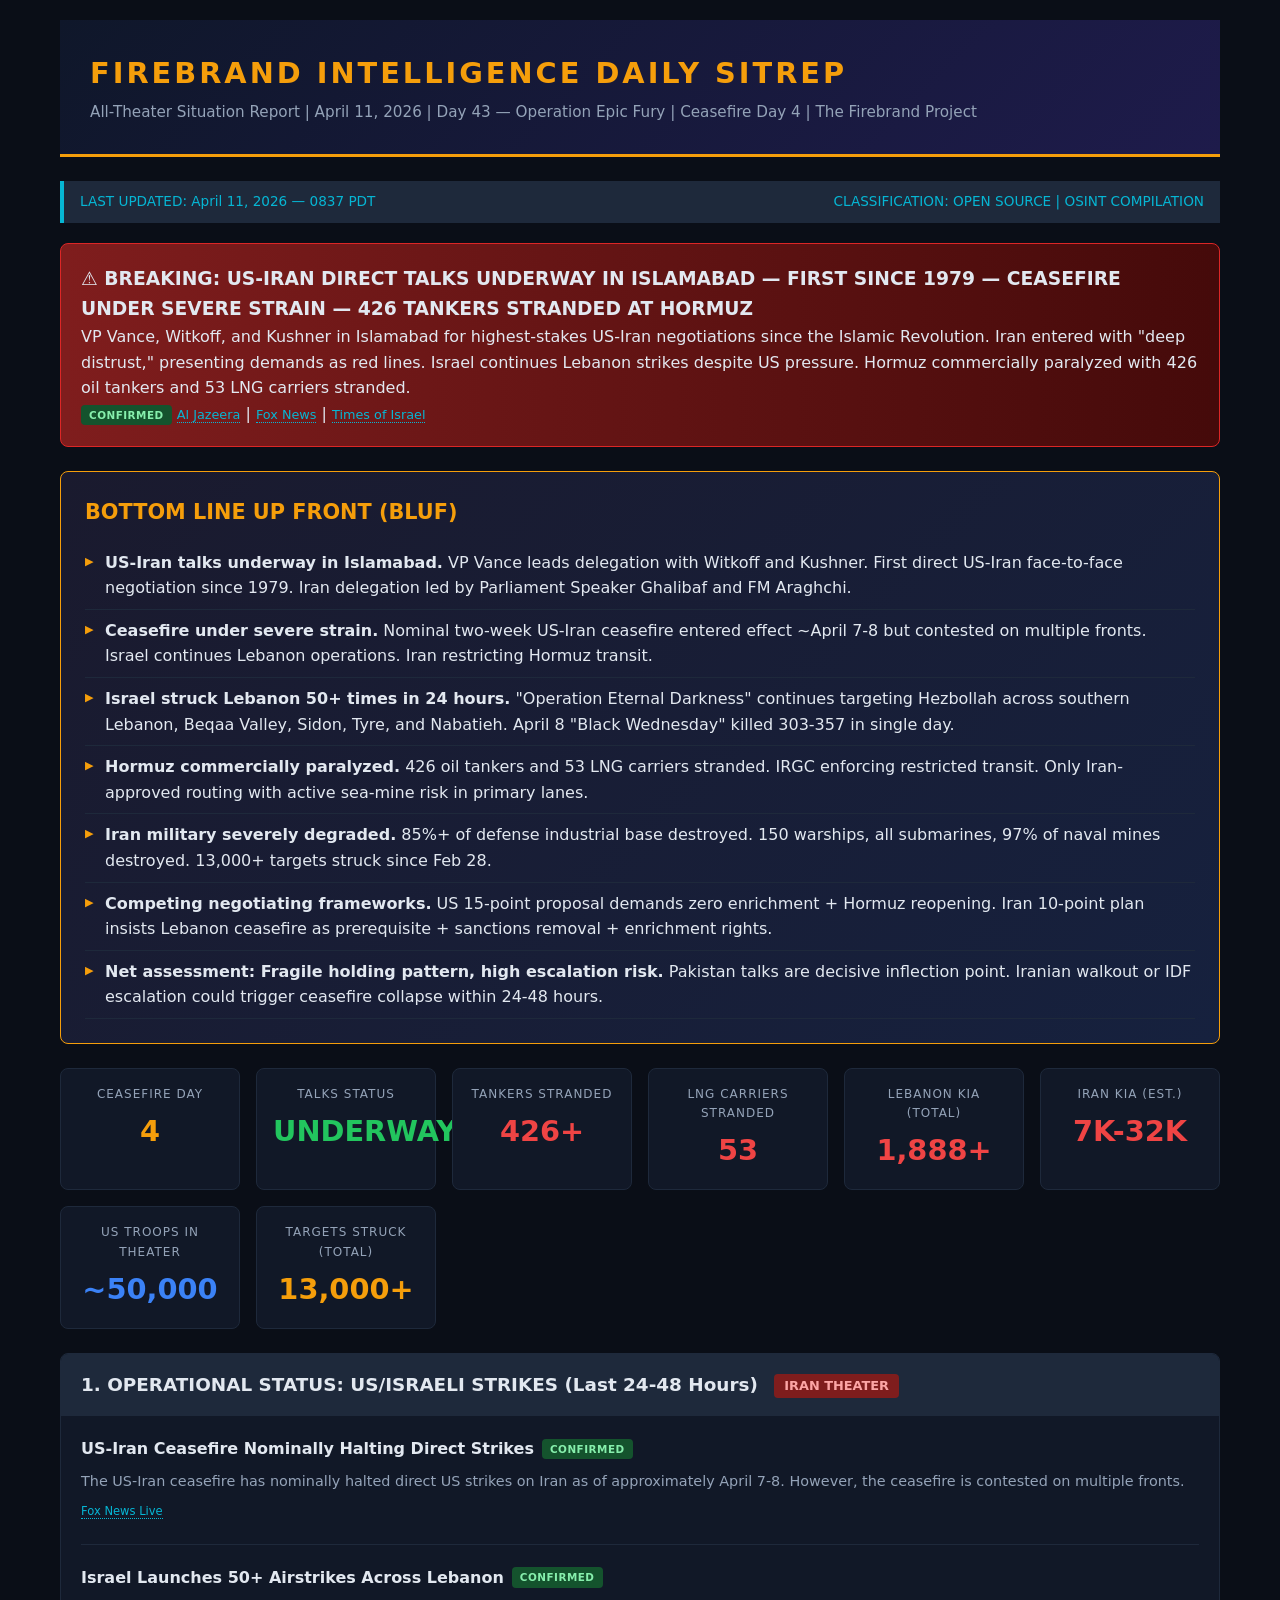
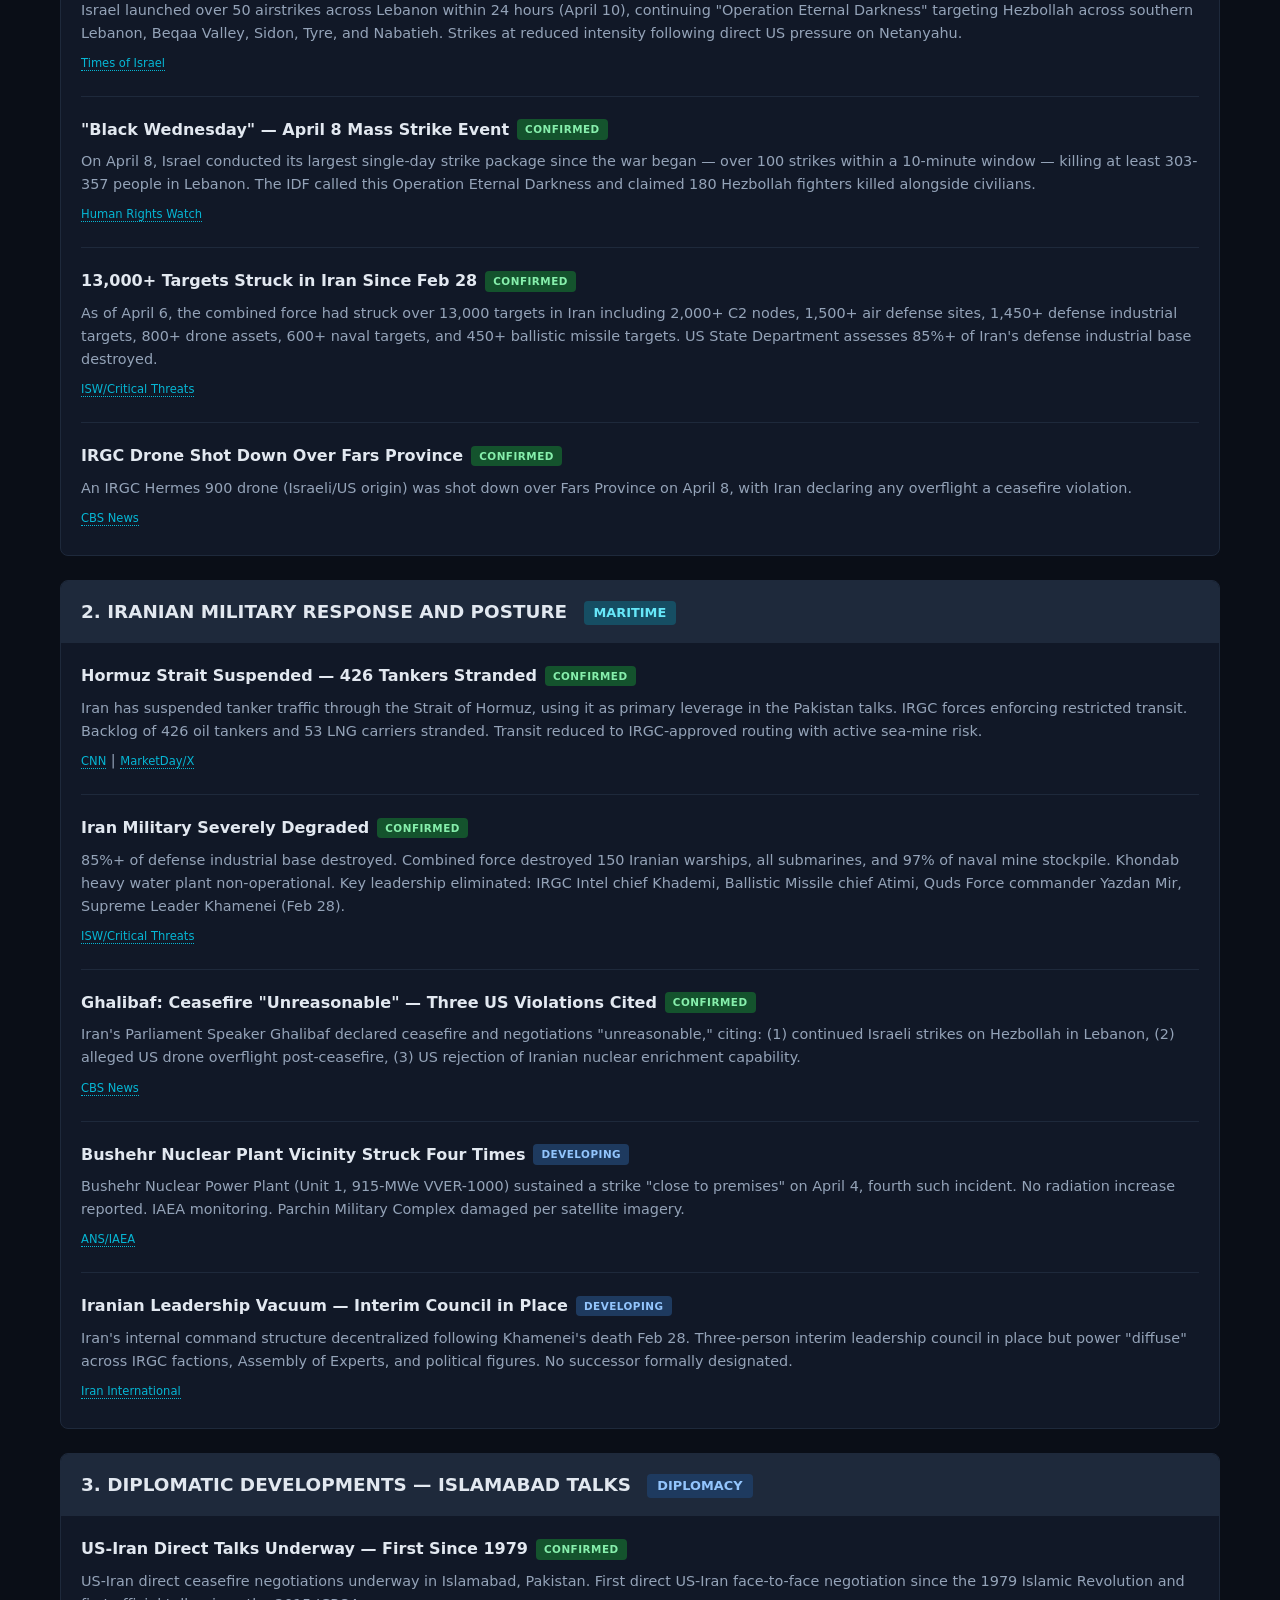
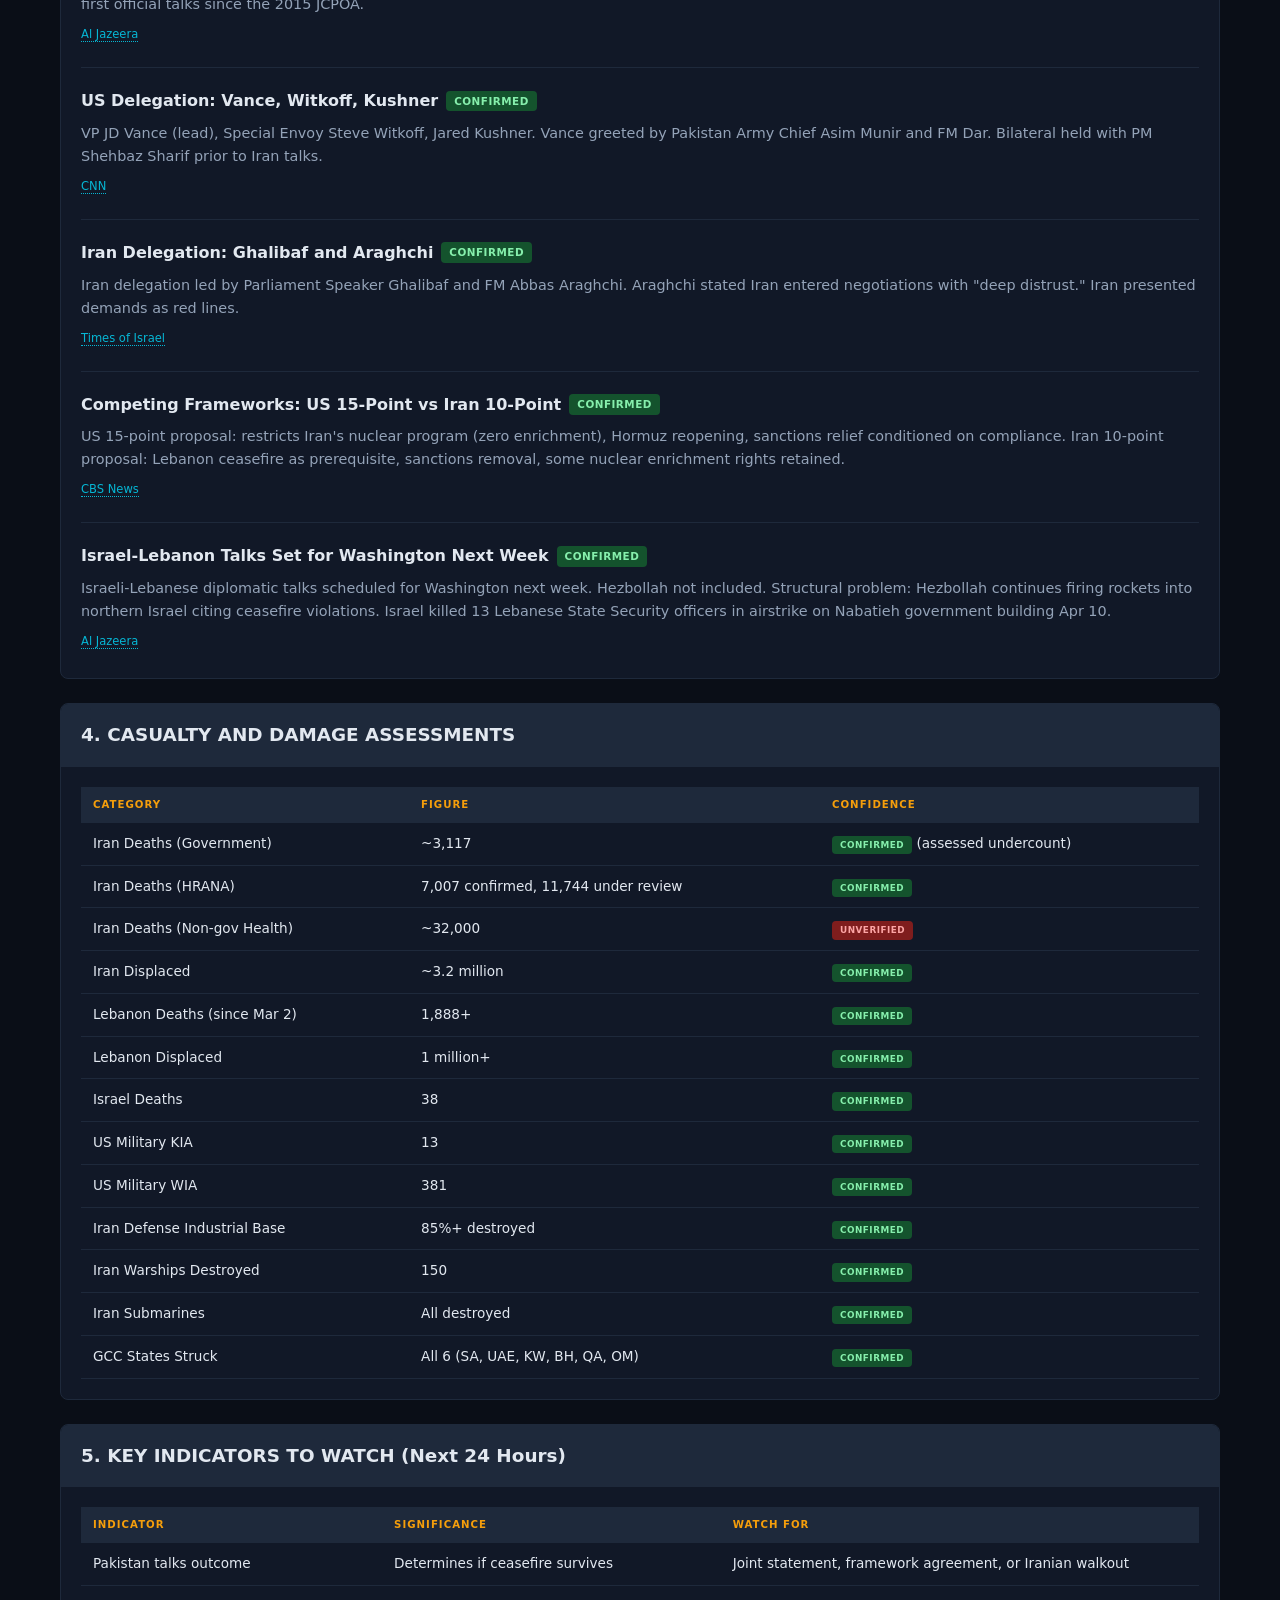
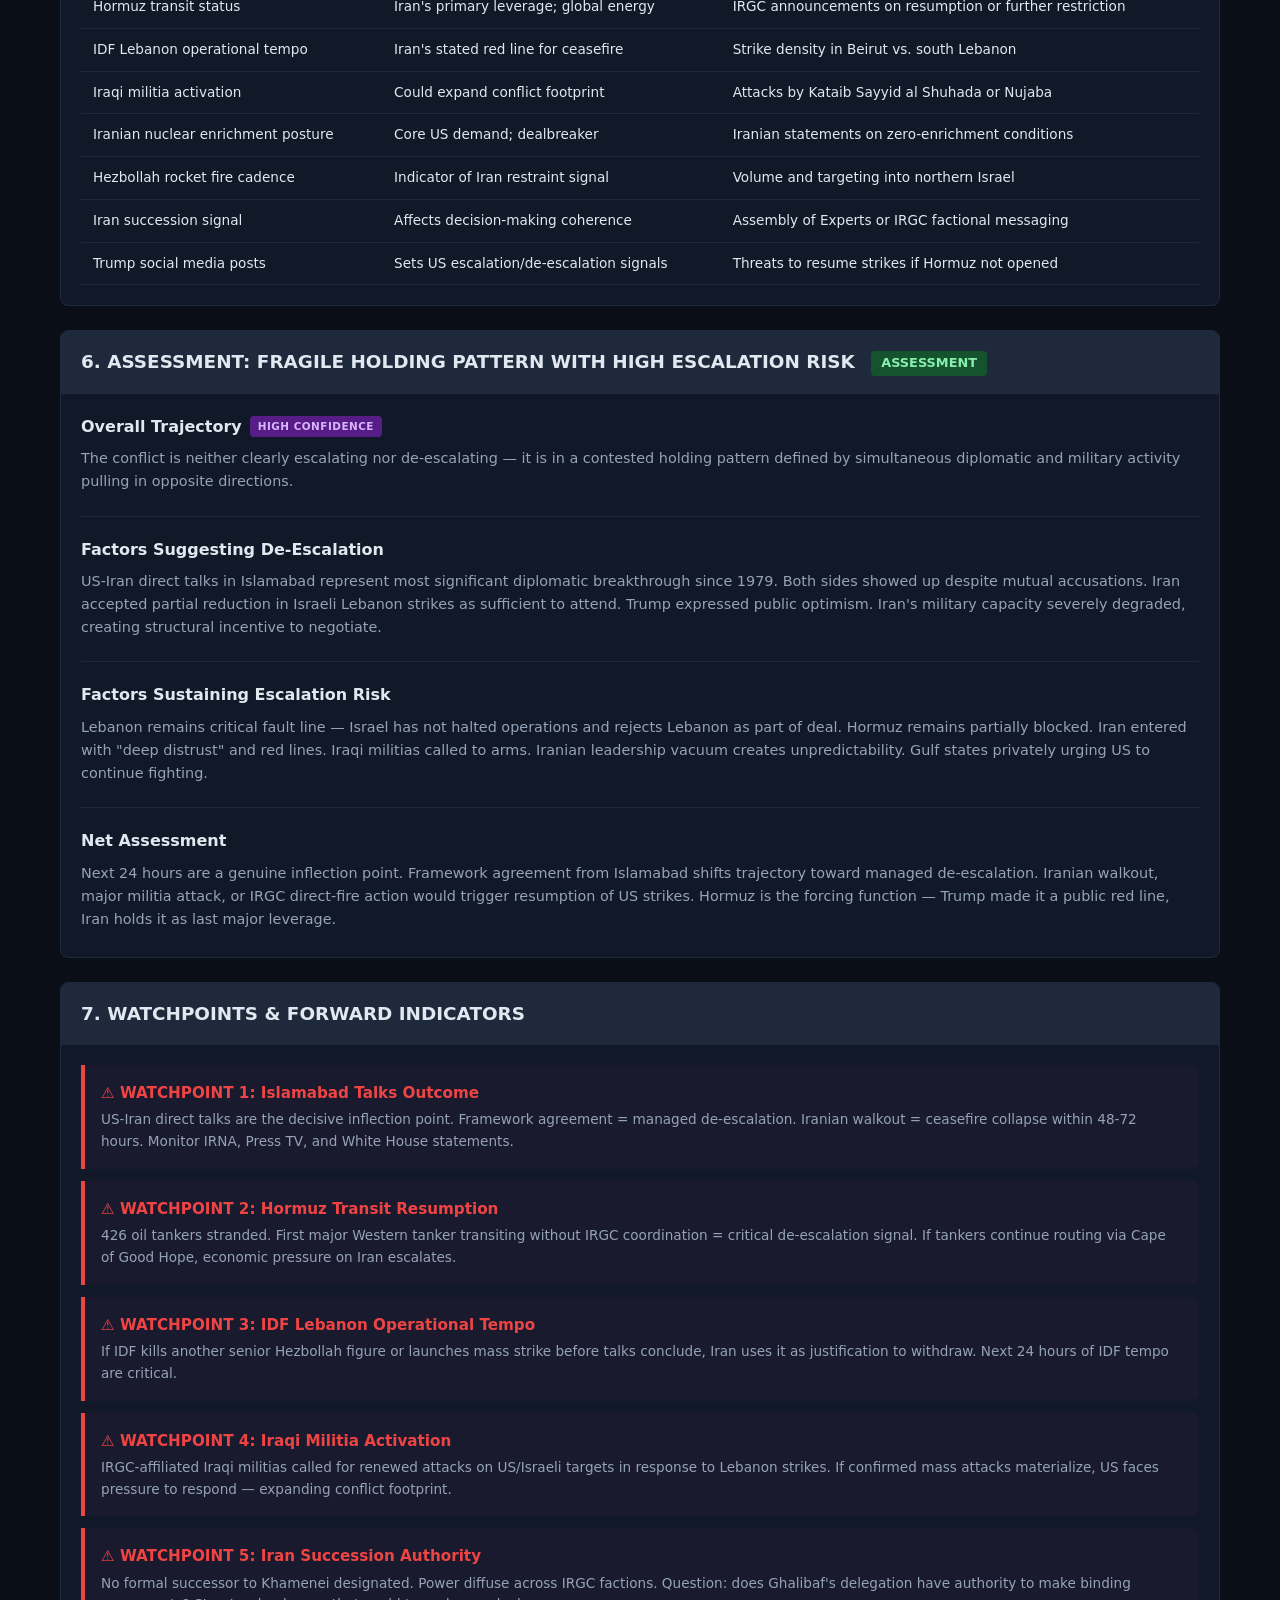
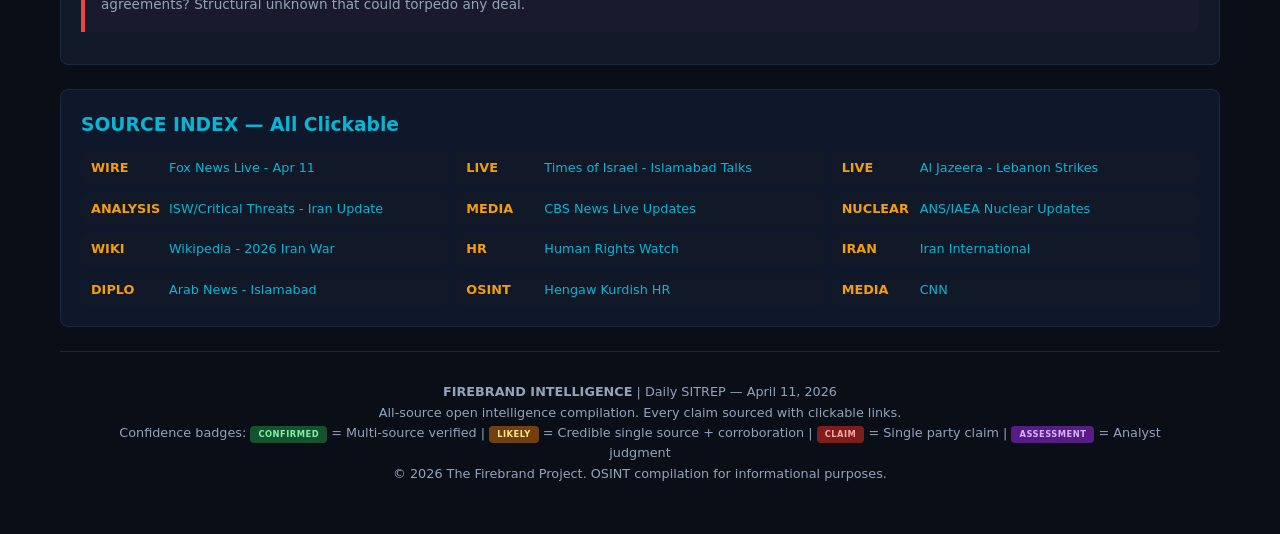
<file: 2026/04/11/sitrep.html>
<!DOCTYPE html>
<html lang="en">
<head>
<meta charset="UTF-8">
<meta name="viewport" content="width=device-width, initial-scale=1.0">
<title>Daily SITREP | April 11, 2026 | Firebrand Intelligence</title>
<style>
:root{--bg:#0a0e17;--card:#111827;--border:#1e293b;--accent:#f59e0b;--red:#ef4444;--green:#22c55e;--blue:#3b82f6;--cyan:#06b6d4;--purple:#a855f7;--text:#e2e8f0;--muted:#94a3b8;--confirmed:#22c55e;--likely:#f59e0b;--claim:#ef4444;--assessment:#a855f7}
*{margin:0;padding:0;box-sizing:border-box}
body{background:var(--bg);color:var(--text);font-family:'Segoe UI',system-ui,sans-serif;line-height:1.6}
.container{max-width:1200px;margin:0 auto;padding:20px}
header{background:linear-gradient(135deg,#0f172a,#1e1b4b);border-bottom:3px solid var(--accent);padding:30px;margin-bottom:24px}
header h1{font-size:1.8em;color:var(--accent);text-transform:uppercase;letter-spacing:3px}
header .subtitle{color:var(--muted);font-size:0.95em;margin-top:4px}
.update-bar{background:#1e293b;border-left:4px solid var(--cyan);padding:10px 16px;margin-bottom:20px;font-size:0.85em;color:var(--cyan);display:flex;justify-content:space-between;align-items:center}
.bluf{background:linear-gradient(135deg,#1a1a2e,#16213e);border:1px solid var(--accent);border-radius:8px;padding:24px;margin-bottom:24px}
.bluf h2{color:var(--accent);margin-bottom:12px;font-size:1.3em}
.bluf ul{list-style:none;padding:0}
.bluf li{padding:8px 0;border-bottom:1px solid #1e293b;position:relative;padding-left:20px}
.bluf li::before{content:'\25B6';position:absolute;left:0;color:var(--accent);font-size:0.7em;top:11px}
.stats-grid{display:grid;grid-template-columns:repeat(auto-fit,minmax(180px,1fr));gap:16px;margin-bottom:24px}
.stat-card{background:var(--card);border:1px solid var(--border);border-radius:8px;padding:16px;text-align:center}
.stat-card .label{color:var(--muted);font-size:0.75em;text-transform:uppercase;letter-spacing:1px}
.stat-card .value{font-size:1.8em;font-weight:700;margin-top:4px}
.stat-card .value.red{color:var(--red)}
.stat-card .value.green{color:var(--green)}
.stat-card .value.blue{color:var(--blue)}
.stat-card .value.amber{color:var(--accent)}
.stat-card .value.cyan{color:var(--cyan)}
.stat-card .value.purple{color:var(--purple)}
section{background:var(--card);border:1px solid var(--border);border-radius:8px;margin-bottom:24px;overflow:hidden}
section h2{background:#1e293b;padding:16px 20px;font-size:1.15em;border-bottom:1px solid var(--border)}
section h2 .theater-tag{display:inline-block;padding:2px 10px;border-radius:4px;font-size:0.7em;margin-left:10px;vertical-align:middle}
.tag-iran{background:#7f1d1d;color:#fca5a5}
.tag-lebanon{background:#713f12;color:#fde68a}
.tag-hormuz{background:#164e63;color:#67e8f9}
.tag-houthi{background:#581c87;color:#d8b4fe}
.tag-ceasefire{background:#14532d;color:#86efac}
.tag-diplo{background:#1e3a5f;color:#93c5fd}
.section-body{padding:20px}
.event{margin-bottom:20px;padding-bottom:16px;border-bottom:1px solid #1e293b}
.event:last-child{border-bottom:none;margin-bottom:0;padding-bottom:0}
.event h3{font-size:1em;margin-bottom:8px;display:flex;align-items:center;gap:8px;flex-wrap:wrap}
.badge{display:inline-block;padding:2px 8px;border-radius:4px;font-size:0.65em;font-weight:700;text-transform:uppercase;letter-spacing:0.5px}
.badge-confirmed{background:#14532d;color:#86efac}
.badge-likely{background:#713f12;color:#fde68a}
.badge-claim{background:#7f1d1d;color:#fca5a5}
.badge-assessment{background:#581c87;color:#d8b4fe}
.badge-developing{background:#1e3a5f;color:#93c5fd}
.badge-breaking{background:#dc2626;color:#fff;animation:pulse 2s infinite}
@keyframes pulse{0%,100%{opacity:1}50%{opacity:0.6}}
.event p{color:var(--muted);font-size:0.9em;margin-bottom:6px}
.source-link{color:var(--cyan);text-decoration:none;font-size:0.8em;border-bottom:1px dotted var(--cyan)}
.source-link:hover{color:#fff}
table{width:100%;border-collapse:collapse;font-size:0.85em}
th{background:#1e293b;padding:10px 12px;text-align:left;color:var(--accent);text-transform:uppercase;font-size:0.75em;letter-spacing:1px}
td{padding:10px 12px;border-bottom:1px solid #1e293b}
.watchpoint{background:#1a1a2e;border-left:4px solid var(--red);padding:16px;margin-bottom:12px;border-radius:0 8px 8px 0}
.watchpoint h4{color:var(--red);margin-bottom:4px;font-size:0.95em}
.watchpoint p{color:var(--muted);font-size:0.85em}
.source-section{background:#0f172a;border:1px solid var(--border);border-radius:8px;padding:20px;margin-bottom:24px}
.source-section h3{color:var(--cyan);margin-bottom:12px}
.source-grid{display:grid;grid-template-columns:repeat(auto-fit,minmax(280px,1fr));gap:8px}
.source-item{display:flex;align-items:center;gap:8px;padding:6px 10px;background:#111827;border-radius:4px;font-size:0.8em}
.source-item a{color:var(--cyan);text-decoration:none}
.source-item a:hover{color:#fff;text-decoration:underline}
.source-cat{color:var(--accent);font-weight:600;min-width:70px}
footer{text-align:center;padding:30px;color:var(--muted);font-size:0.8em;border-top:1px solid var(--border)}
.flash{background:linear-gradient(90deg,#7f1d1d,#450a0a);border:1px solid #dc2626;border-radius:8px;padding:20px;margin-bottom:24px;animation:flash-pulse 3s infinite}
@keyframes flash-pulse{0%,100%{border-color:#dc2626}50%{border-color:#f87171}}
</style>
</head>
<body>
<div class="container">
<header>
<h1>Firebrand Intelligence Daily SITREP</h1>
<div class="subtitle">All-Theater Situation Report | April 11, 2026 | Day 43 &mdash; Operation Epic Fury | Ceasefire Day 4 | The Firebrand Project</div>
</header>

<div class="update-bar">
<span>LAST UPDATED: April 11, 2026 &mdash; 0837 PDT</span>
<span>CLASSIFICATION: OPEN SOURCE | OSINT COMPILATION</span>
</div>

<div class="flash">
<h3>&#9888; BREAKING: US-IRAN DIRECT TALKS UNDERWAY IN ISLAMABAD &mdash; FIRST SINCE 1979 &mdash; CEASEFIRE UNDER SEVERE STRAIN &mdash; 426 TANKERS STRANDED AT HORMUZ</h3>
<p>VP Vance, Witkoff, and Kushner in Islamabad for highest-stakes US-Iran negotiations since the Islamic Revolution. Iran entered with "deep distrust," presenting demands as red lines. Israel continues Lebanon strikes despite US pressure. Hormuz commercially paralyzed with 426 oil tankers and 53 LNG carriers stranded.</p>
<p><span class="badge badge-confirmed">CONFIRMED</span> <a class="source-link" href="https://www.aljazeera.com/news/2026/4/10/israel-strikes-residential-areas-destroys-homes-in-southern-lebanon">Al Jazeera</a> | <a class="source-link" href="https://www.foxnews.com/live-news/trump-iran-war-strait-hormuz-pakistan-talks-israel-04-11-26">Fox News</a> | <a class="source-link" href="https://www.timesofisrael.com/us-iran-talks-begin-in-pakistan-tehran-demands-control-of-hormuz-truce-in-lebanon/">Times of Israel</a></p>
</div>

<div class="bluf">
<h2>BOTTOM LINE UP FRONT (BLUF)</h2>
<ul>
<li><strong>US-Iran talks underway in Islamabad.</strong> VP Vance leads delegation with Witkoff and Kushner. First direct US-Iran face-to-face negotiation since 1979. Iran delegation led by Parliament Speaker Ghalibaf and FM Araghchi.</li>
<li><strong>Ceasefire under severe strain.</strong> Nominal two-week US-Iran ceasefire entered effect ~April 7-8 but contested on multiple fronts. Israel continues Lebanon operations. Iran restricting Hormuz transit.</li>
<li><strong>Israel struck Lebanon 50+ times in 24 hours.</strong> "Operation Eternal Darkness" continues targeting Hezbollah across southern Lebanon, Beqaa Valley, Sidon, Tyre, and Nabatieh. April 8 "Black Wednesday" killed 303-357 in single day.</li>
<li><strong>Hormuz commercially paralyzed.</strong> 426 oil tankers and 53 LNG carriers stranded. IRGC enforcing restricted transit. Only Iran-approved routing with active sea-mine risk in primary lanes.</li>
<li><strong>Iran military severely degraded.</strong> 85%+ of defense industrial base destroyed. 150 warships, all submarines, 97% of naval mines destroyed. 13,000+ targets struck since Feb 28.</li>
<li><strong>Competing negotiating frameworks.</strong> US 15-point proposal demands zero enrichment + Hormuz reopening. Iran 10-point plan insists Lebanon ceasefire as prerequisite + sanctions removal + enrichment rights.</li>
<li><strong>Net assessment: Fragile holding pattern, high escalation risk.</strong> Pakistan talks are decisive inflection point. Iranian walkout or IDF escalation could trigger ceasefire collapse within 24-48 hours.</li>
</ul>
</div>

<div class="stats-grid">
<div class="stat-card"><div class="label">Ceasefire Day</div><div class="value amber">4</div></div>
<div class="stat-card"><div class="label">Talks Status</div><div class="value green">UNDERWAY</div></div>
<div class="stat-card"><div class="label">Tankers Stranded</div><div class="value red">426+</div></div>
<div class="stat-card"><div class="label">LNG Carriers Stranded</div><div class="value red">53</div></div>
<div class="stat-card"><div class="label">Lebanon KIA (Total)</div><div class="value red">1,888+</div></div>
<div class="stat-card"><div class="label">Iran KIA (Est.)</div><div class="value red">7K-32K</div></div>
<div class="stat-card"><div class="label">US Troops in Theater</div><div class="value blue">~50,000</div></div>
<div class="stat-card"><div class="label">Targets Struck (Total)</div><div class="value amber">13,000+</div></div>
</div>

<section>
<h2>1. OPERATIONAL STATUS: US/ISRAELI STRIKES (Last 24-48 Hours) <span class="theater-tag tag-iran">IRAN THEATER</span></h2>
<div class="section-body">
<div class="event">
<h3>US-Iran Ceasefire Nominally Halting Direct Strikes <span class="badge badge-confirmed">CONFIRMED</span></h3>
<p>The US-Iran ceasefire has nominally halted direct US strikes on Iran as of approximately April 7-8. However, the ceasefire is contested on multiple fronts.</p>
<p><a class="source-link" href="https://www.foxnews.com/live-news/trump-iran-war-strait-hormuz-pakistan-talks-israel-04-11-26">Fox News Live</a></p>
</div>
<div class="event">
<h3>Israel Launches 50+ Airstrikes Across Lebanon <span class="badge badge-confirmed">CONFIRMED</span></h3>
<p>Israel launched over 50 airstrikes across Lebanon within 24 hours (April 10), continuing "Operation Eternal Darkness" targeting Hezbollah across southern Lebanon, Beqaa Valley, Sidon, Tyre, and Nabatieh. Strikes at reduced intensity following direct US pressure on Netanyahu.</p>
<p><a class="source-link" href="https://www.timesofisrael.com/liveblog-april-09-2026/">Times of Israel</a></p>
</div>
<div class="event">
<h3>"Black Wednesday" &mdash; April 8 Mass Strike Event <span class="badge badge-confirmed">CONFIRMED</span></h3>
<p>On April 8, Israel conducted its largest single-day strike package since the war began &mdash; over 100 strikes within a 10-minute window &mdash; killing at least 303-357 people in Lebanon. The IDF called this Operation Eternal Darkness and claimed 180 Hezbollah fighters killed alongside civilians.</p>
<p><a class="source-link" href="https://www.hrw.org">Human Rights Watch</a></p>
</div>
<div class="event">
<h3>13,000+ Targets Struck in Iran Since Feb 28 <span class="badge badge-confirmed">CONFIRMED</span></h3>
<p>As of April 6, the combined force had struck over 13,000 targets in Iran including 2,000+ C2 nodes, 1,500+ air defense sites, 1,450+ defense industrial targets, 800+ drone assets, 600+ naval targets, and 450+ ballistic missile targets. US State Department assesses 85%+ of Iran's defense industrial base destroyed.</p>
<p><a class="source-link" href="https://www.criticalthreats.org/analysis/iran-update-evening-special-report-april-9-2026">ISW/Critical Threats</a></p>
</div>
<div class="event">
<h3>IRGC Drone Shot Down Over Fars Province <span class="badge badge-confirmed">CONFIRMED</span></h3>
<p>An IRGC Hermes 900 drone (Israeli/US origin) was shot down over Fars Province on April 8, with Iran declaring any overflight a ceasefire violation.</p>
<p><a class="source-link" href="https://www.cbsnews.com/live-updates/iran-trump-ceasefire-strait-hormuz-israel-war-hezbollah-continues/">CBS News</a></p>
</div>
</div>
</section>

<section>
<h2>2. IRANIAN MILITARY RESPONSE AND POSTURE <span class="theater-tag tag-hormuz">MARITIME</span></h2>
<div class="section-body">
<div class="event">
<h3>Hormuz Strait Suspended &mdash; 426 Tankers Stranded <span class="badge badge-confirmed">CONFIRMED</span></h3>
<p>Iran has suspended tanker traffic through the Strait of Hormuz, using it as primary leverage in the Pakistan talks. IRGC forces enforcing restricted transit. Backlog of 426 oil tankers and 53 LNG carriers stranded. Transit reduced to IRGC-approved routing with active sea-mine risk.</p>
<p><a class="source-link" href="https://www.cnn.com">CNN</a> | <a class="source-link" href="https://x.com/marketsday/status/2042098423223218431">MarketDay/X</a></p>
</div>
<div class="event">
<h3>Iran Military Severely Degraded <span class="badge badge-confirmed">CONFIRMED</span></h3>
<p>85%+ of defense industrial base destroyed. Combined force destroyed 150 Iranian warships, all submarines, and 97% of naval mine stockpile. Khondab heavy water plant non-operational. Key leadership eliminated: IRGC Intel chief Khademi, Ballistic Missile chief Atimi, Quds Force commander Yazdan Mir, Supreme Leader Khamenei (Feb 28).</p>
<p><a class="source-link" href="https://www.criticalthreats.org/analysis/iran-update-evening-special-report-april-9-2026">ISW/Critical Threats</a></p>
</div>
<div class="event">
<h3>Ghalibaf: Ceasefire "Unreasonable" &mdash; Three US Violations Cited <span class="badge badge-confirmed">CONFIRMED</span></h3>
<p>Iran's Parliament Speaker Ghalibaf declared ceasefire and negotiations "unreasonable," citing: (1) continued Israeli strikes on Hezbollah in Lebanon, (2) alleged US drone overflight post-ceasefire, (3) US rejection of Iranian nuclear enrichment capability.</p>
<p><a class="source-link" href="https://www.cbsnews.com/live-updates/iran-trump-ceasefire-strait-hormuz-israel-war-hezbollah-continues/">CBS News</a></p>
</div>
<div class="event">
<h3>Bushehr Nuclear Plant Vicinity Struck Four Times <span class="badge badge-developing">DEVELOPING</span></h3>
<p>Bushehr Nuclear Power Plant (Unit 1, 915-MWe VVER-1000) sustained a strike "close to premises" on April 4, fourth such incident. No radiation increase reported. IAEA monitoring. Parchin Military Complex damaged per satellite imagery.</p>
<p><a class="source-link" href="https://www.ans.org/news/2026-04-06/article-7911/iaea-provides-updates-on-iran-nuclear-facilities/">ANS/IAEA</a></p>
</div>
<div class="event">
<h3>Iranian Leadership Vacuum &mdash; Interim Council in Place <span class="badge badge-developing">DEVELOPING</span></h3>
<p>Iran's internal command structure decentralized following Khamenei's death Feb 28. Three-person interim leadership council in place but power "diffuse" across IRGC factions, Assembly of Experts, and political figures. No successor formally designated.</p>
<p><a class="source-link" href="https://www.iranintl.com/en/202603020285">Iran International</a></p>
</div>
</div>
</section>

<section>
<h2>3. DIPLOMATIC DEVELOPMENTS &mdash; ISLAMABAD TALKS <span class="theater-tag tag-diplo">DIPLOMACY</span></h2>
<div class="section-body">
<div class="event">
<h3>US-Iran Direct Talks Underway &mdash; First Since 1979 <span class="badge badge-confirmed">CONFIRMED</span></h3>
<p>US-Iran direct ceasefire negotiations underway in Islamabad, Pakistan. First direct US-Iran face-to-face negotiation since the 1979 Islamic Revolution and first official talks since the 2015 JCPOA.</p>
<p><a class="source-link" href="https://www.aljazeera.com/news/2026/4/10/israel-strikes-residential-areas-destroys-homes-in-southern-lebanon">Al Jazeera</a></p>
</div>
<div class="event">
<h3>US Delegation: Vance, Witkoff, Kushner <span class="badge badge-confirmed">CONFIRMED</span></h3>
<p>VP JD Vance (lead), Special Envoy Steve Witkoff, Jared Kushner. Vance greeted by Pakistan Army Chief Asim Munir and FM Dar. Bilateral held with PM Shehbaz Sharif prior to Iran talks.</p>
<p><a class="source-link" href="https://www.cnn.com">CNN</a></p>
</div>
<div class="event">
<h3>Iran Delegation: Ghalibaf and Araghchi <span class="badge badge-confirmed">CONFIRMED</span></h3>
<p>Iran delegation led by Parliament Speaker Ghalibaf and FM Abbas Araghchi. Araghchi stated Iran entered negotiations with "deep distrust." Iran presented demands as red lines.</p>
<p><a class="source-link" href="https://www.timesofisrael.com/us-iran-talks-begin-in-pakistan-tehran-demands-control-of-hormuz-truce-in-lebanon/">Times of Israel</a></p>
</div>
<div class="event">
<h3>Competing Frameworks: US 15-Point vs Iran 10-Point <span class="badge badge-confirmed">CONFIRMED</span></h3>
<p>US 15-point proposal: restricts Iran's nuclear program (zero enrichment), Hormuz reopening, sanctions relief conditioned on compliance. Iran 10-point proposal: Lebanon ceasefire as prerequisite, sanctions removal, some nuclear enrichment rights retained.</p>
<p><a class="source-link" href="https://www.cbsnews.com/live-updates/iran-trump-ceasefire-strait-hormuz-israel-war-hezbollah-continues/">CBS News</a></p>
</div>
<div class="event">
<h3>Israel-Lebanon Talks Set for Washington Next Week <span class="badge badge-confirmed">CONFIRMED</span></h3>
<p>Israeli-Lebanese diplomatic talks scheduled for Washington next week. Hezbollah not included. Structural problem: Hezbollah continues firing rockets into northern Israel citing ceasefire violations. Israel killed 13 Lebanese State Security officers in airstrike on Nabatieh government building Apr 10.</p>
<p><a class="source-link" href="https://www.aljazeera.com/video/newsfeed/2026/4/10/israeli-strike-on-government-building-kills-lebanese-officers">Al Jazeera</a></p>
</div>
</div>
</section>

<section>
<h2>4. CASUALTY AND DAMAGE ASSESSMENTS</h2>
<div class="section-body">
<table>
<tr><th>Category</th><th>Figure</th><th>Confidence</th></tr>
<tr><td>Iran Deaths (Government)</td><td>~3,117</td><td><span class="badge badge-confirmed">CONFIRMED</span> (assessed undercount)</td></tr>
<tr><td>Iran Deaths (HRANA)</td><td>7,007 confirmed, 11,744 under review</td><td><span class="badge badge-confirmed">CONFIRMED</span></td></tr>
<tr><td>Iran Deaths (Non-gov Health)</td><td>~32,000</td><td><span class="badge badge-claim">UNVERIFIED</span></td></tr>
<tr><td>Iran Displaced</td><td>~3.2 million</td><td><span class="badge badge-confirmed">CONFIRMED</span></td></tr>
<tr><td>Lebanon Deaths (since Mar 2)</td><td>1,888+</td><td><span class="badge badge-confirmed">CONFIRMED</span></td></tr>
<tr><td>Lebanon Displaced</td><td>1 million+</td><td><span class="badge badge-confirmed">CONFIRMED</span></td></tr>
<tr><td>Israel Deaths</td><td>38</td><td><span class="badge badge-confirmed">CONFIRMED</span></td></tr>
<tr><td>US Military KIA</td><td>13</td><td><span class="badge badge-confirmed">CONFIRMED</span></td></tr>
<tr><td>US Military WIA</td><td>381</td><td><span class="badge badge-confirmed">CONFIRMED</span></td></tr>
<tr><td>Iran Defense Industrial Base</td><td>85%+ destroyed</td><td><span class="badge badge-confirmed">CONFIRMED</span></td></tr>
<tr><td>Iran Warships Destroyed</td><td>150</td><td><span class="badge badge-confirmed">CONFIRMED</span></td></tr>
<tr><td>Iran Submarines</td><td>All destroyed</td><td><span class="badge badge-confirmed">CONFIRMED</span></td></tr>
<tr><td>GCC States Struck</td><td>All 6 (SA, UAE, KW, BH, QA, OM)</td><td><span class="badge badge-confirmed">CONFIRMED</span></td></tr>
</table>
</div>
</section>

<section>
<h2>5. KEY INDICATORS TO WATCH (Next 24 Hours)</h2>
<div class="section-body">
<table>
<tr><th>Indicator</th><th>Significance</th><th>Watch For</th></tr>
<tr><td>Pakistan talks outcome</td><td>Determines if ceasefire survives</td><td>Joint statement, framework agreement, or Iranian walkout</td></tr>
<tr><td>Hormuz transit status</td><td>Iran's primary leverage; global energy</td><td>IRGC announcements on resumption or further restriction</td></tr>
<tr><td>IDF Lebanon operational tempo</td><td>Iran's stated red line for ceasefire</td><td>Strike density in Beirut vs. south Lebanon</td></tr>
<tr><td>Iraqi militia activation</td><td>Could expand conflict footprint</td><td>Attacks by Kataib Sayyid al Shuhada or Nujaba</td></tr>
<tr><td>Iranian nuclear enrichment posture</td><td>Core US demand; dealbreaker</td><td>Iranian statements on zero-enrichment conditions</td></tr>
<tr><td>Hezbollah rocket fire cadence</td><td>Indicator of Iran restraint signal</td><td>Volume and targeting into northern Israel</td></tr>
<tr><td>Iran succession signal</td><td>Affects decision-making coherence</td><td>Assembly of Experts or IRGC factional messaging</td></tr>
<tr><td>Trump social media posts</td><td>Sets US escalation/de-escalation signals</td><td>Threats to resume strikes if Hormuz not opened</td></tr>
</table>
</div>
</section>

<section>
<h2>6. ASSESSMENT: FRAGILE HOLDING PATTERN WITH HIGH ESCALATION RISK <span class="theater-tag tag-ceasefire">ASSESSMENT</span></h2>
<div class="section-body">
<div class="event">
<h3>Overall Trajectory <span class="badge badge-assessment">HIGH CONFIDENCE</span></h3>
<p>The conflict is neither clearly escalating nor de-escalating &mdash; it is in a contested holding pattern defined by simultaneous diplomatic and military activity pulling in opposite directions.</p>
</div>
<div class="event">
<h3>Factors Suggesting De-Escalation</h3>
<p>US-Iran direct talks in Islamabad represent most significant diplomatic breakthrough since 1979. Both sides showed up despite mutual accusations. Iran accepted partial reduction in Israeli Lebanon strikes as sufficient to attend. Trump expressed public optimism. Iran's military capacity severely degraded, creating structural incentive to negotiate.</p>
</div>
<div class="event">
<h3>Factors Sustaining Escalation Risk</h3>
<p>Lebanon remains critical fault line &mdash; Israel has not halted operations and rejects Lebanon as part of deal. Hormuz remains partially blocked. Iran entered with "deep distrust" and red lines. Iraqi militias called to arms. Iranian leadership vacuum creates unpredictability. Gulf states privately urging US to continue fighting.</p>
</div>
<div class="event">
<h3>Net Assessment</h3>
<p>Next 24 hours are a genuine inflection point. Framework agreement from Islamabad shifts trajectory toward managed de-escalation. Iranian walkout, major militia attack, or IRGC direct-fire action would trigger resumption of US strikes. Hormuz is the forcing function &mdash; Trump made it a public red line, Iran holds it as last major leverage.</p>
</div>
</div>
</section>

<section>
<h2>7. WATCHPOINTS &amp; FORWARD INDICATORS</h2>
<div class="section-body">
<div class="watchpoint">
<h4>&#9888; WATCHPOINT 1: Islamabad Talks Outcome</h4>
<p>US-Iran direct talks are the decisive inflection point. Framework agreement = managed de-escalation. Iranian walkout = ceasefire collapse within 48-72 hours. Monitor IRNA, Press TV, and White House statements.</p>
</div>
<div class="watchpoint">
<h4>&#9888; WATCHPOINT 2: Hormuz Transit Resumption</h4>
<p>426 oil tankers stranded. First major Western tanker transiting without IRGC coordination = critical de-escalation signal. If tankers continue routing via Cape of Good Hope, economic pressure on Iran escalates.</p>
</div>
<div class="watchpoint">
<h4>&#9888; WATCHPOINT 3: IDF Lebanon Operational Tempo</h4>
<p>If IDF kills another senior Hezbollah figure or launches mass strike before talks conclude, Iran uses it as justification to withdraw. Next 24 hours of IDF tempo are critical.</p>
</div>
<div class="watchpoint">
<h4>&#9888; WATCHPOINT 4: Iraqi Militia Activation</h4>
<p>IRGC-affiliated Iraqi militias called for renewed attacks on US/Israeli targets in response to Lebanon strikes. If confirmed mass attacks materialize, US faces pressure to respond &mdash; expanding conflict footprint.</p>
</div>
<div class="watchpoint">
<h4>&#9888; WATCHPOINT 5: Iran Succession Authority</h4>
<p>No formal successor to Khamenei designated. Power diffuse across IRGC factions. Question: does Ghalibaf's delegation have authority to make binding agreements? Structural unknown that could torpedo any deal.</p>
</div>
</div>
</section>

<div class="source-section">
<h3>SOURCE INDEX &mdash; All Clickable</h3>
<div class="source-grid">
<div class="source-item"><span class="source-cat">WIRE</span><a href="https://www.foxnews.com/live-news/trump-iran-war-strait-hormuz-pakistan-talks-israel-04-11-26">Fox News Live - Apr 11</a></div>
<div class="source-item"><span class="source-cat">LIVE</span><a href="https://www.timesofisrael.com/us-iran-talks-begin-in-pakistan-tehran-demands-control-of-hormuz-truce-in-lebanon/">Times of Israel - Islamabad Talks</a></div>
<div class="source-item"><span class="source-cat">LIVE</span><a href="https://www.aljazeera.com/news/2026/4/10/israel-strikes-residential-areas-destroys-homes-in-southern-lebanon">Al Jazeera - Lebanon Strikes</a></div>
<div class="source-item"><span class="source-cat">ANALYSIS</span><a href="https://www.criticalthreats.org/analysis/iran-update-evening-special-report-april-9-2026">ISW/Critical Threats - Iran Update</a></div>
<div class="source-item"><span class="source-cat">MEDIA</span><a href="https://www.cbsnews.com/live-updates/iran-trump-ceasefire-strait-hormuz-israel-war-hezbollah-continues/">CBS News Live Updates</a></div>
<div class="source-item"><span class="source-cat">NUCLEAR</span><a href="https://www.ans.org/news/2026-04-06/article-7911/iaea-provides-updates-on-iran-nuclear-facilities/">ANS/IAEA Nuclear Updates</a></div>
<div class="source-item"><span class="source-cat">WIKI</span><a href="https://en.wikipedia.org/wiki/2026_Iran_war">Wikipedia - 2026 Iran War</a></div>
<div class="source-item"><span class="source-cat">HR</span><a href="https://www.hrw.org">Human Rights Watch</a></div>
<div class="source-item"><span class="source-cat">IRAN</span><a href="https://www.iranintl.com/en/202603020285">Iran International</a></div>
<div class="source-item"><span class="source-cat">DIPLO</span><a href="https://www.arabnews.com/node/2639516/middle-east">Arab News - Islamabad</a></div>
<div class="source-item"><span class="source-cat">OSINT</span><a href="https://hengaw.net/en/reports-and-statistics-1/2026/03/article-9">Hengaw Kurdish HR</a></div>
<div class="source-item"><span class="source-cat">MEDIA</span><a href="https://www.cnn.com">CNN</a></div>
</div>
</div>

<footer>
<p><strong>FIREBRAND INTELLIGENCE</strong> | Daily SITREP &mdash; April 11, 2026</p>
<p>All-source open intelligence compilation. Every claim sourced with clickable links.</p>
<p>Confidence badges: <span class="badge badge-confirmed">CONFIRMED</span> = Multi-source verified | <span class="badge badge-likely">LIKELY</span> = Credible single source + corroboration | <span class="badge badge-claim">CLAIM</span> = Single party claim | <span class="badge badge-assessment">ASSESSMENT</span> = Analyst judgment</p>
<p>&copy; 2026 The Firebrand Project. OSINT compilation for informational purposes.</p>
</footer>

</div>
</body>
</html>
</file>
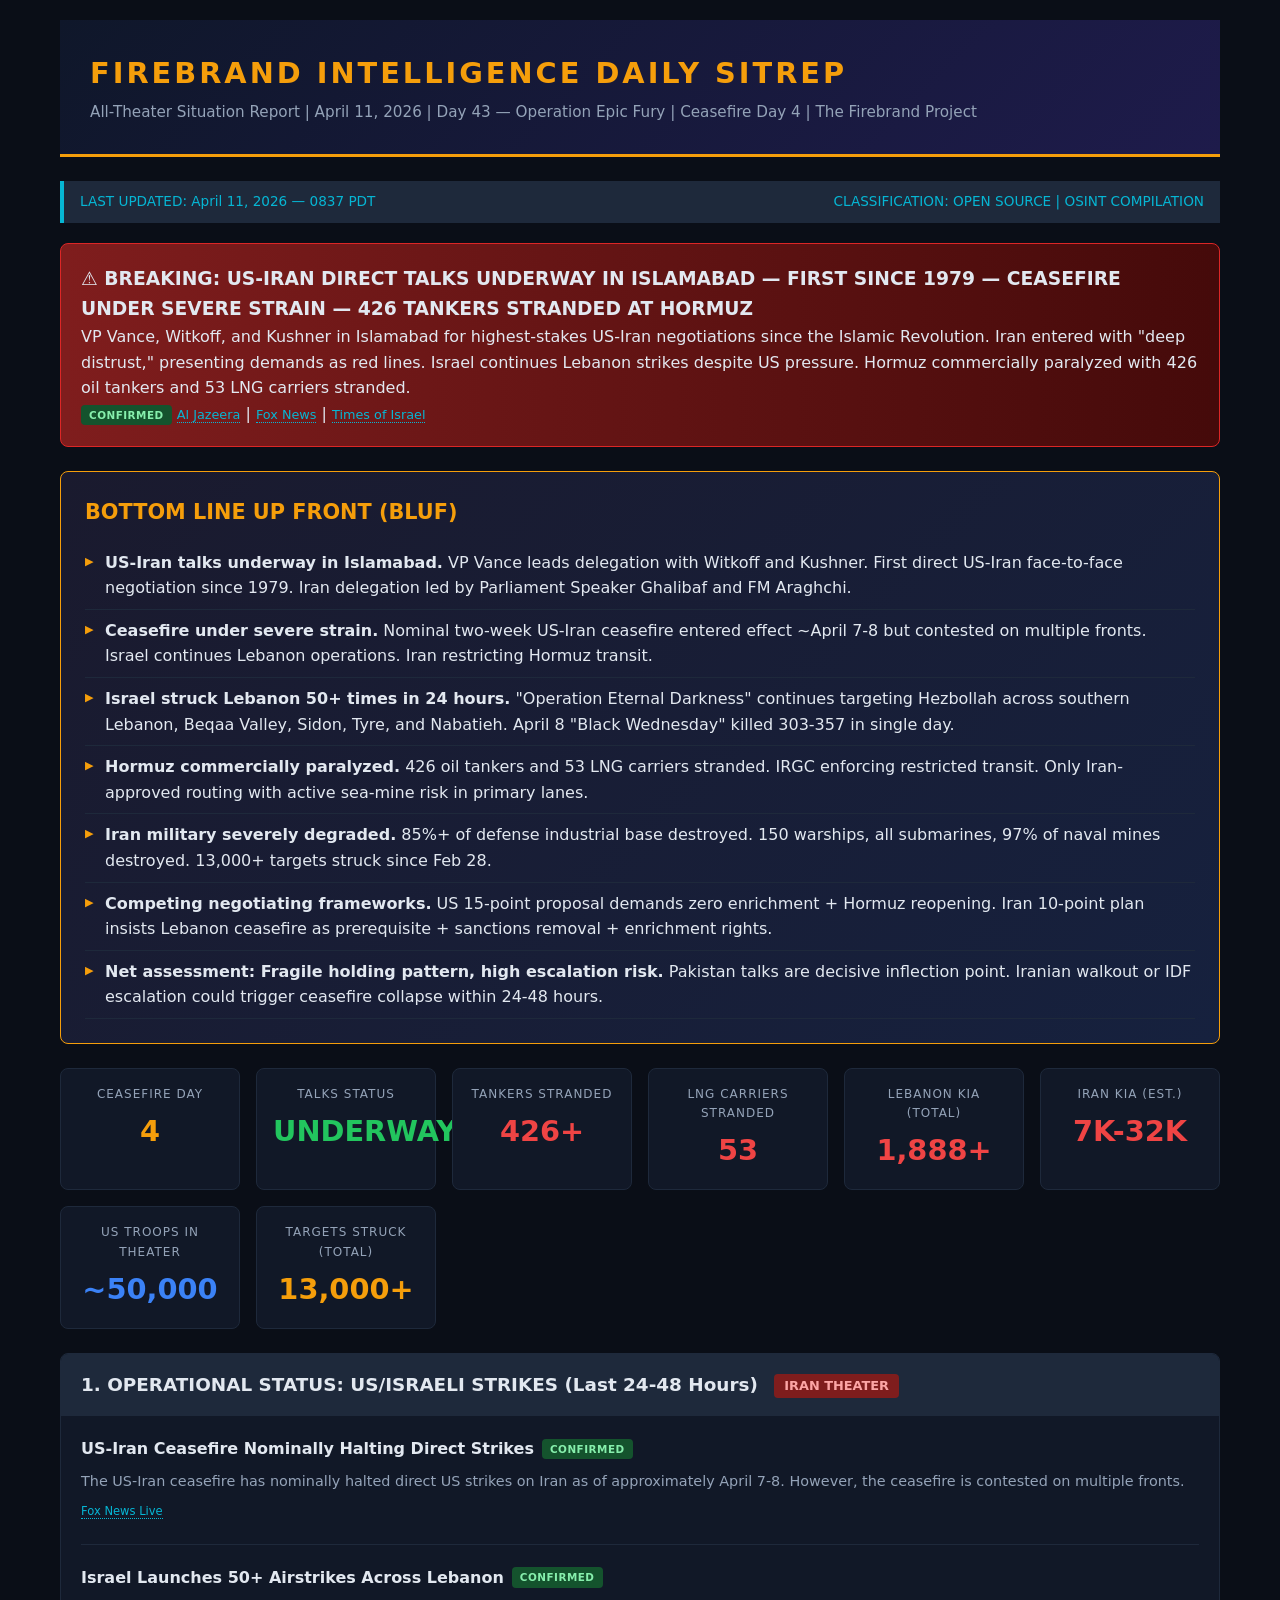
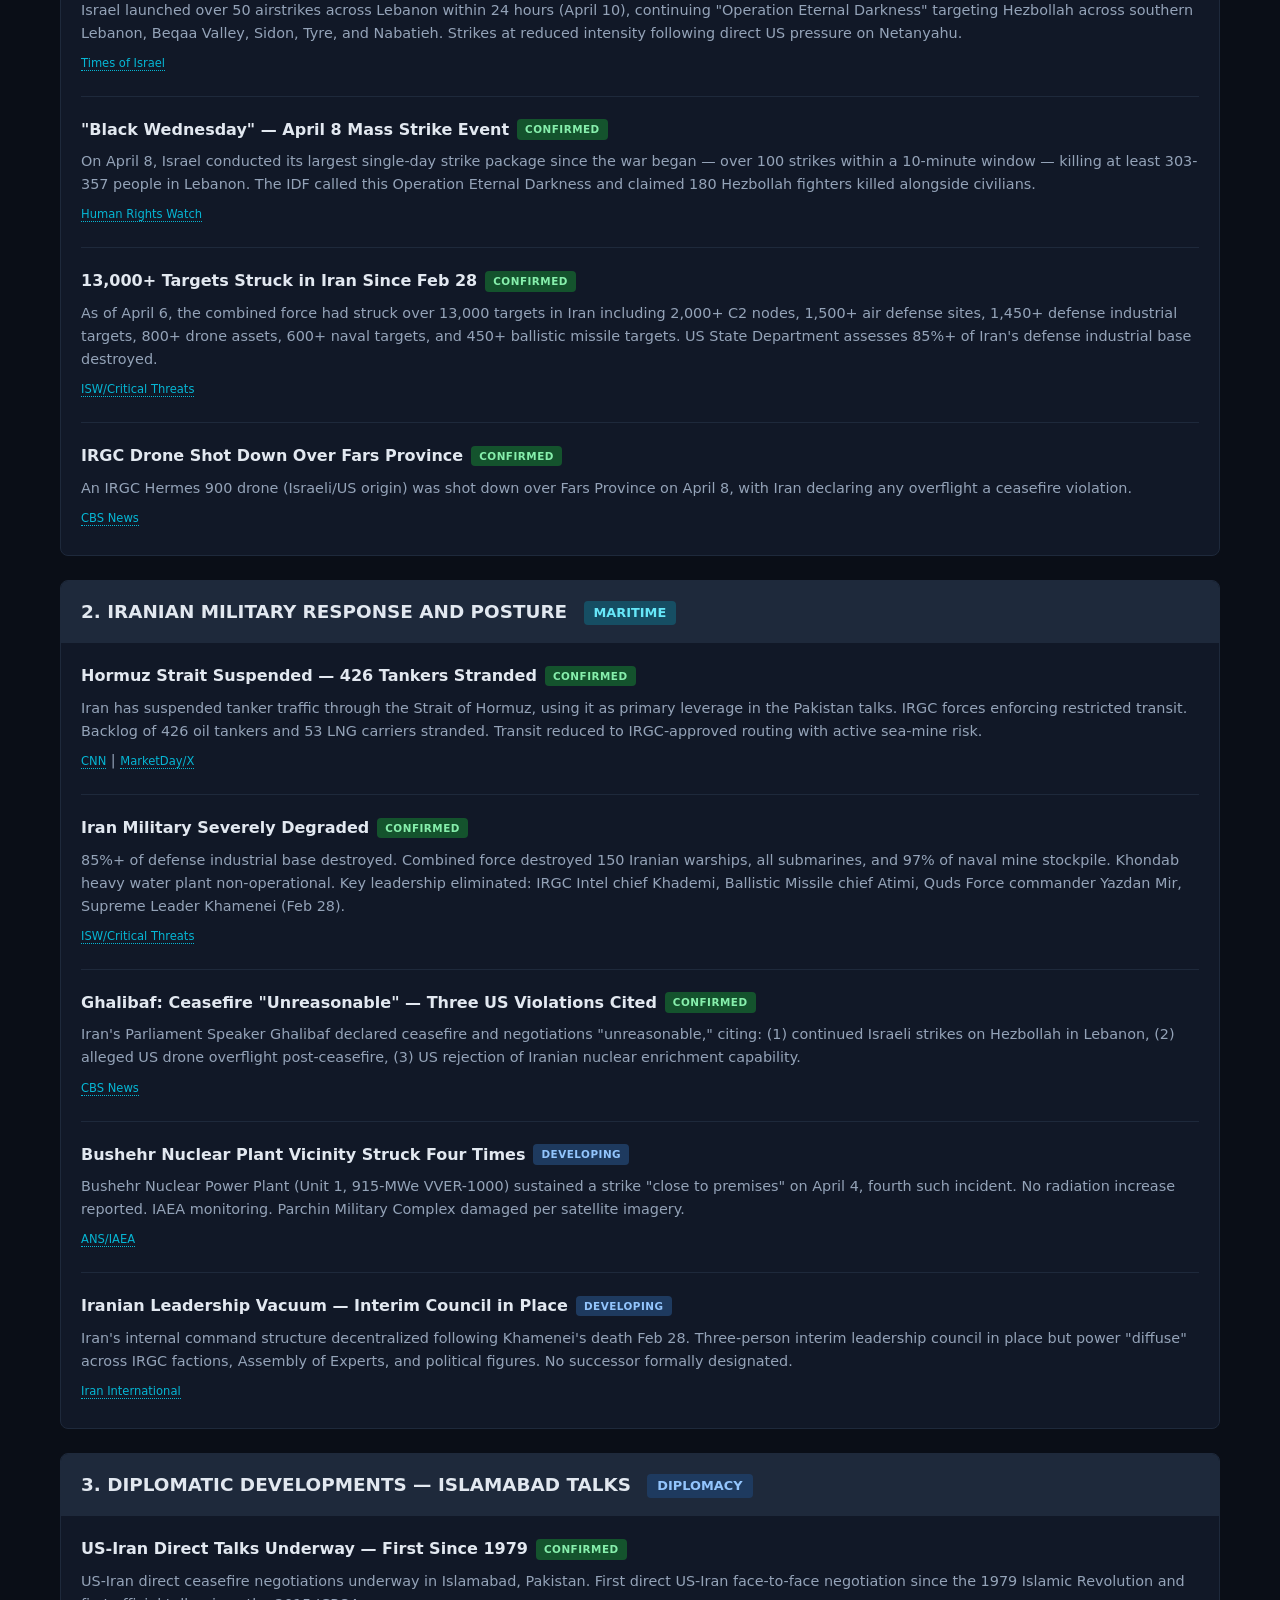
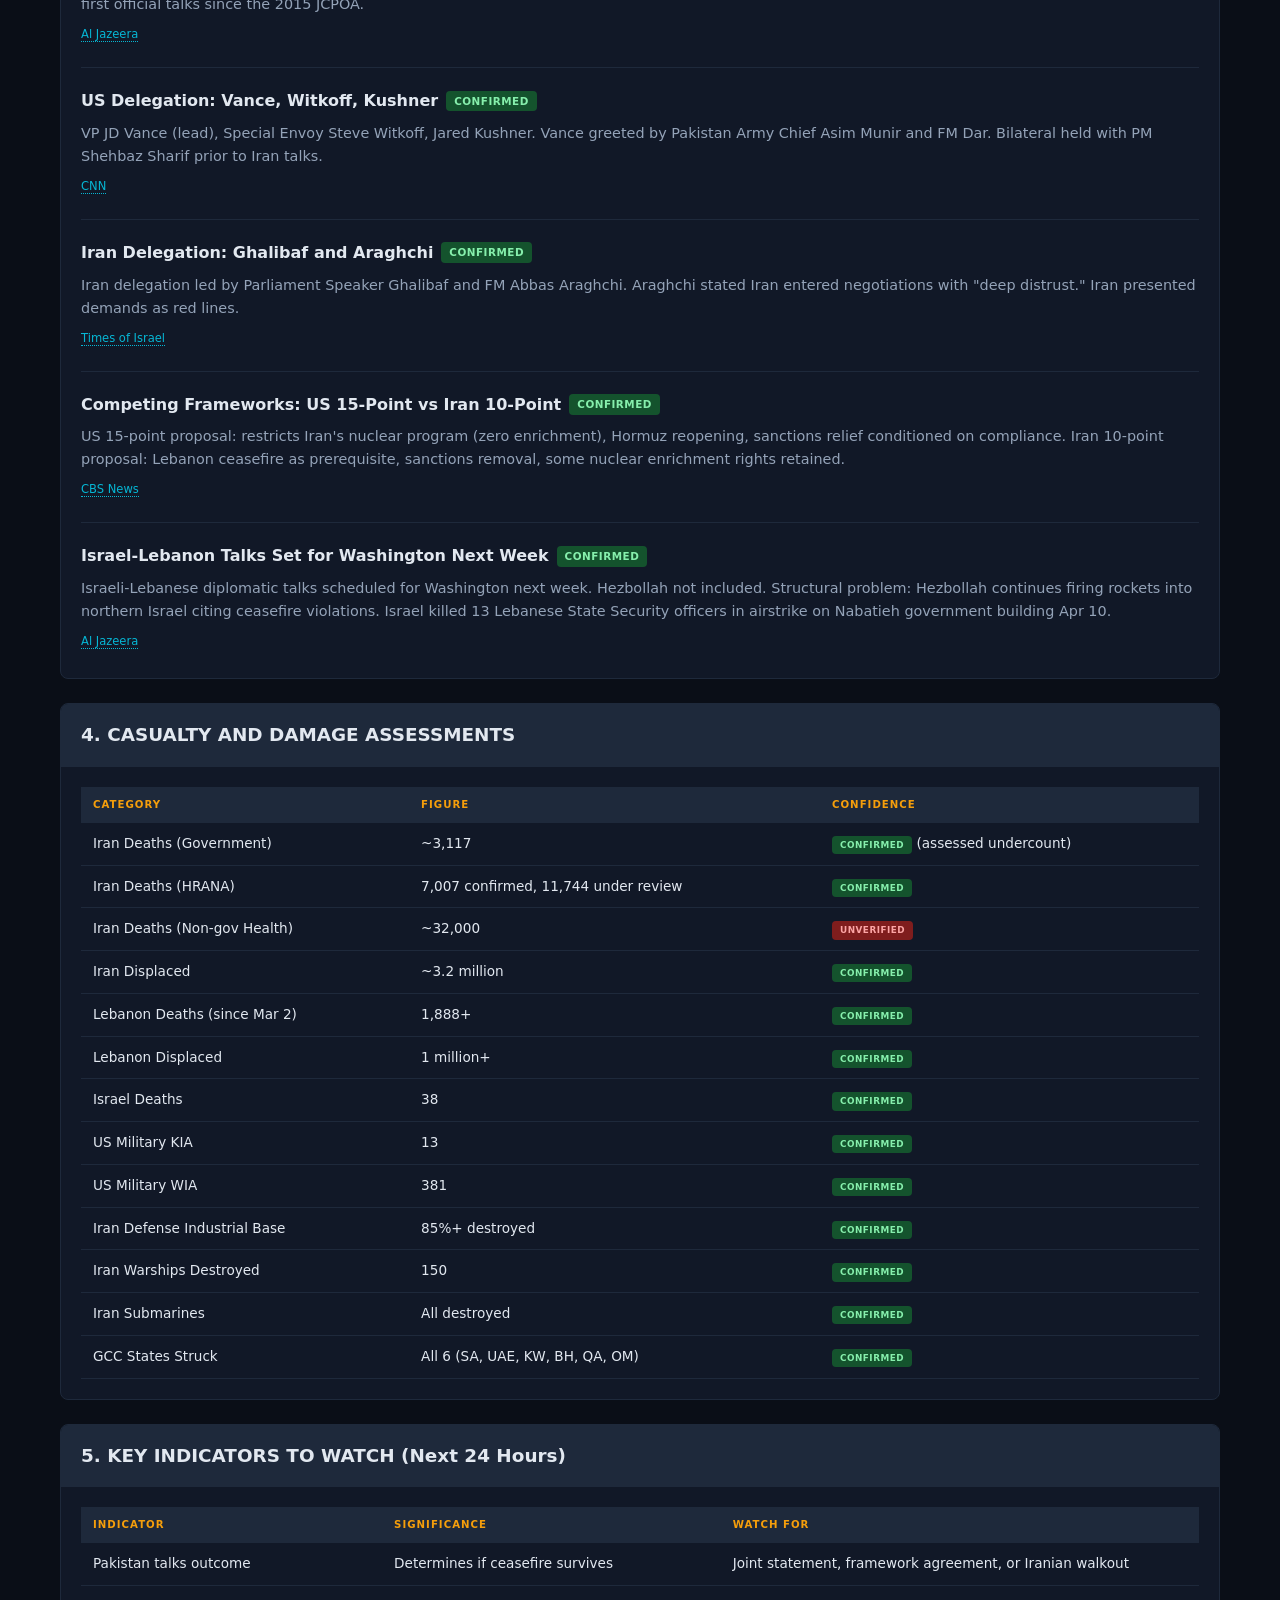
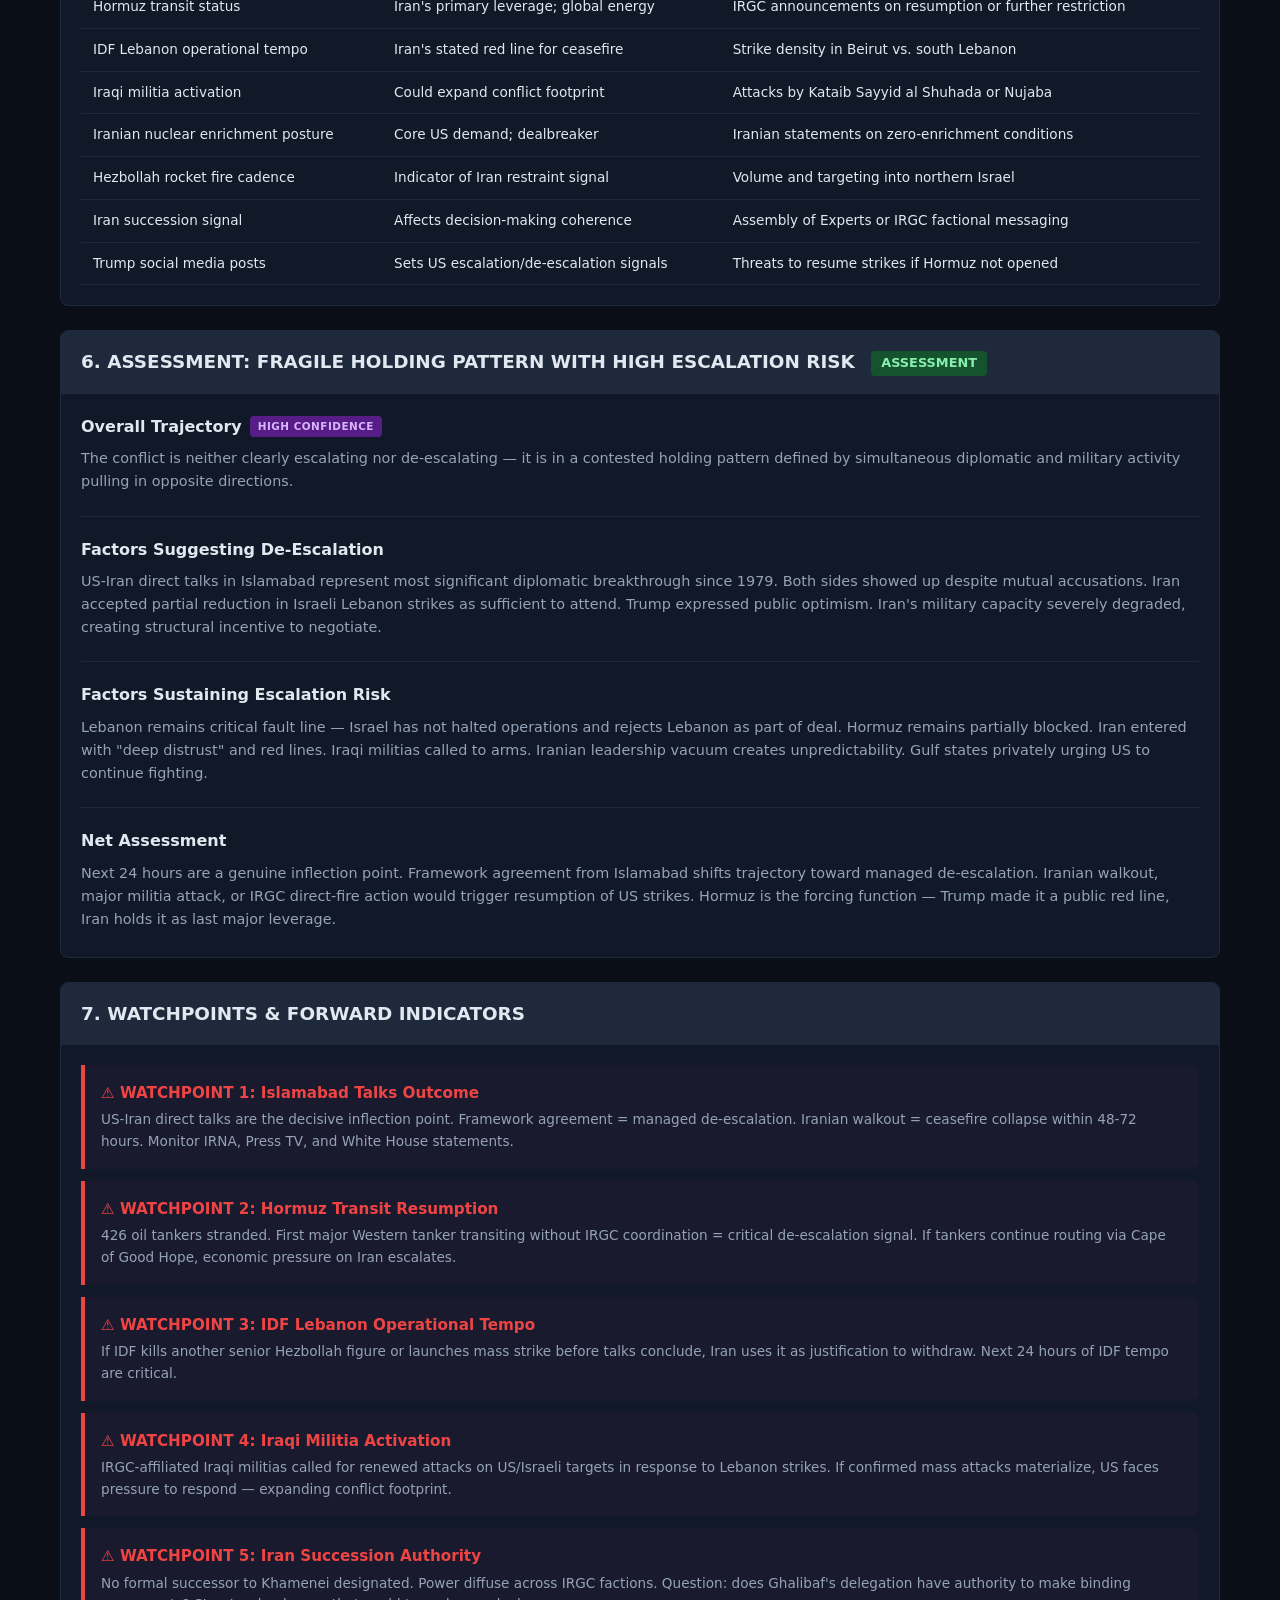
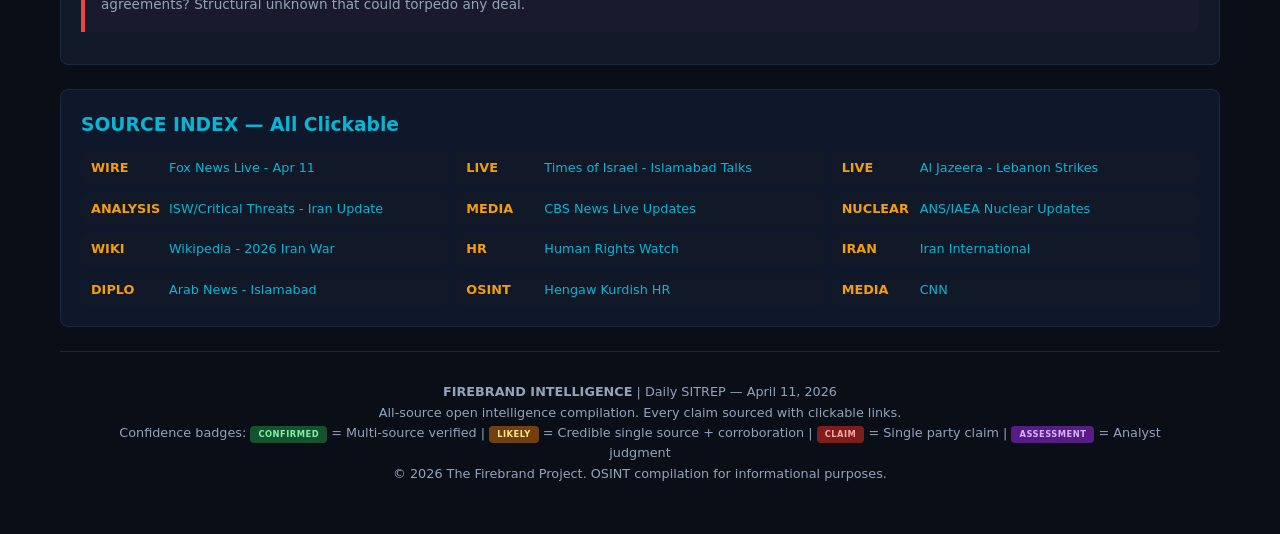
<file: 2026/04/12/sitrep.html>
<!DOCTYPE html>
<html lang="en">
<head>
<meta charset="UTF-8">
<meta name="viewport" content="width=device-width, initial-scale=1.0">
<title>Critical Takeaways | April 12, 2026 | D+44 | Firebrand Intelligence</title><style>
:root{--bg:#0a0e17;--card:#111827;--border:#1e293b;--accent:#f59e0b;--red:#ef4444;--green:#22c55e;--blue:#3b82f6;--cyan:#06b6d4;--purple:#a855f7;--text:#e2e8f0;--muted:#94a3b8;--confirmed:#22c55e;--likely:#f59e0b;--claim:#ef4444;--assessment:#a855f7}
*{margin:0;padding:0;box-sizing:border-box}
body{background:var(--bg);color:var(--text);font-family:'Segoe UI',system-ui,sans-serif;line-height:1.6}
.container{max-width:1200px;margin:0 auto;padding:20px}
header{background:linear-gradient(135deg,#0f172a,#1e1b4b);border-bottom:3px solid var(--accent);padding:30px;margin-bottom:24px}
header h1{font-size:1.8em;color:var(--accent);text-transform:uppercase;letter-spacing:3px}
header .subtitle{color:var(--muted);font-size:0.95em;margin-top:4px}
.update-bar{background:#1e293b;border-left:4px solid var(--cyan);padding:10px 16px;margin-bottom:20px;font-size:0.85em;color:var(--cyan);display:flex;justify-content:space-between;align-items:center}
.bluf{background:linear-gradient(135deg,#1a1a2e,#16213e);border:1px solid var(--accent);border-radius:8px;padding:24px;margin-bottom:24px}
.bluf h2{color:var(--accent);margin-bottom:12px;font-size:1.3em}
.bluf ul{list-style:none;padding:0}
.bluf li{padding:8px 0;border-bottom:1px solid #1e293b;position:relative;padding-left:20px}
.bluf li::before{content:'\25B6';position:absolute;left:0;color:var(--accent);font-size:0.7em;top:11px}
.stats-grid{display:grid;grid-template-columns:repeat(auto-fit,minmax(180px,1fr));gap:16px;margin-bottom:24px}
.stat-card{background:var(--card);border:1px solid var(--border);border-radius:8px;padding:16px;text-align:center}
.stat-card .label{color:var(--muted);font-size:0.75em;text-transform:uppercase;letter-spacing:1px}
.stat-card .value{font-size:1.8em;font-weight:700;margin-top:4px}
.stat-card .value.red{color:var(--red)}
.stat-card .value.green{color:var(--green)}
.stat-card .value.blue{color:var(--blue)}
.stat-card .value.amber{color:var(--accent)}
.stat-card .value.cyan{color:var(--cyan)}
.stat-card .value.purple{color:var(--purple)}
section{background:var(--card);border:1px solid var(--border);border-radius:8px;margin-bottom:24px;overflow:hidden}
section h2{background:#1e293b;padding:16px 20px;font-size:1.15em;border-bottom:1px solid var(--border)}
section h2 .theater-tag{display:inline-block;padding:2px 10px;border-radius:4px;font-size:0.7em;margin-left:10px;vertical-align:middle}
.tag-iran{background:#7f1d1d;color:#fca5a5}
.tag-lebanon{background:#713f12;color:#fde68a}
.tag-hormuz{background:#164e63;color:#67e8f9}
.tag-houthi{background:#581c87;color:#d8b4fe}
.tag-ceasefire{background:#14532d;color:#86efac}
.tag-diplo{background:#1e3a5f;color:#93c5fd}
.section-body{padding:20px}
.event{margin-bottom:20px;padding-bottom:16px;border-bottom:1px solid #1e293b}
.event:last-child{border-bottom:none;margin-bottom:0;padding-bottom:0}
.event h3{font-size:1em;margin-bottom:8px;display:flex;align-items:center;gap:8px;flex-wrap:wrap}
.badge{display:inline-block;padding:2px 8px;border-radius:4px;font-size:0.65em;font-weight:700;text-transform:uppercase;letter-spacing:0.5px}
.badge-confirmed{background:#14532d;color:#86efac}
.badge-likely{background:#713f12;color:#fde68a}
.badge-claim{background:#7f1d1d;color:#fca5a5}
.badge-assessment{background:#581c87;color:#d8b4fe}
.badge-developing{background:#1e3a5f;color:#93c5fd}
.badge-breaking{background:#dc2626;color:#fff;animation:pulse 2s infinite}
@keyframes pulse{0%,100%{opacity:1}50%{opacity:0.6}}
.event p{color:var(--muted);font-size:0.9em;margin-bottom:6px}
.source-link{color:var(--cyan);text-decoration:none;font-size:0.8em;border-bottom:1px dotted var(--cyan)}
.source-link:hover{color:#fff}
table{width:100%;border-collapse:collapse;font-size:0.85em}
th{background:#1e293b;padding:10px 12px;text-align:left;color:var(--accent);text-transform:uppercase;font-size:0.75em;letter-spacing:1px}
td{padding:10px 12px;border-bottom:1px solid #1e293b}
.watchpoint{background:#1a1a2e;border-left:4px solid var(--red);padding:16px;margin-bottom:12px;border-radius:0 8px 8px 0}
.watchpoint h4{color:var(--red);margin-bottom:4px;font-size:0.95em}
.watchpoint p{color:var(--muted);font-size:0.85em}
.source-section{background:#0f172a;border:1px solid var(--border);border-radius:8px;padding:20px;margin-bottom:24px}
.source-section h3{color:var(--cyan);margin-bottom:12px}
.source-grid{display:grid;grid-template-columns:repeat(auto-fit,minmax(280px,1fr));gap:8px}
.source-item{display:flex;align-items:center;gap:8px;padding:6px 10px;background:#111827;border-radius:4px;font-size:0.8em}
.source-item a{color:var(--cyan);text-decoration:none}
.source-item a:hover{color:#fff;text-decoration:underline}
.source-cat{color:var(--accent);font-weight:600;min-width:70px}
footer{text-align:center;padding:30px;color:var(--muted);font-size:0.8em;border-top:1px solid var(--border)}
.flash{background:linear-gradient(90deg,#7f1d1d,#450a0a);border:1px solid #dc2626;border-radius:8px;padding:20px;margin-bottom:24px;animation:flash-pulse 3s infinite}
@keyframes flash-pulse{0%,100%{border-color:#dc2626}50%{border-color:#f87171}}
</style>
</head>
<body>
<div class="container">
<header>
<h1>Firebrand Intelligence Daily SITREP</h1>
<div class="subtitle">All-Theater Situation Report | April 11, 2026 | Day 43 &mdash; Operation Epic Fury | Ceasefire Day 4 | The Firebrand Project</div>
</header>

<div class="update-bar">
<span>LAST UPDATED: April 11, 2026 &mdash; 0837 PDT</span>
<span>CLASSIFICATION: OPEN SOURCE | OSINT COMPILATION</span>
</div>

<div class="flash">
<h3>&#9888; BREAKING: US-IRAN DIRECT TALKS UNDERWAY IN ISLAMABAD &mdash; FIRST SINCE 1979 &mdash; CEASEFIRE UNDER SEVERE STRAIN &mdash; 426 TANKERS STRANDED AT HORMUZ</h3>
<p>VP Vance, Witkoff, and Kushner in Islamabad for highest-stakes US-Iran negotiations since the Islamic Revolution. Iran entered with "deep distrust," presenting demands as red lines. Israel continues Lebanon strikes despite US pressure. Hormuz commercially paralyzed with 426 oil tankers and 53 LNG carriers stranded.</p>
<p><span class="badge badge-confirmed">CONFIRMED</span> <a class="source-link" href="https://www.aljazeera.com/news/2026/4/10/israel-strikes-residential-areas-destroys-homes-in-southern-lebanon">Al Jazeera</a> | <a class="source-link" href="https://www.foxnews.com/live-news/trump-iran-war-strait-hormuz-pakistan-talks-israel-04-11-26">Fox News</a> | <a class="source-link" href="https://www.timesofisrael.com/us-iran-talks-begin-in-pakistan-tehran-demands-control-of-hormuz-truce-in-lebanon/">Times of Israel</a></p>
</div>

<div class="bluf">
<h2>BOTTOM LINE UP FRONT (BLUF)</h2>
<ul>
<li><strong>US-Iran talks underway in Islamabad.</strong> VP Vance leads delegation with Witkoff and Kushner. First direct US-Iran face-to-face negotiation since 1979. Iran delegation led by Parliament Speaker Ghalibaf and FM Araghchi.</li>
<li><strong>Ceasefire under severe strain.</strong> Nominal two-week US-Iran ceasefire entered effect ~April 7-8 but contested on multiple fronts. Israel continues Lebanon operations. Iran restricting Hormuz transit.</li>
<li><strong>Israel struck Lebanon 50+ times in 24 hours.</strong> "Operation Eternal Darkness" continues targeting Hezbollah across southern Lebanon, Beqaa Valley, Sidon, Tyre, and Nabatieh. April 8 "Black Wednesday" killed 303-357 in single day.</li>
<li><strong>Hormuz commercially paralyzed.</strong> 426 oil tankers and 53 LNG carriers stranded. IRGC enforcing restricted transit. Only Iran-approved routing with active sea-mine risk in primary lanes.</li>
<li><strong>Iran military severely degraded.</strong> 85%+ of defense industrial base destroyed. 150 warships, all submarines, 97% of naval mines destroyed. 13,000+ targets struck since Feb 28.</li>
<li><strong>Competing negotiating frameworks.</strong> US 15-point proposal demands zero enrichment + Hormuz reopening. Iran 10-point plan insists Lebanon ceasefire as prerequisite + sanctions removal + enrichment rights.</li>
<li><strong>Net assessment: Fragile holding pattern, high escalation risk.</strong> Pakistan talks are decisive inflection point. Iranian walkout or IDF escalation could trigger ceasefire collapse within 24-48 hours.</li>
</ul>
</div>

<div class="stats-grid">
<div class="stat-card"><div class="label">Ceasefire Day</div><div class="value amber">4</div></div>
<div class="stat-card"><div class="label">Talks Status</div><div class="value green">UNDERWAY</div></div>
<div class="stat-card"><div class="label">Tankers Stranded</div><div class="value red">426+</div></div>
<div class="stat-card"><div class="label">LNG Carriers Stranded</div><div class="value red">53</div></div>
<div class="stat-card"><div class="label">Lebanon KIA (Total)</div><div class="value red">1,888+</div></div>
<div class="stat-card"><div class="label">Iran KIA (Est.)</div><div class="value red">7K-32K</div></div>
<div class="stat-card"><div class="label">US Troops in Theater</div><div class="value blue">~50,000</div></div>
<div class="stat-card"><div class="label">Targets Struck (Total)</div><div class="value amber">13,000+</div></div>
</div>

<section>
<h2>1. OPERATIONAL STATUS: US/ISRAELI STRIKES (Last 24-48 Hours) <span class="theater-tag tag-iran">IRAN THEATER</span></h2>
<div class="section-body">
<div class="event">
<h3>US-Iran Ceasefire Nominally Halting Direct Strikes <span class="badge badge-confirmed">CONFIRMED</span></h3>
<p>The US-Iran ceasefire has nominally halted direct US strikes on Iran as of approximately April 7-8. However, the ceasefire is contested on multiple fronts.</p>
<p><a class="source-link" href="https://www.foxnews.com/live-news/trump-iran-war-strait-hormuz-pakistan-talks-israel-04-11-26">Fox News Live</a></p>
</div>
<div class="event">
<h3>Israel Launches 50+ Airstrikes Across Lebanon <span class="badge badge-confirmed">CONFIRMED</span></h3>
<p>Israel launched over 50 airstrikes across Lebanon within 24 hours (April 10), continuing "Operation Eternal Darkness" targeting Hezbollah across southern Lebanon, Beqaa Valley, Sidon, Tyre, and Nabatieh. Strikes at reduced intensity following direct US pressure on Netanyahu.</p>
<p><a class="source-link" href="https://www.timesofisrael.com/liveblog-april-09-2026/">Times of Israel</a></p>
</div>
<div class="event">
<h3>"Black Wednesday" &mdash; April 8 Mass Strike Event <span class="badge badge-confirmed">CONFIRMED</span></h3>
<p>On April 8, Israel conducted its largest single-day strike package since the war began &mdash; over 100 strikes within a 10-minute window &mdash; killing at least 303-357 people in Lebanon. The IDF called this Operation Eternal Darkness and claimed 180 Hezbollah fighters killed alongside civilians.</p>
<p><a class="source-link" href="https://www.hrw.org">Human Rights Watch</a></p>
</div>
<div class="event">
<h3>13,000+ Targets Struck in Iran Since Feb 28 <span class="badge badge-confirmed">CONFIRMED</span></h3>
<p>As of April 6, the combined force had struck over 13,000 targets in Iran including 2,000+ C2 nodes, 1,500+ air defense sites, 1,450+ defense industrial targets, 800+ drone assets, 600+ naval targets, and 450+ ballistic missile targets. US State Department assesses 85%+ of Iran's defense industrial base destroyed.</p>
<p><a class="source-link" href="https://www.criticalthreats.org/analysis/iran-update-evening-special-report-april-9-2026">ISW/Critical Threats</a></p>
</div>
<div class="event">
<h3>IRGC Drone Shot Down Over Fars Province <span class="badge badge-confirmed">CONFIRMED</span></h3>
<p>An IRGC Hermes 900 drone (Israeli/US origin) was shot down over Fars Province on April 8, with Iran declaring any overflight a ceasefire violation.</p>
<p><a class="source-link" href="https://www.cbsnews.com/live-updates/iran-trump-ceasefire-strait-hormuz-israel-war-hezbollah-continues/">CBS News</a></p>
</div>
</div>
</section>

<section>
<h2>2. IRANIAN MILITARY RESPONSE AND POSTURE <span class="theater-tag tag-hormuz">MARITIME</span></h2>
<div class="section-body">
<div class="event">
<h3>Hormuz Strait Suspended &mdash; 426 Tankers Stranded <span class="badge badge-confirmed">CONFIRMED</span></h3>
<p>Iran has suspended tanker traffic through the Strait of Hormuz, using it as primary leverage in the Pakistan talks. IRGC forces enforcing restricted transit. Backlog of 426 oil tankers and 53 LNG carriers stranded. Transit reduced to IRGC-approved routing with active sea-mine risk.</p>
<p><a class="source-link" href="https://www.cnn.com">CNN</a> | <a class="source-link" href="https://x.com/marketsday/status/2042098423223218431">MarketDay/X</a></p>
</div>
<div class="event">
<h3>Iran Military Severely Degraded <span class="badge badge-confirmed">CONFIRMED</span></h3>
<p>85%+ of defense industrial base destroyed. Combined force destroyed 150 Iranian warships, all submarines, and 97% of naval mine stockpile. Khondab heavy water plant non-operational. Key leadership eliminated: IRGC Intel chief Khademi, Ballistic Missile chief Atimi, Quds Force commander Yazdan Mir, Supreme Leader Khamenei (Feb 28).</p>
<p><a class="source-link" href="https://www.criticalthreats.org/analysis/iran-update-evening-special-report-april-9-2026">ISW/Critical Threats</a></p>
</div>
<div class="event">
<h3>Ghalibaf: Ceasefire "Unreasonable" &mdash; Three US Violations Cited <span class="badge badge-confirmed">CONFIRMED</span></h3>
<p>Iran's Parliament Speaker Ghalibaf declared ceasefire and negotiations "unreasonable," citing: (1) continued Israeli strikes on Hezbollah in Lebanon, (2) alleged US drone overflight post-ceasefire, (3) US rejection of Iranian nuclear enrichment capability.</p>
<p><a class="source-link" href="https://www.cbsnews.com/live-updates/iran-trump-ceasefire-strait-hormuz-israel-war-hezbollah-continues/">CBS News</a></p>
</div>
<div class="event">
<h3>Bushehr Nuclear Plant Vicinity Struck Four Times <span class="badge badge-developing">DEVELOPING</span></h3>
<p>Bushehr Nuclear Power Plant (Unit 1, 915-MWe VVER-1000) sustained a strike "close to premises" on April 4, fourth such incident. No radiation increase reported. IAEA monitoring. Parchin Military Complex damaged per satellite imagery.</p>
<p><a class="source-link" href="https://www.ans.org/news/2026-04-06/article-7911/iaea-provides-updates-on-iran-nuclear-facilities/">ANS/IAEA</a></p>
</div>
<div class="event">
<h3>Iranian Leadership Vacuum &mdash; Interim Council in Place <span class="badge badge-developing">DEVELOPING</span></h3>
<p>Iran's internal command structure decentralized following Khamenei's death Feb 28. Three-person interim leadership council in place but power "diffuse" across IRGC factions, Assembly of Experts, and political figures. No successor formally designated.</p>
<p><a class="source-link" href="https://www.iranintl.com/en/202603020285">Iran International</a></p>
</div>
</div>
</section>

<section>
<h2>3. DIPLOMATIC DEVELOPMENTS &mdash; ISLAMABAD TALKS <span class="theater-tag tag-diplo">DIPLOMACY</span></h2>
<div class="section-body">
<div class="event">
<h3>US-Iran Direct Talks Underway &mdash; First Since 1979 <span class="badge badge-confirmed">CONFIRMED</span></h3>
<p>US-Iran direct ceasefire negotiations underway in Islamabad, Pakistan. First direct US-Iran face-to-face negotiation since the 1979 Islamic Revolution and first official talks since the 2015 JCPOA.</p>
<p><a class="source-link" href="https://www.aljazeera.com/news/2026/4/10/israel-strikes-residential-areas-destroys-homes-in-southern-lebanon">Al Jazeera</a></p>
</div>
<div class="event">
<h3>US Delegation: Vance, Witkoff, Kushner <span class="badge badge-confirmed">CONFIRMED</span></h3>
<p>VP JD Vance (lead), Special Envoy Steve Witkoff, Jared Kushner. Vance greeted by Pakistan Army Chief Asim Munir and FM Dar. Bilateral held with PM Shehbaz Sharif prior to Iran talks.</p>
<p><a class="source-link" href="https://www.cnn.com">CNN</a></p>
</div>
<div class="event">
<h3>Iran Delegation: Ghalibaf and Araghchi <span class="badge badge-confirmed">CONFIRMED</span></h3>
<p>Iran delegation led by Parliament Speaker Ghalibaf and FM Abbas Araghchi. Araghchi stated Iran entered negotiations with "deep distrust." Iran presented demands as red lines.</p>
<p><a class="source-link" href="https://www.timesofisrael.com/us-iran-talks-begin-in-pakistan-tehran-demands-control-of-hormuz-truce-in-lebanon/">Times of Israel</a></p>
</div>
<div class="event">
<h3>Competing Frameworks: US 15-Point vs Iran 10-Point <span class="badge badge-confirmed">CONFIRMED</span></h3>
<p>US 15-point proposal: restricts Iran's nuclear program (zero enrichment), Hormuz reopening, sanctions relief conditioned on compliance. Iran 10-point proposal: Lebanon ceasefire as prerequisite, sanctions removal, some nuclear enrichment rights retained.</p>
<p><a class="source-link" href="https://www.cbsnews.com/live-updates/iran-trump-ceasefire-strait-hormuz-israel-war-hezbollah-continues/">CBS News</a></p>
</div>
<div class="event">
<h3>Israel-Lebanon Talks Set for Washington Next Week <span class="badge badge-confirmed">CONFIRMED</span></h3>
<p>Israeli-Lebanese diplomatic talks scheduled for Washington next week. Hezbollah not included. Structural problem: Hezbollah continues firing rockets into northern Israel citing ceasefire violations. Israel killed 13 Lebanese State Security officers in airstrike on Nabatieh government building Apr 10.</p>
<p><a class="source-link" href="https://www.aljazeera.com/video/newsfeed/2026/4/10/israeli-strike-on-government-building-kills-lebanese-officers">Al Jazeera</a></p>
</div>
</div>
</section>

<section>
<h2>4. CASUALTY AND DAMAGE ASSESSMENTS</h2>
<div class="section-body">
<table>
<tr><th>Category</th><th>Figure</th><th>Confidence</th></tr>
<tr><td>Iran Deaths (Government)</td><td>~3,117</td><td><span class="badge badge-confirmed">CONFIRMED</span> (assessed undercount)</td></tr>
<tr><td>Iran Deaths (HRANA)</td><td>7,007 confirmed, 11,744 under review</td><td><span class="badge badge-confirmed">CONFIRMED</span></td></tr>
<tr><td>Iran Deaths (Non-gov Health)</td><td>~32,000</td><td><span class="badge badge-claim">UNVERIFIED</span></td></tr>
<tr><td>Iran Displaced</td><td>~3.2 million</td><td><span class="badge badge-confirmed">CONFIRMED</span></td></tr>
<tr><td>Lebanon Deaths (since Mar 2)</td><td>1,888+</td><td><span class="badge badge-confirmed">CONFIRMED</span></td></tr>
<tr><td>Lebanon Displaced</td><td>1 million+</td><td><span class="badge badge-confirmed">CONFIRMED</span></td></tr>
<tr><td>Israel Deaths</td><td>38</td><td><span class="badge badge-confirmed">CONFIRMED</span></td></tr>
<tr><td>US Military KIA</td><td>13</td><td><span class="badge badge-confirmed">CONFIRMED</span></td></tr>
<tr><td>US Military WIA</td><td>381</td><td><span class="badge badge-confirmed">CONFIRMED</span></td></tr>
<tr><td>Iran Defense Industrial Base</td><td>85%+ destroyed</td><td><span class="badge badge-confirmed">CONFIRMED</span></td></tr>
<tr><td>Iran Warships Destroyed</td><td>150</td><td><span class="badge badge-confirmed">CONFIRMED</span></td></tr>
<tr><td>Iran Submarines</td><td>All destroyed</td><td><span class="badge badge-confirmed">CONFIRMED</span></td></tr>
<tr><td>GCC States Struck</td><td>All 6 (SA, UAE, KW, BH, QA, OM)</td><td><span class="badge badge-confirmed">CONFIRMED</span></td></tr>
</table>
</div>
</section>

<section>
<h2>5. KEY INDICATORS TO WATCH (Next 24 Hours)</h2>
<div class="section-body">
<table>
<tr><th>Indicator</th><th>Significance</th><th>Watch For</th></tr>
<tr><td>Pakistan talks outcome</td><td>Determines if ceasefire survives</td><td>Joint statement, framework agreement, or Iranian walkout</td></tr>
<tr><td>Hormuz transit status</td><td>Iran's primary leverage; global energy</td><td>IRGC announcements on resumption or further restriction</td></tr>
<tr><td>IDF Lebanon operational tempo</td><td>Iran's stated red line for ceasefire</td><td>Strike density in Beirut vs. south Lebanon</td></tr>
<tr><td>Iraqi militia activation</td><td>Could expand conflict footprint</td><td>Attacks by Kataib Sayyid al Shuhada or Nujaba</td></tr>
<tr><td>Iranian nuclear enrichment posture</td><td>Core US demand; dealbreaker</td><td>Iranian statements on zero-enrichment conditions</td></tr>
<tr><td>Hezbollah rocket fire cadence</td><td>Indicator of Iran restraint signal</td><td>Volume and targeting into northern Israel</td></tr>
<tr><td>Iran succession signal</td><td>Affects decision-making coherence</td><td>Assembly of Experts or IRGC factional messaging</td></tr>
<tr><td>Trump social media posts</td><td>Sets US escalation/de-escalation signals</td><td>Threats to resume strikes if Hormuz not opened</td></tr>
</table>
</div>
</section>

<section>
<h2>6. ASSESSMENT: FRAGILE HOLDING PATTERN WITH HIGH ESCALATION RISK <span class="theater-tag tag-ceasefire">ASSESSMENT</span></h2>
<div class="section-body">
<div class="event">
<h3>Overall Trajectory <span class="badge badge-assessment">HIGH CONFIDENCE</span></h3>
<p>The conflict is neither clearly escalating nor de-escalating &mdash; it is in a contested holding pattern defined by simultaneous diplomatic and military activity pulling in opposite directions.</p>
</div>
<div class="event">
<h3>Factors Suggesting De-Escalation</h3>
<p>US-Iran direct talks in Islamabad represent most significant diplomatic breakthrough since 1979. Both sides showed up despite mutual accusations. Iran accepted partial reduction in Israeli Lebanon strikes as sufficient to attend. Trump expressed public optimism. Iran's military capacity severely degraded, creating structural incentive to negotiate.</p>
</div>
<div class="event">
<h3>Factors Sustaining Escalation Risk</h3>
<p>Lebanon remains critical fault line &mdash; Israel has not halted operations and rejects Lebanon as part of deal. Hormuz remains partially blocked. Iran entered with "deep distrust" and red lines. Iraqi militias called to arms. Iranian leadership vacuum creates unpredictability. Gulf states privately urging US to continue fighting.</p>
</div>
<div class="event">
<h3>Net Assessment</h3>
<p>Next 24 hours are a genuine inflection point. Framework agreement from Islamabad shifts trajectory toward managed de-escalation. Iranian walkout, major militia attack, or IRGC direct-fire action would trigger resumption of US strikes. Hormuz is the forcing function &mdash; Trump made it a public red line, Iran holds it as last major leverage.</p>
</div>
</div>
</section>

<section>
<h2>7. WATCHPOINTS &amp; FORWARD INDICATORS</h2>
<div class="section-body">
<div class="watchpoint">
<h4>&#9888; WATCHPOINT 1: Islamabad Talks Outcome</h4>
<p>US-Iran direct talks are the decisive inflection point. Framework agreement = managed de-escalation. Iranian walkout = ceasefire collapse within 48-72 hours. Monitor IRNA, Press TV, and White House statements.</p>
</div>
<div class="watchpoint">
<h4>&#9888; WATCHPOINT 2: Hormuz Transit Resumption</h4>
<p>426 oil tankers stranded. First major Western tanker transiting without IRGC coordination = critical de-escalation signal. If tankers continue routing via Cape of Good Hope, economic pressure on Iran escalates.</p>
</div>
<div class="watchpoint">
<h4>&#9888; WATCHPOINT 3: IDF Lebanon Operational Tempo</h4>
<p>If IDF kills another senior Hezbollah figure or launches mass strike before talks conclude, Iran uses it as justification to withdraw. Next 24 hours of IDF tempo are critical.</p>
</div>
<div class="watchpoint">
<h4>&#9888; WATCHPOINT 4: Iraqi Militia Activation</h4>
<p>IRGC-affiliated Iraqi militias called for renewed attacks on US/Israeli targets in response to Lebanon strikes. If confirmed mass attacks materialize, US faces pressure to respond &mdash; expanding conflict footprint.</p>
</div>
<div class="watchpoint">
<h4>&#9888; WATCHPOINT 5: Iran Succession Authority</h4>
<p>No formal successor to Khamenei designated. Power diffuse across IRGC factions. Question: does Ghalibaf's delegation have authority to make binding agreements? Structural unknown that could torpedo any deal.</p>
</div>
</div>
</section>

<div class="source-section">
<h3>SOURCE INDEX &mdash; All Clickable</h3>
<div class="source-grid">
<div class="source-item"><span class="source-cat">WIRE</span><a href="https://www.foxnews.com/live-news/trump-iran-war-strait-hormuz-pakistan-talks-israel-04-11-26">Fox News Live - Apr 11</a></div>
<div class="source-item"><span class="source-cat">LIVE</span><a href="https://www.timesofisrael.com/us-iran-talks-begin-in-pakistan-tehran-demands-control-of-hormuz-truce-in-lebanon/">Times of Israel - Islamabad Talks</a></div>
<div class="source-item"><span class="source-cat">LIVE</span><a href="https://www.aljazeera.com/news/2026/4/10/israel-strikes-residential-areas-destroys-homes-in-southern-lebanon">Al Jazeera - Lebanon Strikes</a></div>
<div class="source-item"><span class="source-cat">ANALYSIS</span><a href="https://www.criticalthreats.org/analysis/iran-update-evening-special-report-april-9-2026">ISW/Critical Threats - Iran Update</a></div>
<div class="source-item"><span class="source-cat">MEDIA</span><a href="https://www.cbsnews.com/live-updates/iran-trump-ceasefire-strait-hormuz-israel-war-hezbollah-continues/">CBS News Live Updates</a></div>
<div class="source-item"><span class="source-cat">NUCLEAR</span><a href="https://www.ans.org/news/2026-04-06/article-7911/iaea-provides-updates-on-iran-nuclear-facilities/">ANS/IAEA Nuclear Updates</a></div>
<div class="source-item"><span class="source-cat">WIKI</span><a href="https://en.wikipedia.org/wiki/2026_Iran_war">Wikipedia - 2026 Iran War</a></div>
<div class="source-item"><span class="source-cat">HR</span><a href="https://www.hrw.org">Human Rights Watch</a></div>
<div class="source-item"><span class="source-cat">IRAN</span><a href="https://www.iranintl.com/en/202603020285">Iran International</a></div>
<div class="source-item"><span class="source-cat">DIPLO</span><a href="https://www.arabnews.com/node/2639516/middle-east">Arab News - Islamabad</a></div>
<div class="source-item"><span class="source-cat">OSINT</span><a href="https://hengaw.net/en/reports-and-statistics-1/2026/03/article-9">Hengaw Kurdish HR</a></div>
<div class="source-item"><span class="source-cat">MEDIA</span><a href="https://www.cnn.com">CNN</a></div>
</div>
</div>

<footer>
<p><strong>FIREBRAND INTELLIGENCE</strong> | Daily SITREP &mdash; April 11, 2026</p>
<p>All-source open intelligence compilation. Every claim sourced with clickable links.</p>
<p>Confidence badges: <span class="badge badge-confirmed">CONFIRMED</span> = Multi-source verified | <span class="badge badge-likely">LIKELY</span> = Credible single source + corroboration | <span class="badge badge-claim">CLAIM</span> = Single party claim | <span class="badge badge-assessment">ASSESSMENT</span> = Analyst judgment</p>
<p>&copy; 2026 The Firebrand Project. OSINT compilation for informational purposes.</p>
</footer>

</div>
</body>
</html>
</file>
